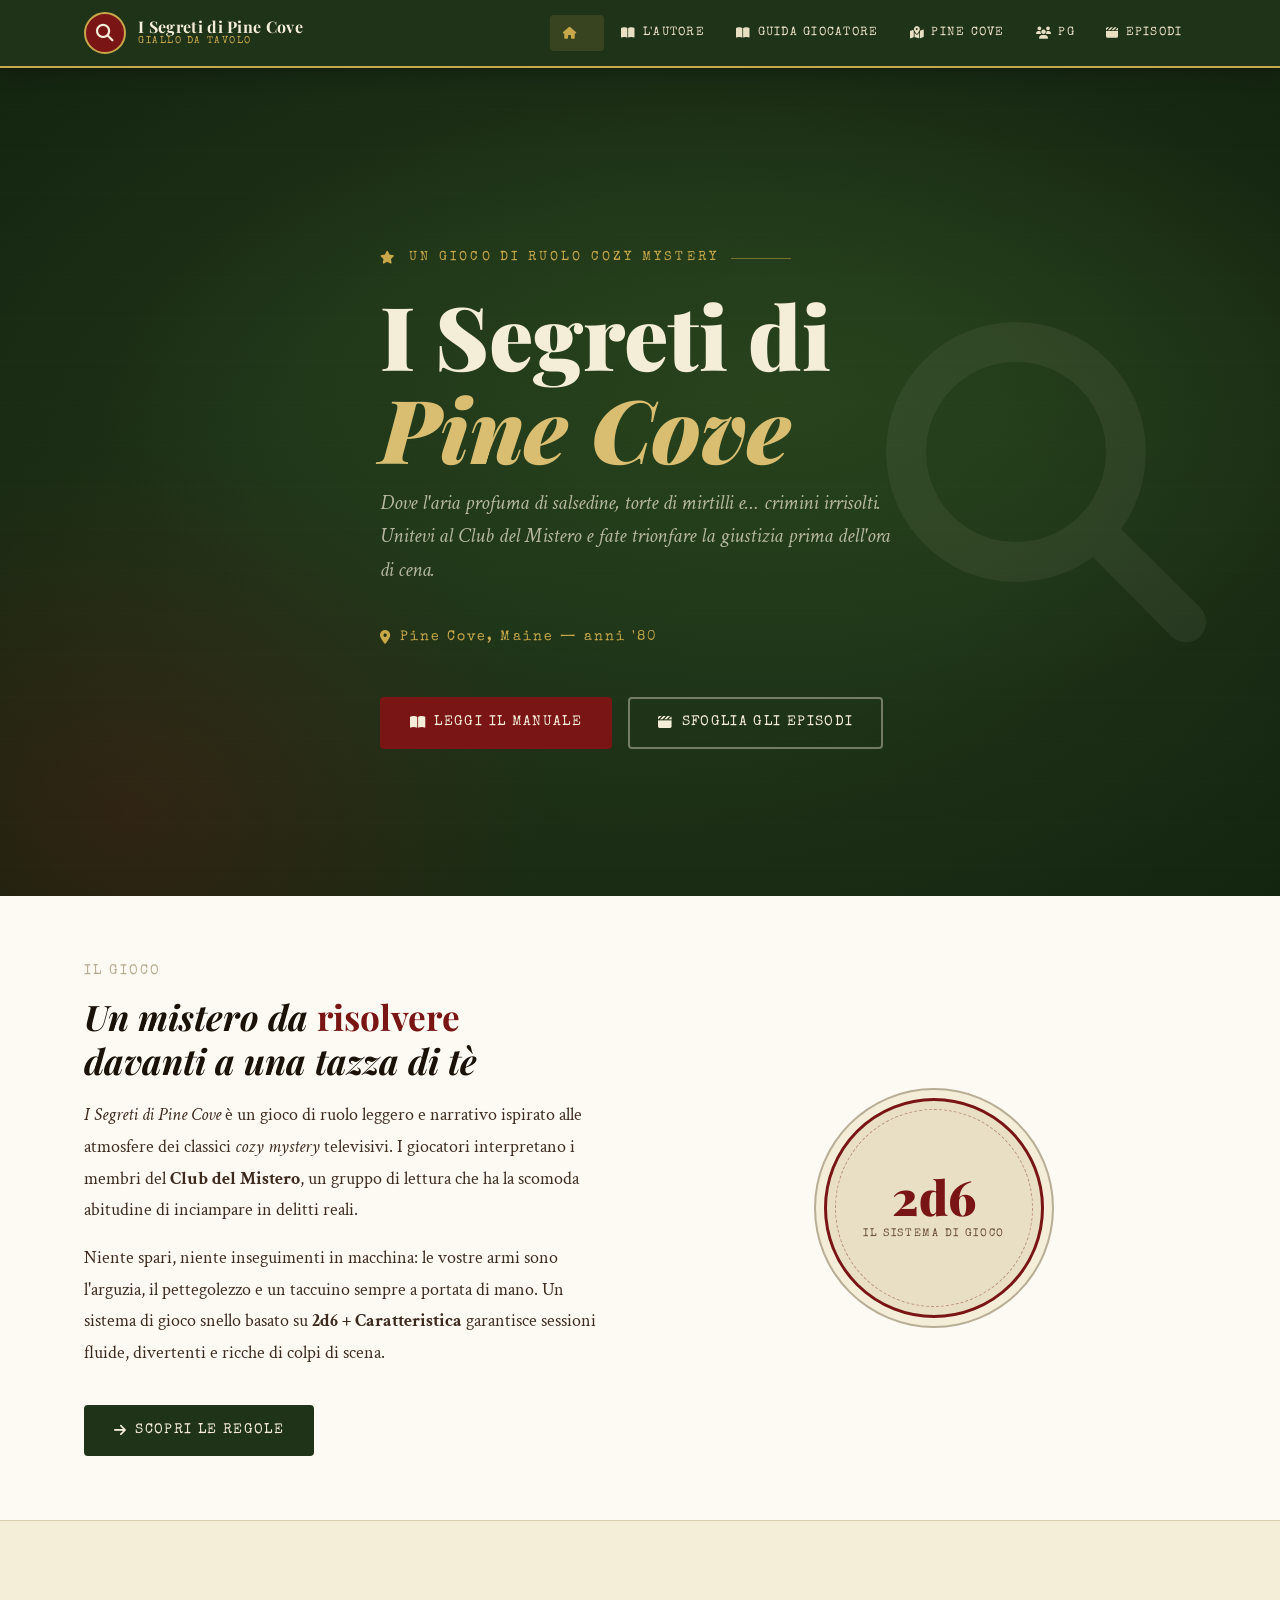
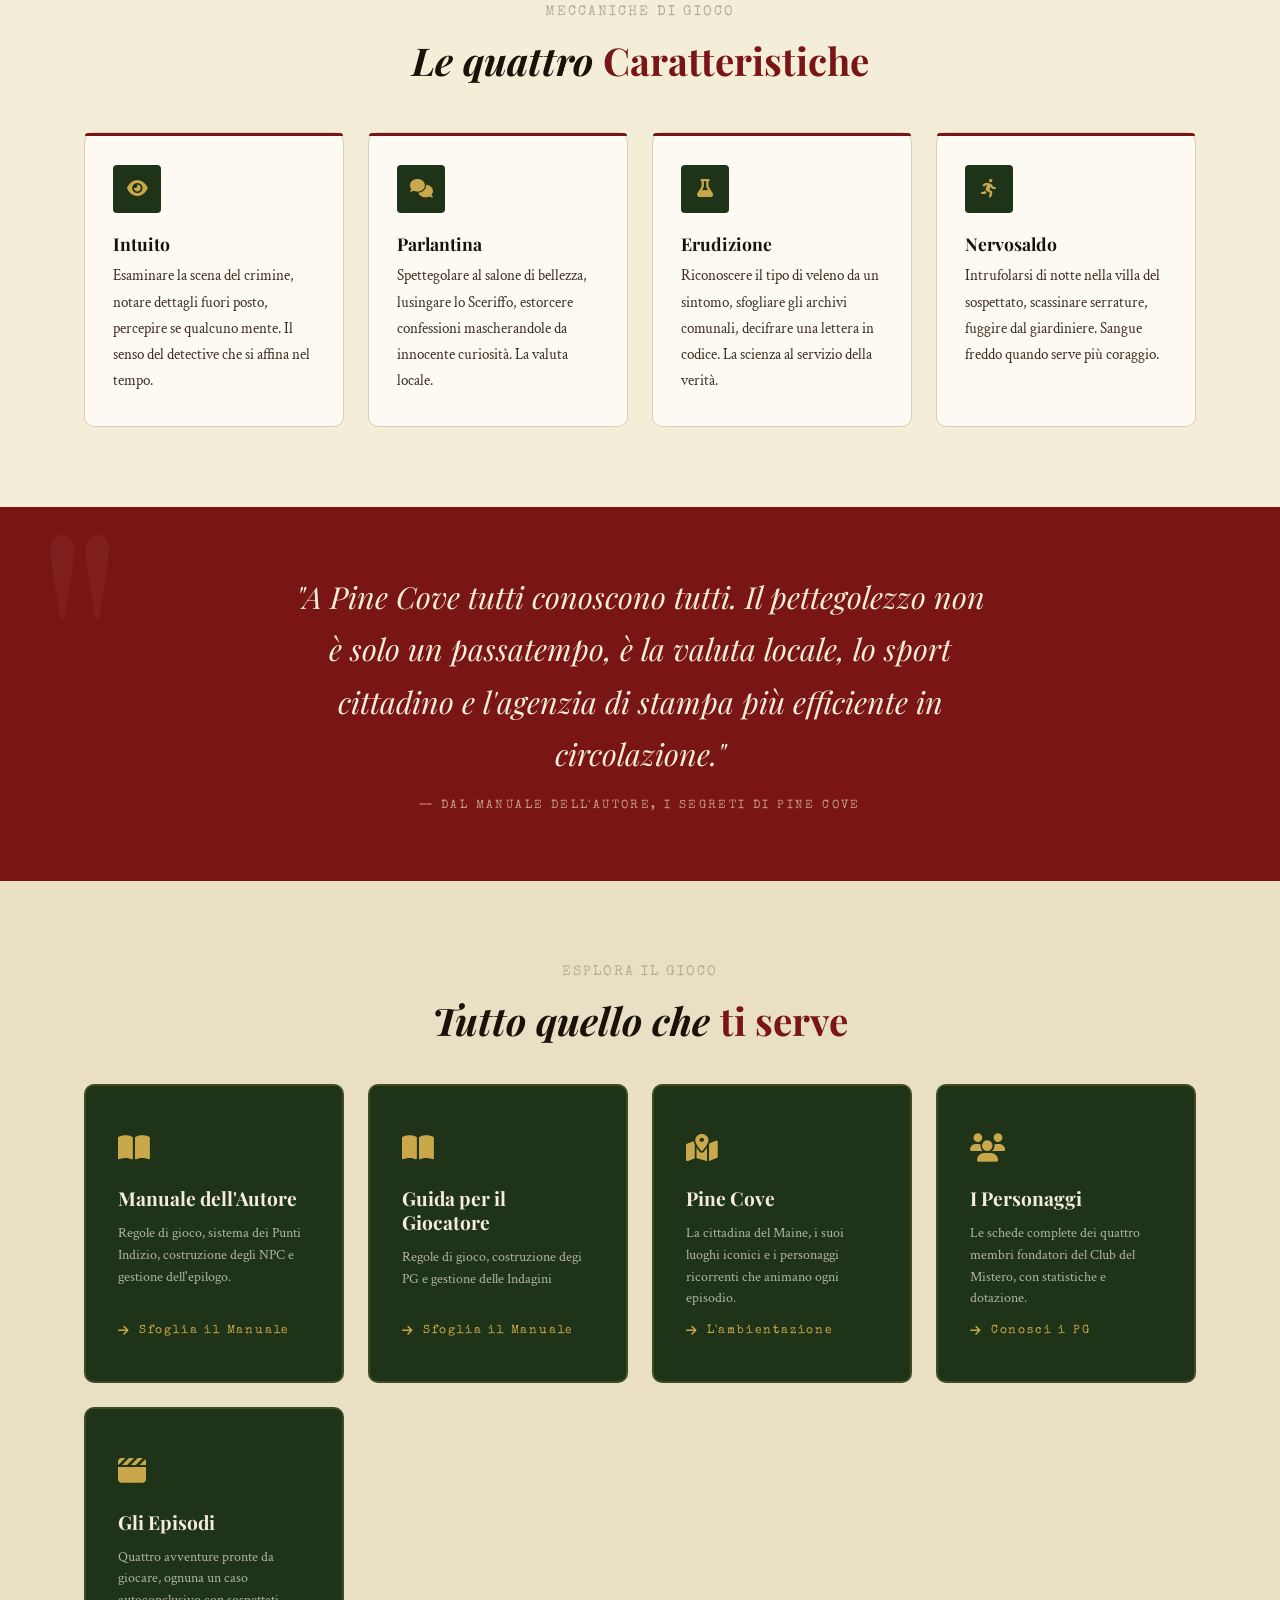
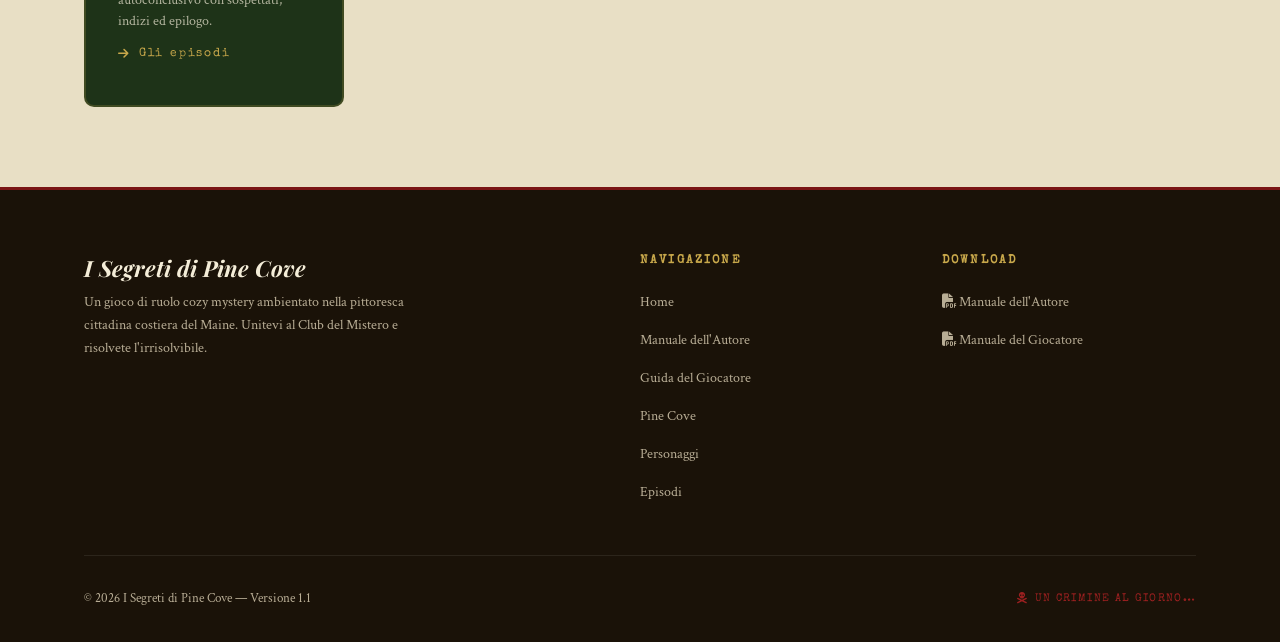
<file: index.html>
<!DOCTYPE html>
<html lang="it">
<head>
  <meta charset="UTF-8">
  <meta name="viewport" content="width=device-width, initial-scale=1.0">
  <title>I Segreti di Pine Cove — Gioco di Ruolo Cozy Mystery</title>
  <meta name="description" content="Benvenuti a Pine Cove, Maine. Un gioco di ruolo investigativo ispirato a La Signora in Giallo.">

  <!-- Favicon -->
  <link rel="icon" type="image/svg+xml" href="favicon.svg">
  <link rel="icon" type="image/png" sizes="32x32" href="favicon.png">
  <link rel="apple-touch-icon" sizes="180x180" href="apple-touch-icon.png">
  
  <link rel="stylesheet" href="css/stylesheet.css">
  <link rel="stylesheet" href="https://cdnjs.cloudflare.com/ajax/libs/font-awesome/6.5.1/css/all.min.css"
        integrity="sha512-DTOQO9RWCH3ppGqcWaEA1BIZOC6xxalwEsw9c2QQeAIftl+Vegovlnee1c9QX4TctnWMn13TZye+giMm8e2LwA=="
        crossorigin="anonymous" referrerpolicy="no-referrer" />
</head>
<body class="page-body">
  <header id="main-nav"></header>

  <!-- HERO -->
  <section class="hero">
    <div class="hero-bg"></div>
    <div class="hero-decor"><i class="fa-solid fa-magnifying-glass"></i></div>
    <div class="hero-content container">
      <div class="hero-eyebrow fade-up">
        <i class="fa-solid fa-star"></i>
        Un gioco di ruolo cozy mystery
      </div>
      <h1 class="hero-title fade-up fade-up-1">
        I Segreti di<br><em>Pine Cove</em>
      </h1>
      <p class="hero-subtitle fade-up fade-up-2">
        Dove l'aria profuma di salsedine, torte di mirtilli e… crimini irrisolti.
        Unitevi al Club del Mistero e fate trionfare la giustizia prima dell'ora di cena.
      </p>
      <div class="hero-location fade-up fade-up-3">
        <i class="fa-solid fa-location-dot"></i>
        Pine Cove, Maine — anni '80
      </div>
      <div class="hero-cta fade-up fade-up-4">
        <a href="autore.html" class="btn btn-primary">
          <i class="fa-solid fa-book-open"></i>
          Leggi il Manuale
        </a>
        <a href="episodi.html" class="btn btn-outline">
          <i class="fa-solid fa-clapperboard"></i>
          Sfoglia gli Episodi
        </a>
      </div>
    </div>
  </section>

  <!-- ABOUT -->
  <section class="about-strip">
    <div class="container">
      <div class="about-grid">
        <div class="about-text">
          <span class="section-subtitle">Il Gioco</span>
          <h2 class="section-title">Un mistero da <span>risolvere</span><br>davanti a una tazza di tè</h2>
          <p>
            <em>I Segreti di Pine Cove</em> è un gioco di ruolo leggero e narrativo ispirato alle atmosfere dei classici <em>cozy mystery</em> televisivi. I giocatori interpretano i membri del <strong>Club del Mistero</strong>, un gruppo di lettura che ha la scomoda abitudine di inciampare in delitti reali.
          </p>
          <p>
            Niente spari, niente inseguimenti in macchina: le vostre armi sono l'arguzia, il pettegolezzo e un taccuino sempre a portata di mano. Un sistema di gioco snello basato su <strong>2d6 + Caratteristica</strong> garantisce sessioni fluide, divertenti e ricche di colpi di scena.
          </p>
          <a href="autore.html" class="btn btn-pine" style="margin-top:1.25rem">
            <i class="fa-solid fa-arrow-right"></i>
            Scopri le Regole
          </a>
        </div>
        <div class="about-stamp">
          <div class="stamp-circle">
            <span class="stamp-num">2d6</span>
            <span class="stamp-label">Il Sistema di Gioco</span>
          </div>
        </div>
      </div>
    </div>
  </section>

  <!-- CARATTERISTICHE -->
  <section class="section-gap" style="background: var(--cream);">
    <div class="container">
      <div class="text-center" style="margin-bottom:1rem">
        <span class="section-subtitle">Meccaniche di Gioco</span>
        <h2 class="section-title">Le quattro <span>Caratteristiche</span></h2>
      </div>
      <div class="features-grid">
        <div class="feature-card">
          <div class="feature-icon"><i class="fa-solid fa-eye"></i></div>
          <h3>Intuito</h3>
          <p>Esaminare la scena del crimine, notare dettagli fuori posto, percepire se qualcuno mente. Il senso del detective che si affina nel tempo.</p>
        </div>
        <div class="feature-card">
          <div class="feature-icon"><i class="fa-solid fa-comments"></i></div>
          <h3>Parlantina</h3>
          <p>Spettegolare al salone di bellezza, lusingare lo Sceriffo, estorcere confessioni mascherandole da innocente curiosità. La valuta locale.</p>
        </div>
        <div class="feature-card">
          <div class="feature-icon"><i class="fa-solid fa-flask"></i></div>
          <h3>Erudizione</h3>
          <p>Riconoscere il tipo di veleno da un sintomo, sfogliare gli archivi comunali, decifrare una lettera in codice. La scienza al servizio della verità.</p>
        </div>
        <div class="feature-card">
          <div class="feature-icon"><i class="fa-solid fa-person-running"></i></div>
          <h3>Nervosaldo</h3>
          <p>Intrufolarsi di notte nella villa del sospettato, scassinare serrature, fuggire dal giardiniere. Sangue freddo quando serve più coraggio.</p>
        </div>
      </div>
    </div>
  </section>

  <!-- QUOTE -->
  <div class="quote-banner">
    <div class="container">
      <blockquote>
        "A Pine Cove tutti conoscono tutti. Il pettegolezzo non è solo un passatempo, è la valuta locale, lo sport cittadino e l'agenzia di stampa più efficiente in circolazione."
        <cite>— dal Manuale dell'Autore, I Segreti di Pine Cove</cite>
      </blockquote>
    </div>
  </div>

  <!-- HUB SEZIONI -->
  <section class="section-gap" style="background: var(--cream-dark);">
    <div class="container">
      <div class="text-center" style="margin-bottom:1rem">
        <span class="section-subtitle">Esplora il Gioco</span>
        <h2 class="section-title">Tutto quello che <span>ti serve</span></h2>
      </div>
      <div class="hub-grid">
        <a href="autore.html" class="hub-card">
          <div class="hub-card-icon"><i class="fa-solid fa-book-open"></i></div>
          <h3>Manuale dell'Autore</h3>
          <p>Regole di gioco, sistema dei Punti Indizio, costruzione degli NPC e gestione dell'epilogo.</p>
          <div class="hub-card-arrow"><i class="fa-solid fa-arrow-right"></i> Sfoglia il Manuale</div>
        </a>
        <a href="giocatore.html" class="hub-card">
          <div class="hub-card-icon"><i class="fa-solid fa-book-open"></i></div>
          <h3>Guida per il Giocatore</h3>
          <p>Regole di gioco, costruzione degi PG e gestione delle Indagini</p>
          <div class="hub-card-arrow"><i class="fa-solid fa-arrow-right"></i> Sfoglia il Manuale</div>
        </a>
        <a href="ambientazione.html" class="hub-card">
          <div class="hub-card-icon"><i class="fa-solid fa-map-location-dot"></i></div>
          <h3>Pine Cove</h3>
          <p>La cittadina del Maine, i suoi luoghi iconici e i personaggi ricorrenti che animano ogni episodio.</p>
          <div class="hub-card-arrow"><i class="fa-solid fa-arrow-right"></i> L'ambientazione</div>
        </a>
        <a href="personaggi.html" class="hub-card">
          <div class="hub-card-icon"><i class="fa-solid fa-users"></i></div>
          <h3>I Personaggi</h3>
          <p>Le schede complete dei quattro membri fondatori del Club del Mistero, con statistiche e dotazione.</p>
          <div class="hub-card-arrow"><i class="fa-solid fa-arrow-right"></i> Conosci i PG</div>
        </a>
        <a href="episodi.html" class="hub-card">
          <div class="hub-card-icon"><i class="fa-solid fa-clapperboard"></i></div>
          <h3>Gli Episodi</h3>
          <p>Quattro avventure pronte da giocare, ognuna un caso autoconclusivo con sospettati, indizi ed epilogo.</p>
          <div class="hub-card-arrow"><i class="fa-solid fa-arrow-right"></i> Gli episodi</div>
        </a>
      </div>
    </div>
  </section>

  <!-- FOOTER -->
  <footer id="main-footer"></footer>

  <script src="js/menu.js"></script>
  <script src="js/footer.js"></script>
</body>
</html>
</file>
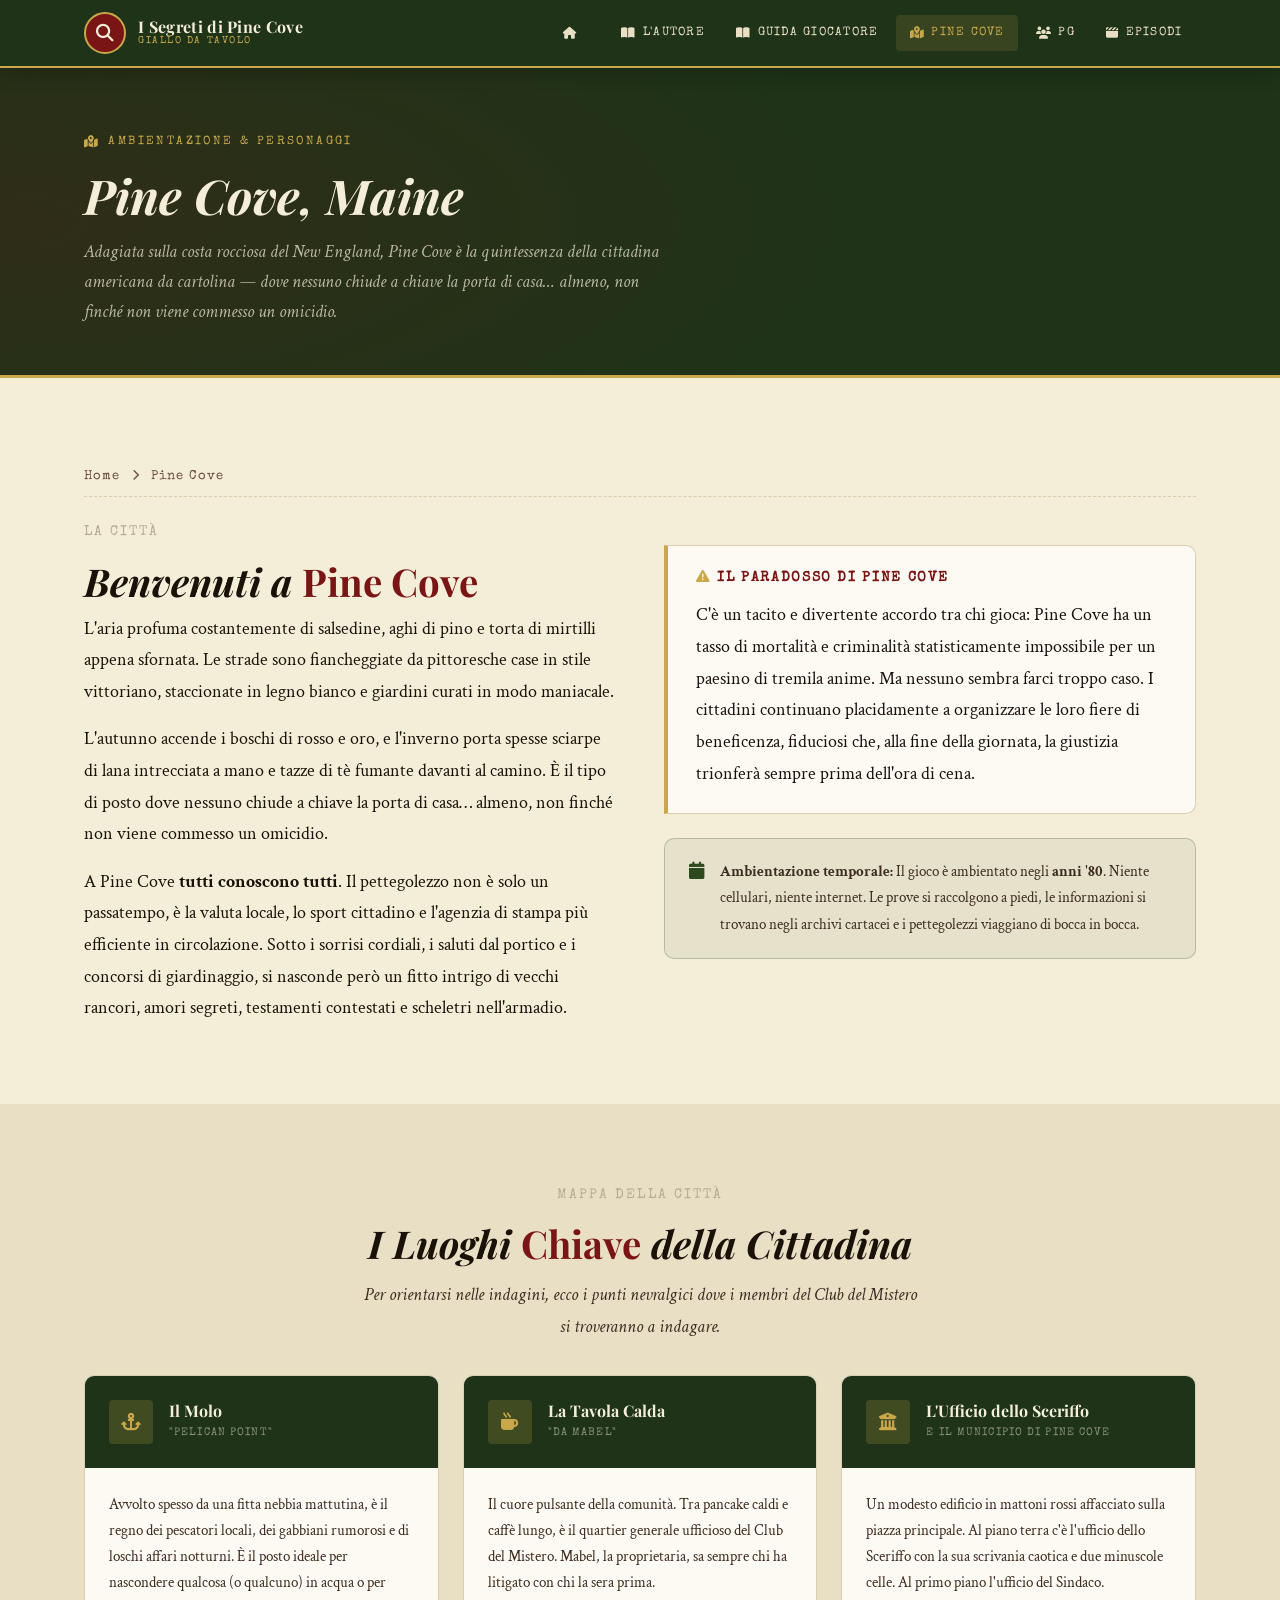
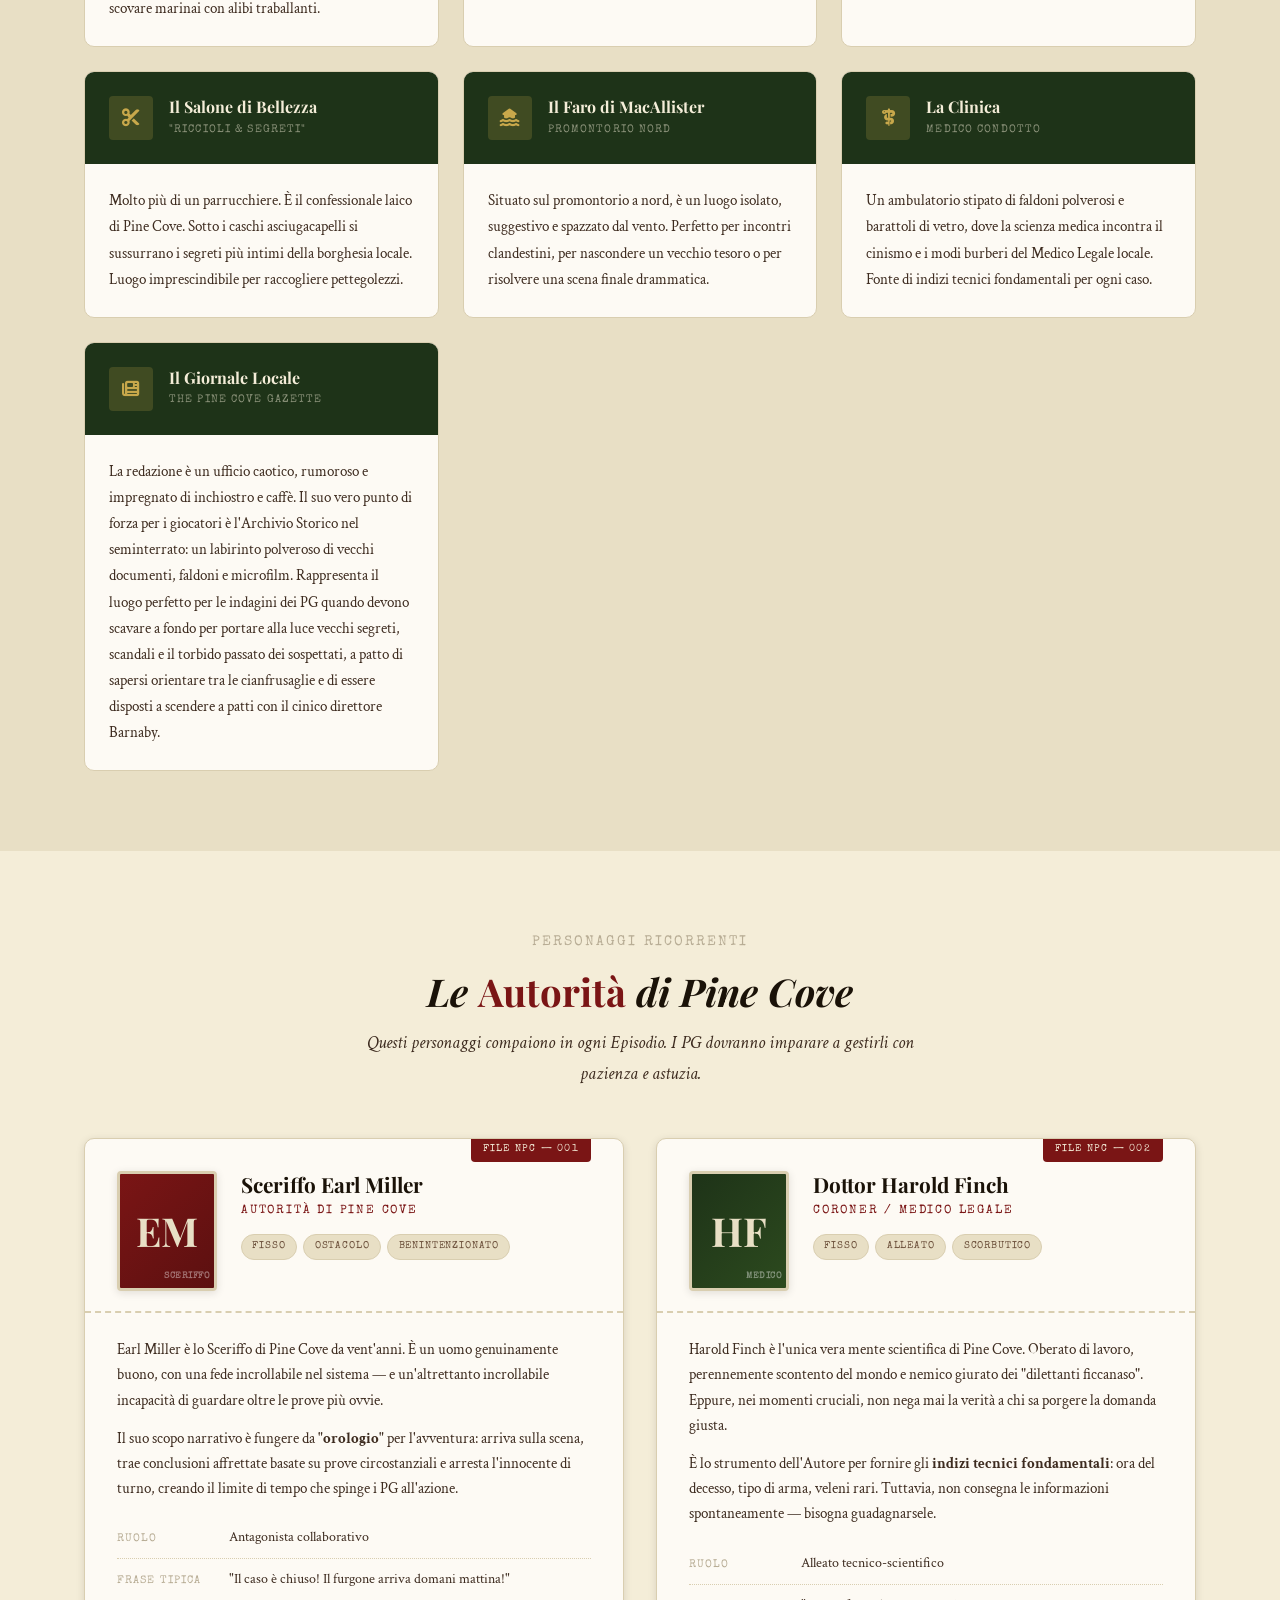
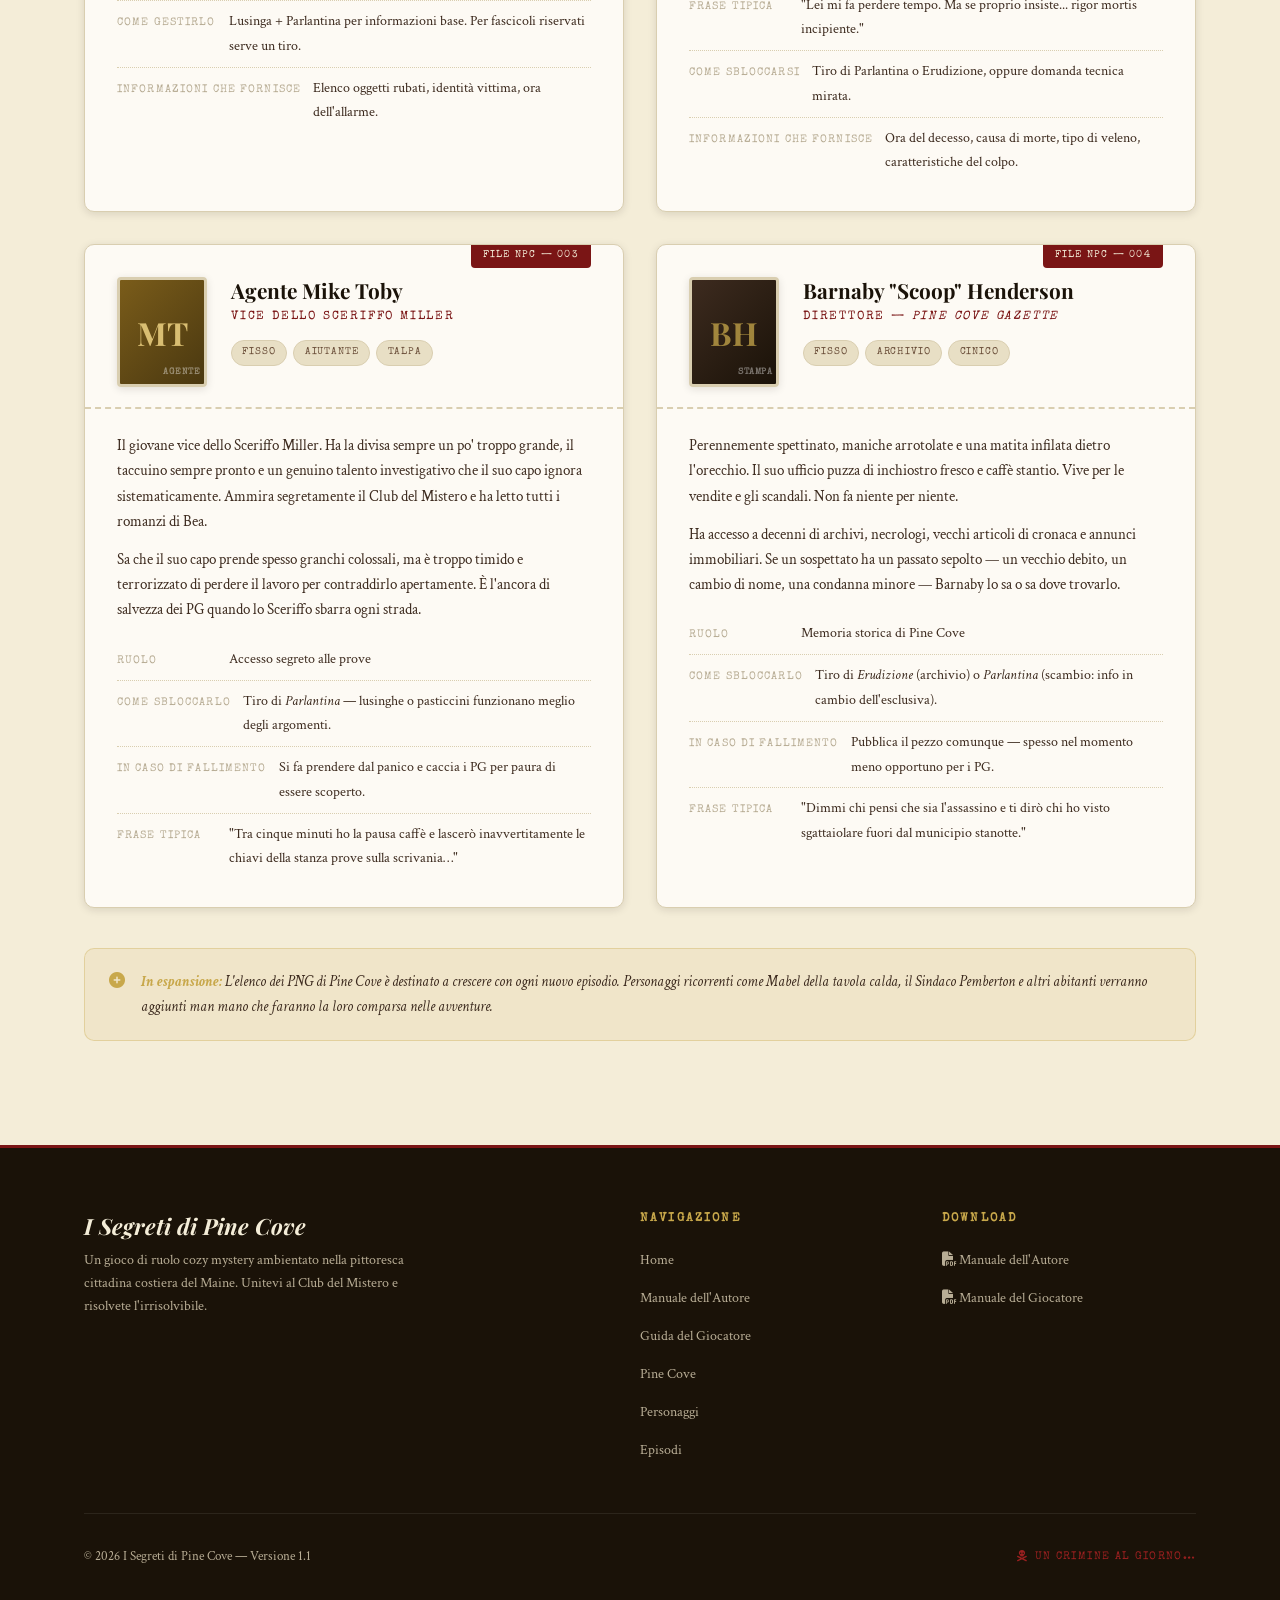
<file: ambientazione.html>
<!DOCTYPE html>
<html lang="it">
<head>
  <meta charset="UTF-8">
  <meta name="viewport" content="width=device-width, initial-scale=1.0">
  <title>Pine Cove — Ambientazione e Personaggi | I Segreti di Pine Cove</title>
  <meta name="description" content="Scopri Pine Cove, Maine: i suoi luoghi iconici, l'atmosfera unica e i personaggi ricorrenti che animano ogni episodio.">

  <!-- Favicon -->
  <link rel="icon" type="image/svg+xml" href="favicon.svg">
  <link rel="icon" type="image/png" sizes="32x32" href="favicon.png">
  <link rel="apple-touch-icon" sizes="180x180" href="apple-touch-icon.png">
  
  <link rel="stylesheet" href="css/stylesheet.css">
  <link rel="stylesheet" href="https://cdnjs.cloudflare.com/ajax/libs/font-awesome/6.5.1/css/all.min.css"
        integrity="sha512-DTOQO9RWCH3ppGqcWaEA1BIZOC6xxalwEsw9c2QQeAIftl+Vegovlnee1c9QX4TctnWMn13TZye+giMm8e2LwA=="
        crossorigin="anonymous" referrerpolicy="no-referrer" />
</head>
<body class="page-body">
  <header id="main-nav"></header>

  <!-- PAGE HERO -->
  <div class="page-hero">
    <div class="container">
      <div class="page-hero-eyebrow"><i class="fa-solid fa-map-location-dot"></i> Ambientazione & Personaggi</div>
      <h1><em>Pine Cove</em>, Maine</h1>
      <p>Adagiata sulla costa rocciosa del New England, Pine Cove è la quintessenza della cittadina americana da cartolina — dove nessuno chiude a chiave la porta di casa… almeno, non finché non viene commesso un omicidio.</p>
    </div>
  </div>

  <!-- DESCRIZIONE AMBIENTAZIONE -->
  <section class="section-gap" style="background:var(--cream);">
    <div class="container">
      <div class="breadcrumb">
        <a href="index.html">Home</a>
        <i class="fa-solid fa-chevron-right"></i>
        Pine Cove
      </div>

      <div style="display:grid;grid-template-columns:1fr 1fr;gap:3rem;align-items:start" class="about-grid">
        <div>
          <span class="section-subtitle">La Città</span>
          <h2 class="section-title">Benvenuti a <span>Pine Cove</span></h2>
          <p>
            L'aria profuma costantemente di salsedine, aghi di pino e torta di mirtilli appena sfornata. Le strade sono fiancheggiate da pittoresche case in stile vittoriano, staccionate in legno bianco e giardini curati in modo maniacale.
          </p>
          <p>
            L'autunno accende i boschi di rosso e oro, e l'inverno porta spesse sciarpe di lana intrecciata a mano e tazze di tè fumante davanti al camino. È il tipo di posto dove nessuno chiude a chiave la porta di casa… almeno, non finché non viene commesso un omicidio.
          </p>
          <p>
            A Pine Cove <strong>tutti conoscono tutti</strong>. Il pettegolezzo non è solo un passatempo, è la valuta locale, lo sport cittadino e l'agenzia di stampa più efficiente in circolazione. Sotto i sorrisi cordiali, i saluti dal portico e i concorsi di giardinaggio, si nasconde però un fitto intrigo di vecchi rancori, amori segreti, testamenti contestati e scheletri nell'armadio.
          </p>
        </div>
        <div>
          <div class="rule-box" style="border-left-color:var(--gold)">
            <h4><i class="fa-solid fa-triangle-exclamation" style="color:var(--gold)"></i> Il Paradosso di Pine Cove</h4>
            <p>C'è un tacito e divertente accordo tra chi gioca: Pine Cove ha un tasso di mortalità e criminalità statisticamente impossibile per un paesino di tremila anime. Ma nessuno sembra farci troppo caso. I cittadini continuano placidamente a organizzare le loro fiere di beneficenza, fiduciosi che, alla fine della giornata, la giustizia trionferà sempre prima dell'ora di cena.</p>
          </div>
          <div class="tip-box" style="margin-top:1rem">
            <i class="fa-solid fa-calendar"></i>
            <p><strong>Ambientazione temporale:</strong> Il gioco è ambientato negli <strong>anni '80</strong>. Niente cellulari, niente internet. Le prove si raccolgono a piedi, le informazioni si trovano negli archivi cartacei e i pettegolezzi viaggiano di bocca in bocca.</p>
          </div>
        </div>
      </div>
    </div>
  </section>

  <!-- LUOGHI -->
  <section class="section-gap" style="background:var(--cream-dark);">
    <div class="container">
      <div class="text-center" style="margin-bottom:.5rem">
        <span class="section-subtitle">Mappa della Città</span>
        <h2 class="section-title">I Luoghi <span>Chiave</span> della Cittadina</h2>
        <p style="max-width:560px;margin:.75rem auto 0;color:var(--ink-mid);font-style:italic;">Per orientarsi nelle indagini, ecco i punti nevralgici dove i membri del Club del Mistero si troveranno a indagare.</p>
      </div>
      <div class="locations-grid">

        <div class="location-card">
          <div class="location-card-header">
            <i class="fa-solid fa-anchor"></i>
            <div>
              <h3>Il Molo</h3>
              <span>"Pelican Point"</span>
            </div>
          </div>
          <div class="location-card-body">
            <p>Avvolto spesso da una fitta nebbia mattutina, è il regno dei pescatori locali, dei gabbiani rumorosi e di loschi affari notturni. È il posto ideale per nascondere qualcosa (o qualcuno) in acqua o per scovare marinai con alibi traballanti.</p>
          </div>
        </div>

        <div class="location-card">
          <div class="location-card-header">
            <i class="fa-solid fa-mug-hot"></i>
            <div>
              <h3>La Tavola Calda</h3>
              <span>"Da Mabel"</span>
            </div>
          </div>
          <div class="location-card-body">
            <p>Il cuore pulsante della comunità. Tra pancake caldi e caffè lungo, è il quartier generale ufficioso del Club del Mistero. Mabel, la proprietaria, sa sempre chi ha litigato con chi la sera prima.</p>
          </div>
        </div>

        <div class="location-card">
          <div class="location-card-header">
            <i class="fa-solid fa-building-columns"></i>
            <div>
              <h3>L'Ufficio dello Sceriffo</h3>
              <span>e il Municipio di Pine Cove</span>
            </div>
          </div>
          <div class="location-card-body">
            <p>Un modesto edificio in mattoni rossi affacciato sulla piazza principale. Al piano terra c'è l'ufficio dello Sceriffo con la sua scrivania caotica e due minuscole celle. Al primo piano l'ufficio del Sindaco.</p>
          </div>
        </div>

        <div class="location-card">
          <div class="location-card-header">
            <i class="fa-solid fa-scissors"></i>
            <div>
              <h3>Il Salone di Bellezza</h3>
              <span>"Riccioli &amp; Segreti"</span>
            </div>
          </div>
          <div class="location-card-body">
            <p>Molto più di un parrucchiere. È il confessionale laico di Pine Cove. Sotto i caschi asciugacapelli si sussurrano i segreti più intimi della borghesia locale. Luogo imprescindibile per raccogliere pettegolezzi.</p>
          </div>
        </div>

        <div class="location-card">
          <div class="location-card-header">
            <i class="fa-solid fa-house-flood-water"></i>
            <div>
              <h3>Il Faro di MacAllister</h3>
              <span>Promontorio Nord</span>
            </div>
          </div>
          <div class="location-card-body">
            <p>Situato sul promontorio a nord, è un luogo isolato, suggestivo e spazzato dal vento. Perfetto per incontri clandestini, per nascondere un vecchio tesoro o per risolvere una scena finale drammatica.</p>
          </div>
        </div>

        <div class="location-card">
          <div class="location-card-header">
            <i class="fa-solid fa-staff-snake"></i>
            <div>
              <h3>La Clinica</h3>
              <span>Medico Condotto</span>
            </div>
          </div>
          <div class="location-card-body">
            <p>Un ambulatorio stipato di faldoni polverosi e barattoli di vetro, dove la scienza medica incontra il cinismo e i modi burberi del Medico Legale locale. Fonte di indizi tecnici fondamentali per ogni caso.</p>
          </div>
        </div>

        <div class="location-card">
          <div class="location-card-header">
            <i class="fa-solid fa-newspaper"></i>
            <div>
              <h3>Il Giornale Locale</h3>
              <span>The Pine Cove Gazette</span>
            </div>
          </div>
          <div class="location-card-body">
            <p>La redazione è un ufficio caotico, rumoroso e impregnato di inchiostro e caffè. Il suo vero punto di forza per i giocatori è l'Archivio Storico nel seminterrato: un labirinto polveroso di vecchi documenti, faldoni e microfilm. Rappresenta il luogo perfetto per le indagini dei PG quando devono scavare a fondo per portare alla luce vecchi segreti, scandali e il torbido passato dei sospettati, a patto di sapersi orientare tra le cianfrusaglie e di essere disposti a scendere a patti con il cinico direttore Barnaby.</p>
          </div>
        </div>

      </div>
    </div>
  </section>

  <!-- NPC RICORRENTI -->
  <section class="section-gap" style="background:var(--cream);">
    <div class="container">
      <div class="text-center" style="margin-bottom:.5rem">
        <span class="section-subtitle">Personaggi Ricorrenti</span>
        <h2 class="section-title">Le <span>Autorità</span> di Pine Cove</h2>
        <p style="max-width:560px;margin:.75rem auto 0;color:var(--ink-mid);font-style:italic;">Questi personaggi compaiono in ogni Episodio. I PG dovranno imparare a gestirli con pazienza e astuzia.</p>
      </div>

      <div class="archive-grid" style="margin-top:3rem">

        <!-- SCERIFFO -->
        <div class="archive-card" data-file="FILE NPC — 001">
          <div class="archive-card-top">
            <div class="archive-portrait blood-bg">
              EM
              <span class="portrait-stamp">SCERIFFO</span>
            </div>
            <div class="archive-meta">
              <h3>Sceriffo Earl Miller</h3>
              <div class="archive-role">Autorità di Pine Cove</div>
              <div class="archive-tags">
                <span class="tag">Fisso</span>
                <span class="tag">Ostacolo</span>
                <span class="tag">Benintenzionato</span>
              </div>
            </div>
          </div>
          <div class="archive-card-body">
            <p>Earl Miller è lo Sceriffo di Pine Cove da vent'anni. È un uomo genuinamente buono, con una fede incrollabile nel sistema — e un'altrettanto incrollabile incapacità di guardare oltre le prove più ovvie.</p>
            <p>Il suo scopo narrativo è fungere da <strong>"orologio"</strong> per l'avventura: arriva sulla scena, trae conclusioni affrettate basate su prove circostanziali e arresta l'innocente di turno, creando il limite di tempo che spinge i PG all'azione.</p>
            <div class="detail-rows">
              <div class="detail-row">
                <span class="detail-label">Ruolo</span>
                <span class="detail-val">Antagonista collaborativo</span>
              </div>
              <div class="detail-row">
                <span class="detail-label">Frase tipica</span>
                <span class="detail-val">"Il caso è chiuso! Il furgone arriva domani mattina!"</span>
              </div>
              <div class="detail-row">
                <span class="detail-label">Come gestirlo</span>
                <span class="detail-val">Lusinga + Parlantina per informazioni base. Per fascicoli riservati serve un tiro.</span>
              </div>
              <div class="detail-row">
                <span class="detail-label">Informazioni che fornisce</span>
                <span class="detail-val">Elenco oggetti rubati, identità vittima, ora dell'allarme.</span>
              </div>
            </div>
          </div>
        </div>

        <!-- CORONER -->
        <div class="archive-card" data-file="FILE NPC — 002">
          <div class="archive-card-top">
            <div class="archive-portrait pine-bg">
              HF
              <span class="portrait-stamp">MEDICO</span>
            </div>
            <div class="archive-meta">
              <h3>Dottor Harold Finch</h3>
              <div class="archive-role">Coroner / Medico Legale</div>
              <div class="archive-tags">
                <span class="tag">Fisso</span>
                <span class="tag">Alleato</span>
                <span class="tag">Scorbutico</span>
              </div>
            </div>
          </div>
          <div class="archive-card-body">
            <p>Harold Finch è l'unica vera mente scientifica di Pine Cove. Oberato di lavoro, perennemente scontento del mondo e nemico giurato dei "dilettanti ficcanaso". Eppure, nei momenti cruciali, non nega mai la verità a chi sa porgere la domanda giusta.</p>
            <p>È lo strumento dell'Autore per fornire gli <strong>indizi tecnici fondamentali</strong>: ora del decesso, tipo di arma, veleni rari. Tuttavia, non consegna le informazioni spontaneamente — bisogna guadagnarsele.</p>
            <div class="detail-rows">
              <div class="detail-row">
                <span class="detail-label">Ruolo</span>
                <span class="detail-val">Alleato tecnico-scientifico</span>
              </div>
              <div class="detail-row">
                <span class="detail-label">Frase tipica</span>
                <span class="detail-val">"Lei mi fa perdere tempo. Ma se proprio insiste... rigor mortis incipiente."</span>
              </div>
              <div class="detail-row">
                <span class="detail-label">Come sbloccarsi</span>
                <span class="detail-val">Tiro di Parlantina o Erudizione, oppure domanda tecnica mirata.</span>
              </div>
              <div class="detail-row">
                <span class="detail-label">Informazioni che fornisce</span>
                <span class="detail-val">Ora del decesso, causa di morte, tipo di veleno, caratteristiche del colpo.</span>
              </div>
            </div>
          </div>
        </div>

        <!-- AGENTE TOBY -->
        <div class="archive-card" data-file="FILE NPC — 003">
          <div class="archive-card-top">
            <div class="archive-portrait gold-bg" style="width:90px;height:110px;font-size:2rem">
              MT
              <span class="portrait-stamp">AGENTE</span>
            </div>
            <div class="archive-meta">
              <h3>Agente Mike Toby</h3>
              <div class="archive-role">Vice dello Sceriffo Miller</div>
              <div class="archive-tags">
                <span class="tag">Fisso</span>
                <span class="tag">Aiutante</span>
                <span class="tag">Talpa</span>
              </div>
            </div>
          </div>
          <div class="archive-card-body">
            <p>Il giovane vice dello Sceriffo Miller. Ha la divisa sempre un po' troppo grande, il taccuino sempre pronto e un genuino talento investigativo che il suo capo ignora sistematicamente. Ammira segretamente il Club del Mistero e ha letto tutti i romanzi di Bea.</p>
            <p>Sa che il suo capo prende spesso granchi colossali, ma è troppo timido e terrorizzato di perdere il lavoro per contraddirlo apertamente. È l'ancora di salvezza dei PG quando lo Sceriffo sbarra ogni strada.</p>
            <div class="detail-rows">
              <div class="detail-row">
                <span class="detail-label">Ruolo</span>
                <span class="detail-val">Accesso segreto alle prove</span>
              </div>
              <div class="detail-row">
                <span class="detail-label">Come sbloccarlo</span>
                <span class="detail-val">Tiro di <em>Parlantina</em> — lusinghe o pasticcini funzionano meglio degli argomenti.</span>
              </div>
              <div class="detail-row">
                <span class="detail-label">In caso di fallimento</span>
                <span class="detail-val">Si fa prendere dal panico e caccia i PG per paura di essere scoperto.</span>
              </div>
              <div class="detail-row">
                <span class="detail-label">Frase tipica</span>
                <span class="detail-val">"Tra cinque minuti ho la pausa caffè e lascerò inavvertitamente le chiavi della stanza prove sulla scrivania…"</span>
              </div>
            </div>
          </div>
        </div>

        <!-- BARNABY "SCOOP" HENDERSON -->
        <div class="archive-card" data-file="FILE NPC — 004">
          <div class="archive-card-top">
            <div class="archive-portrait" style="width:90px;height:110px;font-size:2rem;background:linear-gradient(135deg,#3D2B1F,#1A1208);color:rgba(200,168,75,.75)">
              BH
              <span class="portrait-stamp">STAMPA</span>
            </div>
            <div class="archive-meta">
              <h3>Barnaby "Scoop" Henderson</h3>
              <div class="archive-role">Direttore — <em>Pine Cove Gazette</em></div>
              <div class="archive-tags">
                <span class="tag">Fisso</span>
                <span class="tag">Archivio</span>
                <span class="tag">Cinico</span>
              </div>
            </div>
          </div>
          <div class="archive-card-body">
            <p>Perennemente spettinato, maniche arrotolate e una matita infilata dietro l'orecchio. Il suo ufficio puzza di inchiostro fresco e caffè stantio. Vive per le vendite e gli scandali. Non fa niente per niente.</p>
            <p>Ha accesso a decenni di archivi, necrologi, vecchi articoli di cronaca e annunci immobiliari. Se un sospettato ha un passato sepolto — un vecchio debito, un cambio di nome, una condanna minore — Barnaby lo sa o sa dove trovarlo.</p>
            <div class="detail-rows">
              <div class="detail-row">
                <span class="detail-label">Ruolo</span>
                <span class="detail-val">Memoria storica di Pine Cove</span>
              </div>
              <div class="detail-row">
                <span class="detail-label">Come sbloccarlo</span>
                <span class="detail-val">Tiro di <em>Erudizione</em> (archivio) o <em>Parlantina</em> (scambio: info in cambio dell'esclusiva).</span>
              </div>
              <div class="detail-row">
                <span class="detail-label">In caso di fallimento</span>
                <span class="detail-val">Pubblica il pezzo comunque — spesso nel momento meno opportuno per i PG.</span>
              </div>
              <div class="detail-row">
                <span class="detail-label">Frase tipica</span>
                <span class="detail-val">"Dimmi chi pensi che sia l'assassino e ti dirò chi ho visto sgattaiolare fuori dal municipio stanotte."</span>
              </div>
            </div>
          </div>
        </div>

      </div> <!-- chiusura NPS /.archive-grid -->

      <div class="nota-autore" style="margin-top:2.5rem">
        <i class="fa-solid fa-plus-circle"></i>
        <p><strong>In espansione:</strong> L'elenco dei PNG di Pine Cove è destinato a crescere con ogni nuovo episodio. Personaggi ricorrenti come <em>Mabel della tavola calda</em>, il <em>Sindaco Pemberton</em> e altri abitanti verranno aggiunti man mano che faranno la loro comparsa nelle avventure.</p>
      </div>
    </div>
  </section>

  <!-- FOOTER -->
  <footer id="main-footer"></footer>

  <script src="js/menu.js"></script>
  <script src="js/footer.js"></script>
</body>
</html>
</file>
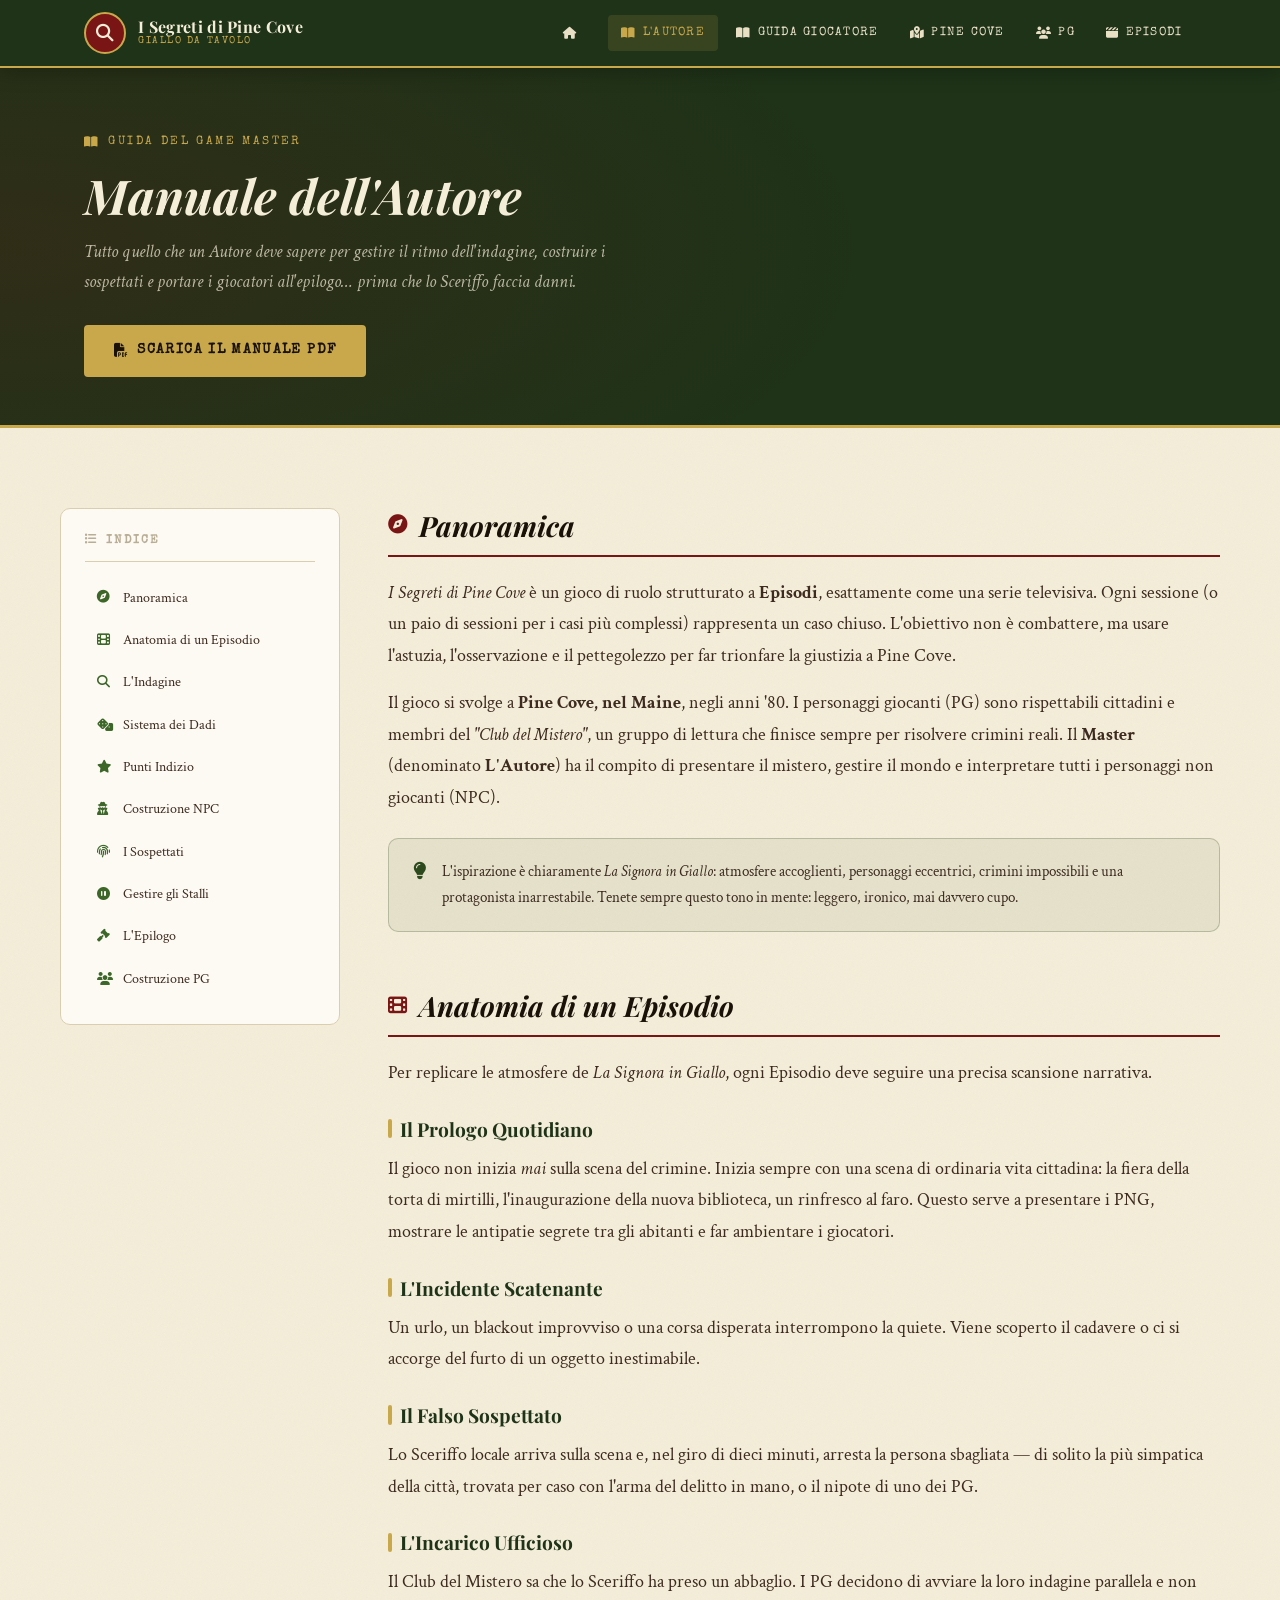
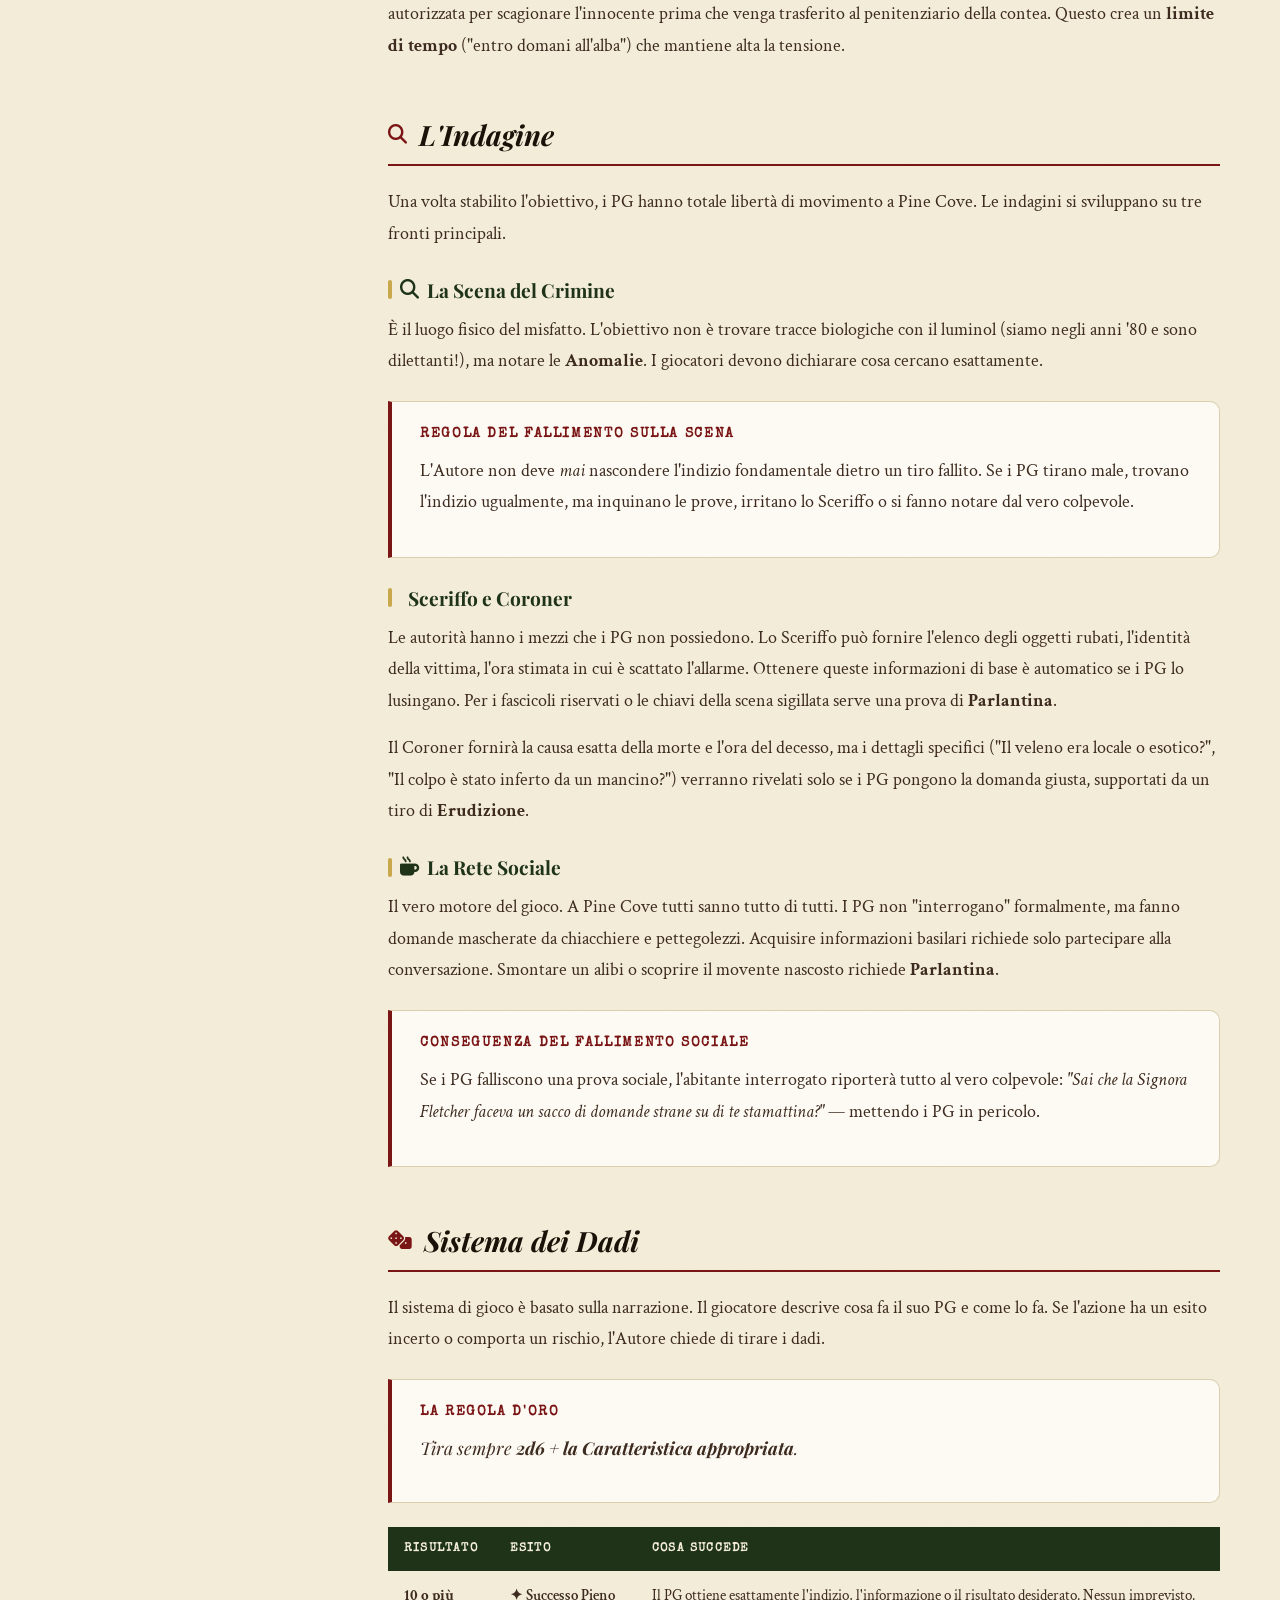
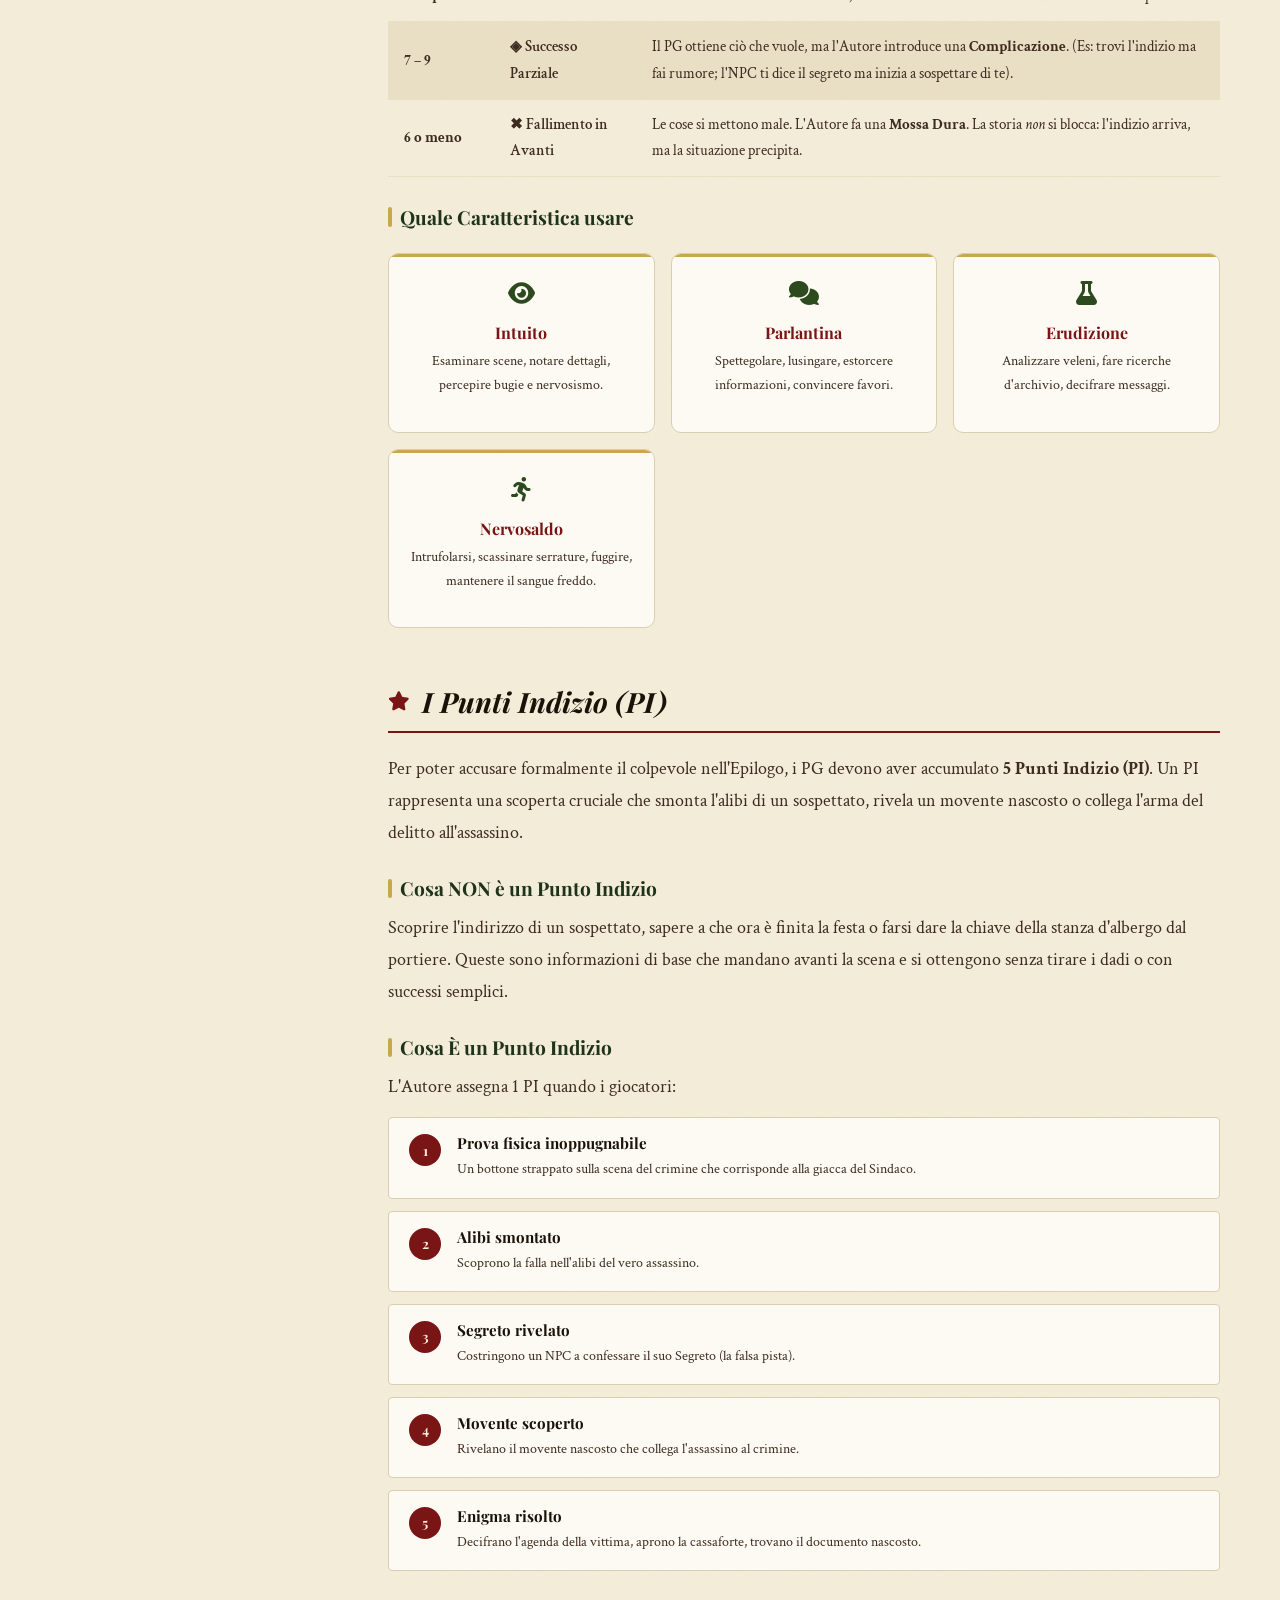
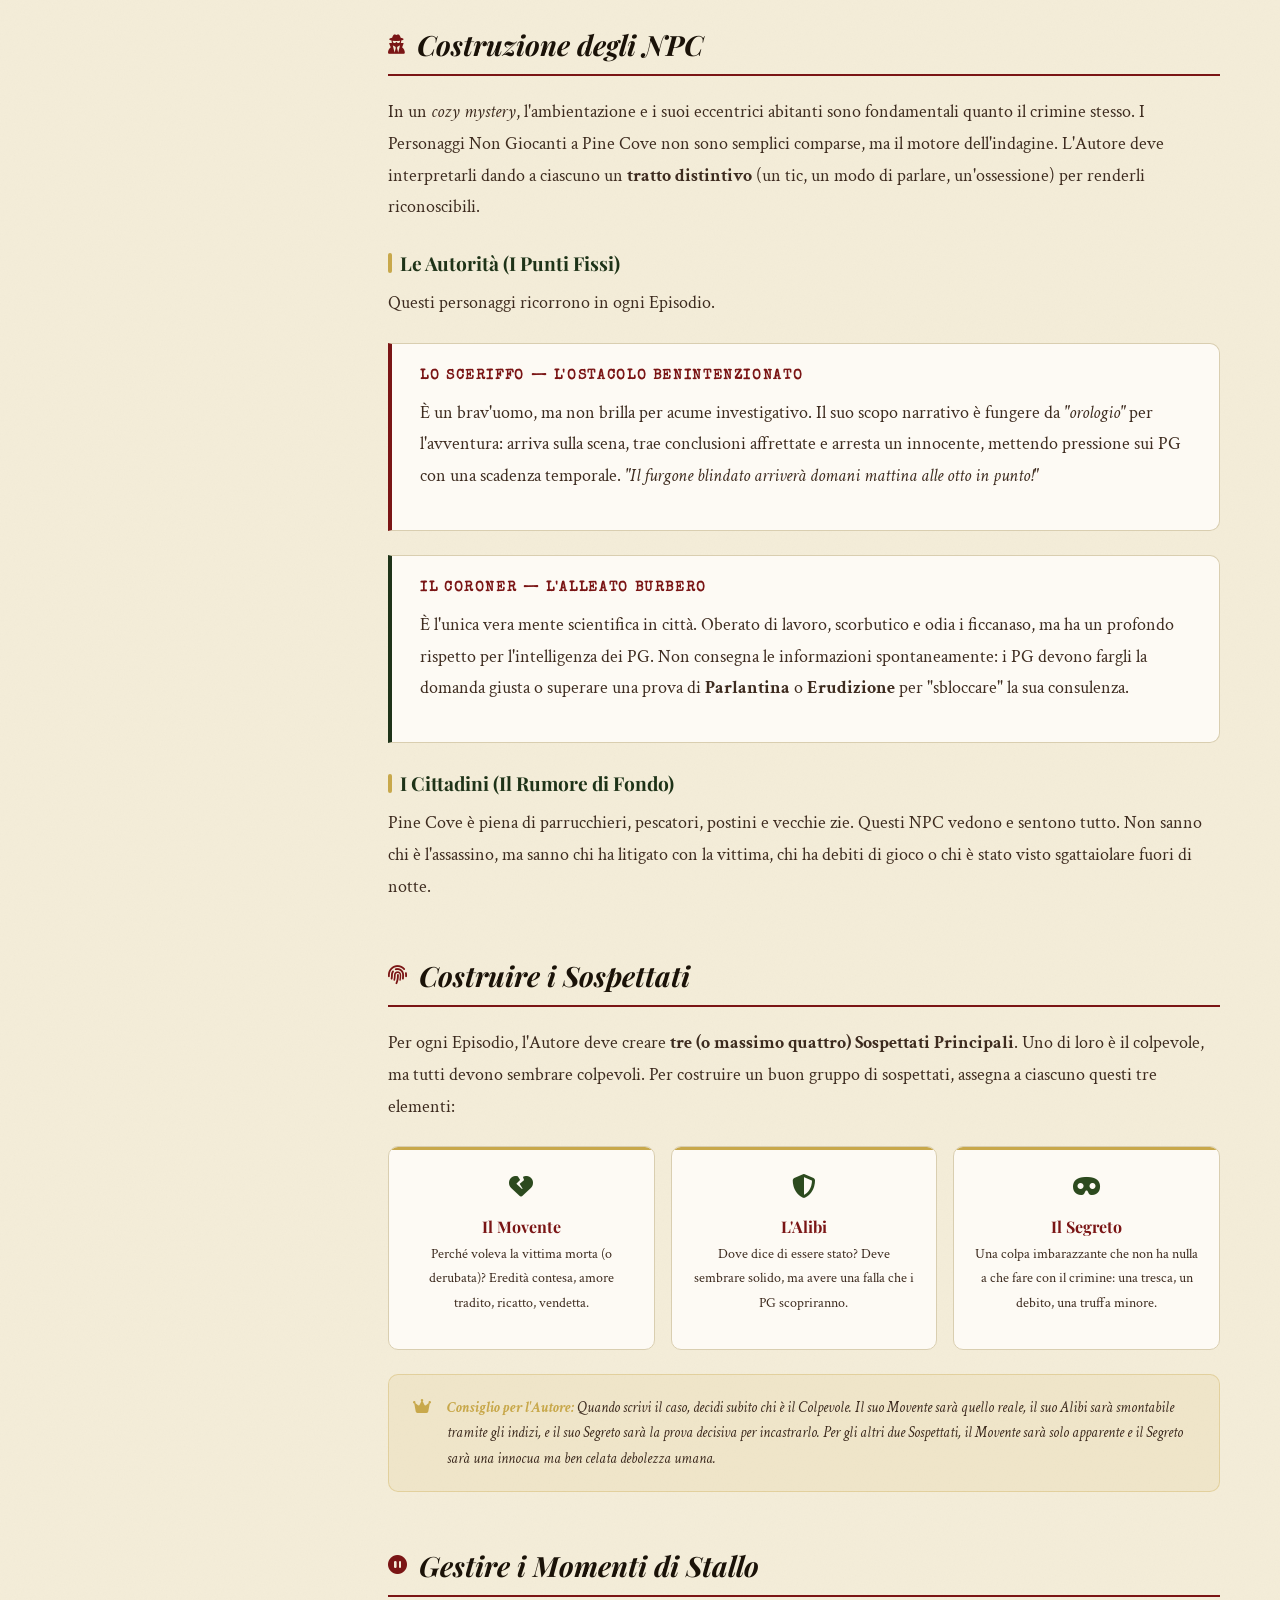
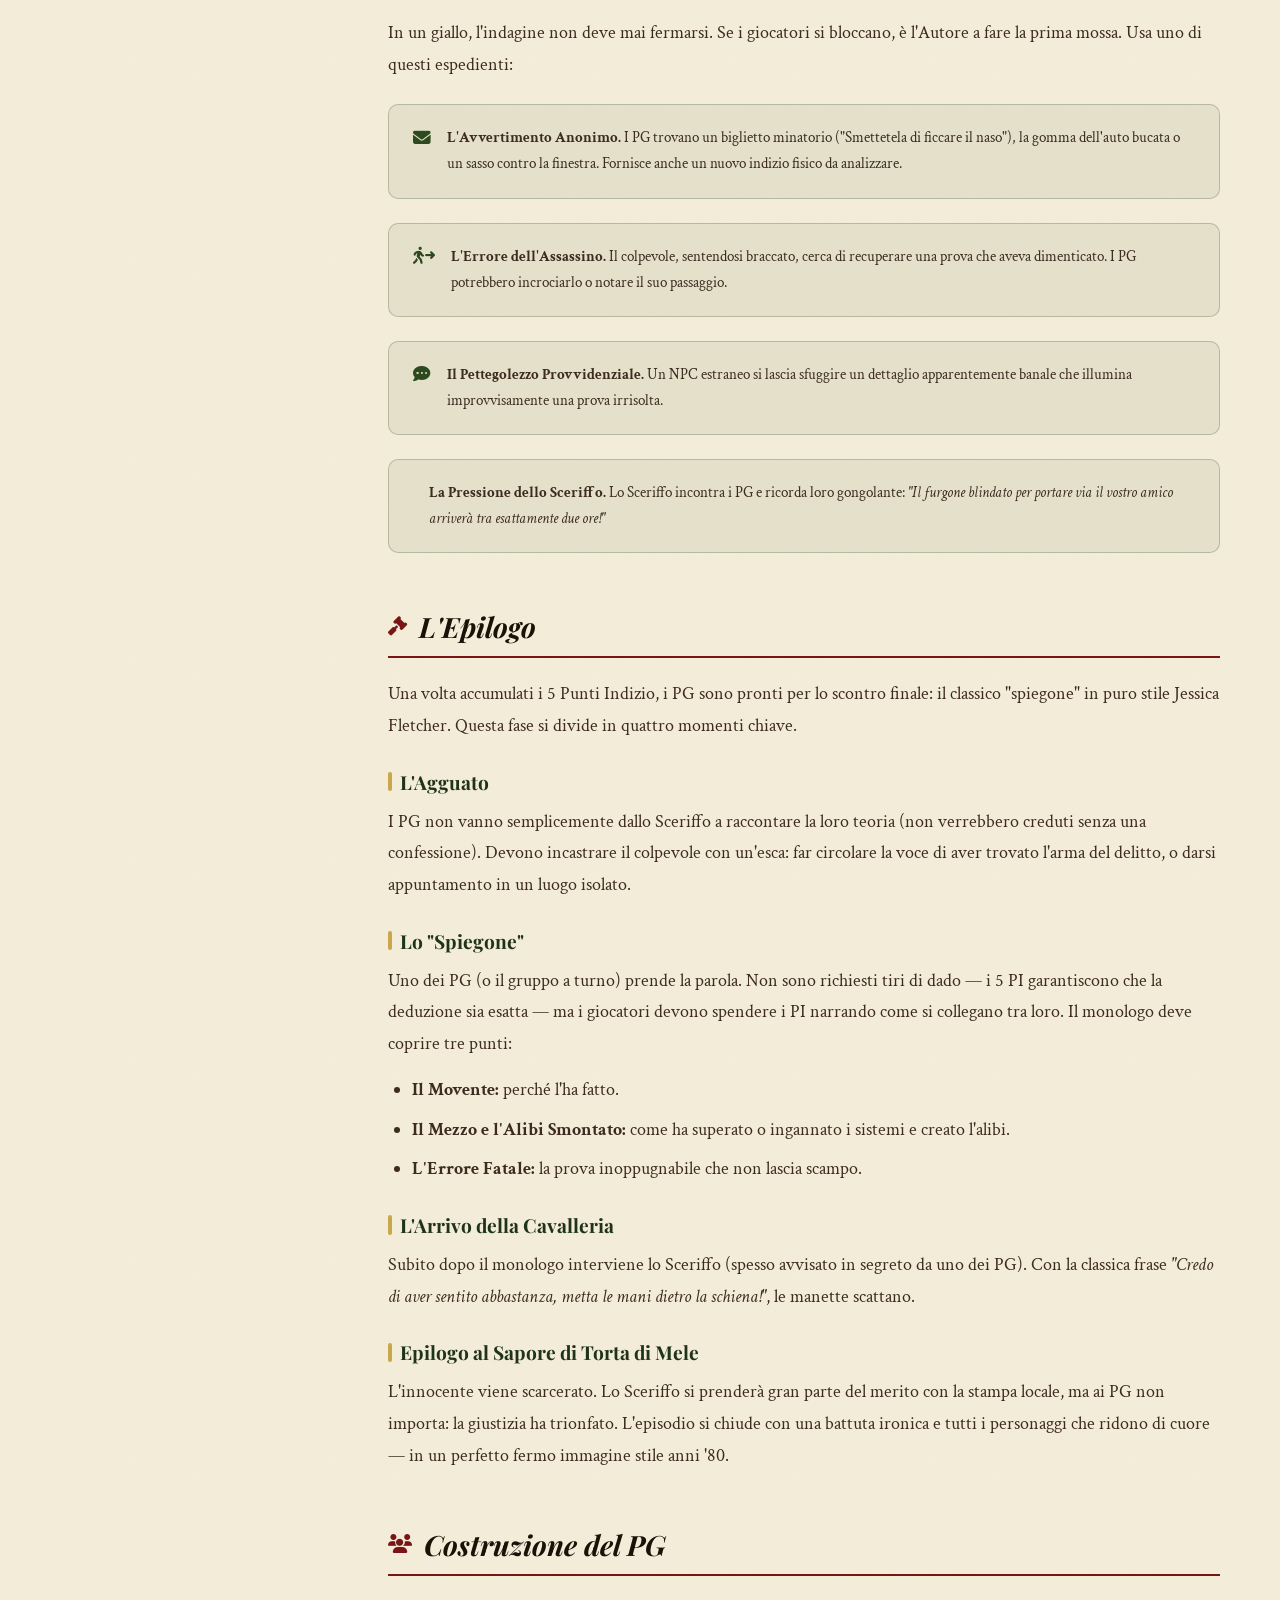
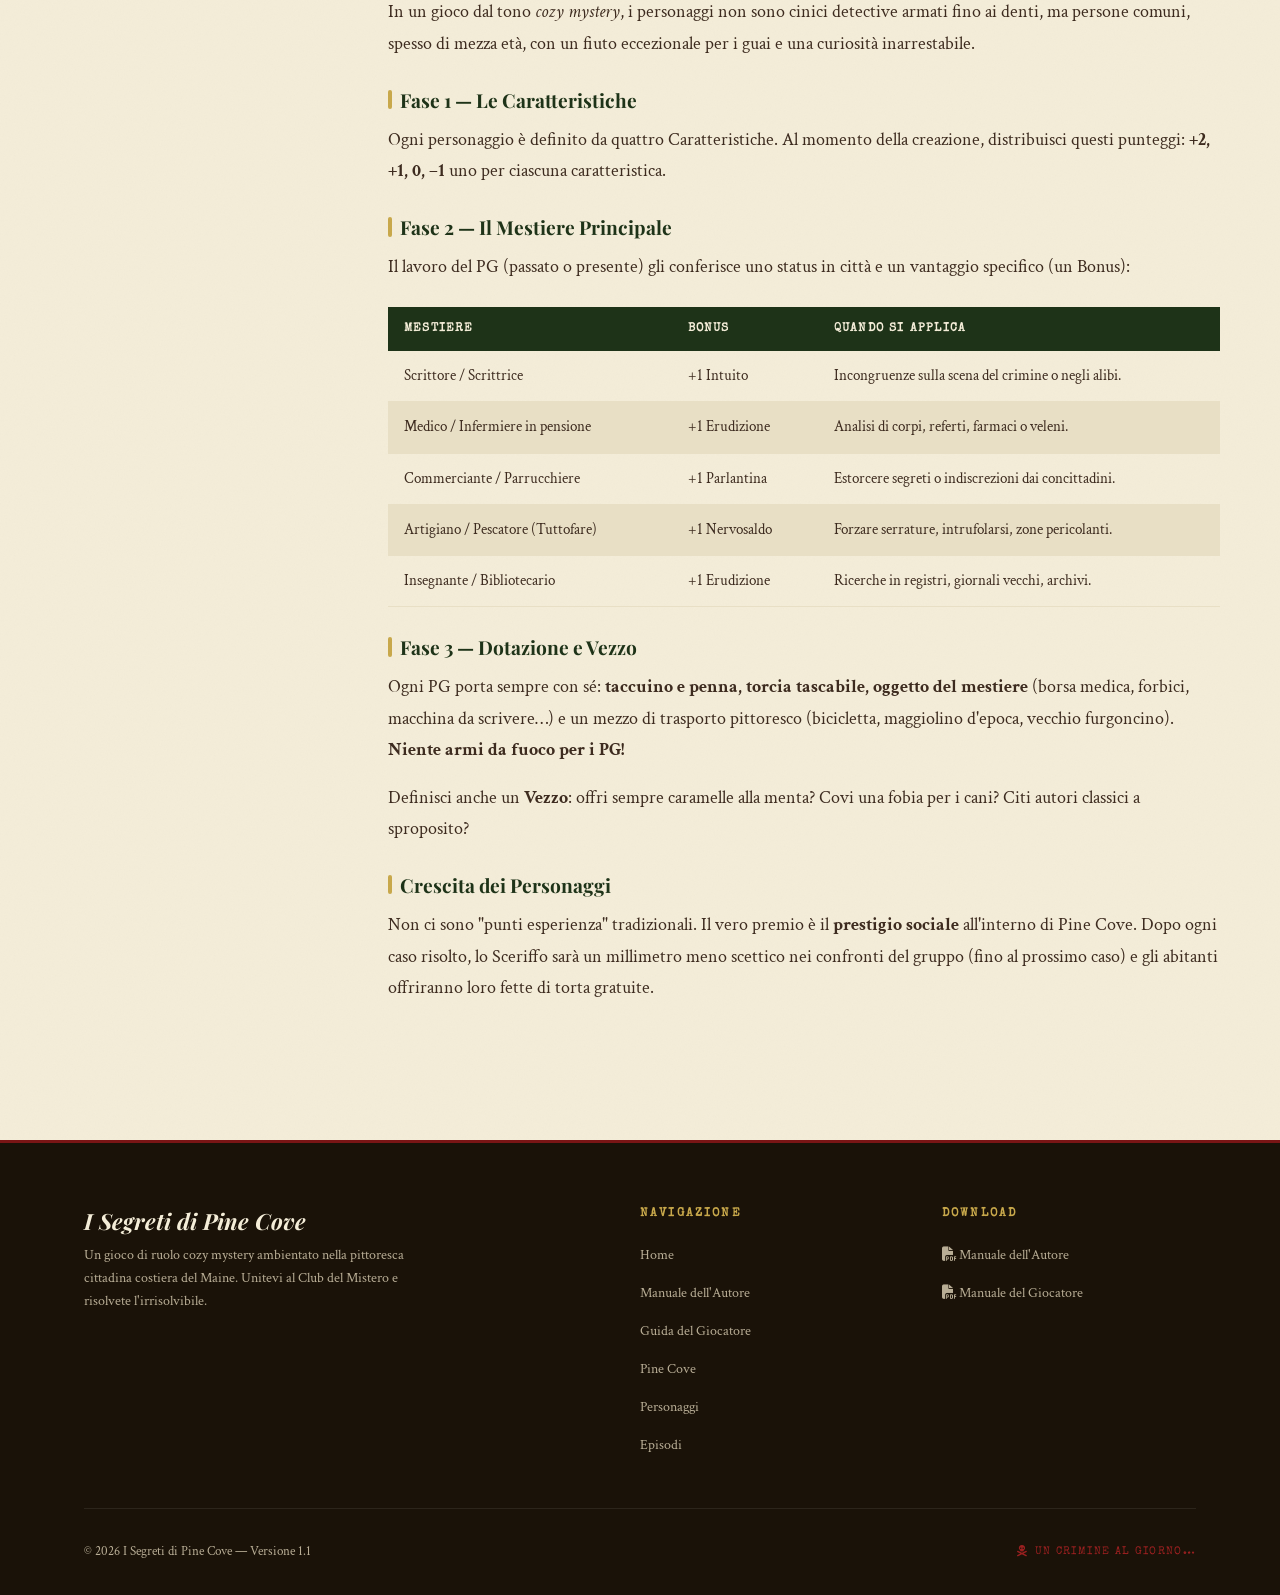
<file: autore.html>
<!DOCTYPE html>
<html lang="it">
<head>
  <meta charset="UTF-8">
  <meta name="viewport" content="width=device-width, initial-scale=1.0">
  <title>Manuale dell'Autore | I Segreti di Pine Cove</title>
  <meta name="description" content="Il manuale completo per il Game Master (L'Autore): regole, sistema di gioco, costruzione NPC, gestione indagini ed epilogo.">

<!-- Favicon -->
  <link rel="icon" type="image/svg+xml" href="favicon.svg">
  <link rel="icon" type="image/png" sizes="32x32" href="favicon.png">
  <link rel="apple-touch-icon" sizes="180x180" href="apple-touch-icon.png">
  
  <link rel="stylesheet" href="css/stylesheet.css">
  <link rel="stylesheet" href="https://cdnjs.cloudflare.com/ajax/libs/font-awesome/6.5.1/css/all.min.css"
        integrity="sha512-DTOQO9RWCH3ppGqcWaEA1BIZOC6xxalwEsw9c2QQeAIftl+Vegovlnee1c9QX4TctnWMn13TZye+giMm8e2LwA=="
        crossorigin="anonymous" referrerpolicy="no-referrer" />
</head>
<body class="page-body">
  <header id="main-nav"></header>

  <!-- PAGE HERO -->
  <div class="page-hero">
    <div class="container">
      <div class="page-hero-eyebrow"><i class="fa-solid fa-book-open"></i> Guida del Game Master</div>
      <h1>Manuale dell'Autore</h1>
      <p>Tutto quello che un Autore deve sapere per gestire il ritmo dell'indagine, costruire i sospettati e portare i giocatori all'epilogo… prima che lo Sceriffo faccia danni.</p>
      <div class="page-hero-actions">
        <a href="assets/manuale-pine-cove.pdf" download class="btn btn-download">
          <i class="fa-solid fa-file-pdf"></i>
          Scarica il Manuale PDF
        </a>
      </div>
    </div>
  </div>

  <div class="container section-gap">
    <div class="manual-layout">

      <!-- TOC SIDEBAR -->
      <aside class="manual-toc">
        <h4><i class="fa-solid fa-list" style="margin-right:.4rem"></i>Indice</h4>
        <ul class="toc-list">
          <li><a href="#panoramica"><i class="fa-solid fa-compass"></i>Panoramica</a></li>
          <li><a href="#anatomia-episodio"><i class="fa-solid fa-film"></i>Anatomia di un Episodio</a></li>
          <li><a href="#indagine"><i class="fa-solid fa-magnifying-glass"></i>L'Indagine</a></li>
          <li><a href="#sistema-dadi"><i class="fa-solid fa-dice"></i>Sistema dei Dadi</a></li>
          <li><a href="#punti-indizio"><i class="fa-solid fa-star"></i>Punti Indizio</a></li>
          <li><a href="#costruzione-npc"><i class="fa-solid fa-user-secret"></i>Costruzione NPC</a></li>
          <li><a href="#sospettati"><i class="fa-solid fa-fingerprint"></i>I Sospettati</a></li>
          <li><a href="#stallo"><i class="fa-solid fa-circle-pause"></i>Gestire gli Stalli</a></li>
          <li><a href="#epilogo"><i class="fa-solid fa-gavel"></i>L'Epilogo</a></li>
          <li><a href="#costruzione-pg"><i class="fa-solid fa-users"></i>Costruzione PG</a></li>
        </ul>
      </aside>

      <!-- MANUAL CONTENT -->
      <main class="manual-content">

        <!-- PANORAMICA -->
        <section id="panoramica">
          <h2><i class="fa-solid fa-compass"></i> Panoramica</h2>
          <p>
            <em>I Segreti di Pine Cove</em> è un gioco di ruolo strutturato a <strong>Episodi</strong>, esattamente come una serie televisiva. Ogni sessione (o un paio di sessioni per i casi più complessi) rappresenta un caso chiuso. L'obiettivo non è combattere, ma usare l'astuzia, l'osservazione e il pettegolezzo per far trionfare la giustizia a Pine Cove.
          </p>
          <p>
            Il gioco si svolge a <strong>Pine Cove, nel Maine</strong>, negli anni '80. I personaggi giocanti (PG) sono rispettabili cittadini e membri del <em>"Club del Mistero"</em>, un gruppo di lettura che finisce sempre per risolvere crimini reali. Il <strong>Master</strong> (denominato <strong>L'Autore</strong>) ha il compito di presentare il mistero, gestire il mondo e interpretare tutti i personaggi non giocanti (NPC).
          </p>
          <div class="tip-box">
            <i class="fa-solid fa-lightbulb"></i>
            <p>L'ispirazione è chiaramente <em>La Signora in Giallo</em>: atmosfere accoglienti, personaggi eccentrici, crimini impossibili e una protagonista inarrestabile. Tenete sempre questo tono in mente: leggero, ironico, mai davvero cupo.</p>
          </div>
        </section>

        <!-- ANATOMIA EPISODIO -->
        <section id="anatomia-episodio">
          <h2><i class="fa-solid fa-film"></i> Anatomia di un Episodio</h2>
          <p>Per replicare le atmosfere de <em>La Signora in Giallo</em>, ogni Episodio deve seguire una precisa scansione narrativa.</p>

          <h3>Il Prologo Quotidiano</h3>
          <p>Il gioco non inizia <em>mai</em> sulla scena del crimine. Inizia sempre con una scena di ordinaria vita cittadina: la fiera della torta di mirtilli, l'inaugurazione della nuova biblioteca, un rinfresco al faro. Questo serve a presentare i PNG, mostrare le antipatie segrete tra gli abitanti e far ambientare i giocatori.</p>

          <h3>L'Incidente Scatenante</h3>
          <p>Un urlo, un blackout improvviso o una corsa disperata interrompono la quiete. Viene scoperto il cadavere o ci si accorge del furto di un oggetto inestimabile.</p>

          <h3>Il Falso Sospettato</h3>
          <p>Lo Sceriffo locale arriva sulla scena e, nel giro di dieci minuti, arresta la persona sbagliata — di solito la più simpatica della città, trovata per caso con l'arma del delitto in mano, o il nipote di uno dei PG.</p>

          <h3>L'Incarico Ufficioso</h3>
          <p>Il Club del Mistero sa che lo Sceriffo ha preso un abbaglio. I PG decidono di avviare la loro indagine parallela e non autorizzata per scagionare l'innocente prima che venga trasferito al penitenziario della contea. Questo crea un <strong>limite di tempo</strong> ("entro domani all'alba") che mantiene alta la tensione.</p>
        </section>

        <!-- INDAGINE -->
        <section id="indagine">
          <h2><i class="fa-solid fa-magnifying-glass"></i> L'Indagine</h2>
          <p>Una volta stabilito l'obiettivo, i PG hanno totale libertà di movimento a Pine Cove. Le indagini si sviluppano su tre fronti principali.</p>

          <h3><i class="fa-solid fa-search"></i> La Scena del Crimine</h3>
          <p>È il luogo fisico del misfatto. L'obiettivo non è trovare tracce biologiche con il luminol (siamo negli anni '80 e sono dilettanti!), ma notare le <strong>Anomalie</strong>. I giocatori devono dichiarare cosa cercano esattamente.</p>
          <div class="rule-box">
            <h4>Regola del Fallimento sulla Scena</h4>
            <p>L'Autore non deve <em>mai</em> nascondere l'indizio fondamentale dietro un tiro fallito. Se i PG tirano male, trovano l'indizio ugualmente, ma inquinano le prove, irritano lo Sceriffo o si fanno notare dal vero colpevole.</p>
          </div>

          <h3><i class="fa-solid fa-badge-check"></i> Sceriffo e Coroner</h3>
          <p>Le autorità hanno i mezzi che i PG non possiedono. Lo Sceriffo può fornire l'elenco degli oggetti rubati, l'identità della vittima, l'ora stimata in cui è scattato l'allarme. Ottenere queste informazioni di base è automatico se i PG lo lusingano. Per i fascicoli riservati o le chiavi della scena sigillata serve una prova di <strong>Parlantina</strong>.</p>
          <p>Il Coroner fornirà la causa esatta della morte e l'ora del decesso, ma i dettagli specifici ("Il veleno era locale o esotico?", "Il colpo è stato inferto da un mancino?") verranno rivelati solo se i PG pongono la domanda giusta, supportati da un tiro di <strong>Erudizione</strong>.</p>

          <h3><i class="fa-solid fa-mug-hot"></i> La Rete Sociale</h3>
          <p>Il vero motore del gioco. A Pine Cove tutti sanno tutto di tutti. I PG non "interrogano" formalmente, ma fanno domande mascherate da chiacchiere e pettegolezzi. Acquisire informazioni basilari richiede solo partecipare alla conversazione. Smontare un alibi o scoprire il movente nascosto richiede <strong>Parlantina</strong>.</p>
          <div class="rule-box">
            <h4>Conseguenza del Fallimento Sociale</h4>
            <p>Se i PG falliscono una prova sociale, l'abitante interrogato riporterà tutto al vero colpevole: <em>"Sai che la Signora Fletcher faceva un sacco di domande strane su di te stamattina?"</em> — mettendo i PG in pericolo.</p>
          </div>
        </section>

        <!-- SISTEMA DADI -->
        <section id="sistema-dadi">
          <h2><i class="fa-solid fa-dice"></i> Sistema dei Dadi</h2>
          <p>Il sistema di gioco è basato sulla narrazione. Il giocatore descrive cosa fa il suo PG e come lo fa. Se l'azione ha un esito incerto o comporta un rischio, l'Autore chiede di tirare i dadi.</p>

          <div class="rule-box">
            <h4>La Regola d'Oro</h4>
            <p style="font-size:1.1rem;font-family:var(--font-display);font-style:italic;">Tira sempre <strong>2d6 + la Caratteristica appropriata</strong>.</p>
          </div>

          <table class="dice-table">
            <thead>
              <tr>
                <th>Risultato</th>
                <th>Esito</th>
                <th>Cosa succede</th>
              </tr>
            </thead>
            <tbody>
              <tr>
                <td><strong>10 o più</strong></td>
                <td class="result-full">✦ Successo Pieno</td>
                <td>Il PG ottiene esattamente l'indizio, l'informazione o il risultato desiderato. Nessun imprevisto.</td>
              </tr>
              <tr>
                <td><strong>7 – 9</strong></td>
                <td class="result-partial">◈ Successo Parziale</td>
                <td>Il PG ottiene ciò che vuole, ma l'Autore introduce una <strong>Complicazione</strong>. (Es: trovi l'indizio ma fai rumore; l'NPC ti dice il segreto ma inizia a sospettare di te).</td>
              </tr>
              <tr>
                <td><strong>6 o meno</strong></td>
                <td class="result-fail">✖ Fallimento in Avanti</td>
                <td>Le cose si mettono male. L'Autore fa una <strong>Mossa Dura</strong>. La storia <em>non</em> si blocca: l'indizio arriva, ma la situazione precipita.</td>
              </tr>
            </tbody>
          </table>

          <h3>Quale Caratteristica usare</h3>
          <div class="stat-grid">
            <div class="stat-card">
              <div class="stat-icon"><i class="fa-solid fa-eye"></i></div>
              <h4>Intuito</h4>
              <p>Esaminare scene, notare dettagli, percepire bugie e nervosismo.</p>
            </div>
            <div class="stat-card">
              <div class="stat-icon"><i class="fa-solid fa-comments"></i></div>
              <h4>Parlantina</h4>
              <p>Spettegolare, lusingare, estorcere informazioni, convincere favori.</p>
            </div>
            <div class="stat-card">
              <div class="stat-icon"><i class="fa-solid fa-flask"></i></div>
              <h4>Erudizione</h4>
              <p>Analizzare veleni, fare ricerche d'archivio, decifrare messaggi.</p>
            </div>
            <div class="stat-card">
              <div class="stat-icon"><i class="fa-solid fa-person-running"></i></div>
              <h4>Nervosaldo</h4>
              <p>Intrufolarsi, scassinare serrature, fuggire, mantenere il sangue freddo.</p>
            </div>
          </div>
        </section>

        <!-- PUNTI INDIZIO -->
        <section id="punti-indizio">
          <h2><i class="fa-solid fa-star"></i> I Punti Indizio (PI)</h2>
          <p>Per poter accusare formalmente il colpevole nell'Epilogo, i PG devono aver accumulato <strong>5 Punti Indizio (PI)</strong>. Un PI rappresenta una scoperta cruciale che smonta l'alibi di un sospettato, rivela un movente nascosto o collega l'arma del delitto all'assassino.</p>

          <h3>Cosa NON è un Punto Indizio</h3>
          <p>Scoprire l'indirizzo di un sospettato, sapere a che ora è finita la festa o farsi dare la chiave della stanza d'albergo dal portiere. Queste sono informazioni di base che mandano avanti la scena e si ottengono senza tirare i dadi o con successi semplici.</p>

          <h3>Cosa È un Punto Indizio</h3>
          <p>L'Autore assegna 1 PI quando i giocatori:</p>
          <ul class="clue-list">
            <li class="clue-item">
              <div class="clue-num">1</div>
              <div><h4>Prova fisica inoppugnabile</h4><p>Un bottone strappato sulla scena del crimine che corrisponde alla giacca del Sindaco.</p></div>
            </li>
            <li class="clue-item">
              <div class="clue-num">2</div>
              <div><h4>Alibi smontato</h4><p>Scoprono la falla nell'alibi del vero assassino.</p></div>
            </li>
            <li class="clue-item">
              <div class="clue-num">3</div>
              <div><h4>Segreto rivelato</h4><p>Costringono un NPC a confessare il suo Segreto (la falsa pista).</p></div>
            </li>
            <li class="clue-item">
              <div class="clue-num">4</div>
              <div><h4>Movente scoperto</h4><p>Rivelano il movente nascosto che collega l'assassino al crimine.</p></div>
            </li>
            <li class="clue-item">
              <div class="clue-num">5</div>
              <div><h4>Enigma risolto</h4><p>Decifrano l'agenda della vittima, aprono la cassaforte, trovano il documento nascosto.</p></div>
            </li>
          </ul>
        </section>

        <!-- COSTRUZIONE NPC -->
        <section id="costruzione-npc">
          <h2><i class="fa-solid fa-user-secret"></i> Costruzione degli NPC</h2>
          <p>In un <em>cozy mystery</em>, l'ambientazione e i suoi eccentrici abitanti sono fondamentali quanto il crimine stesso. I Personaggi Non Giocanti a Pine Cove non sono semplici comparse, ma il motore dell'indagine. L'Autore deve interpretarli dando a ciascuno un <strong>tratto distintivo</strong> (un tic, un modo di parlare, un'ossessione) per renderli riconoscibili.</p>

          <h3>Le Autorità (I Punti Fissi)</h3>
          <p>Questi personaggi ricorrono in ogni Episodio.</p>
          <div class="rule-box">
            <h4>Lo Sceriffo — L'Ostacolo Benintenzionato</h4>
            <p>È un brav'uomo, ma non brilla per acume investigativo. Il suo scopo narrativo è fungere da <em>"orologio"</em> per l'avventura: arriva sulla scena, trae conclusioni affrettate e arresta un innocente, mettendo pressione sui PG con una scadenza temporale. <em>"Il furgone blindato arriverà domani mattina alle otto in punto!"</em></p>
          </div>
          <div class="rule-box" style="border-left-color: var(--pine);">
            <h4>Il Coroner — L'Alleato Burbero</h4>
            <p>È l'unica vera mente scientifica in città. Oberato di lavoro, scorbutico e odia i ficcanaso, ma ha un profondo rispetto per l'intelligenza dei PG. Non consegna le informazioni spontaneamente: i PG devono fargli la domanda giusta o superare una prova di <strong>Parlantina</strong> o <strong>Erudizione</strong> per "sbloccare" la sua consulenza.</p>
          </div>

          <h3>I Cittadini (Il Rumore di Fondo)</h3>
          <p>Pine Cove è piena di parrucchieri, pescatori, postini e vecchie zie. Questi NPC vedono e sentono tutto. Non sanno chi è l'assassino, ma sanno chi ha litigato con la vittima, chi ha debiti di gioco o chi è stato visto sgattaiolare fuori di notte.</p>
        </section>

        <!-- SOSPETTATI -->
        <section id="sospettati">
          <h2><i class="fa-solid fa-fingerprint"></i> Costruire i Sospettati</h2>
          <p>Per ogni Episodio, l'Autore deve creare <strong>tre (o massimo quattro) Sospettati Principali</strong>. Uno di loro è il colpevole, ma tutti devono sembrare colpevoli. Per costruire un buon gruppo di sospettati, assegna a ciascuno questi tre elementi:</p>

          <div class="stat-grid" style="grid-template-columns: repeat(3,1fr); margin-top:1.5rem">
            <div class="stat-card">
              <div class="stat-icon"><i class="fa-solid fa-heart-crack"></i></div>
              <h4>Il Movente</h4>
              <p>Perché voleva la vittima morta (o derubata)? Eredità contesa, amore tradito, ricatto, vendetta.</p>
            </div>
            <div class="stat-card">
              <div class="stat-icon"><i class="fa-solid fa-shield-halved"></i></div>
              <h4>L'Alibi</h4>
              <p>Dove dice di essere stato? Deve sembrare solido, ma avere una falla che i PG scopriranno.</p>
            </div>
            <div class="stat-card">
              <div class="stat-icon"><i class="fa-solid fa-mask"></i></div>
              <h4>Il Segreto</h4>
              <p>Una colpa imbarazzante che non ha nulla a che fare con il crimine: una tresca, un debito, una truffa minore.</p>
            </div>
          </div>

          <div class="nota-autore">
            <i class="fa-solid fa-crown"></i>
            <p><strong>Consiglio per l'Autore:</strong> Quando scrivi il caso, decidi subito chi è il Colpevole. Il suo Movente sarà quello reale, il suo Alibi sarà smontabile tramite gli indizi, e il suo Segreto sarà la prova decisiva per incastrarlo. Per gli altri due Sospettati, il Movente sarà solo apparente e il Segreto sarà una innocua ma ben celata debolezza umana.</p>
          </div>
        </section>

        <!-- STALLO -->
        <section id="stallo">
          <h2><i class="fa-solid fa-circle-pause"></i> Gestire i Momenti di Stallo</h2>
          <p>In un giallo, l'indagine non deve mai fermarsi. Se i giocatori si bloccano, è l'Autore a fare la prima mossa. Usa uno di questi espedienti:</p>

          <div class="tip-box"><i class="fa-solid fa-envelope"></i><p><strong>L'Avvertimento Anonimo.</strong> I PG trovano un biglietto minatorio ("Smettetela di ficcare il naso"), la gomma dell'auto bucata o un sasso contro la finestra. Fornisce anche un nuovo indizio fisico da analizzare.</p></div>
          <div class="tip-box"><i class="fa-solid fa-person-walking-arrow-right"></i><p><strong>L'Errore dell'Assassino.</strong> Il colpevole, sentendosi braccato, cerca di recuperare una prova che aveva dimenticato. I PG potrebbero incrociarlo o notare il suo passaggio.</p></div>
          <div class="tip-box"><i class="fa-solid fa-comment-dots"></i><p><strong>Il Pettegolezzo Provvidenziale.</strong> Un NPC estraneo si lascia sfuggire un dettaglio apparentemente banale che illumina improvvisamente una prova irrisolta.</p></div>
          <div class="tip-box"><i class="fa-solid fa-siren"></i><p><strong>La Pressione dello Sceriffo.</strong> Lo Sceriffo incontra i PG e ricorda loro gongolante: <em>"Il furgone blindato per portare via il vostro amico arriverà tra esattamente due ore!"</em></p></div>
        </section>

        <!-- EPILOGO -->
        <section id="epilogo">
          <h2><i class="fa-solid fa-gavel"></i> L'Epilogo</h2>
          <p>Una volta accumulati i 5 Punti Indizio, i PG sono pronti per lo scontro finale: il classico "spiegone" in puro stile Jessica Fletcher. Questa fase si divide in quattro momenti chiave.</p>

          <h3>L'Agguato</h3>
          <p>I PG non vanno semplicemente dallo Sceriffo a raccontare la loro teoria (non verrebbero creduti senza una confessione). Devono incastrare il colpevole con un'esca: far circolare la voce di aver trovato l'arma del delitto, o darsi appuntamento in un luogo isolato.</p>

          <h3>Lo "Spiegone"</h3>
          <p>Uno dei PG (o il gruppo a turno) prende la parola. Non sono richiesti tiri di dado — i 5 PI garantiscono che la deduzione sia esatta — ma i giocatori devono spendere i PI narrando come si collegano tra loro. Il monologo deve coprire tre punti:</p>
          <ul style="list-style:disc;padding-left:1.5rem;color:var(--ink-mid)">
            <li style="margin-bottom:.5rem"><strong>Il Movente:</strong> perché l'ha fatto.</li>
            <li style="margin-bottom:.5rem"><strong>Il Mezzo e l'Alibi Smontato:</strong> come ha superato o ingannato i sistemi e creato l'alibi.</li>
            <li><strong>L'Errore Fatale:</strong> la prova inoppugnabile che non lascia scampo.</li>
          </ul>

          <h3>L'Arrivo della Cavalleria</h3>
          <p>Subito dopo il monologo interviene lo Sceriffo (spesso avvisato in segreto da uno dei PG). Con la classica frase <em>"Credo di aver sentito abbastanza, metta le mani dietro la schiena!"</em>, le manette scattano.</p>

          <h3>Epilogo al Sapore di Torta di Mele</h3>
          <p>L'innocente viene scarcerato. Lo Sceriffo si prenderà gran parte del merito con la stampa locale, ma ai PG non importa: la giustizia ha trionfato. L'episodio si chiude con una battuta ironica e tutti i personaggi che ridono di cuore — in un perfetto fermo immagine stile anni '80.</p>
        </section>

        <!-- COSTRUZIONE PG -->
        <section id="costruzione-pg">
          <h2><i class="fa-solid fa-users"></i> Costruzione del PG</h2>
          <p>In un gioco dal tono <em>cozy mystery</em>, i personaggi non sono cinici detective armati fino ai denti, ma persone comuni, spesso di mezza età, con un fiuto eccezionale per i guai e una curiosità inarrestabile.</p>

          <h3>Fase 1 — Le Caratteristiche</h3>
          <p>Ogni personaggio è definito da quattro Caratteristiche. Al momento della creazione, distribuisci questi punteggi: <strong>+2, +1, 0, –1</strong> uno per ciascuna caratteristica.</p>

          <h3>Fase 2 — Il Mestiere Principale</h3>
          <p>Il lavoro del PG (passato o presente) gli conferisce uno status in città e un vantaggio specifico (un Bonus):</p>
          <table class="dice-table">
            <thead><tr><th>Mestiere</th><th>Bonus</th><th>Quando si applica</th></tr></thead>
            <tbody>
              <tr><td>Scrittore / Scrittrice</td><td>+1 Intuito</td><td>Incongruenze sulla scena del crimine o negli alibi.</td></tr>
              <tr><td>Medico / Infermiere in pensione</td><td>+1 Erudizione</td><td>Analisi di corpi, referti, farmaci o veleni.</td></tr>
              <tr><td>Commerciante / Parrucchiere</td><td>+1 Parlantina</td><td>Estorcere segreti o indiscrezioni dai concittadini.</td></tr>
              <tr><td>Artigiano / Pescatore (Tuttofare)</td><td>+1 Nervosaldo</td><td>Forzare serrature, intrufolarsi, zone pericolanti.</td></tr>
              <tr><td>Insegnante / Bibliotecario</td><td>+1 Erudizione</td><td>Ricerche in registri, giornali vecchi, archivi.</td></tr>
            </tbody>
          </table>

          <h3>Fase 3 — Dotazione e Vezzo</h3>
          <p>Ogni PG porta sempre con sé: <strong>taccuino e penna, torcia tascabile, oggetto del mestiere</strong> (borsa medica, forbici, macchina da scrivere…) e un mezzo di trasporto pittoresco (bicicletta, maggiolino d'epoca, vecchio furgoncino). <strong>Niente armi da fuoco per i PG!</strong></p>
          <p>Definisci anche un <strong>Vezzo</strong>: offri sempre caramelle alla menta? Covi una fobia per i cani? Citi autori classici a sproposito?</p>

          <h3>Crescita dei Personaggi</h3>
          <p>Non ci sono "punti esperienza" tradizionali. Il vero premio è il <strong>prestigio sociale</strong> all'interno di Pine Cove. Dopo ogni caso risolto, lo Sceriffo sarà un millimetro meno scettico nei confronti del gruppo (fino al prossimo caso) e gli abitanti offriranno loro fette di torta gratuite.</p>
        </section>

      </main>
    </div><!-- /.manual-layout -->
  </div><!-- /.container -->

  <!-- FOOTER -->
  <footer id="main-footer"></footer>

  <script src="js/menu.js"></script>
  <script src="js/footer.js"></script>
</body>
</html>
</file>
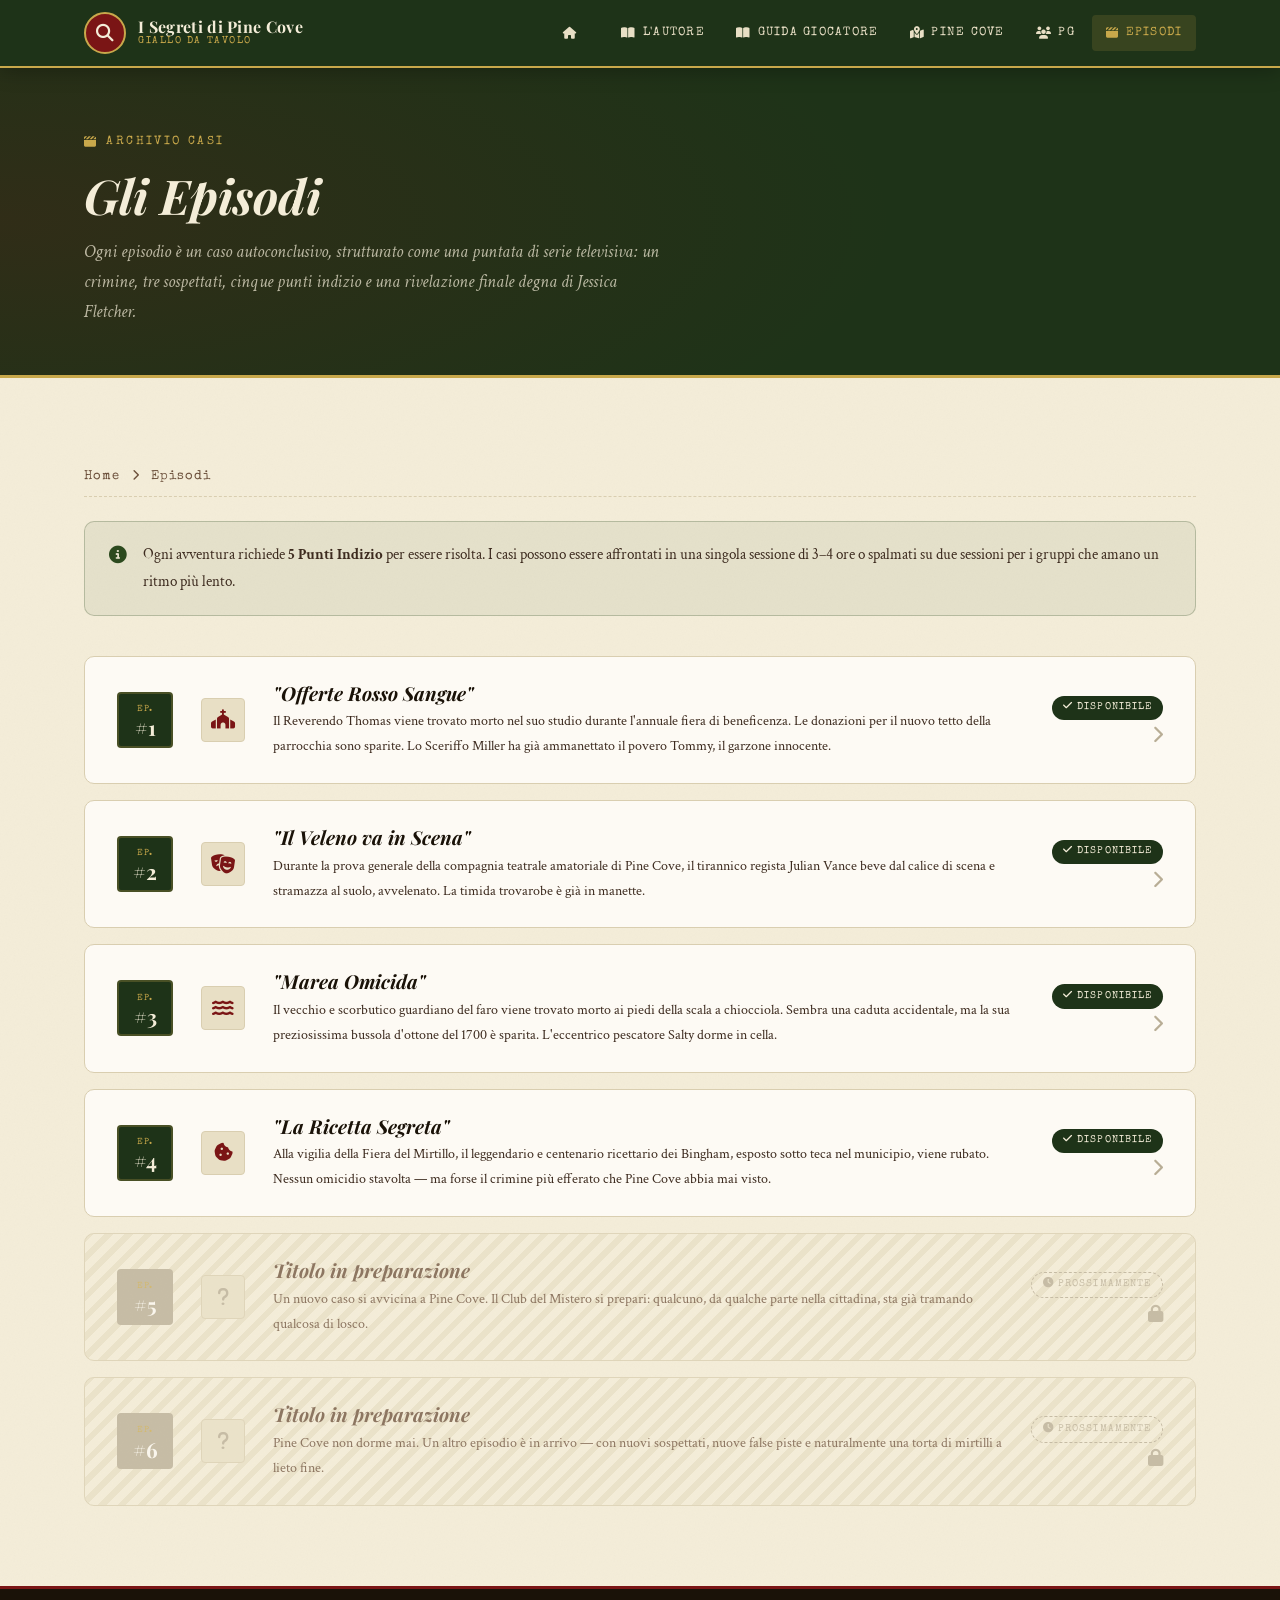
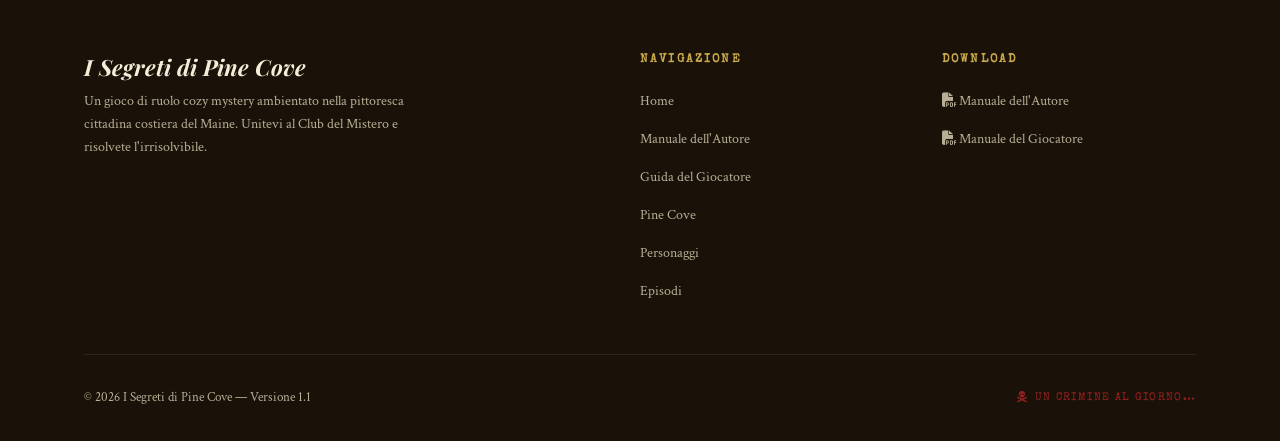
<file: episodi.html>
<!DOCTYPE html>
<html lang="it">
<head>
  <meta charset="UTF-8">
  <meta name="viewport" content="width=device-width, initial-scale=1.0">
  <title>Gli Episodi | I Segreti di Pine Cove</title>
  <meta name="description" content="Tutti gli episodi di I Segreti di Pine Cove: casi completi pronti da giocare, con sospettati, indizi ed epilogo.">

<!-- Favicon -->
  <link rel="icon" type="image/svg+xml" href="favicon.svg">
  <link rel="icon" type="image/png" sizes="32x32" href="favicon.png">
  <link rel="apple-touch-icon" sizes="180x180" href="apple-touch-icon.png">
  
  <link rel="stylesheet" href="css/stylesheet.css">
  <link rel="stylesheet" href="https://cdnjs.cloudflare.com/ajax/libs/font-awesome/6.5.1/css/all.min.css"
        integrity="sha512-DTOQO9RWCH3ppGqcWaEA1BIZOC6xxalwEsw9c2QQeAIftl+Vegovlnee1c9QX4TctnWMn13TZye+giMm8e2LwA=="
        crossorigin="anonymous" referrerpolicy="no-referrer" />
</head>
<body class="page-body">
  <header id="main-nav"></header>

  <!-- PAGE HERO -->
  <div class="page-hero">
    <div class="container">
      <div class="page-hero-eyebrow"><i class="fa-solid fa-clapperboard"></i> Archivio Casi</div>
      <h1>Gli <em>Episodi</em></h1>
      <p>Ogni episodio è un caso autoconclusivo, strutturato come una puntata di serie televisiva: un crimine, tre sospettati, cinque punti indizio e una rivelazione finale degna di Jessica Fletcher.</p>
    </div>
  </div>

  <section class="section-gap">
    <div class="container">
      <div class="breadcrumb">
        <a href="index.html">Home</a>
        <i class="fa-solid fa-chevron-right"></i>
        Episodi
      </div>

      <div class="tip-box" style="margin-bottom:2.5rem">
        <i class="fa-solid fa-circle-info"></i>
        <p>Ogni avventura richiede <strong>5 Punti Indizio</strong> per essere risolta. I casi possono essere affrontati in una singola sessione di 3–4 ore o spalmati su due sessioni per i gruppi che amano un ritmo più lento.</p>
      </div>

      <div class="episodes-list">

        <!-- EP 1 -->
        <a href="episodio-01.html" class="episode-row">
          <div class="episode-num">
            <span>Ep.</span>
            <span>#1</span>
          </div>
          <div class="episode-icon"><i class="fa-solid fa-church"></i></div>
          <div class="episode-info">
            <h3>"Offerte Rosso Sangue"</h3>
            <p>Il Reverendo Thomas viene trovato morto nel suo studio durante l'annuale fiera di beneficenza. Le donazioni per il nuovo tetto della parrocchia sono sparite. Lo Sceriffo Miller ha già ammanettato il povero Tommy, il garzone innocente.</p>
          </div>
          <div class="episode-meta">
            <span class="episode-badge available"><i class="fa-solid fa-check"></i> Disponibile</span>
            <i class="fa-solid fa-chevron-right episode-arrow"></i>
          </div>
        </a>

        <!-- EP 2 -->
        <a href="episodio-02.html" class="episode-row">
          <div class="episode-num">
            <span>Ep.</span>
            <span>#2</span>
          </div>
          <div class="episode-icon"><i class="fa-solid fa-masks-theater"></i></div>
          <div class="episode-info">
            <h3>"Il Veleno va in Scena"</h3>
            <p>Durante la prova generale della compagnia teatrale amatoriale di Pine Cove, il tirannico regista Julian Vance beve dal calice di scena e stramazza al suolo, avvelenato. La timida trovarobe è già in manette.</p>
          </div>
          <div class="episode-meta">
            <span class="episode-badge available"><i class="fa-solid fa-check"></i> Disponibile</span>
            <i class="fa-solid fa-chevron-right episode-arrow"></i>
          </div>
        </a>

        <!-- EP 3 -->
        <a href="episodio-03.html" class="episode-row">
          <div class="episode-num">
            <span>Ep.</span>
            <span>#3</span>
          </div>
          <div class="episode-icon"><i class="fa-solid fa-water"></i></div>
          <div class="episode-info">
            <h3>"Marea Omicida"</h3>
            <p>Il vecchio e scorbutico guardiano del faro viene trovato morto ai piedi della scala a chiocciola. Sembra una caduta accidentale, ma la sua preziosissima bussola d'ottone del 1700 è sparita. L'eccentrico pescatore Salty dorme in cella.</p>
          </div>
          <div class="episode-meta">
            <span class="episode-badge available"><i class="fa-solid fa-check"></i> Disponibile</span>
            <i class="fa-solid fa-chevron-right episode-arrow"></i>
          </div>
        </a>

        <!-- EP 4 -->
        <a href="episodio-04.html" class="episode-row">
          <div class="episode-num">
            <span>Ep.</span>
            <span>#4</span>
          </div>
          <div class="episode-icon"><i class="fa-solid fa-cookie-bite"></i></div>
          <div class="episode-info">
            <h3>"La Ricetta Segreta"</h3>
            <p>Alla vigilia della Fiera del Mirtillo, il leggendario e centenario ricettario dei Bingham, esposto sotto teca nel municipio, viene rubato. Nessun omicidio stavolta — ma forse il crimine più efferato che Pine Cove abbia mai visto.</p>
          </div>
          <div class="episode-meta">
            <span class="episode-badge available"><i class="fa-solid fa-check"></i> Disponibile</span>
            <i class="fa-solid fa-chevron-right episode-arrow"></i>
          </div>
        </a>
        
        <!-- EP 5 — Prossimamente -->
<div class="episode-row coming-soon">
  <div class="episode-num">
    <span>Ep.</span>
    <span>#5</span>
  </div>
  <div class="episode-icon"><i class="fa-solid fa-question"></i></div>
  <div class="episode-info">
    <h3>Titolo in preparazione</h3>
    <p>Un nuovo caso si avvicina a Pine Cove. Il Club del Mistero si prepari: qualcuno, da qualche parte nella cittadina, sta già tramando qualcosa di losco.</p>
  </div>
  <div class="episode-meta">
    <span class="episode-badge soon"><i class="fa-solid fa-clock"></i> Prossimamente</span>
    <i class="fa-solid fa-lock episode-arrow"></i>
  </div>
</div>

<!-- EP 6 — Prossimamente -->
<div class="episode-row coming-soon">
  <div class="episode-num">
    <span>Ep.</span>
    <span>#6</span>
  </div>
  <div class="episode-icon"><i class="fa-solid fa-question"></i></div>
  <div class="episode-info">
    <h3>Titolo in preparazione</h3>
    <p>Pine Cove non dorme mai. Un altro episodio è in arrivo — con nuovi sospettati, nuove false piste e naturalmente una torta di mirtilli a lieto fine.</p>
  </div>
  <div class="episode-meta">
    <span class="episode-badge soon"><i class="fa-solid fa-clock"></i> Prossimamente</span>
    <i class="fa-solid fa-lock episode-arrow"></i>
  </div>
</div>
        
      </div><!-- /.episodes-list -->

    </div>
  </section>

  <!-- FOOTER -->
  <footer id="main-footer"></footer>

  <script src="js/menu.js"></script>
  <script src="js/footer.js"></script>
</body>
</html>
</file>
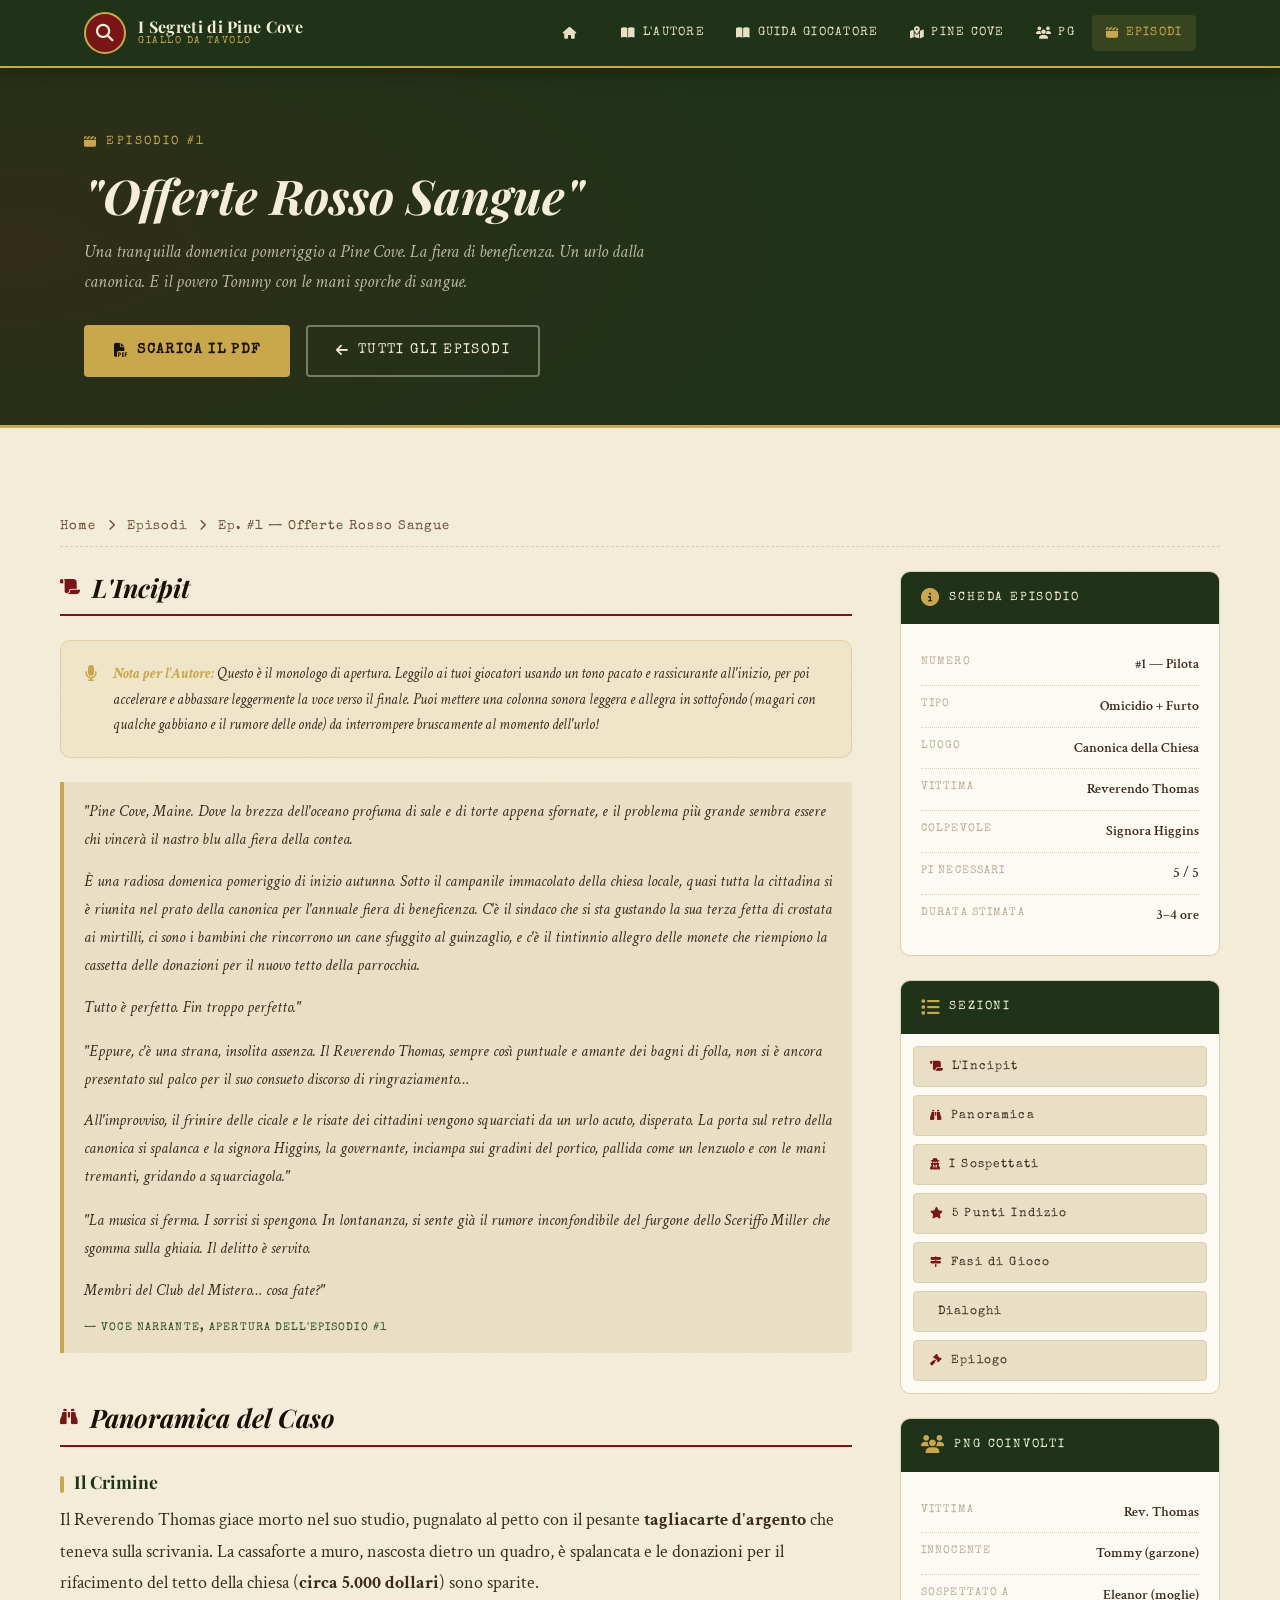
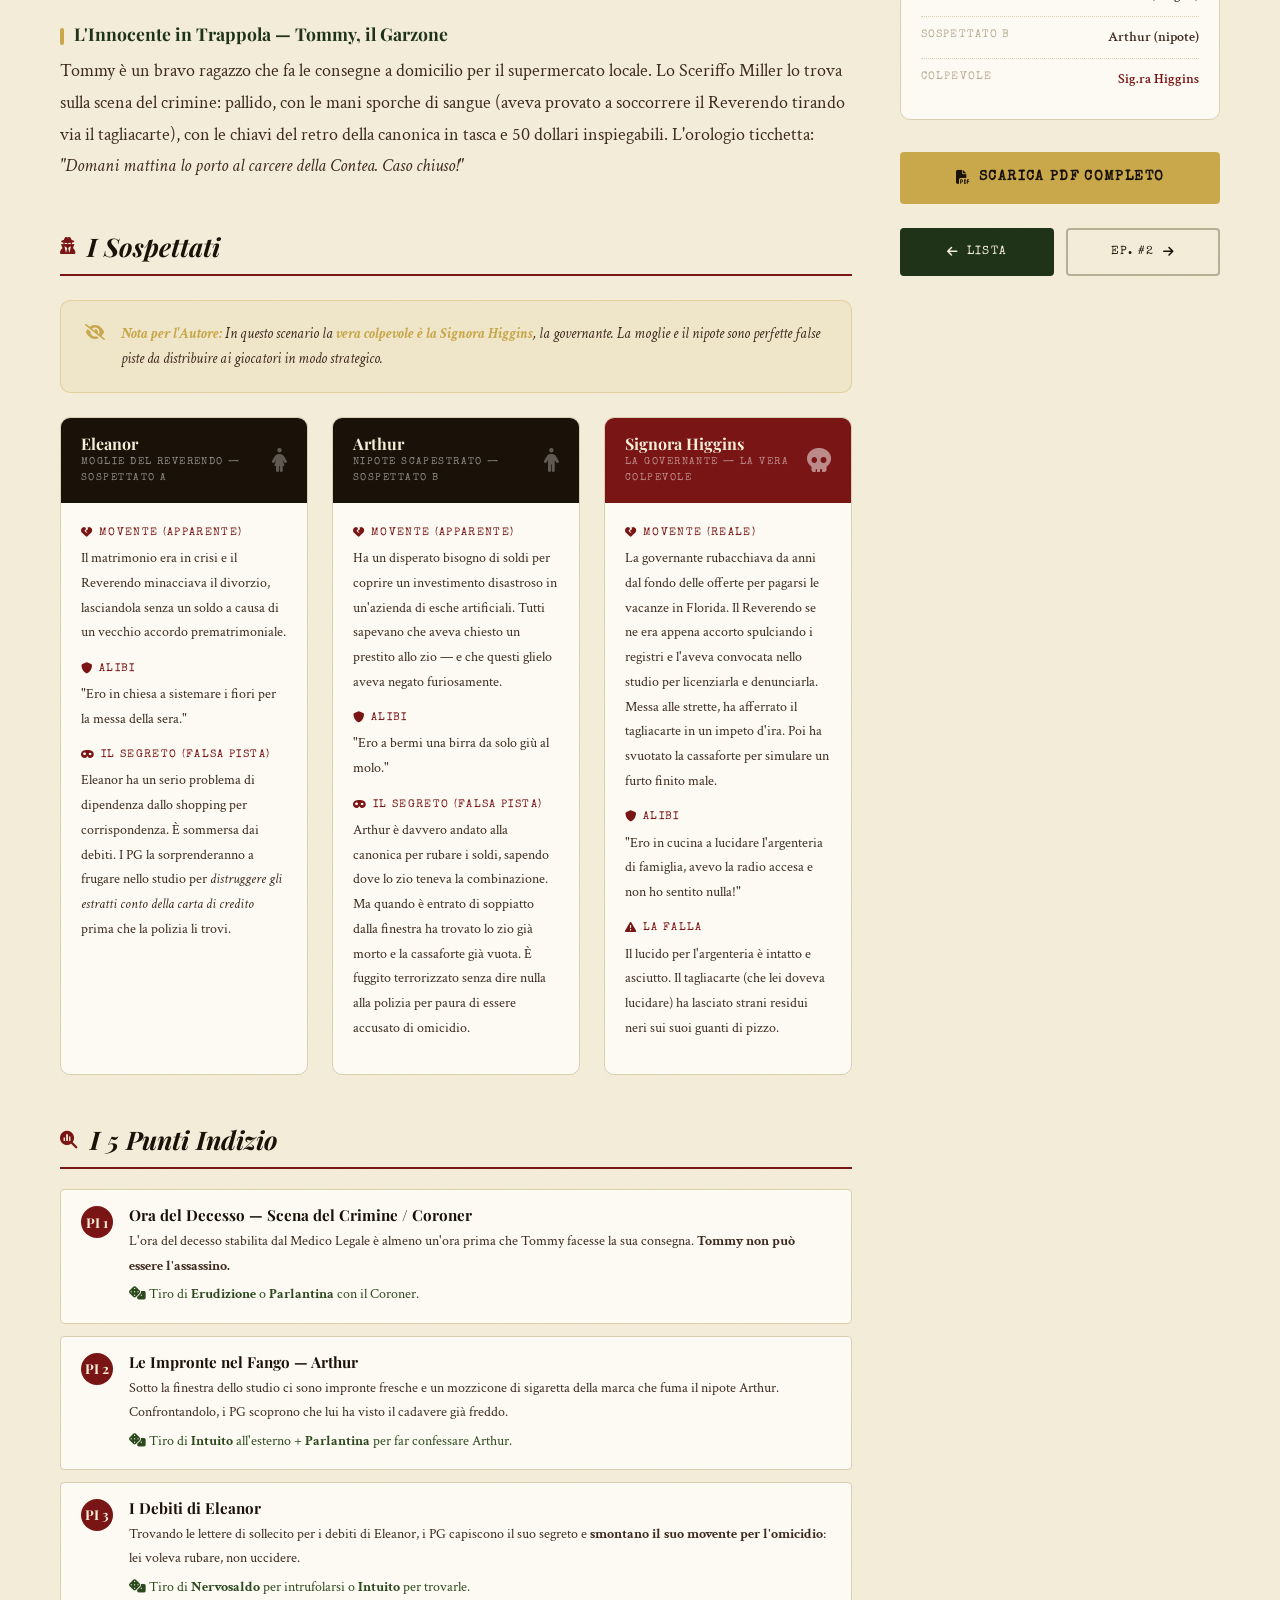
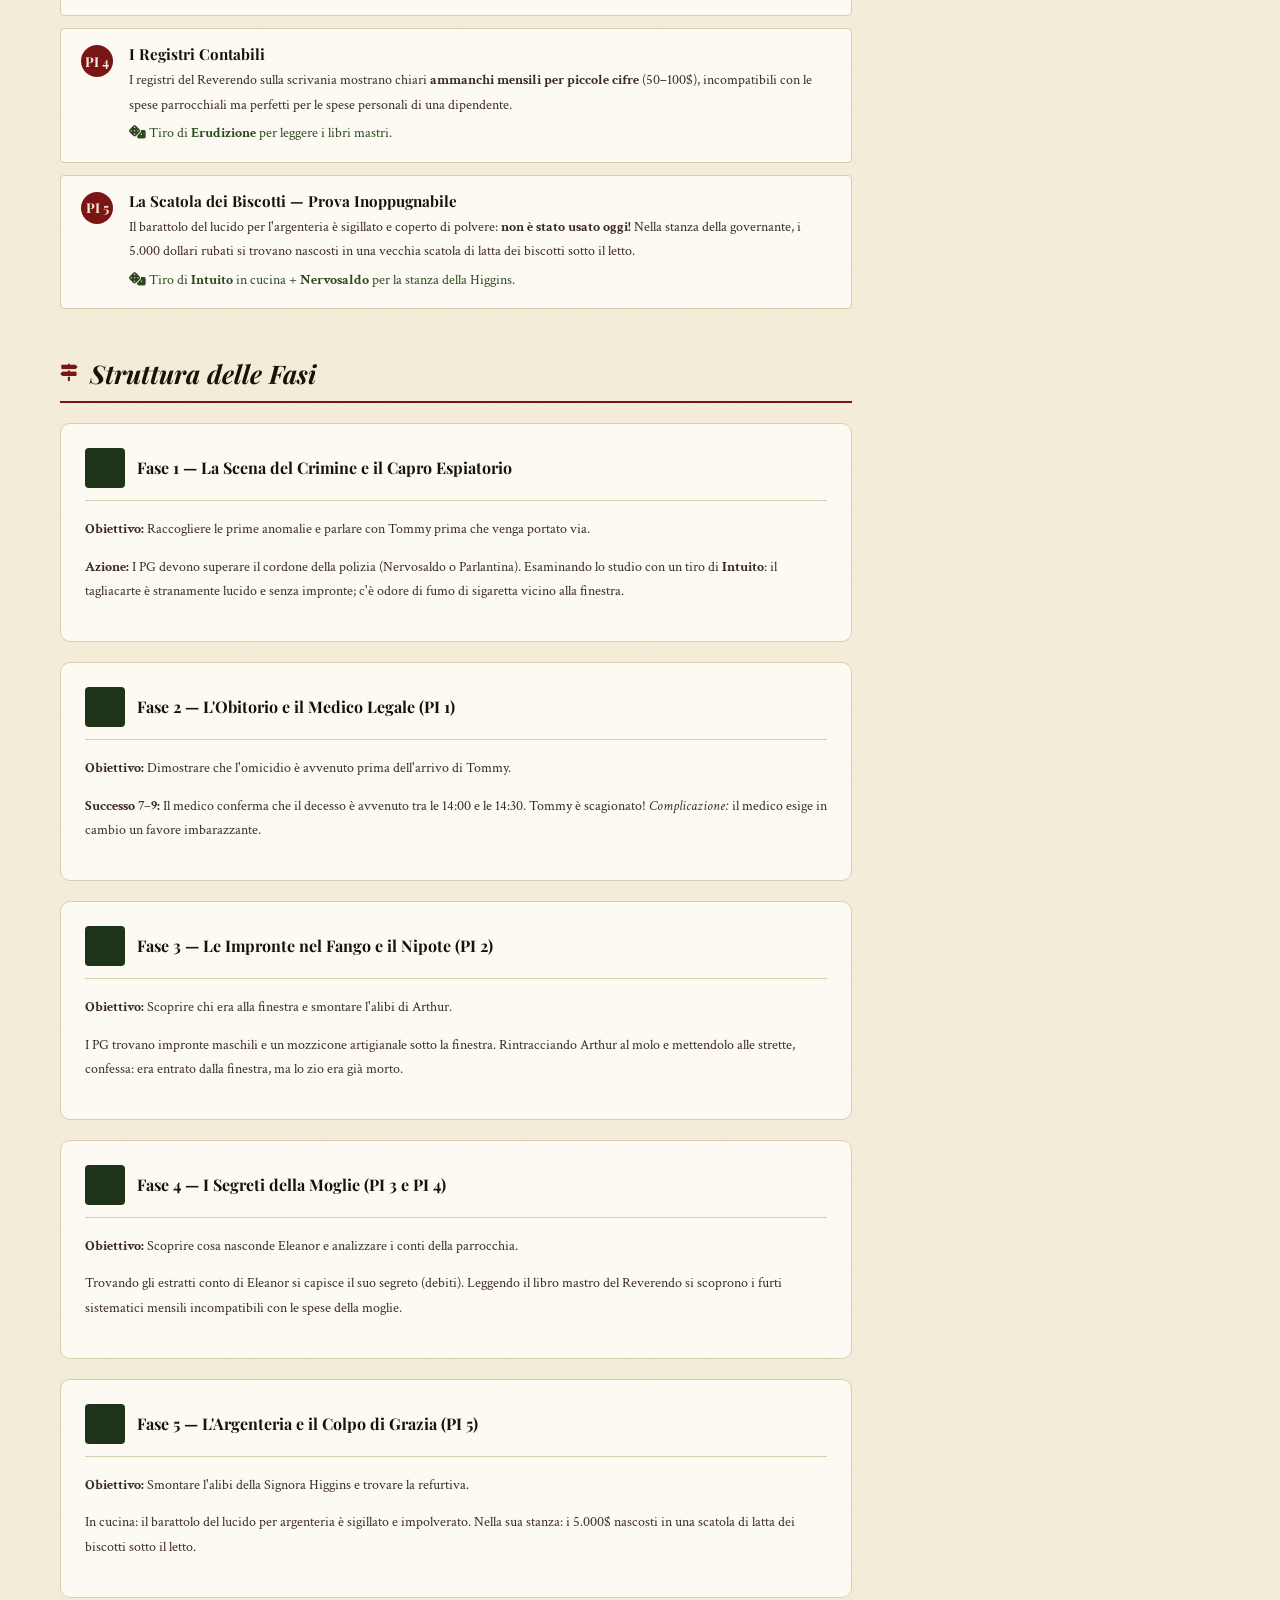
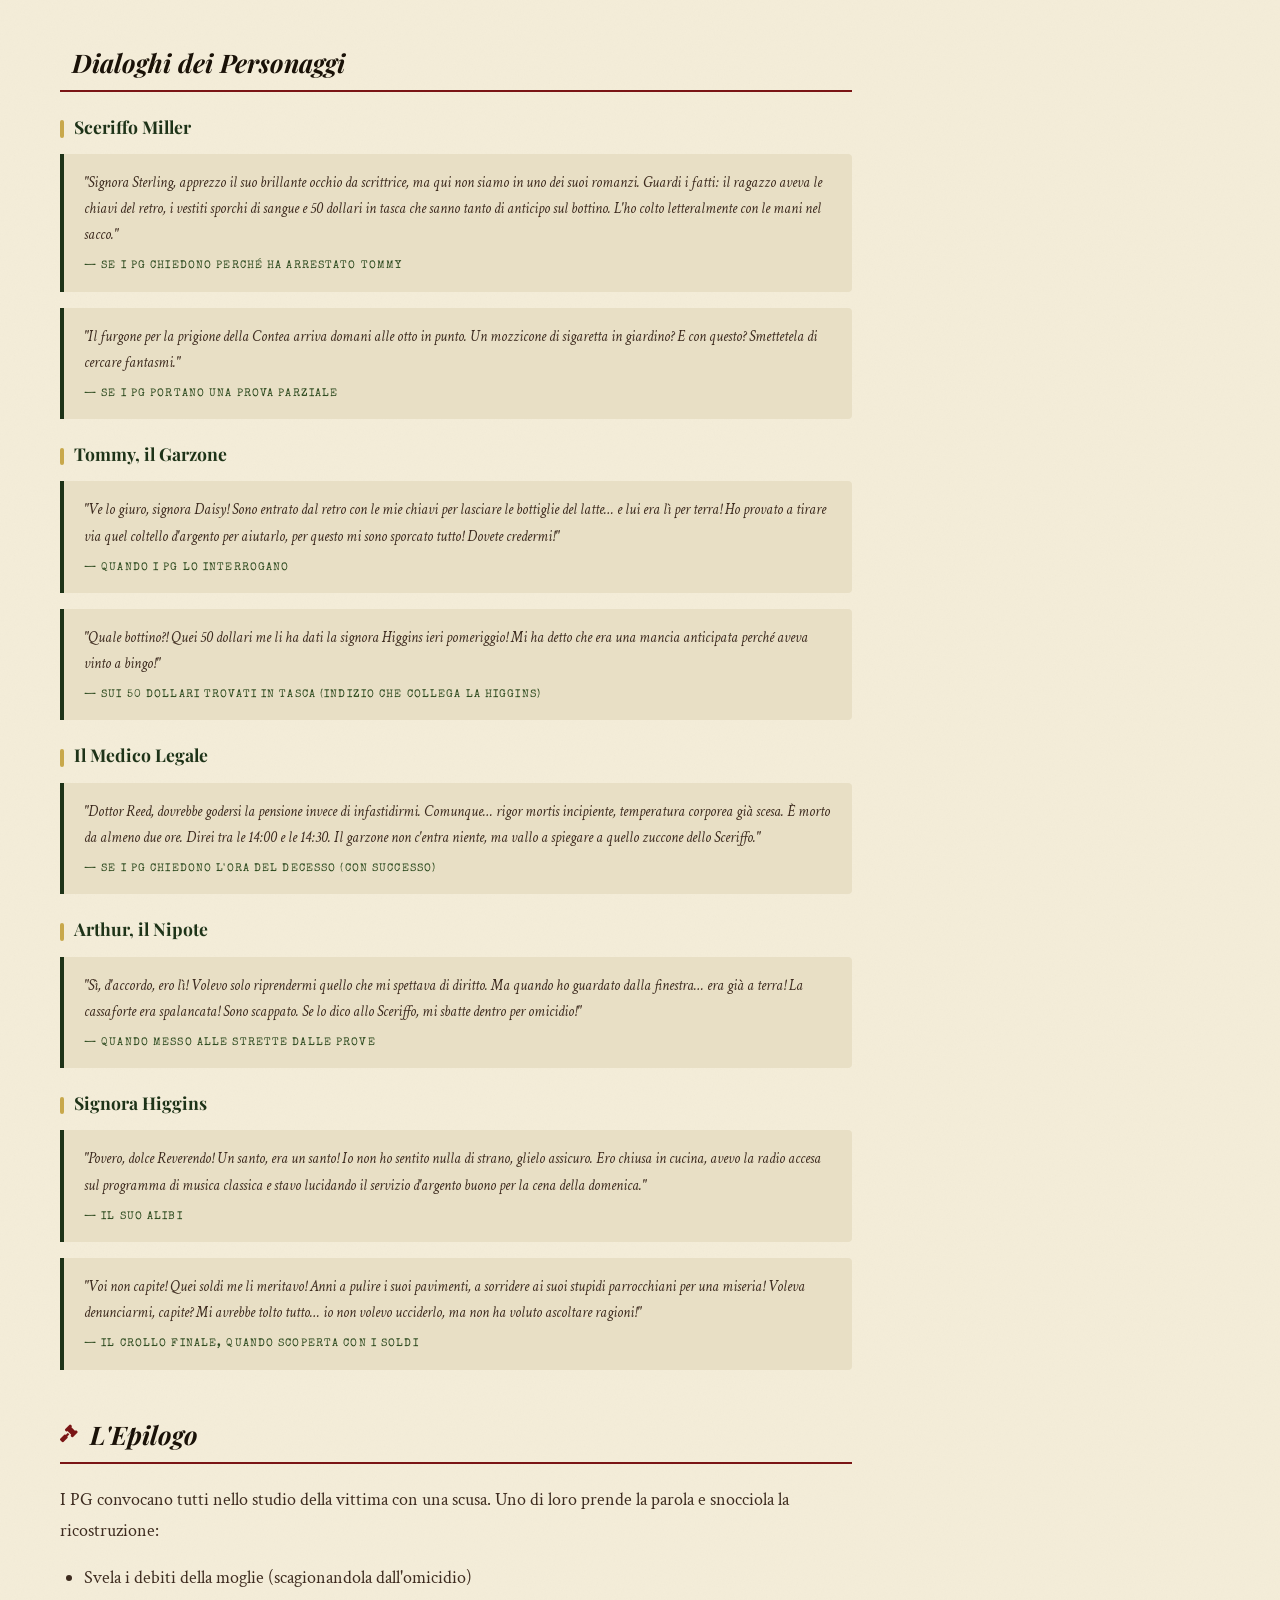
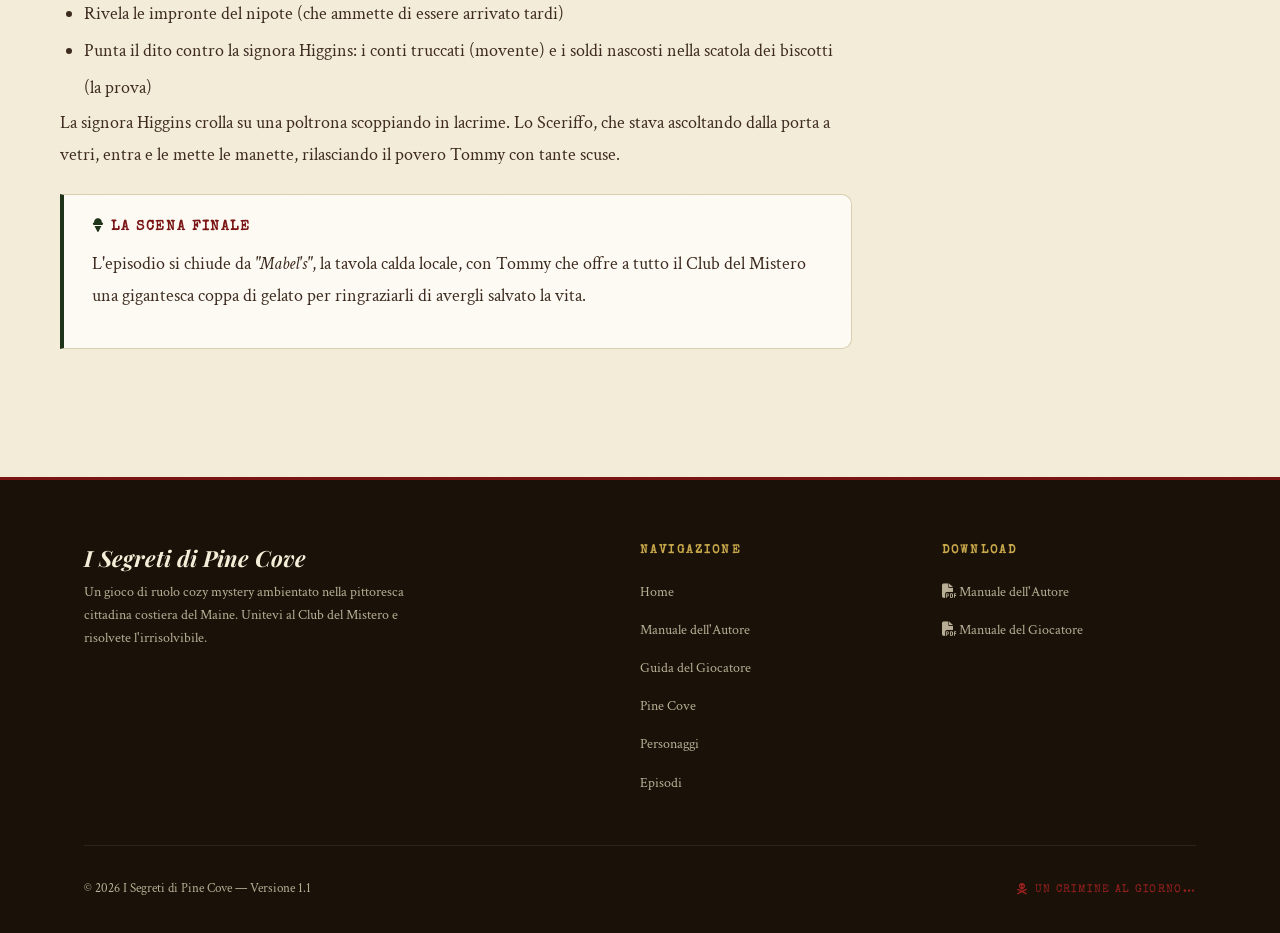
<file: episodio-01.html>
<!DOCTYPE html>
<html lang="it">
<head>
  <meta charset="UTF-8">
  <meta name="viewport" content="width=device-width, initial-scale=1.0">
  <title>Ep. #1 — Offerte Rosso Sangue | I Segreti di Pine Cove</title>
  <meta name="description" content="Episodio pilota: il Reverendo Thomas è morto nel suo studio durante la fiera di beneficenza. Chi è il vero assassino?">

  <!-- Favicon -->
  <link rel="icon" type="image/svg+xml" href="favicon.svg">
  <link rel="icon" type="image/png" sizes="32x32" href="favicon.png">
  <link rel="apple-touch-icon" sizes="180x180" href="apple-touch-icon.png">
  
  <link rel="stylesheet" href="css/stylesheet.css">
  <link rel="stylesheet" href="https://cdnjs.cloudflare.com/ajax/libs/font-awesome/6.5.1/css/all.min.css"
        integrity="sha512-DTOQO9RWCH3ppGqcWaEA1BIZOC6xxalwEsw9c2QQeAIftl+Vegovlnee1c9QX4TctnWMn13TZye+giMm8e2LwA=="
        crossorigin="anonymous" referrerpolicy="no-referrer" />
</head>
<body class="page-body">
  <header id="main-nav"></header>

  <!-- PAGE HERO -->
  <div class="page-hero">
    <div class="container">
      <div class="page-hero-eyebrow"><i class="fa-solid fa-clapperboard"></i> Episodio #1</div>
      <h1><em>"Offerte Rosso Sangue"</em></h1>
      <p>Una tranquilla domenica pomeriggio a Pine Cove. La fiera di beneficenza. Un urlo dalla canonica. E il povero Tommy con le mani sporche di sangue.</p>
      <div class="page-hero-actions">
        <a href="assets/manuale-pine-cove.pdf" download class="btn btn-download">
          <i class="fa-solid fa-file-pdf"></i>
          Scarica il PDF
        </a>
        <a href="episodi.html" class="btn btn-outline">
          <i class="fa-solid fa-arrow-left"></i>
          Tutti gli episodi
        </a>
      </div>
    </div>
  </div>

  <div class="container section-gap">
    <div class="breadcrumb">
      <a href="index.html">Home</a>
      <i class="fa-solid fa-chevron-right"></i>
      <a href="episodi.html">Episodi</a>
      <i class="fa-solid fa-chevron-right"></i>
      Ep. #1 — Offerte Rosso Sangue
    </div>

    <div class="ep-layout">

      <!-- MAIN CONTENT -->
      <main class="ep-content">

        <!-- INCIPIT -->
        <section id="incipit">
          <h2><i class="fa-solid fa-scroll"></i> L'Incipit</h2>
          <div class="nota-autore">
            <i class="fa-solid fa-microphone"></i>
            <p><strong>Nota per l'Autore:</strong> Questo è il monologo di apertura. Leggilo ai tuoi giocatori usando un tono pacato e rassicurante all'inizio, per poi accelerare e abbassare leggermente la voce verso il finale. Puoi mettere una colonna sonora leggera e allegra in sottofondo (magari con qualche gabbiano e il rumore delle onde) da interrompere bruscamente al momento dell'urlo!</p>
          </div>

          <div class="dialogue" style="border-left-color:var(--gold);font-size:1rem;line-height:1.75">
            <p><em>"Pine Cove, Maine. Dove la brezza dell'oceano profuma di sale e di torte appena sfornate, e il problema più grande sembra essere chi vincerà il nastro blu alla fiera della contea.</em></p>
            <p><em>È una radiosa domenica pomeriggio di inizio autunno. Sotto il campanile immacolato della chiesa locale, quasi tutta la cittadina si è riunita nel prato della canonica per l'annuale fiera di beneficenza. C'è il sindaco che si sta gustando la sua terza fetta di crostata ai mirtilli, ci sono i bambini che rincorrono un cane sfuggito al guinzaglio, e c'è il tintinnio allegro delle monete che riempiono la cassetta delle donazioni per il nuovo tetto della parrocchia.</em></p>
            <p><em>Tutto è perfetto. Fin troppo perfetto."</em></p>
            <p style="margin-top:1rem"><em>"Eppure, c'è una strana, insolita assenza. Il Reverendo Thomas, sempre così puntuale e amante dei bagni di folla, non si è ancora presentato sul palco per il suo consueto discorso di ringraziamento…</em></p>
            <p><em>All'improvviso, il frinire delle cicale e le risate dei cittadini vengono squarciati da un urlo acuto, disperato. La porta sul retro della canonica si spalanca e la signora Higgins, la governante, inciampa sui gradini del portico, pallida come un lenzuolo e con le mani tremanti, gridando a squarciagola."</em></p>
            <p style="margin-top:1rem"><em>"La musica si ferma. I sorrisi si spengono. In lontananza, si sente già il rumore inconfondibile del furgone dello Sceriffo Miller che sgomma sulla ghiaia. Il delitto è servito.</em></p>
            <p><em>Membri del Club del Mistero… cosa fate?"</em></p>
            <cite>— Voce Narrante, apertura dell'Episodio #1</cite>
          </div>
        </section>

        <!-- PANORAMICA -->
        <section id="panoramica">
          <h2><i class="fa-solid fa-binoculars"></i> Panoramica del Caso</h2>

          <h3>Il Crimine</h3>
          <p>Il Reverendo Thomas giace morto nel suo studio, pugnalato al petto con il pesante <strong>tagliacarte d'argento</strong> che teneva sulla scrivania. La cassaforte a muro, nascosta dietro un quadro, è spalancata e le donazioni per il rifacimento del tetto della chiesa (<strong>circa 5.000 dollari</strong>) sono sparite.</p>

          <h3>L'Innocente in Trappola — Tommy, il Garzone</h3>
          <p>Tommy è un bravo ragazzo che fa le consegne a domicilio per il supermercato locale. Lo Sceriffo Miller lo trova sulla scena del crimine: pallido, con le mani sporche di sangue (aveva provato a soccorrere il Reverendo tirando via il tagliacarte), con le chiavi del retro della canonica in tasca e 50 dollari inspiegabili. L'orologio ticchetta: <em>"Domani mattina lo porto al carcere della Contea. Caso chiuso!"</em></p>
        </section>

        <!-- SOSPETTATI -->
        <section id="sospettati">
          <h2><i class="fa-solid fa-user-secret"></i> I Sospettati</h2>

          <div class="nota-autore">
            <i class="fa-solid fa-eye-slash"></i>
            <p><strong>Nota per l'Autore:</strong> In questo scenario la <strong>vera colpevole è la Signora Higgins</strong>, la governante. La moglie e il nipote sono perfette false piste da distribuire ai giocatori in modo strategico.</p>
          </div>

          <div class="suspect-grid">

            <!-- ELEANOR -->
            <div class="suspect-card">
              <div class="suspect-header">
                <div>
                  <h4>Eleanor</h4>
                  <div class="suspect-label">Moglie del Reverendo — Sospettato A</div>
                </div>
                <i class="fa-solid fa-person-dress" style="color:rgba(255,255,255,.3);font-size:1.5rem"></i>
              </div>
              <div class="suspect-body">
                <div class="suspect-row">
                  <div class="suspect-row-title"><i class="fa-solid fa-heart-crack"></i> Movente (apparente)</div>
                  <p>Il matrimonio era in crisi e il Reverendo minacciava il divorzio, lasciandola senza un soldo a causa di un vecchio accordo prematrimoniale.</p>
                </div>
                <div class="suspect-row">
                  <div class="suspect-row-title"><i class="fa-solid fa-shield"></i> Alibi</div>
                  <p>"Ero in chiesa a sistemare i fiori per la messa della sera."</p>
                </div>
                <div class="suspect-row">
                  <div class="suspect-row-title"><i class="fa-solid fa-mask"></i> Il Segreto (Falsa Pista)</div>
                  <p>Eleanor ha un serio problema di dipendenza dallo shopping per corrispondenza. È sommersa dai debiti. I PG la sorprenderanno a frugare nello studio per <em>distruggere gli estratti conto della carta di credito</em> prima che la polizia li trovi.</p>
                </div>
              </div>
            </div>

            <!-- ARTHUR -->
            <div class="suspect-card">
              <div class="suspect-header">
                <div>
                  <h4>Arthur</h4>
                  <div class="suspect-label">Nipote Scapestrato — Sospettato B</div>
                </div>
                <i class="fa-solid fa-person" style="color:rgba(255,255,255,.3);font-size:1.5rem"></i>
              </div>
              <div class="suspect-body">
                <div class="suspect-row">
                  <div class="suspect-row-title"><i class="fa-solid fa-heart-crack"></i> Movente (apparente)</div>
                  <p>Ha un disperato bisogno di soldi per coprire un investimento disastroso in un'azienda di esche artificiali. Tutti sapevano che aveva chiesto un prestito allo zio — e che questi glielo aveva negato furiosamente.</p>
                </div>
                <div class="suspect-row">
                  <div class="suspect-row-title"><i class="fa-solid fa-shield"></i> Alibi</div>
                  <p>"Ero a bermi una birra da solo giù al molo."</p>
                </div>
                <div class="suspect-row">
                  <div class="suspect-row-title"><i class="fa-solid fa-mask"></i> Il Segreto (Falsa Pista)</div>
                  <p>Arthur è davvero andato alla canonica per rubare i soldi, sapendo dove lo zio teneva la combinazione. Ma quando è entrato di soppiatto dalla finestra ha trovato lo zio già morto e la cassaforte già vuota. È fuggito terrorizzato senza dire nulla alla polizia per paura di essere accusato di omicidio.</p>
                </div>
              </div>
            </div>

            <!-- HIGGINS -->
            <div class="suspect-card">
              <div class="suspect-header colpevole">
                <div>
                  <h4>Signora Higgins</h4>
                  <div class="suspect-label">La Governante — LA VERA COLPEVOLE</div>
                </div>
                <i class="fa-solid fa-skull" style="color:rgba(255,255,255,.5);font-size:1.5rem"></i>
              </div>
              <div class="suspect-body">
                <div class="suspect-row">
                  <div class="suspect-row-title"><i class="fa-solid fa-heart-crack"></i> Movente (reale)</div>
                  <p>La governante rubacchiava da anni dal fondo delle offerte per pagarsi le vacanze in Florida. Il Reverendo se ne era appena accorto spulciando i registri e l'aveva convocata nello studio per licenziarla e denunciarla. Messa alle strette, ha afferrato il tagliacarte in un impeto d'ira. Poi ha svuotato la cassaforte per simulare un furto finito male.</p>
                </div>
                <div class="suspect-row">
                  <div class="suspect-row-title"><i class="fa-solid fa-shield"></i> Alibi</div>
                  <p>"Ero in cucina a lucidare l'argenteria di famiglia, avevo la radio accesa e non ho sentito nulla!"</p>
                </div>
                <div class="suspect-row">
                  <div class="suspect-row-title"><i class="fa-solid fa-triangle-exclamation"></i> La Falla</div>
                  <p>Il lucido per l'argenteria è intatto e asciutto. Il tagliacarte (che lei doveva lucidare) ha lasciato strani residui neri sui suoi guanti di pizzo.</p>
                </div>
              </div>
            </div>

          </div>
        </section>

        <!-- 5 PUNTI INDIZIO -->
        <section id="indizi">
          <h2><i class="fa-solid fa-magnifying-glass-chart"></i> I 5 Punti Indizio</h2>

          <ul class="clue-list">
            <li class="clue-item">
              <div class="clue-num">PI 1</div>
              <div>
                <h4>Ora del Decesso — Scena del Crimine / Coroner</h4>
                <p>L'ora del decesso stabilita dal Medico Legale è almeno un'ora prima che Tommy facesse la sua consegna. <strong>Tommy non può essere l'assassino.</strong></p>
                <p style="font-size:.85rem;color:var(--pine-mid);margin-top:.35rem"><i class="fa-solid fa-dice"></i> Tiro di <strong>Erudizione</strong> o <strong>Parlantina</strong> con il Coroner.</p>
              </div>
            </li>
            <li class="clue-item">
              <div class="clue-num">PI 2</div>
              <div>
                <h4>Le Impronte nel Fango — Arthur</h4>
                <p>Sotto la finestra dello studio ci sono impronte fresche e un mozzicone di sigaretta della marca che fuma il nipote Arthur. Confrontandolo, i PG scoprono che lui ha visto il cadavere già freddo.</p>
                <p style="font-size:.85rem;color:var(--pine-mid);margin-top:.35rem"><i class="fa-solid fa-dice"></i> Tiro di <strong>Intuito</strong> all'esterno + <strong>Parlantina</strong> per far confessare Arthur.</p>
              </div>
            </li>
            <li class="clue-item">
              <div class="clue-num">PI 3</div>
              <div>
                <h4>I Debiti di Eleanor</h4>
                <p>Trovando le lettere di sollecito per i debiti di Eleanor, i PG capiscono il suo segreto e <strong>smontano il suo movente per l'omicidio</strong>: lei voleva rubare, non uccidere.</p>
                <p style="font-size:.85rem;color:var(--pine-mid);margin-top:.35rem"><i class="fa-solid fa-dice"></i> Tiro di <strong>Nervosaldo</strong> per intrufolarsi o <strong>Intuito</strong> per trovarle.</p>
              </div>
            </li>
            <li class="clue-item">
              <div class="clue-num">PI 4</div>
              <div>
                <h4>I Registri Contabili</h4>
                <p>I registri del Reverendo sulla scrivania mostrano chiari <strong>ammanchi mensili per piccole cifre</strong> (50–100$), incompatibili con le spese parrocchiali ma perfetti per le spese personali di una dipendente.</p>
                <p style="font-size:.85rem;color:var(--pine-mid);margin-top:.35rem"><i class="fa-solid fa-dice"></i> Tiro di <strong>Erudizione</strong> per leggere i libri mastri.</p>
              </div>
            </li>
            <li class="clue-item">
              <div class="clue-num">PI 5</div>
              <div>
                <h4>La Scatola dei Biscotti — Prova Inoppugnabile</h4>
                <p>Il barattolo del lucido per l'argenteria è sigillato e coperto di polvere: <strong>non è stato usato oggi!</strong> Nella stanza della governante, i 5.000 dollari rubati si trovano nascosti in una vecchia scatola di latta dei biscotti sotto il letto.</p>
                <p style="font-size:.85rem;color:var(--pine-mid);margin-top:.35rem"><i class="fa-solid fa-dice"></i> Tiro di <strong>Intuito</strong> in cucina + <strong>Nervosaldo</strong> per la stanza della Higgins.</p>
              </div>
            </li>
          </ul>
        </section>

        <!-- FASI DI GIOCO -->
        <section id="fasi">
          <h2><i class="fa-solid fa-map-signs"></i> Struttura delle Fasi</h2>

          <div class="phase-box">
            <div class="phase-header">
              <div class="phase-icon"><i class="fa-solid fa-circle-1"></i></div>
              <h4>Fase 1 — La Scena del Crimine e il Capro Espiatorio</h4>
            </div>
            <p><strong>Obiettivo:</strong> Raccogliere le prime anomalie e parlare con Tommy prima che venga portato via.</p>
            <p><strong>Azione:</strong> I PG devono superare il cordone della polizia (Nervosaldo o Parlantina). Esaminando lo studio con un tiro di <strong>Intuito</strong>: il tagliacarte è stranamente lucido e senza impronte; c'è odore di fumo di sigaretta vicino alla finestra.</p>
          </div>

          <div class="phase-box">
            <div class="phase-header">
              <div class="phase-icon"><i class="fa-solid fa-circle-2"></i></div>
              <h4>Fase 2 — L'Obitorio e il Medico Legale (PI 1)</h4>
            </div>
            <p><strong>Obiettivo:</strong> Dimostrare che l'omicidio è avvenuto prima dell'arrivo di Tommy.</p>
            <p><strong>Successo 7–9:</strong> Il medico conferma che il decesso è avvenuto tra le 14:00 e le 14:30. Tommy è scagionato! <em>Complicazione:</em> il medico esige in cambio un favore imbarazzante.</p>
          </div>

          <div class="phase-box">
            <div class="phase-header">
              <div class="phase-icon"><i class="fa-solid fa-circle-3"></i></div>
              <h4>Fase 3 — Le Impronte nel Fango e il Nipote (PI 2)</h4>
            </div>
            <p><strong>Obiettivo:</strong> Scoprire chi era alla finestra e smontare l'alibi di Arthur.</p>
            <p>I PG trovano impronte maschili e un mozzicone artigianale sotto la finestra. Rintracciando Arthur al molo e mettendolo alle strette, confessa: era entrato dalla finestra, ma lo zio era già morto.</p>
          </div>

          <div class="phase-box">
            <div class="phase-header">
              <div class="phase-icon"><i class="fa-solid fa-circle-4"></i></div>
              <h4>Fase 4 — I Segreti della Moglie (PI 3 e PI 4)</h4>
            </div>
            <p><strong>Obiettivo:</strong> Scoprire cosa nasconde Eleanor e analizzare i conti della parrocchia.</p>
            <p>Trovando gli estratti conto di Eleanor si capisce il suo segreto (debiti). Leggendo il libro mastro del Reverendo si scoprono i furti sistematici mensili incompatibili con le spese della moglie.</p>
          </div>

          <div class="phase-box">
            <div class="phase-header">
              <div class="phase-icon"><i class="fa-solid fa-circle-5"></i></div>
              <h4>Fase 5 — L'Argenteria e il Colpo di Grazia (PI 5)</h4>
            </div>
            <p><strong>Obiettivo:</strong> Smontare l'alibi della Signora Higgins e trovare la refurtiva.</p>
            <p>In cucina: il barattolo del lucido per argenteria è sigillato e impolverato. Nella sua stanza: i 5.000$ nascosti in una scatola di latta dei biscotti sotto il letto.</p>
          </div>
        </section>

        <!-- DIALOGHI -->
        <section id="dialoghi">
          <h2><i class="fa-solid fa-comment-quote"></i> Dialoghi dei Personaggi</h2>

          <h3>Sceriffo Miller</h3>
          <div class="dialogue">
            "Signora Sterling, apprezzo il suo brillante occhio da scrittrice, ma qui non siamo in uno dei suoi romanzi. Guardi i fatti: il ragazzo aveva le chiavi del retro, i vestiti sporchi di sangue e 50 dollari in tasca che sanno tanto di anticipo sul bottino. L'ho colto letteralmente con le mani nel sacco."
            <cite>— Se i PG chiedono perché ha arrestato Tommy</cite>
          </div>
          <div class="dialogue">
            "Il furgone per la prigione della Contea arriva domani alle otto in punto. Un mozzicone di sigaretta in giardino? E con questo? Smettetela di cercare fantasmi."
            <cite>— Se i PG portano una prova parziale</cite>
          </div>

          <h3>Tommy, il Garzone</h3>
          <div class="dialogue">
            "Ve lo giuro, signora Daisy! Sono entrato dal retro con le mie chiavi per lasciare le bottiglie del latte… e lui era lì per terra! Ho provato a tirare via quel coltello d'argento per aiutarlo, per questo mi sono sporcato tutto! Dovete credermi!"
            <cite>— Quando i PG lo interrogano</cite>
          </div>
          <div class="dialogue">
            "Quale bottino?! Quei 50 dollari me li ha dati la signora Higgins ieri pomeriggio! Mi ha detto che era una mancia anticipata perché aveva vinto a bingo!"
            <cite>— Sui 50 dollari trovati in tasca (indizio che collega la Higgins)</cite>
          </div>

          <h3>Il Medico Legale</h3>
          <div class="dialogue">
            "Dottor Reed, dovrebbe godersi la pensione invece di infastidirmi. Comunque… rigor mortis incipiente, temperatura corporea già scesa. È morto da almeno due ore. Direi tra le 14:00 e le 14:30. Il garzone non c'entra niente, ma vallo a spiegare a quello zuccone dello Sceriffo."
            <cite>— Se i PG chiedono l'ora del decesso (con successo)</cite>
          </div>

          <h3>Arthur, il Nipote</h3>
          <div class="dialogue">
            "Sì, d'accordo, ero lì! Volevo solo riprendermi quello che mi spettava di diritto. Ma quando ho guardato dalla finestra… era già a terra! La cassaforte era spalancata! Sono scappato. Se lo dico allo Sceriffo, mi sbatte dentro per omicidio!"
            <cite>— Quando messo alle strette dalle prove</cite>
          </div>

          <h3>Signora Higgins</h3>
          <div class="dialogue">
            "Povero, dolce Reverendo! Un santo, era un santo! Io non ho sentito nulla di strano, glielo assicuro. Ero chiusa in cucina, avevo la radio accesa sul programma di musica classica e stavo lucidando il servizio d'argento buono per la cena della domenica."
            <cite>— Il suo alibi</cite>
          </div>
          <div class="dialogue">
            "Voi non capite! Quei soldi me li meritavo! Anni a pulire i suoi pavimenti, a sorridere ai suoi stupidi parrocchiani per una miseria! Voleva denunciarmi, capite? Mi avrebbe tolto tutto… io non volevo ucciderlo, ma non ha voluto ascoltare ragioni!"
            <cite>— Il crollo finale, quando scoperta con i soldi</cite>
          </div>
        </section>

        <!-- EPILOGO -->
        <section id="epilogo">
          <h2><i class="fa-solid fa-gavel"></i> L'Epilogo</h2>
          <p>I PG convocano tutti nello studio della vittima con una scusa. Uno di loro prende la parola e snocciola la ricostruzione:</p>
          <ul style="list-style:disc;padding-left:1.5rem;color:var(--ink-mid);line-height:2">
            <li>Svela i debiti della moglie (scagionandola dall'omicidio)</li>
            <li>Rivela le impronte del nipote (che ammette di essere arrivato tardi)</li>
            <li>Punta il dito contro la signora Higgins: i conti truccati (movente) e i soldi nascosti nella scatola dei biscotti (la prova)</li>
          </ul>
          <p>La signora Higgins crolla su una poltrona scoppiando in lacrime. Lo Sceriffo, che stava ascoltando dalla porta a vetri, entra e le mette le manette, rilasciando il povero Tommy con tante scuse.</p>

          <div class="rule-box" style="border-left-color:var(--pine)">
            <h4><i class="fa-solid fa-ice-cream" style="color:var(--pine)"></i> La Scena Finale</h4>
            <p>L'episodio si chiude da <em>"Mabel's"</em>, la tavola calda locale, con Tommy che offre a tutto il Club del Mistero una gigantesca coppa di gelato per ringraziarli di avergli salvato la vita.</p>
          </div>
        </section>

      </main><!-- /.ep-content -->

      <!-- SIDEBAR -->
      <aside class="ep-sidebar">
        <div class="ep-info-box">
          <div class="ep-info-header">
            <i class="fa-solid fa-circle-info"></i>
            <span>Scheda Episodio</span>
          </div>
          <div class="ep-info-body">
            <div class="ep-info-row">
              <span class="ep-info-label">Numero</span>
              <span class="ep-info-val">#1 — Pilota</span>
            </div>
            <div class="ep-info-row">
              <span class="ep-info-label">Tipo</span>
              <span class="ep-info-val">Omicidio + Furto</span>
            </div>
            <div class="ep-info-row">
              <span class="ep-info-label">Luogo</span>
              <span class="ep-info-val">Canonica della Chiesa</span>
            </div>
            <div class="ep-info-row">
              <span class="ep-info-label">Vittima</span>
              <span class="ep-info-val">Reverendo Thomas</span>
            </div>
            <div class="ep-info-row">
              <span class="ep-info-label">Colpevole</span>
              <span class="ep-info-val">Signora Higgins</span>
            </div>
            <div class="ep-info-row">
              <span class="ep-info-label">PI necessari</span>
              <span class="ep-info-val">5 / 5</span>
            </div>
            <div class="ep-info-row">
              <span class="ep-info-label">Durata stimata</span>
              <span class="ep-info-val">3–4 ore</span>
            </div>
          </div>
        </div>

        <div class="ep-info-box">
          <div class="ep-info-header">
            <i class="fa-solid fa-list"></i>
            <span>Sezioni</span>
          </div>
          <div class="ep-info-body" style="padding:.75rem">
            <div class="ep-nav-links">
              <a href="#incipit" class="ep-nav-link"><i class="fa-solid fa-scroll"></i>L'Incipit</a>
              <a href="#panoramica" class="ep-nav-link"><i class="fa-solid fa-binoculars"></i>Panoramica</a>
              <a href="#sospettati" class="ep-nav-link"><i class="fa-solid fa-user-secret"></i>I Sospettati</a>
              <a href="#indizi" class="ep-nav-link"><i class="fa-solid fa-star"></i>5 Punti Indizio</a>
              <a href="#fasi" class="ep-nav-link"><i class="fa-solid fa-map-signs"></i>Fasi di Gioco</a>
              <a href="#dialoghi" class="ep-nav-link"><i class="fa-solid fa-comment-quote"></i>Dialoghi</a>
              <a href="#epilogo" class="ep-nav-link"><i class="fa-solid fa-gavel"></i>Epilogo</a>
            </div>
          </div>
        </div>

        <div class="ep-info-box">
          <div class="ep-info-header">
            <i class="fa-solid fa-users"></i>
            <span>PNG Coinvolti</span>
          </div>
          <div class="ep-info-body">
            <div class="ep-info-row"><span class="ep-info-label">Vittima</span><span class="ep-info-val">Rev. Thomas</span></div>
            <div class="ep-info-row"><span class="ep-info-label">Innocente</span><span class="ep-info-val">Tommy (garzone)</span></div>
            <div class="ep-info-row"><span class="ep-info-label">Sospettato A</span><span class="ep-info-val">Eleanor (moglie)</span></div>
            <div class="ep-info-row"><span class="ep-info-label">Sospettato B</span><span class="ep-info-val">Arthur (nipote)</span></div>
            <div class="ep-info-row"><span class="ep-info-label">Colpevole</span><span class="ep-info-val" style="color:var(--blood)">Sig.ra Higgins</span></div>
          </div>
        </div>

        <a href="assets/manuale-pine-cove.pdf" download class="btn btn-download" style="width:100%;justify-content:center;margin-top:.5rem">
          <i class="fa-solid fa-file-pdf"></i>
          Scarica PDF Completo
        </a>

        <div style="margin-top:1.5rem;display:flex;justify-content:space-between;gap:.75rem">
          <a href="episodi.html" class="btn btn-pine" style="flex:1;justify-content:center;font-size:.75rem">
            <i class="fa-solid fa-arrow-left"></i> Lista
          </a>
          <a href="episodio-02.html" class="btn btn-outline" style="flex:1;justify-content:center;font-size:.75rem;color:var(--ink);border-color:var(--mist)">
            Ep. #2 <i class="fa-solid fa-arrow-right"></i>
          </a>
        </div>
      </aside>

    </div><!-- /.ep-layout -->
  </div><!-- /.container -->

  <!-- FOOTER -->
  <footer id="main-footer"></footer>

  <script src="js/menu.js"></script>
  <script src="js/footer.js"></script>
</body>
</html>
</file>
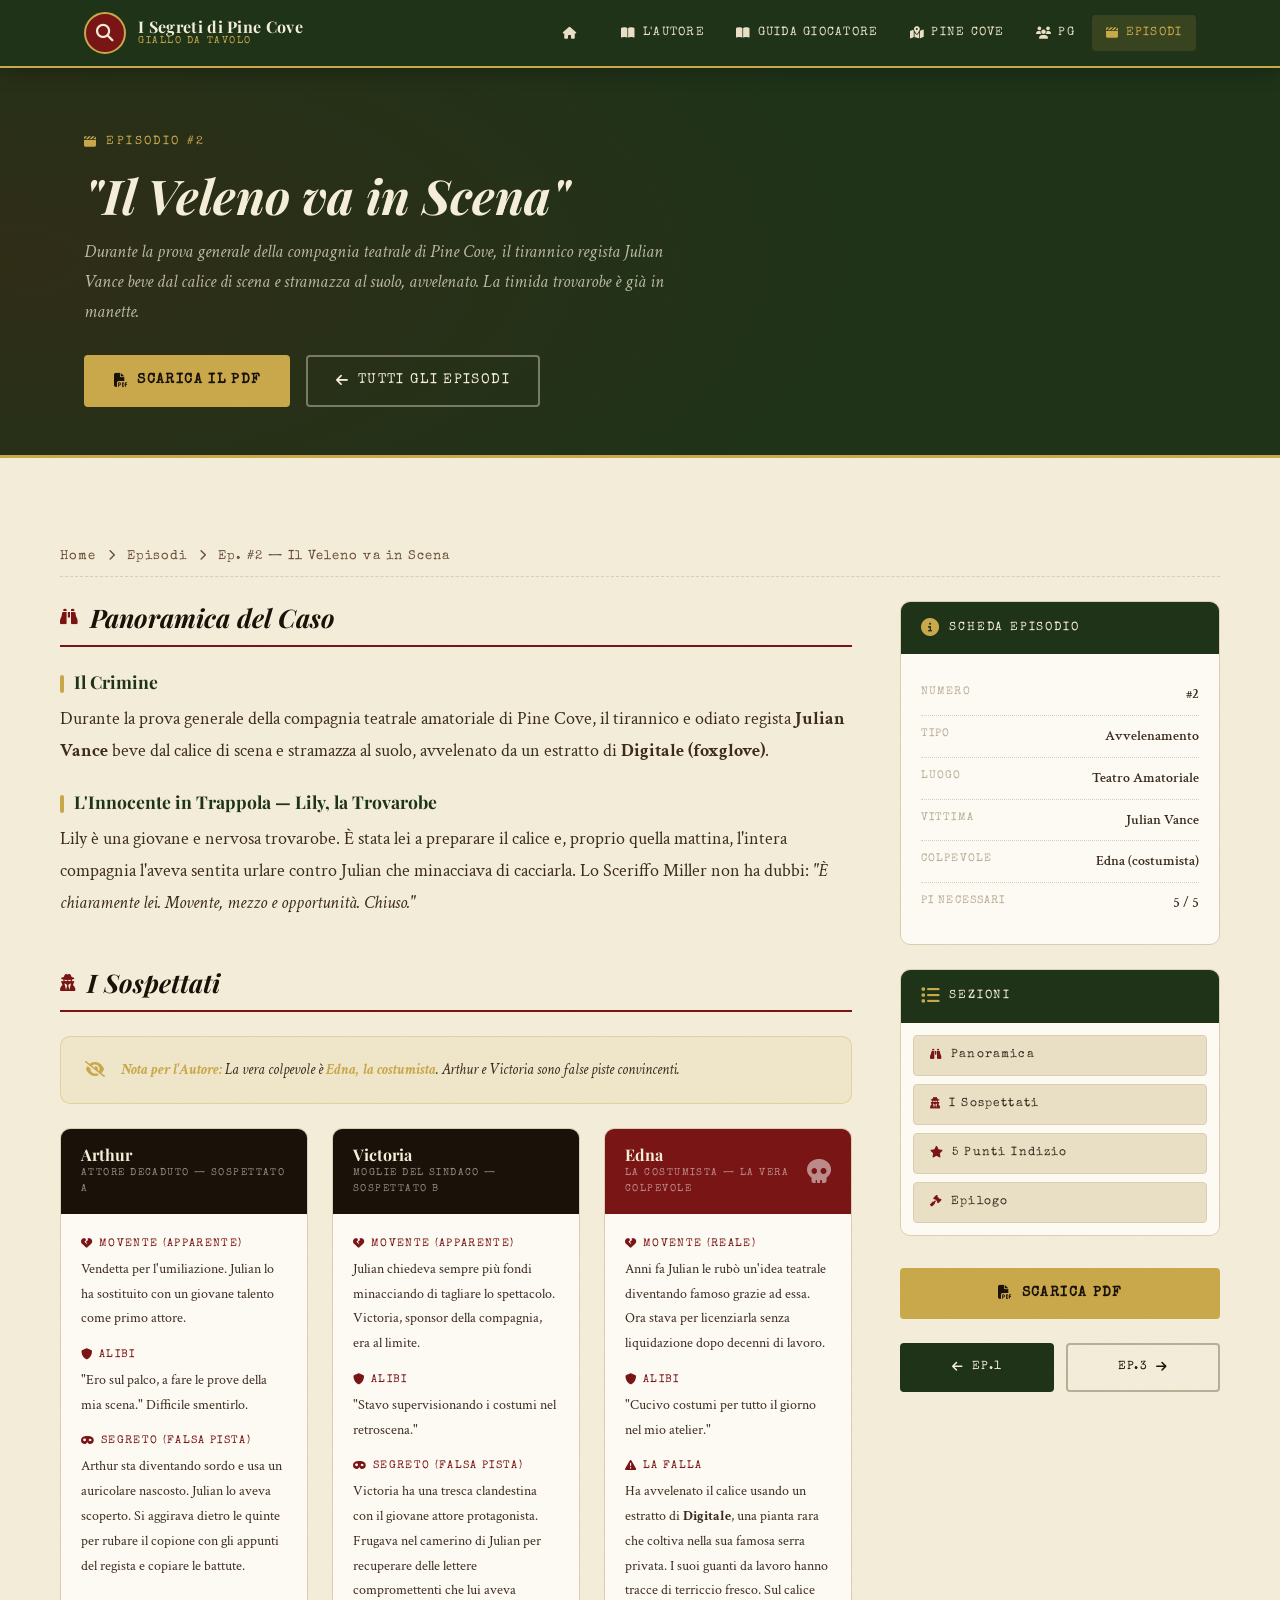
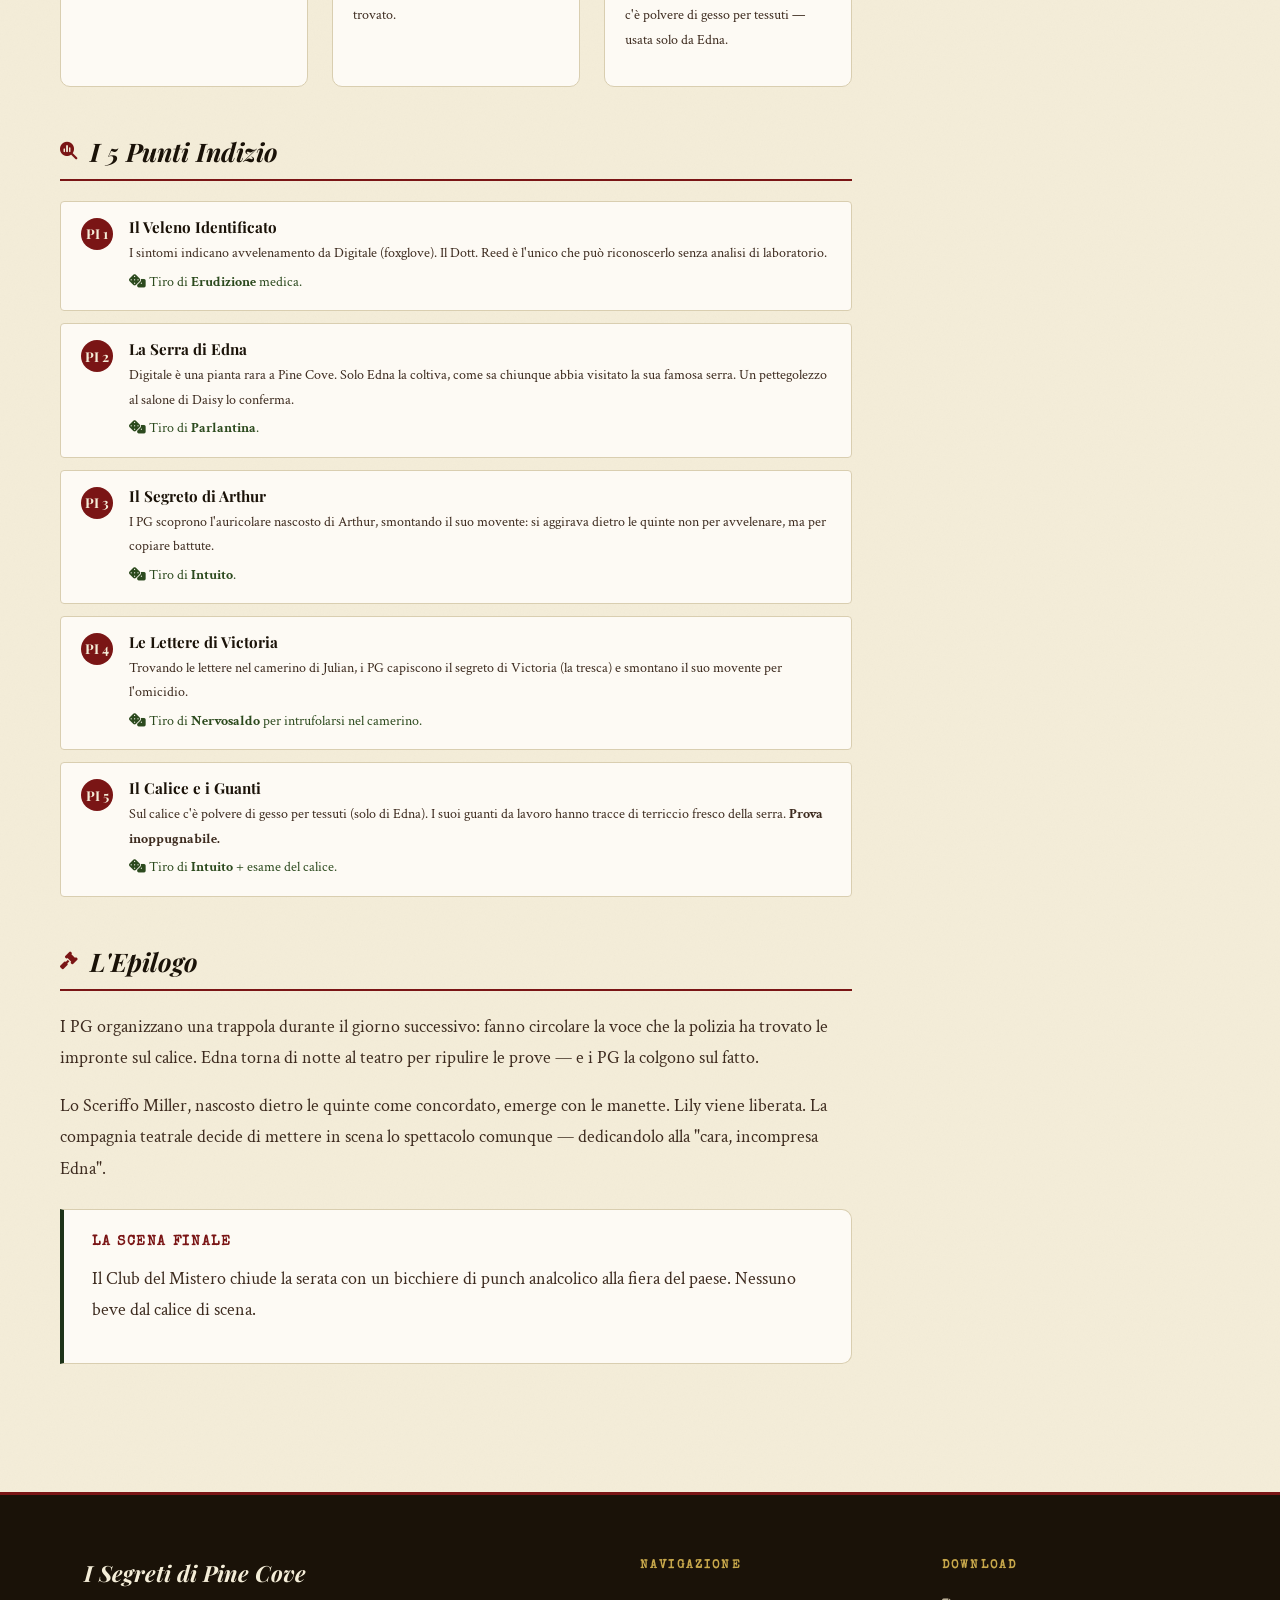
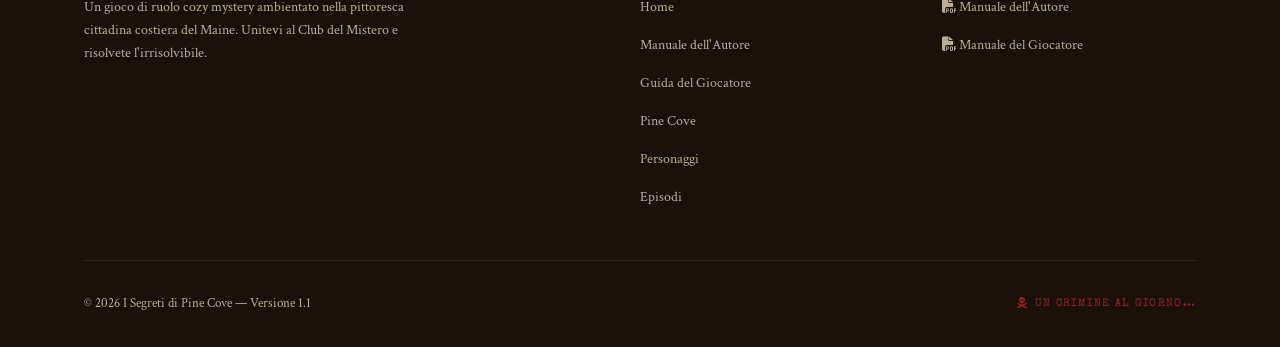
<file: episodio-02.html>
<!DOCTYPE html>
<html lang="it">
<head>
  <meta charset="UTF-8">
  <meta name="viewport" content="width=device-width, initial-scale=1.0">
  <title>Ep. #2 — Il Veleno va in Scena | I Segreti di Pine Cove</title>

  <!-- Favicon -->
  <link rel="icon" type="image/svg+xml" href="favicon.svg">
  <link rel="icon" type="image/png" sizes="32x32" href="favicon.png">
  <link rel="apple-touch-icon" sizes="180x180" href="apple-touch-icon.png">
  
  <link rel="stylesheet" href="css/stylesheet.css">
  <link rel="stylesheet" href="https://cdnjs.cloudflare.com/ajax/libs/font-awesome/6.5.1/css/all.min.css"
        integrity="sha512-DTOQO9RWCH3ppGqcWaEA1BIZOC6xxalwEsw9c2QQeAIftl+Vegovlnee1c9QX4TctnWMn13TZye+giMm8e2LwA=="
        crossorigin="anonymous" referrerpolicy="no-referrer" />
</head>
<body class="page-body">
  <header id="main-nav"></header>

  <div class="page-hero">
    <div class="container">
      <div class="page-hero-eyebrow"><i class="fa-solid fa-clapperboard"></i> Episodio #2</div>
      <h1><em>"Il Veleno va in Scena"</em></h1>
      <p>Durante la prova generale della compagnia teatrale di Pine Cove, il tirannico regista Julian Vance beve dal calice di scena e stramazza al suolo, avvelenato. La timida trovarobe è già in manette.</p>
      <div class="page-hero-actions">
        <a href="assets/manuale-pine-cove.pdf" download class="btn btn-download">
          <i class="fa-solid fa-file-pdf"></i> Scarica il PDF
        </a>
        <a href="episodi.html" class="btn btn-outline">
          <i class="fa-solid fa-arrow-left"></i> Tutti gli episodi
        </a>
      </div>
    </div>
  </div>

  <div class="container section-gap">
    <div class="breadcrumb">
      <a href="index.html">Home</a> <i class="fa-solid fa-chevron-right"></i>
      <a href="episodi.html">Episodi</a> <i class="fa-solid fa-chevron-right"></i>
      Ep. #2 — Il Veleno va in Scena
    </div>

    <div class="ep-layout">
      <main class="ep-content">

        <section id="panoramica">
          <h2><i class="fa-solid fa-binoculars"></i> Panoramica del Caso</h2>
          <h3>Il Crimine</h3>
          <p>Durante la prova generale della compagnia teatrale amatoriale di Pine Cove, il tirannico e odiato regista <strong>Julian Vance</strong> beve dal calice di scena e stramazza al suolo, avvelenato da un estratto di <strong>Digitale (foxglove)</strong>.</p>

          <h3>L'Innocente in Trappola — Lily, la Trovarobe</h3>
          <p>Lily è una giovane e nervosa trovarobe. È stata lei a preparare il calice e, proprio quella mattina, l'intera compagnia l'aveva sentita urlare contro Julian che minacciava di cacciarla. Lo Sceriffo Miller non ha dubbi: <em>"È chiaramente lei. Movente, mezzo e opportunità. Chiuso."</em></p>
        </section>

        <section id="sospettati">
          <h2><i class="fa-solid fa-user-secret"></i> I Sospettati</h2>

          <div class="nota-autore">
            <i class="fa-solid fa-eye-slash"></i>
            <p><strong>Nota per l'Autore:</strong> La vera colpevole è <strong>Edna, la costumista</strong>. Arthur e Victoria sono false piste convincenti.</p>
          </div>

          <div class="suspect-grid">
            <div class="suspect-card">
              <div class="suspect-header">
                <div><h4>Arthur</h4><div class="suspect-label">Attore Decaduto — Sospettato A</div></div>
              </div>
              <div class="suspect-body">
                <div class="suspect-row">
                  <div class="suspect-row-title"><i class="fa-solid fa-heart-crack"></i> Movente (apparente)</div>
                  <p>Vendetta per l'umiliazione. Julian lo ha sostituito con un giovane talento come primo attore.</p>
                </div>
                <div class="suspect-row">
                  <div class="suspect-row-title"><i class="fa-solid fa-shield"></i> Alibi</div>
                  <p>"Ero sul palco, a fare le prove della mia scena." Difficile smentirlo.</p>
                </div>
                <div class="suspect-row">
                  <div class="suspect-row-title"><i class="fa-solid fa-mask"></i> Segreto (Falsa Pista)</div>
                  <p>Arthur sta diventando sordo e usa un auricolare nascosto. Julian lo aveva scoperto. Si aggirava dietro le quinte per rubare il copione con gli appunti del regista e copiare le battute.</p>
                </div>
              </div>
            </div>

            <div class="suspect-card">
              <div class="suspect-header">
                <div><h4>Victoria</h4><div class="suspect-label">Moglie del Sindaco — Sospettato B</div></div>
              </div>
              <div class="suspect-body">
                <div class="suspect-row">
                  <div class="suspect-row-title"><i class="fa-solid fa-heart-crack"></i> Movente (apparente)</div>
                  <p>Julian chiedeva sempre più fondi minacciando di tagliare lo spettacolo. Victoria, sponsor della compagnia, era al limite.</p>
                </div>
                <div class="suspect-row">
                  <div class="suspect-row-title"><i class="fa-solid fa-shield"></i> Alibi</div>
                  <p>"Stavo supervisionando i costumi nel retroscena."</p>
                </div>
                <div class="suspect-row">
                  <div class="suspect-row-title"><i class="fa-solid fa-mask"></i> Segreto (Falsa Pista)</div>
                  <p>Victoria ha una tresca clandestina con il giovane attore protagonista. Frugava nel camerino di Julian per recuperare delle lettere compromettenti che lui aveva trovato.</p>
                </div>
              </div>
            </div>

            <div class="suspect-card">
              <div class="suspect-header colpevole">
                <div><h4>Edna</h4><div class="suspect-label">La Costumista — LA VERA COLPEVOLE</div></div>
                <i class="fa-solid fa-skull" style="color:rgba(255,255,255,.5);font-size:1.5rem"></i>
              </div>
              <div class="suspect-body">
                <div class="suspect-row">
                  <div class="suspect-row-title"><i class="fa-solid fa-heart-crack"></i> Movente (reale)</div>
                  <p>Anni fa Julian le rubò un'idea teatrale diventando famoso grazie ad essa. Ora stava per licenziarla senza liquidazione dopo decenni di lavoro.</p>
                </div>
                <div class="suspect-row">
                  <div class="suspect-row-title"><i class="fa-solid fa-shield"></i> Alibi</div>
                  <p>"Cucivo costumi per tutto il giorno nel mio atelier."</p>
                </div>
                <div class="suspect-row">
                  <div class="suspect-row-title"><i class="fa-solid fa-triangle-exclamation"></i> La Falla</div>
                  <p>Ha avvelenato il calice usando un estratto di <strong>Digitale</strong>, una pianta rara che coltiva nella sua famosa serra privata. I suoi guanti da lavoro hanno tracce di terriccio fresco. Sul calice c'è polvere di gesso per tessuti — usata solo da Edna.</p>
                </div>
              </div>
            </div>
          </div>
        </section>

        <section id="indizi">
          <h2><i class="fa-solid fa-magnifying-glass-chart"></i> I 5 Punti Indizio</h2>
          <ul class="clue-list">
            <li class="clue-item">
              <div class="clue-num">PI 1</div>
              <div><h4>Il Veleno Identificato</h4><p>I sintomi indicano avvelenamento da Digitale (foxglove). Il Dott. Reed è l'unico che può riconoscerlo senza analisi di laboratorio.</p><p style="font-size:.85rem;color:var(--pine-mid);margin-top:.35rem"><i class="fa-solid fa-dice"></i> Tiro di <strong>Erudizione</strong> medica.</p></div>
            </li>
            <li class="clue-item">
              <div class="clue-num">PI 2</div>
              <div><h4>La Serra di Edna</h4><p>Digitale è una pianta rara a Pine Cove. Solo Edna la coltiva, come sa chiunque abbia visitato la sua famosa serra. Un pettegolezzo al salone di Daisy lo conferma.</p><p style="font-size:.85rem;color:var(--pine-mid);margin-top:.35rem"><i class="fa-solid fa-dice"></i> Tiro di <strong>Parlantina</strong>.</p></div>
            </li>
            <li class="clue-item">
              <div class="clue-num">PI 3</div>
              <div><h4>Il Segreto di Arthur</h4><p>I PG scoprono l'auricolare nascosto di Arthur, smontando il suo movente: si aggirava dietro le quinte non per avvelenare, ma per copiare battute.</p><p style="font-size:.85rem;color:var(--pine-mid);margin-top:.35rem"><i class="fa-solid fa-dice"></i> Tiro di <strong>Intuito</strong>.</p></div>
            </li>
            <li class="clue-item">
              <div class="clue-num">PI 4</div>
              <div><h4>Le Lettere di Victoria</h4><p>Trovando le lettere nel camerino di Julian, i PG capiscono il segreto di Victoria (la tresca) e smontano il suo movente per l'omicidio.</p><p style="font-size:.85rem;color:var(--pine-mid);margin-top:.35rem"><i class="fa-solid fa-dice"></i> Tiro di <strong>Nervosaldo</strong> per intrufolarsi nel camerino.</p></div>
            </li>
            <li class="clue-item">
              <div class="clue-num">PI 5</div>
              <div><h4>Il Calice e i Guanti</h4><p>Sul calice c'è polvere di gesso per tessuti (solo di Edna). I suoi guanti da lavoro hanno tracce di terriccio fresco della serra. <strong>Prova inoppugnabile.</strong></p><p style="font-size:.85rem;color:var(--pine-mid);margin-top:.35rem"><i class="fa-solid fa-dice"></i> Tiro di <strong>Intuito</strong> + esame del calice.</p></div>
            </li>
          </ul>
        </section>

        <section id="epilogo">
          <h2><i class="fa-solid fa-gavel"></i> L'Epilogo</h2>
          <p>I PG organizzano una trappola durante il giorno successivo: fanno circolare la voce che la polizia ha trovato le impronte sul calice. Edna torna di notte al teatro per ripulire le prove — e i PG la colgono sul fatto.</p>
          <p>Lo Sceriffo Miller, nascosto dietro le quinte come concordato, emerge con le manette. Lily viene liberata. La compagnia teatrale decide di mettere in scena lo spettacolo comunque — dedicandolo alla "cara, incompresa Edna".</p>
          <div class="rule-box" style="border-left-color:var(--pine)">
            <h4>La Scena Finale</h4>
            <p>Il Club del Mistero chiude la serata con un bicchiere di punch analcolico alla fiera del paese. Nessuno beve dal calice di scena.</p>
          </div>
        </section>

      </main>

      <aside class="ep-sidebar">
        <div class="ep-info-box">
          <div class="ep-info-header"><i class="fa-solid fa-circle-info"></i><span>Scheda Episodio</span></div>
          <div class="ep-info-body">
            <div class="ep-info-row"><span class="ep-info-label">Numero</span><span class="ep-info-val">#2</span></div>
            <div class="ep-info-row"><span class="ep-info-label">Tipo</span><span class="ep-info-val">Avvelenamento</span></div>
            <div class="ep-info-row"><span class="ep-info-label">Luogo</span><span class="ep-info-val">Teatro Amatoriale</span></div>
            <div class="ep-info-row"><span class="ep-info-label">Vittima</span><span class="ep-info-val">Julian Vance</span></div>
            <div class="ep-info-row"><span class="ep-info-label">Colpevole</span><span class="ep-info-val">Edna (costumista)</span></div>
            <div class="ep-info-row"><span class="ep-info-label">PI necessari</span><span class="ep-info-val">5 / 5</span></div>
          </div>
        </div>
        <div class="ep-info-box">
          <div class="ep-info-header"><i class="fa-solid fa-list"></i><span>Sezioni</span></div>
          <div class="ep-info-body" style="padding:.75rem">
            <div class="ep-nav-links">
              <a href="#panoramica" class="ep-nav-link"><i class="fa-solid fa-binoculars"></i>Panoramica</a>
              <a href="#sospettati" class="ep-nav-link"><i class="fa-solid fa-user-secret"></i>I Sospettati</a>
              <a href="#indizi" class="ep-nav-link"><i class="fa-solid fa-star"></i>5 Punti Indizio</a>
              <a href="#epilogo" class="ep-nav-link"><i class="fa-solid fa-gavel"></i>Epilogo</a>
            </div>
          </div>
        </div>
        <a href="assets/manuale-pine-cove.pdf" download class="btn btn-download" style="width:100%;justify-content:center;margin-top:.5rem">
          <i class="fa-solid fa-file-pdf"></i> Scarica PDF
        </a>
        <div style="margin-top:1.5rem;display:flex;gap:.75rem">
          <a href="episodio-01.html" class="btn btn-pine" style="flex:1;justify-content:center;font-size:.75rem"><i class="fa-solid fa-arrow-left"></i> Ep.1</a>
          <a href="episodio-03.html" class="btn btn-outline" style="flex:1;justify-content:center;font-size:.75rem;color:var(--ink);border-color:var(--mist)">Ep.3 <i class="fa-solid fa-arrow-right"></i></a>
        </div>
      </aside>
    </div>
  </div>

  <!-- FOOTER -->
  <footer id="main-footer"></footer>

  <script src="js/menu.js"></script>
  <script src="js/footer.js"></script>
</body>
</html>
</file>
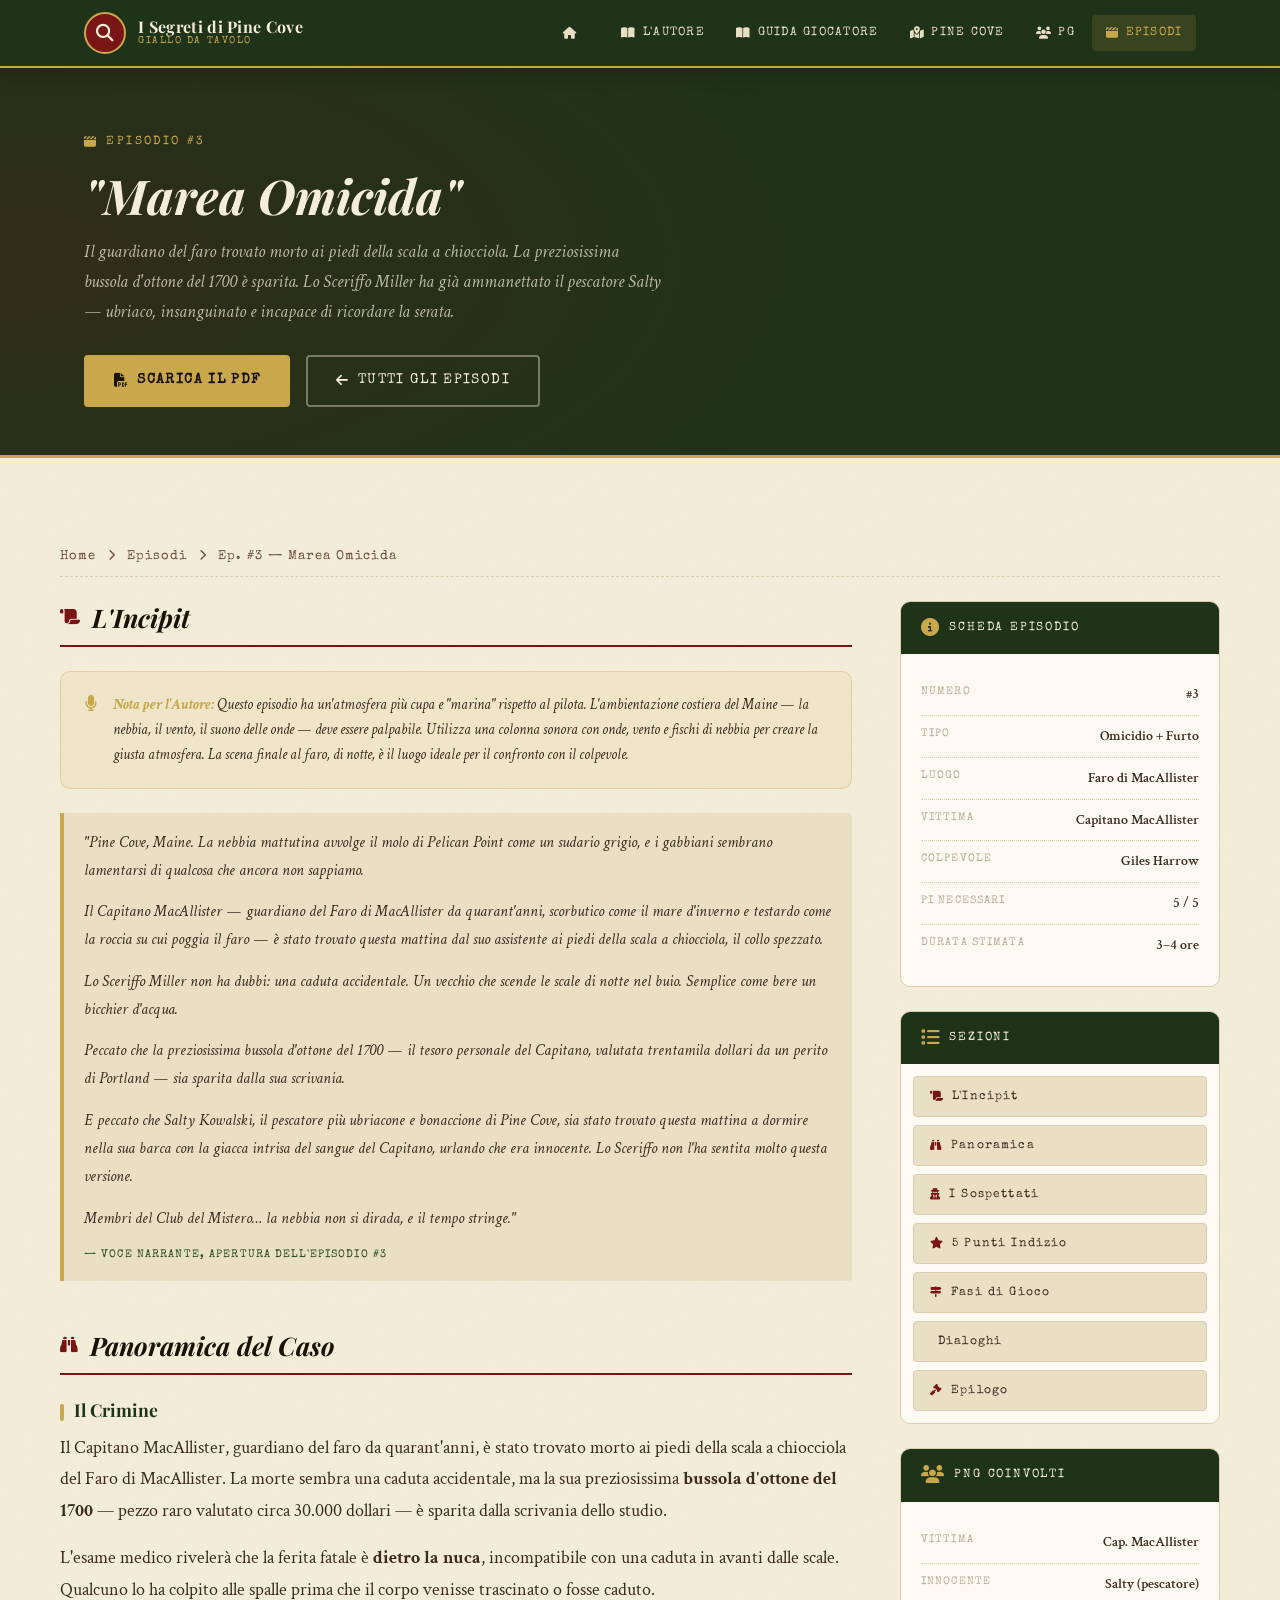
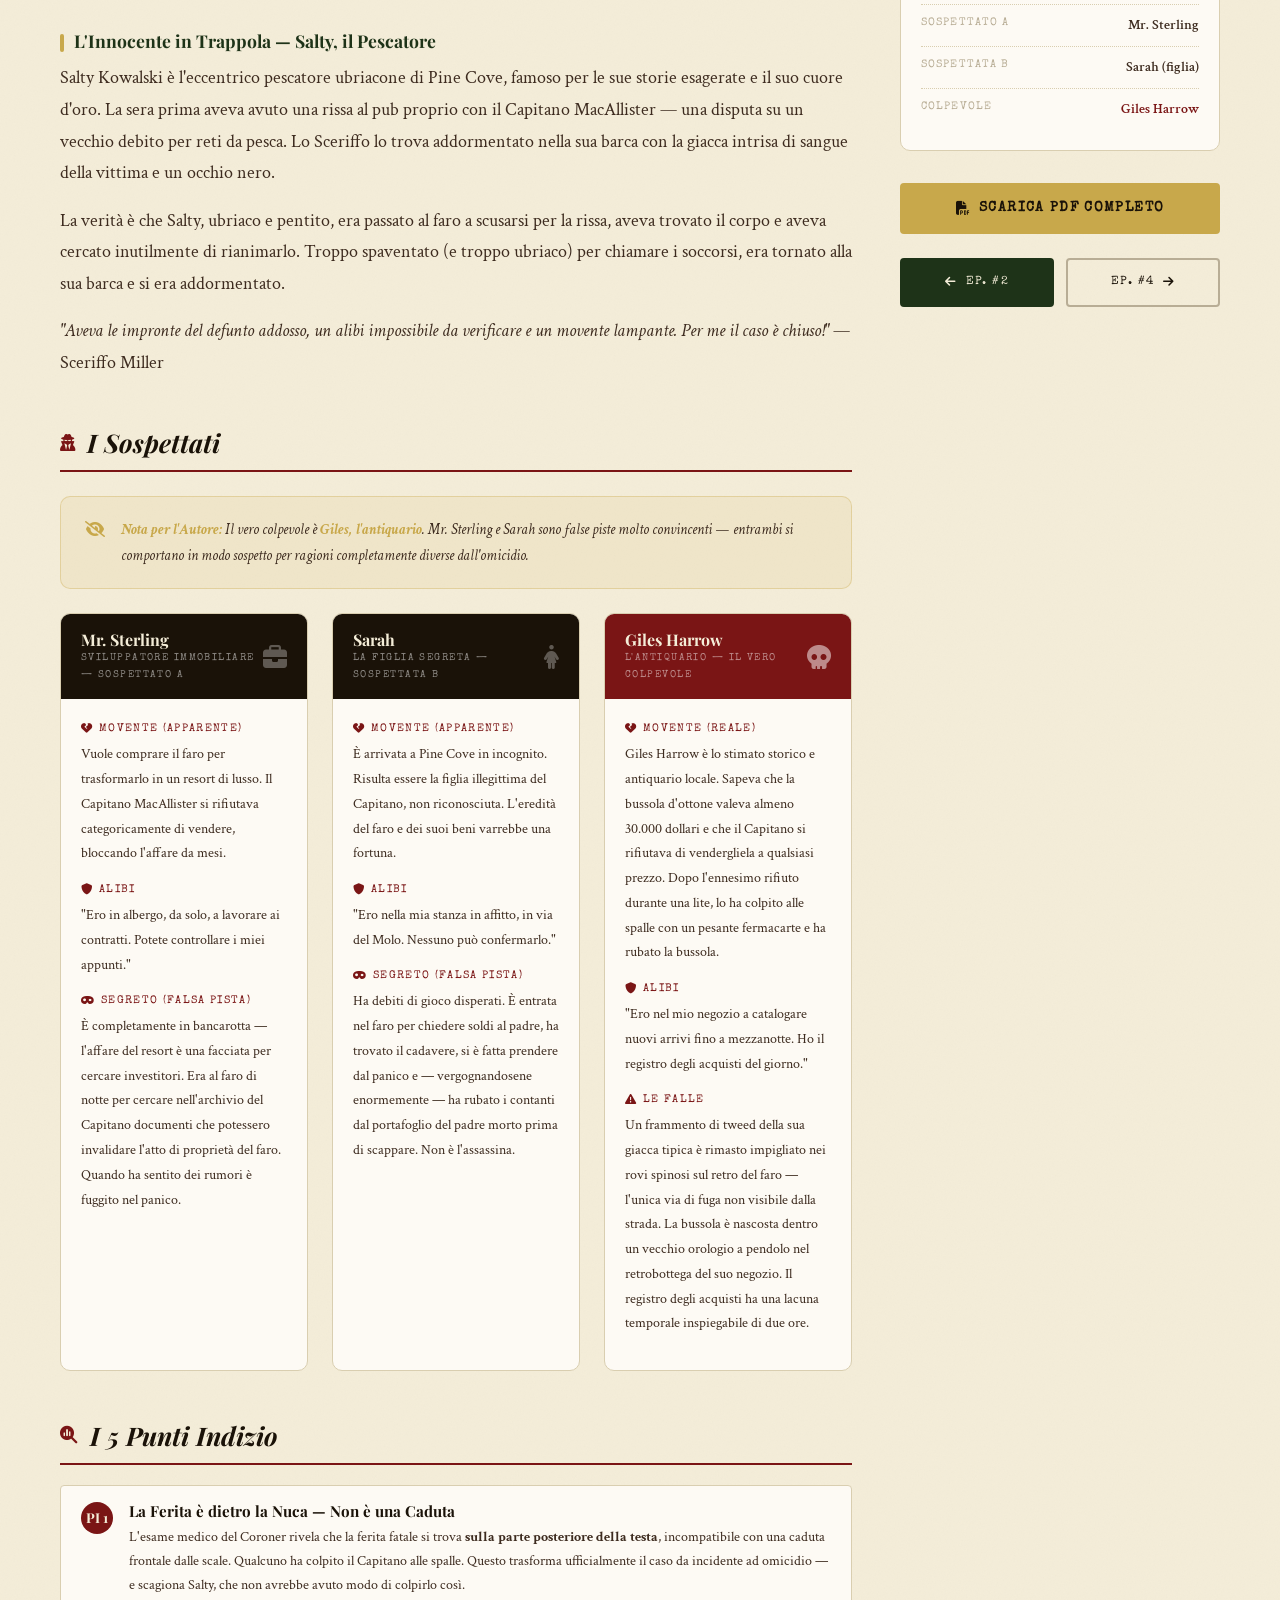
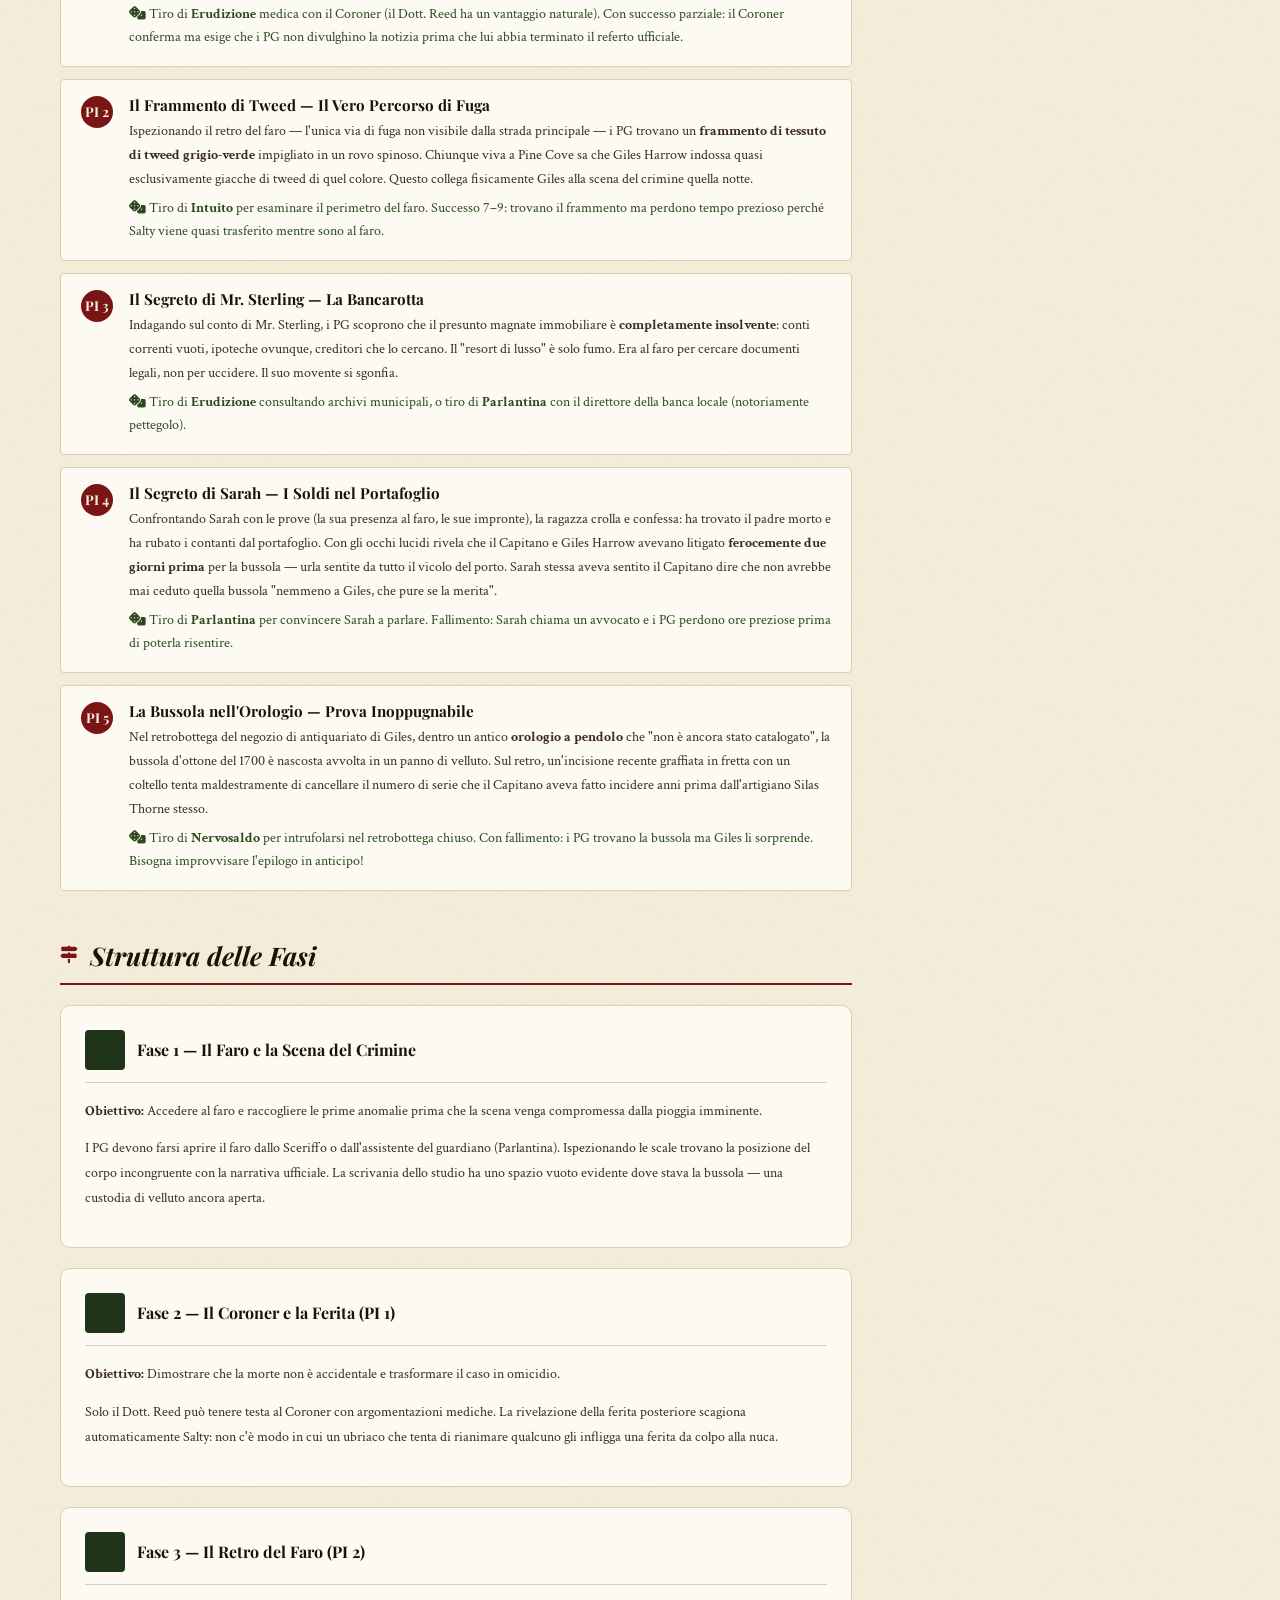
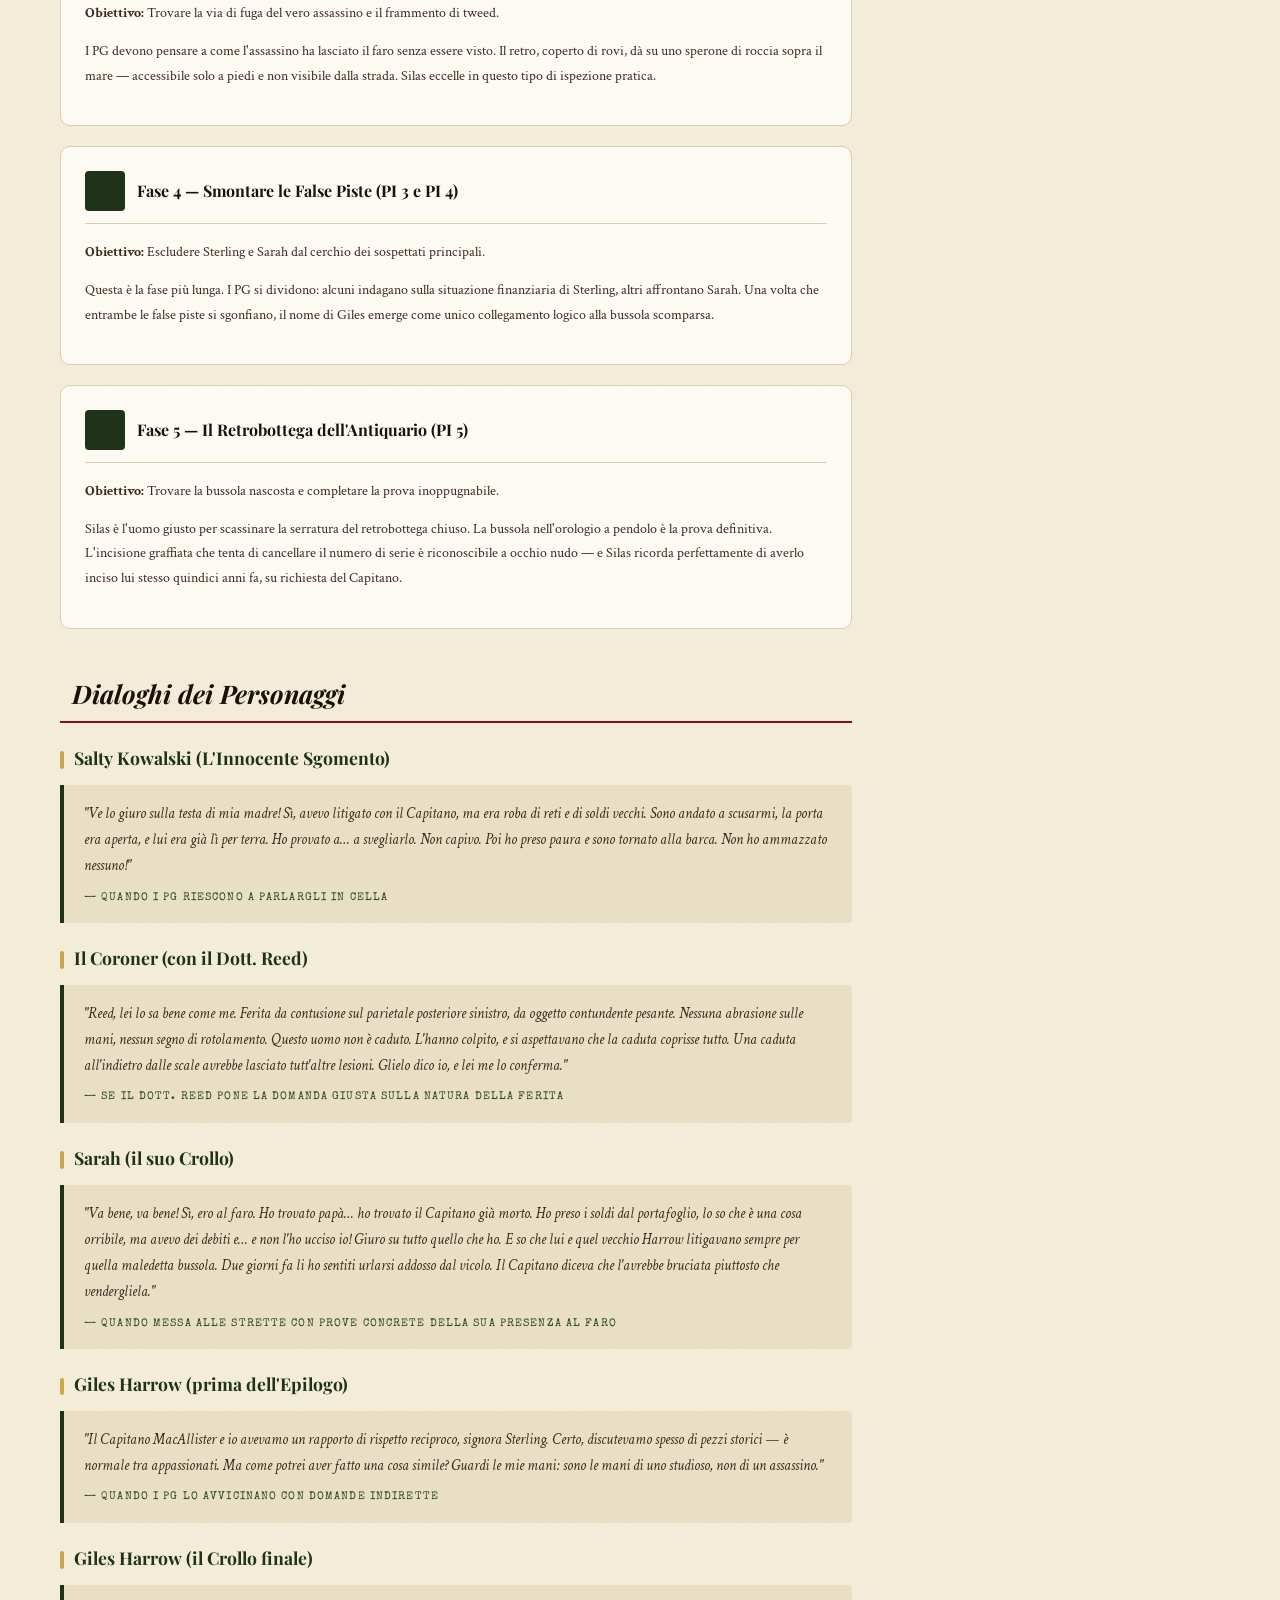
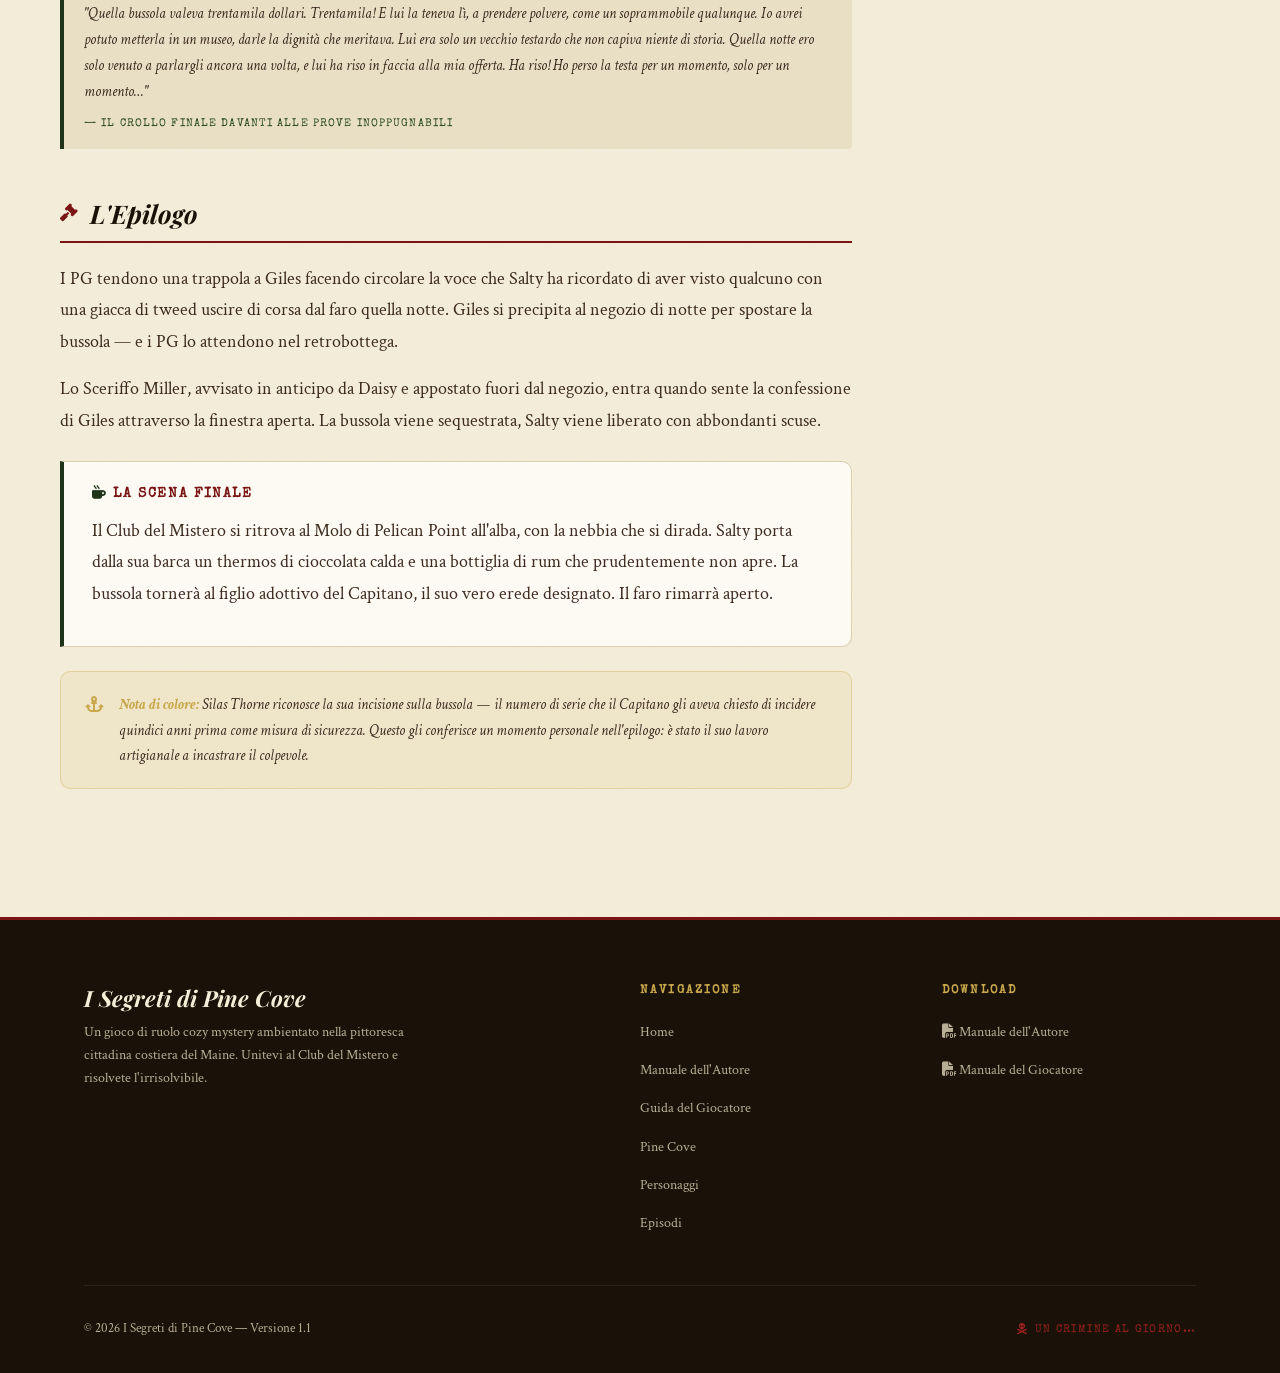
<file: episodio-03.html>
<!DOCTYPE html>
<html lang="it">
<head>
  <meta charset="UTF-8">
  <meta name="viewport" content="width=device-width, initial-scale=1.0">
  <title>Ep. #3 — Marea Omicida | I Segreti di Pine Cove</title>
  <meta name="description" content="Il guardiano del faro è morto ai piedi della scala a chiocciola. Caduta accidentale? La bussola d'ottone del 1700 è sparita. Salty dorme in cella.">

  <!-- Favicon -->
  <link rel="icon" type="image/svg+xml" href="favicon.svg">
  <link rel="icon" type="image/png" sizes="32x32" href="favicon.png">
  <link rel="apple-touch-icon" sizes="180x180" href="apple-touch-icon.png">
  
  <link rel="stylesheet" href="css/stylesheet.css">
  <link rel="stylesheet" href="https://cdnjs.cloudflare.com/ajax/libs/font-awesome/6.5.1/css/all.min.css"
        integrity="sha512-DTOQO9RWCH3ppGqcWaEA1BIZOC6xxalwEsw9c2QQeAIftl+Vegovlnee1c9QX4TctnWMn13TZye+giMm8e2LwA=="
        crossorigin="anonymous" referrerpolicy="no-referrer" />
</head>
<body class="page-body">
  <header id="main-nav"></header>

  <!-- PAGE HERO -->
  <div class="page-hero">
    <div class="container">
      <div class="page-hero-eyebrow"><i class="fa-solid fa-clapperboard"></i> Episodio #3</div>
      <h1><em>"Marea Omicida"</em></h1>
      <p>Il guardiano del faro trovato morto ai piedi della scala a chiocciola. La preziosissima bussola d'ottone del 1700 è sparita. Lo Sceriffo Miller ha già ammanettato il pescatore Salty — ubriaco, insanguinato e incapace di ricordare la serata.</p>
      <div class="page-hero-actions">
        <a href="assets/manuale-pine-cove.pdf" download class="btn btn-download">
          <i class="fa-solid fa-file-pdf"></i>
          Scarica il PDF
        </a>
        <a href="episodi.html" class="btn btn-outline">
          <i class="fa-solid fa-arrow-left"></i>
          Tutti gli episodi
        </a>
      </div>
    </div>
  </div>

  <div class="container section-gap">
    <div class="breadcrumb">
      <a href="index.html">Home</a>
      <i class="fa-solid fa-chevron-right"></i>
      <a href="episodi.html">Episodi</a>
      <i class="fa-solid fa-chevron-right"></i>
      Ep. #3 — Marea Omicida
    </div>

    <div class="ep-layout">

      <!-- MAIN CONTENT -->
      <main class="ep-content">

        <!-- INCIPIT -->
        <section id="incipit">
          <h2><i class="fa-solid fa-scroll"></i> L'Incipit</h2>
          <div class="nota-autore">
            <i class="fa-solid fa-microphone"></i>
            <p><strong>Nota per l'Autore:</strong> Questo episodio ha un'atmosfera più cupa e "marina" rispetto al pilota. L'ambientazione costiera del Maine — la nebbia, il vento, il suono delle onde — deve essere palpabile. Utilizza una colonna sonora con onde, vento e fischi di nebbia per creare la giusta atmosfera. La scena finale al faro, di notte, è il luogo ideale per il confronto con il colpevole.</p>
          </div>

          <div class="dialogue" style="border-left-color:var(--gold);font-size:1rem;line-height:1.75">
            <p><em>"Pine Cove, Maine. La nebbia mattutina avvolge il molo di Pelican Point come un sudario grigio, e i gabbiani sembrano lamentarsi di qualcosa che ancora non sappiamo.</em></p>
            <p><em>Il Capitano MacAllister — guardiano del Faro di MacAllister da quarant'anni, scorbutico come il mare d'inverno e testardo come la roccia su cui poggia il faro — è stato trovato questa mattina dal suo assistente ai piedi della scala a chiocciola, il collo spezzato.</em></p>
            <p><em>Lo Sceriffo Miller non ha dubbi: una caduta accidentale. Un vecchio che scende le scale di notte nel buio. Semplice come bere un bicchier d'acqua.</em></p>
            <p><em>Peccato che la preziosissima bussola d'ottone del 1700 — il tesoro personale del Capitano, valutata trentamila dollari da un perito di Portland — sia sparita dalla sua scrivania.</em></p>
            <p><em>E peccato che Salty Kowalski, il pescatore più ubriacone e bonaccione di Pine Cove, sia stato trovato questa mattina a dormire nella sua barca con la giacca intrisa del sangue del Capitano, urlando che era innocente. Lo Sceriffo non l'ha sentita molto questa versione.</em></p>
            <p><em>Membri del Club del Mistero… la nebbia non si dirada, e il tempo stringe."</em></p>
            <cite>— Voce Narrante, apertura dell'Episodio #3</cite>
          </div>
        </section>

        <!-- PANORAMICA -->
        <section id="panoramica">
          <h2><i class="fa-solid fa-binoculars"></i> Panoramica del Caso</h2>

          <h3>Il Crimine</h3>
          <p>Il Capitano MacAllister, guardiano del faro da quarant'anni, è stato trovato morto ai piedi della scala a chiocciola del Faro di MacAllister. La morte sembra una caduta accidentale, ma la sua preziosissima <strong>bussola d'ottone del 1700</strong> — pezzo raro valutato circa 30.000 dollari — è sparita dalla scrivania dello studio.</p>
          <p>L'esame medico rivelerà che la ferita fatale è <strong>dietro la nuca</strong>, incompatibile con una caduta in avanti dalle scale. Qualcuno lo ha colpito alle spalle prima che il corpo venisse trascinato o fosse caduto.</p>

          <h3>L'Innocente in Trappola — Salty, il Pescatore</h3>
          <p>Salty Kowalski è l'eccentrico pescatore ubriacone di Pine Cove, famoso per le sue storie esagerate e il suo cuore d'oro. La sera prima aveva avuto una rissa al pub proprio con il Capitano MacAllister — una disputa su un vecchio debito per reti da pesca. Lo Sceriffo lo trova addormentato nella sua barca con la giacca intrisa di sangue della vittima e un occhio nero.</p>
          <p>La verità è che Salty, ubriaco e pentito, era passato al faro a scusarsi per la rissa, aveva trovato il corpo e aveva cercato inutilmente di rianimarlo. Troppo spaventato (e troppo ubriaco) per chiamare i soccorsi, era tornato alla sua barca e si era addormentato.</p>
          <p><em>"Aveva le impronte del defunto addosso, un alibi impossibile da verificare e un movente lampante. Per me il caso è chiuso!"</em> — Sceriffo Miller</p>
        </section>

        <!-- SOSPETTATI -->
        <section id="sospettati">
          <h2><i class="fa-solid fa-user-secret"></i> I Sospettati</h2>

          <div class="nota-autore">
            <i class="fa-solid fa-eye-slash"></i>
            <p><strong>Nota per l'Autore:</strong> Il vero colpevole è <strong>Giles, l'antiquario</strong>. Mr. Sterling e Sarah sono false piste molto convincenti — entrambi si comportano in modo sospetto per ragioni completamente diverse dall'omicidio.</p>
          </div>

          <div class="suspect-grid">

            <!-- MR. STERLING -->
            <div class="suspect-card">
              <div class="suspect-header">
                <div>
                  <h4>Mr. Sterling</h4>
                  <div class="suspect-label">Sviluppatore Immobiliare — Sospettato A</div>
                </div>
                <i class="fa-solid fa-briefcase" style="color:rgba(255,255,255,.3);font-size:1.5rem"></i>
              </div>
              <div class="suspect-body">
                <div class="suspect-row">
                  <div class="suspect-row-title"><i class="fa-solid fa-heart-crack"></i> Movente (apparente)</div>
                  <p>Vuole comprare il faro per trasformarlo in un resort di lusso. Il Capitano MacAllister si rifiutava categoricamente di vendere, bloccando l'affare da mesi.</p>
                </div>
                <div class="suspect-row">
                  <div class="suspect-row-title"><i class="fa-solid fa-shield"></i> Alibi</div>
                  <p>"Ero in albergo, da solo, a lavorare ai contratti. Potete controllare i miei appunti."</p>
                </div>
                <div class="suspect-row">
                  <div class="suspect-row-title"><i class="fa-solid fa-mask"></i> Segreto (Falsa Pista)</div>
                  <p>È completamente in bancarotta — l'affare del resort è una facciata per cercare investitori. Era al faro di notte per cercare nell'archivio del Capitano documenti che potessero invalidare l'atto di proprietà del faro. Quando ha sentito dei rumori è fuggito nel panico.</p>
                </div>
              </div>
            </div>

            <!-- SARAH -->
            <div class="suspect-card">
              <div class="suspect-header">
                <div>
                  <h4>Sarah</h4>
                  <div class="suspect-label">La Figlia Segreta — Sospettata B</div>
                </div>
                <i class="fa-solid fa-person-dress" style="color:rgba(255,255,255,.3);font-size:1.5rem"></i>
              </div>
              <div class="suspect-body">
                <div class="suspect-row">
                  <div class="suspect-row-title"><i class="fa-solid fa-heart-crack"></i> Movente (apparente)</div>
                  <p>È arrivata a Pine Cove in incognito. Risulta essere la figlia illegittima del Capitano, non riconosciuta. L'eredità del faro e dei suoi beni varrebbe una fortuna.</p>
                </div>
                <div class="suspect-row">
                  <div class="suspect-row-title"><i class="fa-solid fa-shield"></i> Alibi</div>
                  <p>"Ero nella mia stanza in affitto, in via del Molo. Nessuno può confermarlo."</p>
                </div>
                <div class="suspect-row">
                  <div class="suspect-row-title"><i class="fa-solid fa-mask"></i> Segreto (Falsa Pista)</div>
                  <p>Ha debiti di gioco disperati. È entrata nel faro per chiedere soldi al padre, ha trovato il cadavere, si è fatta prendere dal panico e — vergognandosene enormemente — ha rubato i contanti dal portafoglio del padre morto prima di scappare. Non è l'assassina.</p>
                </div>
              </div>
            </div>

            <!-- GILES — COLPEVOLE -->
            <div class="suspect-card">
              <div class="suspect-header colpevole">
                <div>
                  <h4>Giles Harrow</h4>
                  <div class="suspect-label">L'Antiquario — IL VERO COLPEVOLE</div>
                </div>
                <i class="fa-solid fa-skull" style="color:rgba(255,255,255,.5);font-size:1.5rem"></i>
              </div>
              <div class="suspect-body">
                <div class="suspect-row">
                  <div class="suspect-row-title"><i class="fa-solid fa-heart-crack"></i> Movente (reale)</div>
                  <p>Giles Harrow è lo stimato storico e antiquario locale. Sapeva che la bussola d'ottone valeva almeno 30.000 dollari e che il Capitano si rifiutava di vendergliela a qualsiasi prezzo. Dopo l'ennesimo rifiuto durante una lite, lo ha colpito alle spalle con un pesante fermacarte e ha rubato la bussola.</p>
                </div>
                <div class="suspect-row">
                  <div class="suspect-row-title"><i class="fa-solid fa-shield"></i> Alibi</div>
                  <p>"Ero nel mio negozio a catalogare nuovi arrivi fino a mezzanotte. Ho il registro degli acquisti del giorno."</p>
                </div>
                <div class="suspect-row">
                  <div class="suspect-row-title"><i class="fa-solid fa-triangle-exclamation"></i> Le Falle</div>
                  <p>Un frammento di tweed della sua giacca tipica è rimasto impigliato nei rovi spinosi sul retro del faro — l'unica via di fuga non visibile dalla strada. La bussola è nascosta dentro un vecchio orologio a pendolo nel retrobottega del suo negozio. Il registro degli acquisti ha una lacuna temporale inspiegabile di due ore.</p>
                </div>
              </div>
            </div>

          </div>
        </section>

        <!-- 5 PUNTI INDIZIO -->
        <section id="indizi">
          <h2><i class="fa-solid fa-magnifying-glass-chart"></i> I 5 Punti Indizio</h2>

          <ul class="clue-list">
            <li class="clue-item">
              <div class="clue-num">PI 1</div>
              <div>
                <h4>La Ferita è dietro la Nuca — Non è una Caduta</h4>
                <p>L'esame medico del Coroner rivela che la ferita fatale si trova <strong>sulla parte posteriore della testa</strong>, incompatibile con una caduta frontale dalle scale. Qualcuno ha colpito il Capitano alle spalle. Questo trasforma ufficialmente il caso da incidente ad omicidio — e scagiona Salty, che non avrebbe avuto modo di colpirlo così.</p>
                <p style="font-size:.85rem;color:var(--pine-mid);margin-top:.35rem"><i class="fa-solid fa-dice"></i> Tiro di <strong>Erudizione</strong> medica con il Coroner (il Dott. Reed ha un vantaggio naturale). Con successo parziale: il Coroner conferma ma esige che i PG non divulghino la notizia prima che lui abbia terminato il referto ufficiale.</p>
              </div>
            </li>
            <li class="clue-item">
              <div class="clue-num">PI 2</div>
              <div>
                <h4>Il Frammento di Tweed — Il Vero Percorso di Fuga</h4>
                <p>Ispezionando il retro del faro — l'unica via di fuga non visibile dalla strada principale — i PG trovano un <strong>frammento di tessuto di tweed grigio-verde</strong> impigliato in un rovo spinoso. Chiunque viva a Pine Cove sa che Giles Harrow indossa quasi esclusivamente giacche di tweed di quel colore. Questo collega fisicamente Giles alla scena del crimine quella notte.</p>
                <p style="font-size:.85rem;color:var(--pine-mid);margin-top:.35rem"><i class="fa-solid fa-dice"></i> Tiro di <strong>Intuito</strong> per esaminare il perimetro del faro. Successo 7–9: trovano il frammento ma perdono tempo prezioso perché Salty viene quasi trasferito mentre sono al faro.</p>
              </div>
            </li>
            <li class="clue-item">
              <div class="clue-num">PI 3</div>
              <div>
                <h4>Il Segreto di Mr. Sterling — La Bancarotta</h4>
                <p>Indagando sul conto di Mr. Sterling, i PG scoprono che il presunto magnate immobiliare è <strong>completamente insolvente</strong>: conti correnti vuoti, ipoteche ovunque, creditori che lo cercano. Il "resort di lusso" è solo fumo. Era al faro per cercare documenti legali, non per uccidere. Il suo movente si sgonfia.</p>
                <p style="font-size:.85rem;color:var(--pine-mid);margin-top:.35rem"><i class="fa-solid fa-dice"></i> Tiro di <strong>Erudizione</strong> consultando archivi municipali, o tiro di <strong>Parlantina</strong> con il direttore della banca locale (notoriamente pettegolo).</p>
              </div>
            </li>
            <li class="clue-item">
              <div class="clue-num">PI 4</div>
              <div>
                <h4>Il Segreto di Sarah — I Soldi nel Portafoglio</h4>
                <p>Confrontando Sarah con le prove (la sua presenza al faro, le sue impronte), la ragazza crolla e confessa: ha trovato il padre morto e ha rubato i contanti dal portafoglio. Con gli occhi lucidi rivela che il Capitano e Giles Harrow avevano litigato <strong>ferocemente due giorni prima</strong> per la bussola — urla sentite da tutto il vicolo del porto. Sarah stessa aveva sentito il Capitano dire che non avrebbe mai ceduto quella bussola "nemmeno a Giles, che pure se la merita".</p>
                <p style="font-size:.85rem;color:var(--pine-mid);margin-top:.35rem"><i class="fa-solid fa-dice"></i> Tiro di <strong>Parlantina</strong> per convincere Sarah a parlare. Fallimento: Sarah chiama un avvocato e i PG perdono ore preziose prima di poterla risentire.</p>
              </div>
            </li>
            <li class="clue-item">
              <div class="clue-num">PI 5</div>
              <div>
                <h4>La Bussola nell'Orologio — Prova Inoppugnabile</h4>
                <p>Nel retrobottega del negozio di antiquariato di Giles, dentro un antico <strong>orologio a pendolo</strong> che "non è ancora stato catalogato", la bussola d'ottone del 1700 è nascosta avvolta in un panno di velluto. Sul retro, un'incisione recente graffiata in fretta con un coltello tenta maldestramente di cancellare il numero di serie che il Capitano aveva fatto incidere anni prima dall'artigiano Silas Thorne stesso.</p>
                <p style="font-size:.85rem;color:var(--pine-mid);margin-top:.35rem"><i class="fa-solid fa-dice"></i> Tiro di <strong>Nervosaldo</strong> per intrufolarsi nel retrobottega chiuso. Con fallimento: i PG trovano la bussola ma Giles li sorprende. Bisogna improvvisare l'epilogo in anticipo!</p>
              </div>
            </li>
          </ul>
        </section>

        <!-- FASI DI GIOCO -->
        <section id="fasi">
          <h2><i class="fa-solid fa-map-signs"></i> Struttura delle Fasi</h2>

          <div class="phase-box">
            <div class="phase-header">
              <div class="phase-icon"><i class="fa-solid fa-circle-1"></i></div>
              <h4>Fase 1 — Il Faro e la Scena del Crimine</h4>
            </div>
            <p><strong>Obiettivo:</strong> Accedere al faro e raccogliere le prime anomalie prima che la scena venga compromessa dalla pioggia imminente.</p>
            <p>I PG devono farsi aprire il faro dallo Sceriffo o dall'assistente del guardiano (Parlantina). Ispezionando le scale trovano la posizione del corpo incongruente con la narrativa ufficiale. La scrivania dello studio ha uno spazio vuoto evidente dove stava la bussola — una custodia di velluto ancora aperta.</p>
          </div>

          <div class="phase-box">
            <div class="phase-header">
              <div class="phase-icon"><i class="fa-solid fa-circle-2"></i></div>
              <h4>Fase 2 — Il Coroner e la Ferita (PI 1)</h4>
            </div>
            <p><strong>Obiettivo:</strong> Dimostrare che la morte non è accidentale e trasformare il caso in omicidio.</p>
            <p>Solo il Dott. Reed può tenere testa al Coroner con argomentazioni mediche. La rivelazione della ferita posteriore scagiona automaticamente Salty: non c'è modo in cui un ubriaco che tenta di rianimare qualcuno gli infligga una ferita da colpo alla nuca.</p>
          </div>

          <div class="phase-box">
            <div class="phase-header">
              <div class="phase-icon"><i class="fa-solid fa-circle-3"></i></div>
              <h4>Fase 3 — Il Retro del Faro (PI 2)</h4>
            </div>
            <p><strong>Obiettivo:</strong> Trovare la via di fuga del vero assassino e il frammento di tweed.</p>
            <p>I PG devono pensare a come l'assassino ha lasciato il faro senza essere visto. Il retro, coperto di rovi, dà su uno sperone di roccia sopra il mare — accessibile solo a piedi e non visibile dalla strada. Silas eccelle in questo tipo di ispezione pratica.</p>
          </div>

          <div class="phase-box">
            <div class="phase-header">
              <div class="phase-icon"><i class="fa-solid fa-circle-4"></i></div>
              <h4>Fase 4 — Smontare le False Piste (PI 3 e PI 4)</h4>
            </div>
            <p><strong>Obiettivo:</strong> Escludere Sterling e Sarah dal cerchio dei sospettati principali.</p>
            <p>Questa è la fase più lunga. I PG si dividono: alcuni indagano sulla situazione finanziaria di Sterling, altri affrontano Sarah. Una volta che entrambe le false piste si sgonfiano, il nome di Giles emerge come unico collegamento logico alla bussola scomparsa.</p>
          </div>

          <div class="phase-box">
            <div class="phase-header">
              <div class="phase-icon"><i class="fa-solid fa-circle-5"></i></div>
              <h4>Fase 5 — Il Retrobottega dell'Antiquario (PI 5)</h4>
            </div>
            <p><strong>Obiettivo:</strong> Trovare la bussola nascosta e completare la prova inoppugnabile.</p>
            <p>Silas è l'uomo giusto per scassinare la serratura del retrobottega chiuso. La bussola nell'orologio a pendolo è la prova definitiva. L'incisione graffiata che tenta di cancellare il numero di serie è riconoscibile a occhio nudo — e Silas ricorda perfettamente di averlo inciso lui stesso quindici anni fa, su richiesta del Capitano.</p>
          </div>
        </section>

        <!-- DIALOGHI -->
        <section id="dialoghi">
          <h2><i class="fa-solid fa-comment-quote"></i> Dialoghi dei Personaggi</h2>

          <h3>Salty Kowalski (L'Innocente Sgomento)</h3>
          <div class="dialogue">
            "Ve lo giuro sulla testa di mia madre! Sì, avevo litigato con il Capitano, ma era roba di reti e di soldi vecchi. Sono andato a scusarmi, la porta era aperta, e lui era già lì per terra. Ho provato a… a svegliarlo. Non capivo. Poi ho preso paura e sono tornato alla barca. Non ho ammazzato nessuno!"
            <cite>— Quando i PG riescono a parlargli in cella</cite>
          </div>

          <h3>Il Coroner (con il Dott. Reed)</h3>
          <div class="dialogue">
            "Reed, lei lo sa bene come me. Ferita da contusione sul parietale posteriore sinistro, da oggetto contundente pesante. Nessuna abrasione sulle mani, nessun segno di rotolamento. Questo uomo non è caduto. L'hanno colpito, e si aspettavano che la caduta coprisse tutto. Una caduta all'indietro dalle scale avrebbe lasciato tutt'altre lesioni. Glielo dico io, e lei me lo conferma."
            <cite>— Se il Dott. Reed pone la domanda giusta sulla natura della ferita</cite>
          </div>

          <h3>Sarah (il suo Crollo)</h3>
          <div class="dialogue">
            "Va bene, va bene! Sì, ero al faro. Ho trovato papà… ho trovato il Capitano già morto. Ho preso i soldi dal portafoglio, lo so che è una cosa orribile, ma avevo dei debiti e… e non l'ho ucciso io! Giuro su tutto quello che ho. E so che lui e quel vecchio Harrow litigavano sempre per quella maledetta bussola. Due giorni fa li ho sentiti urlarsi addosso dal vicolo. Il Capitano diceva che l'avrebbe bruciata piuttosto che vendergliela."
            <cite>— Quando messa alle strette con prove concrete della sua presenza al faro</cite>
          </div>

          <h3>Giles Harrow (prima dell'Epilogo)</h3>
          <div class="dialogue">
            "Il Capitano MacAllister e io avevamo un rapporto di rispetto reciproco, signora Sterling. Certo, discutevamo spesso di pezzi storici — è normale tra appassionati. Ma come potrei aver fatto una cosa simile? Guardi le mie mani: sono le mani di uno studioso, non di un assassino."
            <cite>— Quando i PG lo avvicinano con domande indirette</cite>
          </div>

          <h3>Giles Harrow (il Crollo finale)</h3>
          <div class="dialogue">
            "Quella bussola valeva trentamila dollari. Trentamila! E lui la teneva lì, a prendere polvere, come un soprammobile qualunque. Io avrei potuto metterla in un museo, darle la dignità che meritava. Lui era solo un vecchio testardo che non capiva niente di storia. Quella notte ero solo venuto a parlargli ancora una volta, e lui ha riso in faccia alla mia offerta. Ha riso! Ho perso la testa per un momento, solo per un momento…"
            <cite>— Il crollo finale davanti alle prove inoppugnabili</cite>
          </div>
        </section>

        <!-- EPILOGO -->
        <section id="epilogo">
          <h2><i class="fa-solid fa-gavel"></i> L'Epilogo</h2>
          <p>I PG tendono una trappola a Giles facendo circolare la voce che Salty ha ricordato di aver visto qualcuno con una giacca di tweed uscire di corsa dal faro quella notte. Giles si precipita al negozio di notte per spostare la bussola — e i PG lo attendono nel retrobottega.</p>

          <p>Lo Sceriffo Miller, avvisato in anticipo da Daisy e appostato fuori dal negozio, entra quando sente la confessione di Giles attraverso la finestra aperta. La bussola viene sequestrata, Salty viene liberato con abbondanti scuse.</p>

          <div class="rule-box" style="border-left-color:var(--pine)">
            <h4><i class="fa-solid fa-mug-hot" style="color:var(--pine)"></i> La Scena Finale</h4>
            <p>Il Club del Mistero si ritrova al Molo di Pelican Point all'alba, con la nebbia che si dirada. Salty porta dalla sua barca un thermos di cioccolata calda e una bottiglia di rum che prudentemente non apre. La bussola tornerà al figlio adottivo del Capitano, il suo vero erede designato. Il faro rimarrà aperto.</p>
          </div>

          <div class="nota-autore">
            <i class="fa-solid fa-anchor"></i>
            <p><strong>Nota di colore:</strong> Silas Thorne riconosce la sua incisione sulla bussola — il numero di serie che il Capitano gli aveva chiesto di incidere quindici anni prima come misura di sicurezza. Questo gli conferisce un momento personale nell'epilogo: è stato il suo lavoro artigianale a incastrare il colpevole.</p>
          </div>
        </section>

      </main><!-- /.ep-content -->

      <!-- SIDEBAR -->
      <aside class="ep-sidebar">
        <div class="ep-info-box">
          <div class="ep-info-header">
            <i class="fa-solid fa-circle-info"></i>
            <span>Scheda Episodio</span>
          </div>
          <div class="ep-info-body">
            <div class="ep-info-row">
              <span class="ep-info-label">Numero</span>
              <span class="ep-info-val">#3</span>
            </div>
            <div class="ep-info-row">
              <span class="ep-info-label">Tipo</span>
              <span class="ep-info-val">Omicidio + Furto</span>
            </div>
            <div class="ep-info-row">
              <span class="ep-info-label">Luogo</span>
              <span class="ep-info-val">Faro di MacAllister</span>
            </div>
            <div class="ep-info-row">
              <span class="ep-info-label">Vittima</span>
              <span class="ep-info-val">Capitano MacAllister</span>
            </div>
            <div class="ep-info-row">
              <span class="ep-info-label">Colpevole</span>
              <span class="ep-info-val">Giles Harrow</span>
            </div>
            <div class="ep-info-row">
              <span class="ep-info-label">PI necessari</span>
              <span class="ep-info-val">5 / 5</span>
            </div>
            <div class="ep-info-row">
              <span class="ep-info-label">Durata stimata</span>
              <span class="ep-info-val">3–4 ore</span>
            </div>
          </div>
        </div>

        <div class="ep-info-box">
          <div class="ep-info-header">
            <i class="fa-solid fa-list"></i>
            <span>Sezioni</span>
          </div>
          <div class="ep-info-body" style="padding:.75rem">
            <div class="ep-nav-links">
              <a href="#incipit" class="ep-nav-link"><i class="fa-solid fa-scroll"></i>L'Incipit</a>
              <a href="#panoramica" class="ep-nav-link"><i class="fa-solid fa-binoculars"></i>Panoramica</a>
              <a href="#sospettati" class="ep-nav-link"><i class="fa-solid fa-user-secret"></i>I Sospettati</a>
              <a href="#indizi" class="ep-nav-link"><i class="fa-solid fa-star"></i>5 Punti Indizio</a>
              <a href="#fasi" class="ep-nav-link"><i class="fa-solid fa-map-signs"></i>Fasi di Gioco</a>
              <a href="#dialoghi" class="ep-nav-link"><i class="fa-solid fa-comment-quote"></i>Dialoghi</a>
              <a href="#epilogo" class="ep-nav-link"><i class="fa-solid fa-gavel"></i>Epilogo</a>
            </div>
          </div>
        </div>

        <div class="ep-info-box">
          <div class="ep-info-header">
            <i class="fa-solid fa-users"></i>
            <span>PNG Coinvolti</span>
          </div>
          <div class="ep-info-body">
            <div class="ep-info-row"><span class="ep-info-label">Vittima</span><span class="ep-info-val">Cap. MacAllister</span></div>
            <div class="ep-info-row"><span class="ep-info-label">Innocente</span><span class="ep-info-val">Salty (pescatore)</span></div>
            <div class="ep-info-row"><span class="ep-info-label">Sospettato A</span><span class="ep-info-val">Mr. Sterling</span></div>
            <div class="ep-info-row"><span class="ep-info-label">Sospettata B</span><span class="ep-info-val">Sarah (figlia)</span></div>
            <div class="ep-info-row"><span class="ep-info-label">Colpevole</span><span class="ep-info-val" style="color:var(--blood)">Giles Harrow</span></div>
          </div>
        </div>

        <a href="assets/manuale-pine-cove.pdf" download class="btn btn-download" style="width:100%;justify-content:center;margin-top:.5rem">
          <i class="fa-solid fa-file-pdf"></i>
          Scarica PDF Completo
        </a>

        <div style="margin-top:1.5rem;display:flex;justify-content:space-between;gap:.75rem">
          <a href="episodio-02.html" class="btn btn-pine" style="flex:1;justify-content:center;font-size:.75rem">
            <i class="fa-solid fa-arrow-left"></i> Ep. #2
          </a>
          <a href="episodio-04.html" class="btn btn-outline" style="flex:1;justify-content:center;font-size:.75rem;color:var(--ink);border-color:var(--mist)">
            Ep. #4 <i class="fa-solid fa-arrow-right"></i>
          </a>
        </div>
      </aside>

    </div><!-- /.ep-layout -->
  </div><!-- /.container -->

  <!-- FOOTER -->
  <footer id="main-footer"></footer>

  <script src="js/menu.js"></script>
  <script src="js/footer.js"></script>
</body>
</html>
</file>
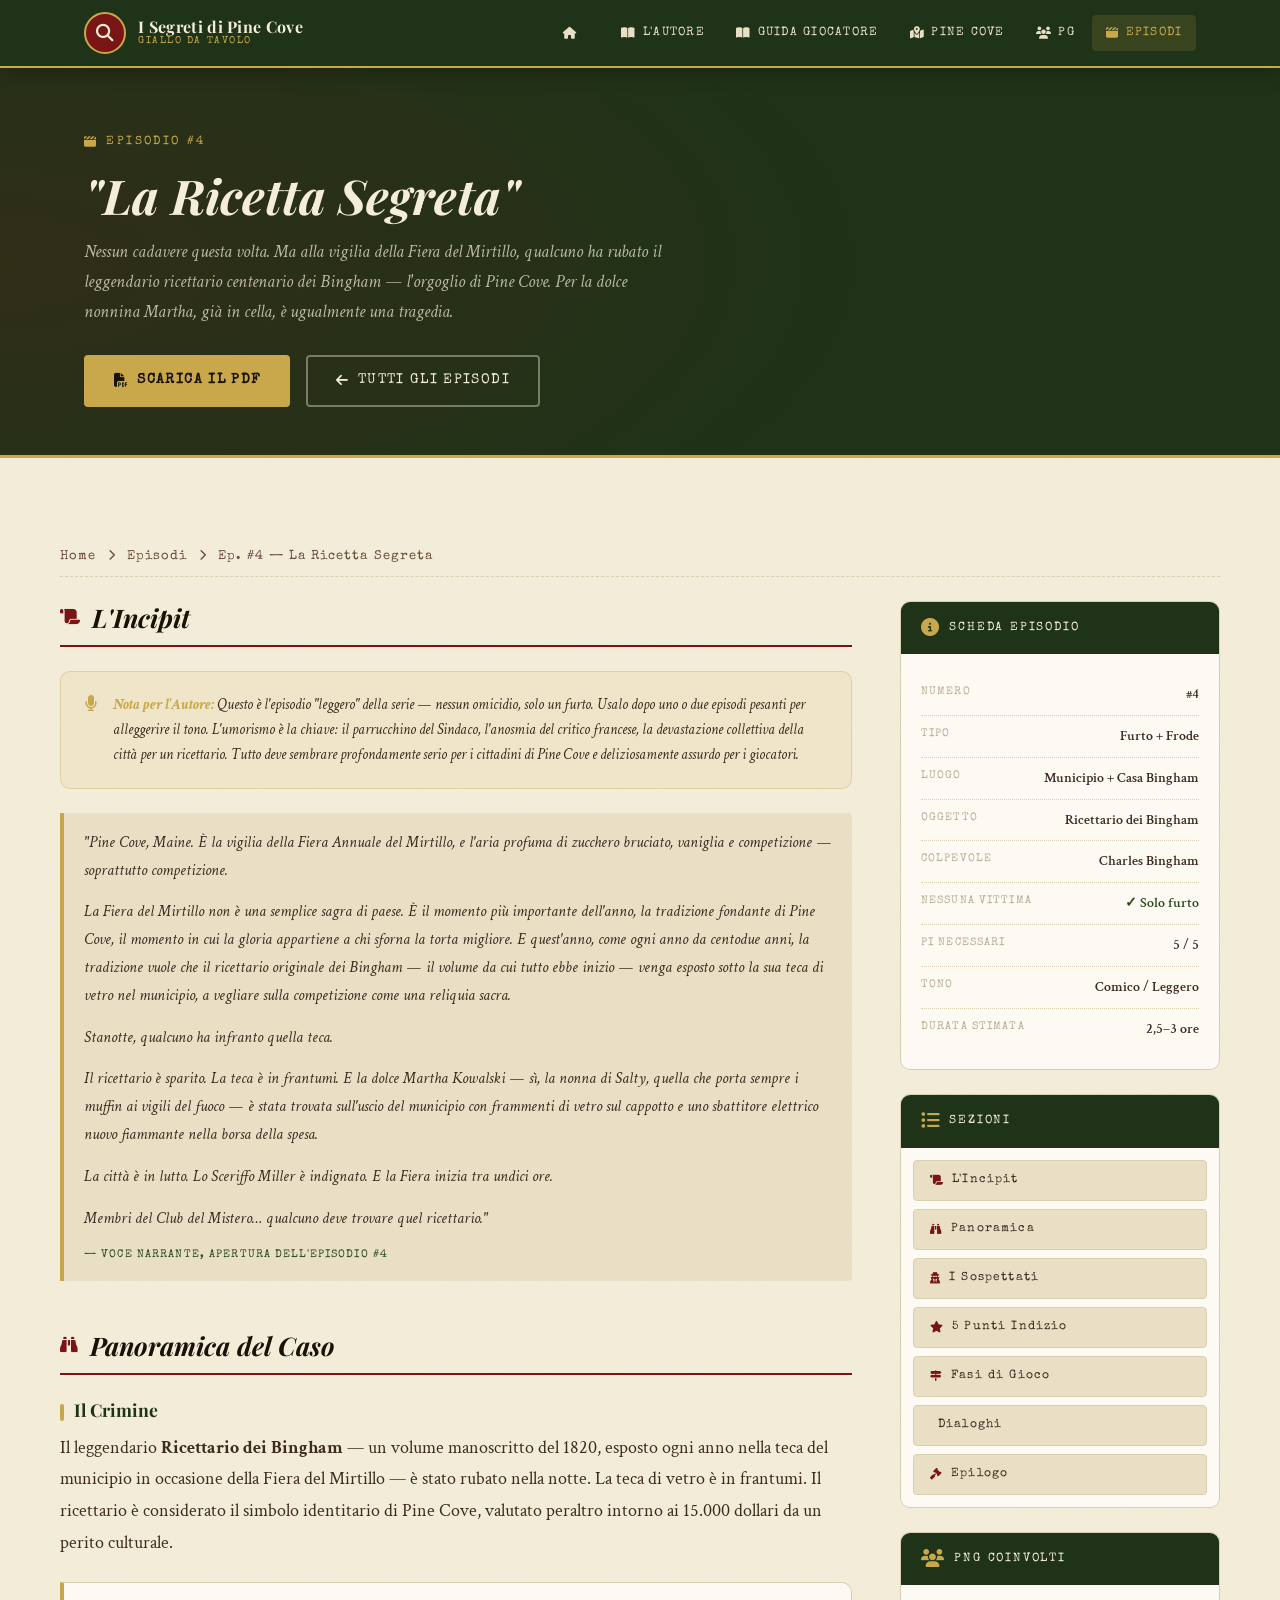
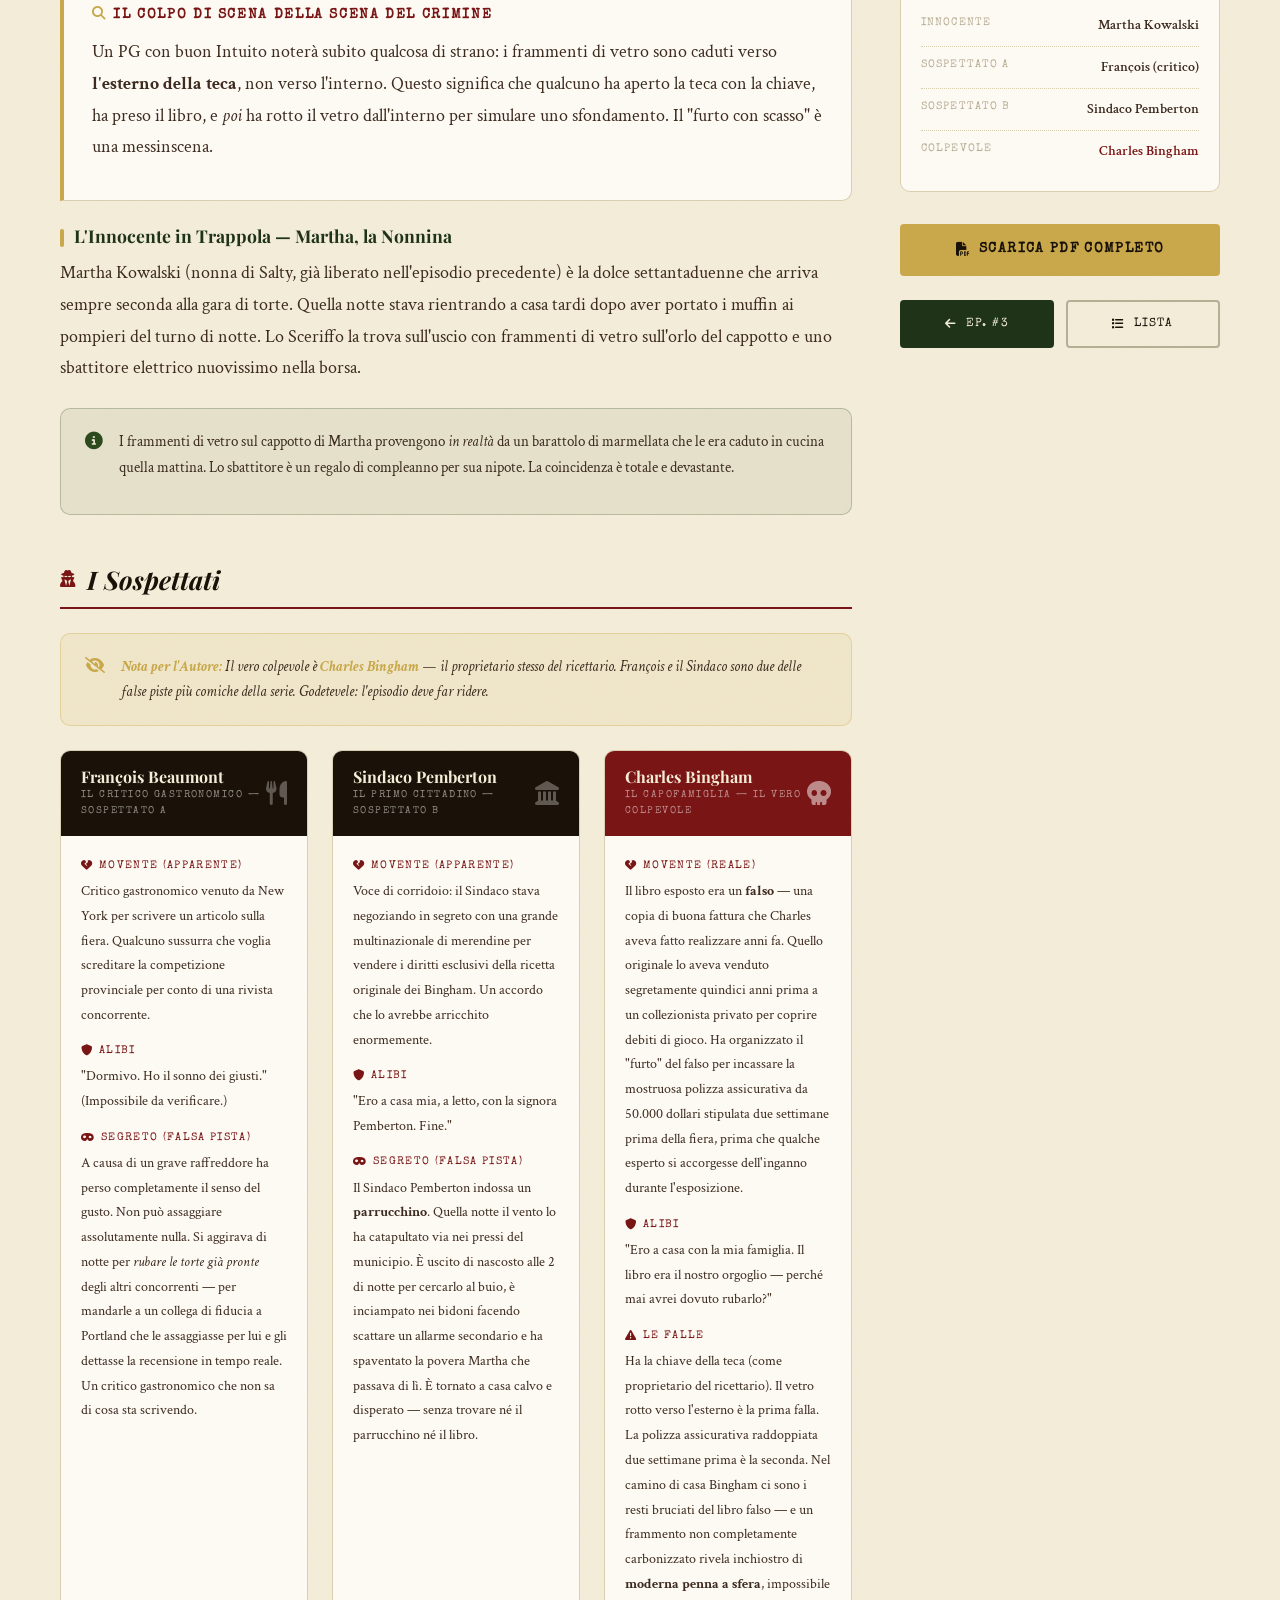
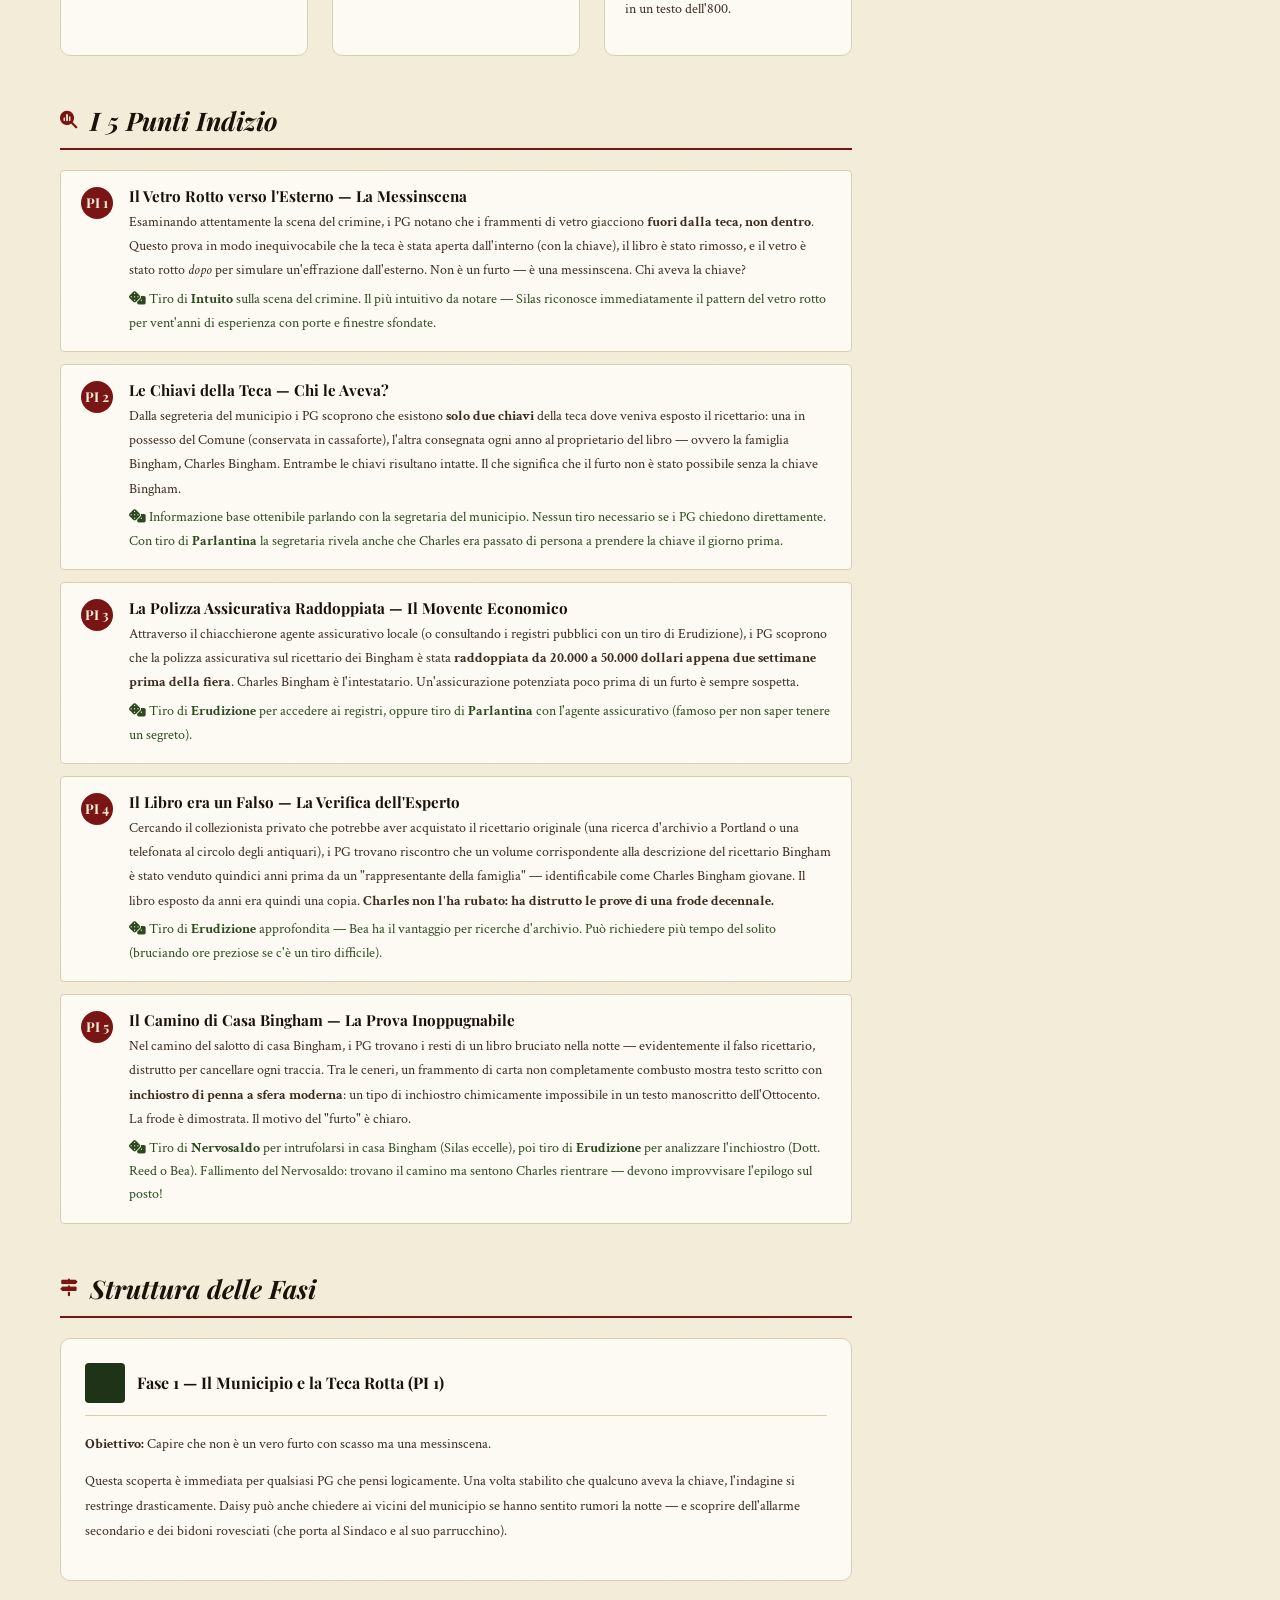
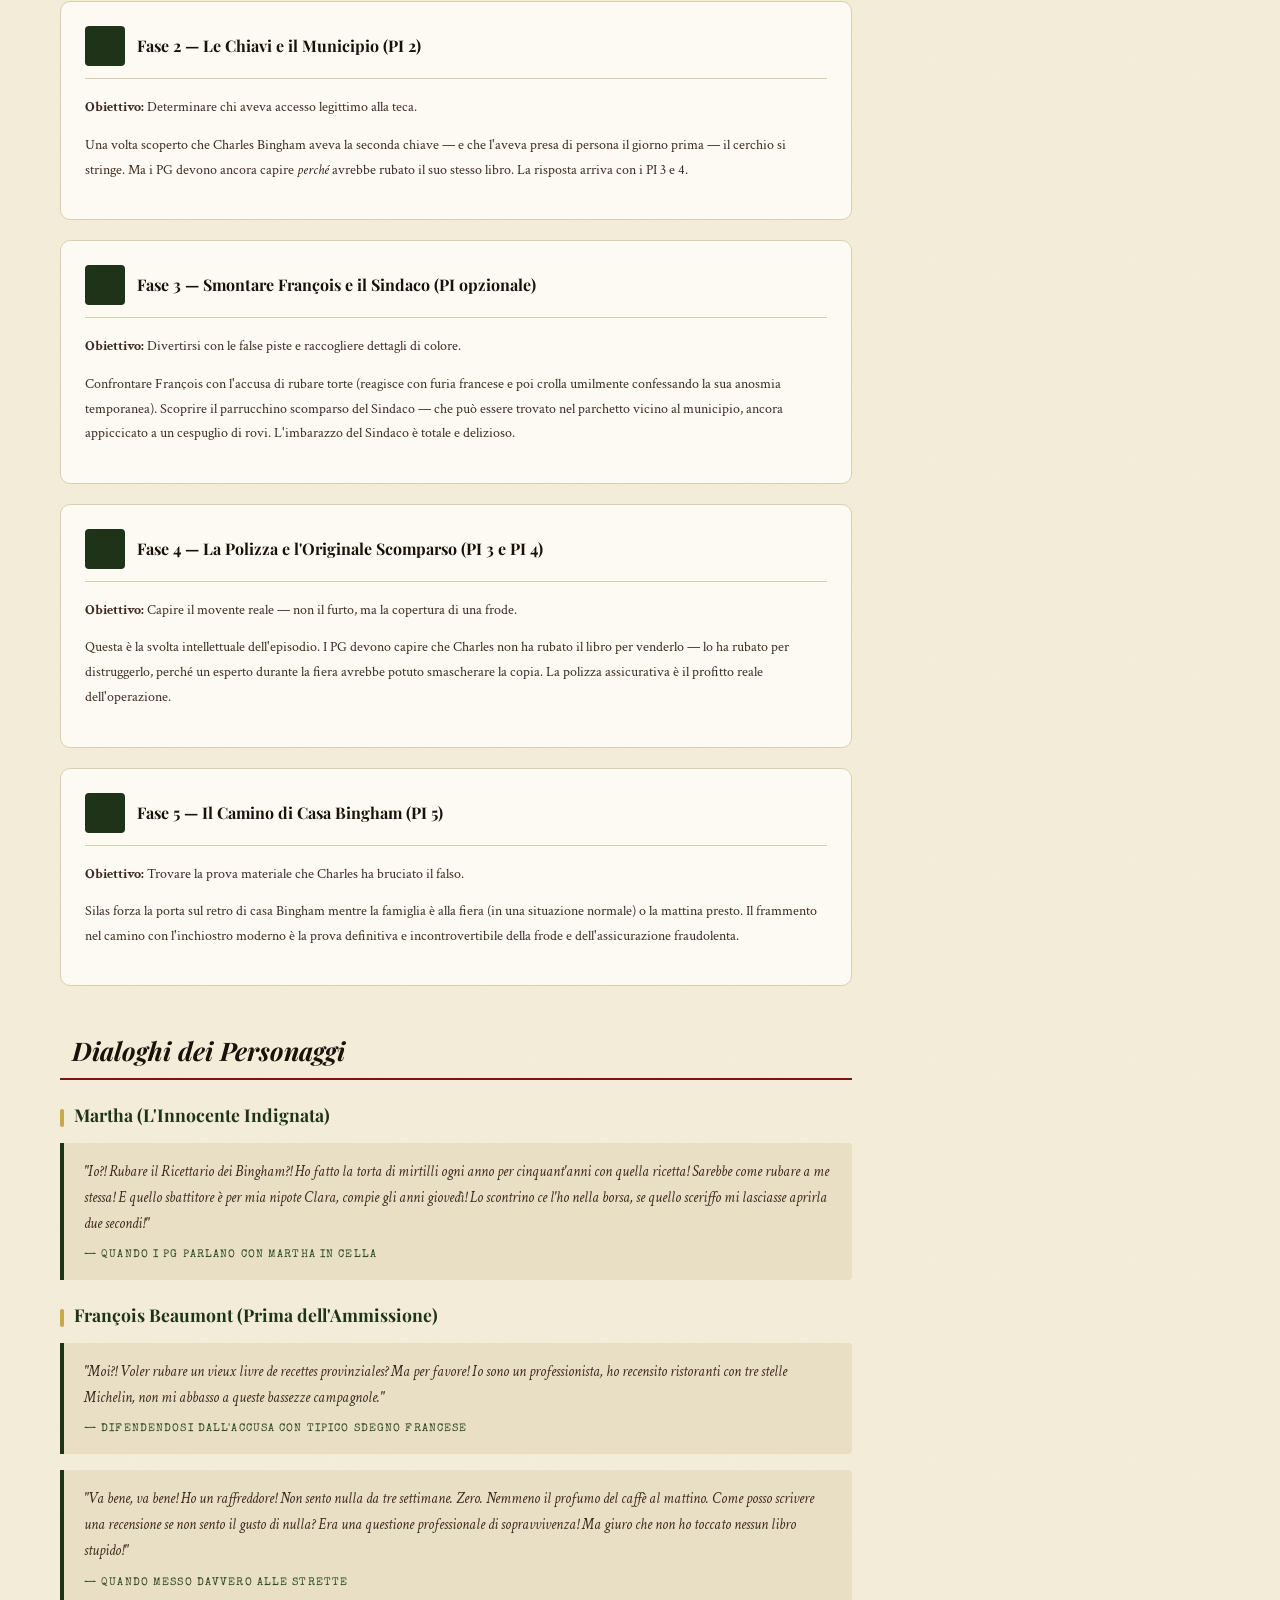
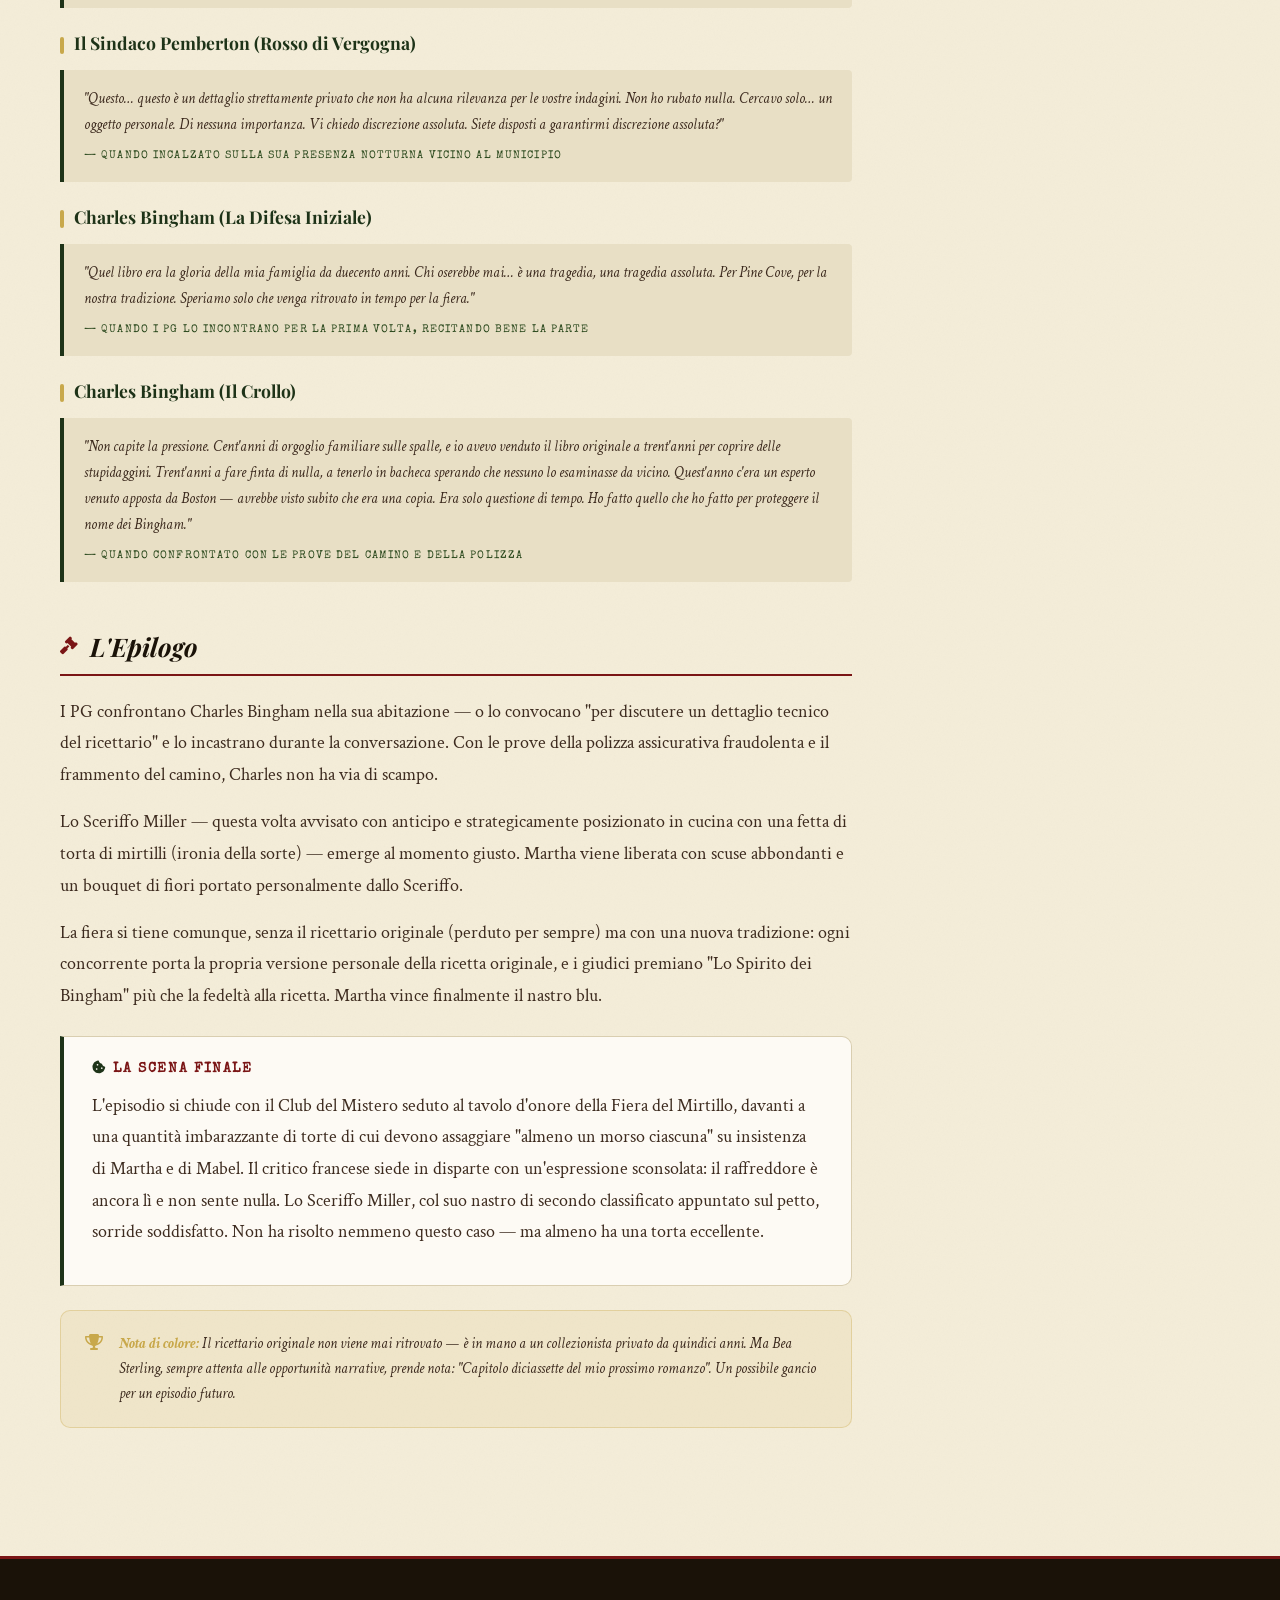
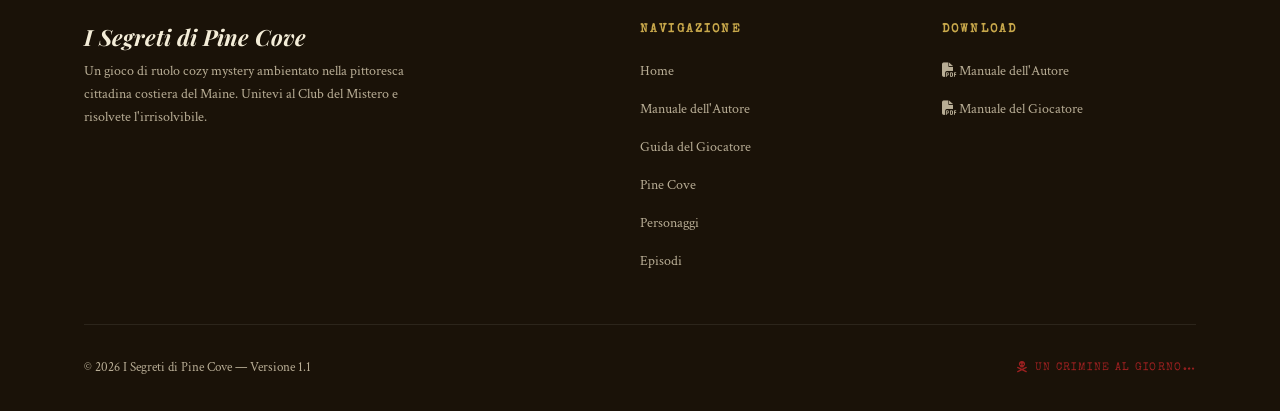
<file: episodio-04.html>
<!DOCTYPE html>
<html lang="it">
<head>
  <meta charset="UTF-8">
  <meta name="viewport" content="width=device-width, initial-scale=1.0">
  <title>Ep. #4 — La Ricetta Segreta | I Segreti di Pine Cove</title>
  <meta name="description" content="Alla vigilia della Fiera del Mirtillo, il leggendario ricettario centenario dei Bingham viene rubato. Nessun omicidio questa volta — ma forse il crimine più efferato che Pine Cove abbia mai visto.">

  <!-- Favicon -->
  <link rel="icon" type="image/svg+xml" href="favicon.svg">
  <link rel="icon" type="image/png" sizes="32x32" href="favicon.png">
  <link rel="apple-touch-icon" sizes="180x180" href="apple-touch-icon.png">
  
  <link rel="stylesheet" href="css/stylesheet.css">
  <link rel="stylesheet" href="https://cdnjs.cloudflare.com/ajax/libs/font-awesome/6.5.1/css/all.min.css"
        integrity="sha512-DTOQO9RWCH3ppGqcWaEA1BIZOC6xxalwEsw9c2QQeAIftl+Vegovlnee1c9QX4TctnWMn13TZye+giMm8e2LwA=="
        crossorigin="anonymous" referrerpolicy="no-referrer" />
</head>
<body class="page-body">
  <header id="main-nav"></header>

  <!-- PAGE HERO -->
  <div class="page-hero">
    <div class="container">
      <div class="page-hero-eyebrow"><i class="fa-solid fa-clapperboard"></i> Episodio #4</div>
      <h1><em>"La Ricetta Segreta"</em></h1>
      <p>Nessun cadavere questa volta. Ma alla vigilia della Fiera del Mirtillo, qualcuno ha rubato il leggendario ricettario centenario dei Bingham — l'orgoglio di Pine Cove. Per la dolce nonnina Martha, già in cella, è ugualmente una tragedia.</p>
      <div class="page-hero-actions">
        <a href="assets/manuale-pine-cove.pdf" download class="btn btn-download">
          <i class="fa-solid fa-file-pdf"></i>
          Scarica il PDF
        </a>
        <a href="episodi.html" class="btn btn-outline">
          <i class="fa-solid fa-arrow-left"></i>
          Tutti gli episodi
        </a>
      </div>
    </div>
  </div>

  <div class="container section-gap">
    <div class="breadcrumb">
      <a href="index.html">Home</a>
      <i class="fa-solid fa-chevron-right"></i>
      <a href="episodi.html">Episodi</a>
      <i class="fa-solid fa-chevron-right"></i>
      Ep. #4 — La Ricetta Segreta
    </div>

    <div class="ep-layout">

      <!-- MAIN CONTENT -->
      <main class="ep-content">

        <!-- INCIPIT -->
        <section id="incipit">
          <h2><i class="fa-solid fa-scroll"></i> L'Incipit</h2>

          <div class="nota-autore">
            <i class="fa-solid fa-microphone"></i>
            <p><strong>Nota per l'Autore:</strong> Questo è l'episodio "leggero" della serie — nessun omicidio, solo un furto. Usalo dopo uno o due episodi pesanti per alleggerire il tono. L'umorismo è la chiave: il parrucchino del Sindaco, l'anosmia del critico francese, la devastazione collettiva della città per un ricettario. Tutto deve sembrare profondamente serio per i cittadini di Pine Cove e deliziosamente assurdo per i giocatori.</p>
          </div>

          <div class="dialogue" style="border-left-color:var(--gold);font-size:1rem;line-height:1.75">
            <p><em>"Pine Cove, Maine. È la vigilia della Fiera Annuale del Mirtillo, e l'aria profuma di zucchero bruciato, vaniglia e competizione — soprattutto competizione.</em></p>
            <p><em>La Fiera del Mirtillo non è una semplice sagra di paese. È il momento più importante dell'anno, la tradizione fondante di Pine Cove, il momento in cui la gloria appartiene a chi sforna la torta migliore. E quest'anno, come ogni anno da centodue anni, la tradizione vuole che il ricettario originale dei Bingham — il volume da cui tutto ebbe inizio — venga esposto sotto la sua teca di vetro nel municipio, a vegliare sulla competizione come una reliquia sacra.</em></p>
            <p><em>Stanotte, qualcuno ha infranto quella teca.</em></p>
            <p><em>Il ricettario è sparito. La teca è in frantumi. E la dolce Martha Kowalski — sì, la nonna di Salty, quella che porta sempre i muffin ai vigili del fuoco — è stata trovata sull'uscio del municipio con frammenti di vetro sul cappotto e uno sbattitore elettrico nuovo fiammante nella borsa della spesa.</em></p>
            <p><em>La città è in lutto. Lo Sceriffo Miller è indignato. E la Fiera inizia tra undici ore.</em></p>
            <p><em>Membri del Club del Mistero… qualcuno deve trovare quel ricettario."</em></p>
            <cite>— Voce Narrante, apertura dell'Episodio #4</cite>
          </div>
        </section>

        <!-- PANORAMICA -->
        <section id="panoramica">
          <h2><i class="fa-solid fa-binoculars"></i> Panoramica del Caso</h2>

          <h3>Il Crimine</h3>
          <p>Il leggendario <strong>Ricettario dei Bingham</strong> — un volume manoscritto del 1820, esposto ogni anno nella teca del municipio in occasione della Fiera del Mirtillo — è stato rubato nella notte. La teca di vetro è in frantumi. Il ricettario è considerato il simbolo identitario di Pine Cove, valutato peraltro intorno ai 15.000 dollari da un perito culturale.</p>

          <div class="rule-box" style="border-left-color:var(--gold)">
            <h4><i class="fa-solid fa-magnifying-glass" style="color:var(--gold)"></i> Il Colpo di Scena della Scena del Crimine</h4>
            <p>Un PG con buon Intuito noterà subito qualcosa di strano: i frammenti di vetro sono caduti verso <strong>l'esterno della teca</strong>, non verso l'interno. Questo significa che qualcuno ha aperto la teca con la chiave, ha preso il libro, e <em>poi</em> ha rotto il vetro dall'interno per simulare uno sfondamento. Il "furto con scasso" è una messinscena.</p>
          </div>

          <h3>L'Innocente in Trappola — Martha, la Nonnina</h3>
          <p>Martha Kowalski (nonna di Salty, già liberato nell'episodio precedente) è la dolce settantaduenne che arriva sempre seconda alla gara di torte. Quella notte stava rientrando a casa tardi dopo aver portato i muffin ai pompieri del turno di notte. Lo Sceriffo la trova sull'uscio con frammenti di vetro sull'orlo del cappotto e uno sbattitore elettrico nuovissimo nella borsa.</p>

          <div class="tip-box">
            <i class="fa-solid fa-circle-info"></i>
            <p>I frammenti di vetro sul cappotto di Martha provengono <em>in realtà</em> da un barattolo di marmellata che le era caduto in cucina quella mattina. Lo sbattitore è un regalo di compleanno per sua nipote. La coincidenza è totale e devastante.</p>
          </div>
        </section>

        <!-- SOSPETTATI -->
        <section id="sospettati">
          <h2><i class="fa-solid fa-user-secret"></i> I Sospettati</h2>

          <div class="nota-autore">
            <i class="fa-solid fa-eye-slash"></i>
            <p><strong>Nota per l'Autore:</strong> Il vero colpevole è <strong>Charles Bingham</strong> — il proprietario stesso del ricettario. François e il Sindaco sono due delle false piste più comiche della serie. Godetevele: l'episodio deve far ridere.</p>
          </div>

          <div class="suspect-grid">

            <!-- FRANCOIS -->
            <div class="suspect-card">
              <div class="suspect-header">
                <div>
                  <h4>François Beaumont</h4>
                  <div class="suspect-label">Il Critico Gastronomico — Sospettato A</div>
                </div>
                <i class="fa-solid fa-utensils" style="color:rgba(255,255,255,.3);font-size:1.5rem"></i>
              </div>
              <div class="suspect-body">
                <div class="suspect-row">
                  <div class="suspect-row-title"><i class="fa-solid fa-heart-crack"></i> Movente (apparente)</div>
                  <p>Critico gastronomico venuto da New York per scrivere un articolo sulla fiera. Qualcuno sussurra che voglia screditare la competizione provinciale per conto di una rivista concorrente.</p>
                </div>
                <div class="suspect-row">
                  <div class="suspect-row-title"><i class="fa-solid fa-shield"></i> Alibi</div>
                  <p>"Dormivo. Ho il sonno dei giusti." (Impossibile da verificare.)
                  </p>
                </div>
                <div class="suspect-row">
                  <div class="suspect-row-title"><i class="fa-solid fa-mask"></i> Segreto (Falsa Pista)</div>
                  <p>A causa di un grave raffreddore ha perso completamente il senso del gusto. Non può assaggiare assolutamente nulla. Si aggirava di notte per <em>rubare le torte già pronte</em> degli altri concorrenti — per mandarle a un collega di fiducia a Portland che le assaggiasse per lui e gli dettasse la recensione in tempo reale. Un critico gastronomico che non sa di cosa sta scrivendo.</p>
                </div>
              </div>
            </div>

            <!-- SINDACO -->
            <div class="suspect-card">
              <div class="suspect-header">
                <div>
                  <h4>Sindaco Pemberton</h4>
                  <div class="suspect-label">Il Primo Cittadino — Sospettato B</div>
                </div>
                <i class="fa-solid fa-landmark" style="color:rgba(255,255,255,.3);font-size:1.5rem"></i>
              </div>
              <div class="suspect-body">
                <div class="suspect-row">
                  <div class="suspect-row-title"><i class="fa-solid fa-heart-crack"></i> Movente (apparente)</div>
                  <p>Voce di corridoio: il Sindaco stava negoziando in segreto con una grande multinazionale di merendine per vendere i diritti esclusivi della ricetta originale dei Bingham. Un accordo che lo avrebbe arricchito enormemente.</p>
                </div>
                <div class="suspect-row">
                  <div class="suspect-row-title"><i class="fa-solid fa-shield"></i> Alibi</div>
                  <p>"Ero a casa mia, a letto, con la signora Pemberton. Fine."</p>
                </div>
                <div class="suspect-row">
                  <div class="suspect-row-title"><i class="fa-solid fa-mask"></i> Segreto (Falsa Pista)</div>
                  <p>Il Sindaco Pemberton indossa un <strong>parrucchino</strong>. Quella notte il vento lo ha catapultato via nei pressi del municipio. È uscito di nascosto alle 2 di notte per cercarlo al buio, è inciampato nei bidoni facendo scattare un allarme secondario e ha spaventato la povera Martha che passava di lì. È tornato a casa calvo e disperato — senza trovare né il parrucchino né il libro.</p>
                </div>
              </div>
            </div>

            <!-- BINGHAM — COLPEVOLE -->
            <div class="suspect-card">
              <div class="suspect-header colpevole">
                <div>
                  <h4>Charles Bingham</h4>
                  <div class="suspect-label">Il Capofamiglia — IL VERO COLPEVOLE</div>
                </div>
                <i class="fa-solid fa-skull" style="color:rgba(255,255,255,.5);font-size:1.5rem"></i>
              </div>
              <div class="suspect-body">
                <div class="suspect-row">
                  <div class="suspect-row-title"><i class="fa-solid fa-heart-crack"></i> Movente (reale)</div>
                  <p>Il libro esposto era un <strong>falso</strong> — una copia di buona fattura che Charles aveva fatto realizzare anni fa. Quello originale lo aveva venduto segretamente quindici anni prima a un collezionista privato per coprire debiti di gioco. Ha organizzato il "furto" del falso per incassare la mostruosa polizza assicurativa da 50.000 dollari stipulata due settimane prima della fiera, prima che qualche esperto si accorgesse dell'inganno durante l'esposizione.</p>
                </div>
                <div class="suspect-row">
                  <div class="suspect-row-title"><i class="fa-solid fa-shield"></i> Alibi</div>
                  <p>"Ero a casa con la mia famiglia. Il libro era il nostro orgoglio — perché mai avrei dovuto rubarlo?"</p>
                </div>
                <div class="suspect-row">
                  <div class="suspect-row-title"><i class="fa-solid fa-triangle-exclamation"></i> Le Falle</div>
                  <p>Ha la chiave della teca (come proprietario del ricettario). Il vetro rotto verso l'esterno è la prima falla. La polizza assicurativa raddoppiata due settimane prima è la seconda. Nel camino di casa Bingham ci sono i resti bruciati del libro falso — e un frammento non completamente carbonizzato rivela inchiostro di <strong>moderna penna a sfera</strong>, impossibile in un testo dell'800.</p>
                </div>
              </div>
            </div>

          </div>
        </section>

        <!-- 5 PUNTI INDIZIO -->
        <section id="indizi">
          <h2><i class="fa-solid fa-magnifying-glass-chart"></i> I 5 Punti Indizio</h2>

          <ul class="clue-list">
            <li class="clue-item">
              <div class="clue-num">PI 1</div>
              <div>
                <h4>Il Vetro Rotto verso l'Esterno — La Messinscena</h4>
                <p>Esaminando attentamente la scena del crimine, i PG notano che i frammenti di vetro giacciono <strong>fuori dalla teca, non dentro</strong>. Questo prova in modo inequivocabile che la teca è stata aperta dall'interno (con la chiave), il libro è stato rimosso, e il vetro è stato rotto <em>dopo</em> per simulare un'effrazione dall'esterno. Non è un furto — è una messinscena. Chi aveva la chiave?</p>
                <p style="font-size:.85rem;color:var(--pine-mid);margin-top:.35rem"><i class="fa-solid fa-dice"></i> Tiro di <strong>Intuito</strong> sulla scena del crimine. Il più intuitivo da notare — Silas riconosce immediatamente il pattern del vetro rotto per vent'anni di esperienza con porte e finestre sfondate.</p>
              </div>
            </li>
            <li class="clue-item">
              <div class="clue-num">PI 2</div>
              <div>
                <h4>Le Chiavi della Teca — Chi le Aveva?</h4>
                <p>Dalla segreteria del municipio i PG scoprono che esistono <strong>solo due chiavi</strong> della teca dove veniva esposto il ricettario: una in possesso del Comune (conservata in cassaforte), l'altra consegnata ogni anno al proprietario del libro — ovvero la famiglia Bingham, Charles Bingham. Entrambe le chiavi risultano intatte. Il che significa che il furto non è stato possibile senza la chiave Bingham.</p>
                <p style="font-size:.85rem;color:var(--pine-mid);margin-top:.35rem"><i class="fa-solid fa-dice"></i> Informazione base ottenibile parlando con la segretaria del municipio. Nessun tiro necessario se i PG chiedono direttamente. Con tiro di <strong>Parlantina</strong> la segretaria rivela anche che Charles era passato di persona a prendere la chiave il giorno prima.</p>
              </div>
            </li>
            <li class="clue-item">
              <div class="clue-num">PI 3</div>
              <div>
                <h4>La Polizza Assicurativa Raddoppiata — Il Movente Economico</h4>
                <p>Attraverso il chiacchierone agente assicurativo locale (o consultando i registri pubblici con un tiro di Erudizione), i PG scoprono che la polizza assicurativa sul ricettario dei Bingham è stata <strong>raddoppiata da 20.000 a 50.000 dollari appena due settimane prima della fiera</strong>. Charles Bingham è l'intestatario. Un'assicurazione potenziata poco prima di un furto è sempre sospetta.</p>
                <p style="font-size:.85rem;color:var(--pine-mid);margin-top:.35rem"><i class="fa-solid fa-dice"></i> Tiro di <strong>Erudizione</strong> per accedere ai registri, oppure tiro di <strong>Parlantina</strong> con l'agente assicurativo (famoso per non saper tenere un segreto).</p>
              </div>
            </li>
            <li class="clue-item">
              <div class="clue-num">PI 4</div>
              <div>
                <h4>Il Libro era un Falso — La Verifica dell'Esperto</h4>
                <p>Cercando il collezionista privato che potrebbe aver acquistato il ricettario originale (una ricerca d'archivio a Portland o una telefonata al circolo degli antiquari), i PG trovano riscontro che un volume corrispondente alla descrizione del ricettario Bingham è stato venduto quindici anni prima da un "rappresentante della famiglia" — identificabile come Charles Bingham giovane. Il libro esposto da anni era quindi una copia. <strong>Charles non l'ha rubato: ha distrutto le prove di una frode decennale.</strong></p>
                <p style="font-size:.85rem;color:var(--pine-mid);margin-top:.35rem"><i class="fa-solid fa-dice"></i> Tiro di <strong>Erudizione</strong> approfondita — Bea ha il vantaggio per ricerche d'archivio. Può richiedere più tempo del solito (bruciando ore preziose se c'è un tiro difficile).</p>
              </div>
            </li>
            <li class="clue-item">
              <div class="clue-num">PI 5</div>
              <div>
                <h4>Il Camino di Casa Bingham — La Prova Inoppugnabile</h4>
                <p>Nel camino del salotto di casa Bingham, i PG trovano i resti di un libro bruciato nella notte — evidentemente il falso ricettario, distrutto per cancellare ogni traccia. Tra le ceneri, un frammento di carta non completamente combusto mostra testo scritto con <strong>inchiostro di penna a sfera moderna</strong>: un tipo di inchiostro chimicamente impossibile in un testo manoscritto dell'Ottocento. La frode è dimostrata. Il motivo del "furto" è chiaro.</p>
                <p style="font-size:.85rem;color:var(--pine-mid);margin-top:.35rem"><i class="fa-solid fa-dice"></i> Tiro di <strong>Nervosaldo</strong> per intrufolarsi in casa Bingham (Silas eccelle), poi tiro di <strong>Erudizione</strong> per analizzare l'inchiostro (Dott. Reed o Bea). Fallimento del Nervosaldo: trovano il camino ma sentono Charles rientrare — devono improvvisare l'epilogo sul posto!</p>
              </div>
            </li>
          </ul>
        </section>

        <!-- FASI DI GIOCO -->
        <section id="fasi">
          <h2><i class="fa-solid fa-map-signs"></i> Struttura delle Fasi</h2>

          <div class="phase-box">
            <div class="phase-header">
              <div class="phase-icon"><i class="fa-solid fa-circle-1"></i></div>
              <h4>Fase 1 — Il Municipio e la Teca Rotta (PI 1)</h4>
            </div>
            <p><strong>Obiettivo:</strong> Capire che non è un vero furto con scasso ma una messinscena.</p>
            <p>Questa scoperta è immediata per qualsiasi PG che pensi logicamente. Una volta stabilito che qualcuno aveva la chiave, l'indagine si restringe drasticamente. Daisy può anche chiedere ai vicini del municipio se hanno sentito rumori la notte — e scoprire dell'allarme secondario e dei bidoni rovesciati (che porta al Sindaco e al suo parrucchino).</p>
          </div>

          <div class="phase-box">
            <div class="phase-header">
              <div class="phase-icon"><i class="fa-solid fa-circle-2"></i></div>
              <h4>Fase 2 — Le Chiavi e il Municipio (PI 2)</h4>
            </div>
            <p><strong>Obiettivo:</strong> Determinare chi aveva accesso legittimo alla teca.</p>
            <p>Una volta scoperto che Charles Bingham aveva la seconda chiave — e che l'aveva presa di persona il giorno prima — il cerchio si stringe. Ma i PG devono ancora capire <em>perché</em> avrebbe rubato il suo stesso libro. La risposta arriva con i PI 3 e 4.</p>
          </div>

          <div class="phase-box">
            <div class="phase-header">
              <div class="phase-icon"><i class="fa-solid fa-circle-3"></i></div>
              <h4>Fase 3 — Smontare François e il Sindaco (PI opzionale)</h4>
            </div>
            <p><strong>Obiettivo:</strong> Divertirsi con le false piste e raccogliere dettagli di colore.</p>
            <p>Confrontare François con l'accusa di rubare torte (reagisce con furia francese e poi crolla umilmente confessando la sua anosmia temporanea). Scoprire il parrucchino scomparso del Sindaco — che può essere trovato nel parchetto vicino al municipio, ancora appiccicato a un cespuglio di rovi. L'imbarazzo del Sindaco è totale e delizioso.</p>
          </div>

          <div class="phase-box">
            <div class="phase-header">
              <div class="phase-icon"><i class="fa-solid fa-circle-4"></i></div>
              <h4>Fase 4 — La Polizza e l'Originale Scomparso (PI 3 e PI 4)</h4>
            </div>
            <p><strong>Obiettivo:</strong> Capire il movente reale — non il furto, ma la copertura di una frode.</p>
            <p>Questa è la svolta intellettuale dell'episodio. I PG devono capire che Charles non ha rubato il libro per venderlo — lo ha rubato per distruggerlo, perché un esperto durante la fiera avrebbe potuto smascherare la copia. La polizza assicurativa è il profitto reale dell'operazione.</p>
          </div>

          <div class="phase-box">
            <div class="phase-header">
              <div class="phase-icon"><i class="fa-solid fa-circle-5"></i></div>
              <h4>Fase 5 — Il Camino di Casa Bingham (PI 5)</h4>
            </div>
            <p><strong>Obiettivo:</strong> Trovare la prova materiale che Charles ha bruciato il falso.</p>
            <p>Silas forza la porta sul retro di casa Bingham mentre la famiglia è alla fiera (in una situazione normale) o la mattina presto. Il frammento nel camino con l'inchiostro moderno è la prova definitiva e incontrovertibile della frode e dell'assicurazione fraudolenta.</p>
          </div>
        </section>

        <!-- DIALOGHI -->
        <section id="dialoghi">
          <h2><i class="fa-solid fa-comment-quote"></i> Dialoghi dei Personaggi</h2>

          <h3>Martha (L'Innocente Indignata)</h3>
          <div class="dialogue">
            "Io?! Rubare il Ricettario dei Bingham?! Ho fatto la torta di mirtilli ogni anno per cinquant'anni con quella ricetta! Sarebbe come rubare a me stessa! E quello sbattitore è per mia nipote Clara, compie gli anni giovedì! Lo scontrino ce l'ho nella borsa, se quello sceriffo mi lasciasse aprirla due secondi!"
            <cite>— Quando i PG parlano con Martha in cella</cite>
          </div>

          <h3>François Beaumont (Prima dell'Ammissione)</h3>
          <div class="dialogue">
            "Moi?! Voler rubare un vieux livre de recettes provinziales? Ma per favore! Io sono un professionista, ho recensito ristoranti con tre stelle Michelin, non mi abbasso a queste bassezze campagnole."
            <cite>— Difendendosi dall'accusa con tipico sdegno francese</cite>
          </div>
          <div class="dialogue">
            "Va bene, va bene! Ho un raffreddore! Non sento nulla da tre settimane. Zero. Nemmeno il profumo del caffè al mattino. Come posso scrivere una recensione se non sento il gusto di nulla? Era una questione professionale di sopravvivenza! Ma giuro che non ho toccato nessun libro stupido!"
            <cite>— Quando messo davvero alle strette</cite>
          </div>

          <h3>Il Sindaco Pemberton (Rosso di Vergogna)</h3>
          <div class="dialogue">
            "Questo… questo è un dettaglio strettamente privato che non ha alcuna rilevanza per le vostre indagini. Non ho rubato nulla. Cercavo solo… un oggetto personale. Di nessuna importanza. Vi chiedo discrezione assoluta. Siete disposti a garantirmi discrezione assoluta?"
            <cite>— Quando incalzato sulla sua presenza notturna vicino al municipio</cite>
          </div>

          <h3>Charles Bingham (La Difesa Iniziale)</h3>
          <div class="dialogue">
            "Quel libro era la gloria della mia famiglia da duecento anni. Chi oserebbe mai… è una tragedia, una tragedia assoluta. Per Pine Cove, per la nostra tradizione. Speriamo solo che venga ritrovato in tempo per la fiera."
            <cite>— Quando i PG lo incontrano per la prima volta, recitando bene la parte</cite>
          </div>

          <h3>Charles Bingham (Il Crollo)</h3>
          <div class="dialogue">
            "Non capite la pressione. Cent'anni di orgoglio familiare sulle spalle, e io avevo venduto il libro originale a trent'anni per coprire delle stupidaggini. Trent'anni a fare finta di nulla, a tenerlo in bacheca sperando che nessuno lo esaminasse da vicino. Quest'anno c'era un esperto venuto apposta da Boston — avrebbe visto subito che era una copia. Era solo questione di tempo. Ho fatto quello che ho fatto per proteggere il nome dei Bingham."
            <cite>— Quando confrontato con le prove del camino e della polizza</cite>
          </div>
        </section>

        <!-- EPILOGO -->
        <section id="epilogo">
          <h2><i class="fa-solid fa-gavel"></i> L'Epilogo</h2>
          <p>I PG confrontano Charles Bingham nella sua abitazione — o lo convocano "per discutere un dettaglio tecnico del ricettario" e lo incastrano durante la conversazione. Con le prove della polizza assicurativa fraudolenta e il frammento del camino, Charles non ha via di scampo.</p>

          <p>Lo Sceriffo Miller — questa volta avvisato con anticipo e strategicamente posizionato in cucina con una fetta di torta di mirtilli (ironia della sorte) — emerge al momento giusto. Martha viene liberata con scuse abbondanti e un bouquet di fiori portato personalmente dallo Sceriffo.</p>

          <p>La fiera si tiene comunque, senza il ricettario originale (perduto per sempre) ma con una nuova tradizione: ogni concorrente porta la propria versione personale della ricetta originale, e i giudici premiano "Lo Spirito dei Bingham" più che la fedeltà alla ricetta. Martha vince finalmente il nastro blu.</p>

          <div class="rule-box" style="border-left-color:var(--pine)">
            <h4><i class="fa-solid fa-cookie-bite" style="color:var(--pine)"></i> La Scena Finale</h4>
            <p>L'episodio si chiude con il Club del Mistero seduto al tavolo d'onore della Fiera del Mirtillo, davanti a una quantità imbarazzante di torte di cui devono assaggiare "almeno un morso ciascuna" su insistenza di Martha e di Mabel. Il critico francese siede in disparte con un'espressione sconsolata: il raffreddore è ancora lì e non sente nulla. Lo Sceriffo Miller, col suo nastro di secondo classificato appuntato sul petto, sorride soddisfatto. Non ha risolto nemmeno questo caso — ma almeno ha una torta eccellente.</p>
          </div>

          <div class="nota-autore">
            <i class="fa-solid fa-trophy"></i>
            <p><strong>Nota di colore:</strong> Il ricettario originale non viene mai ritrovato — è in mano a un collezionista privato da quindici anni. Ma Bea Sterling, sempre attenta alle opportunità narrative, prende nota: <em>"Capitolo diciassette del mio prossimo romanzo"</em>. Un possibile gancio per un episodio futuro.</p>
          </div>
        </section>

      </main><!-- /.ep-content -->

      <!-- SIDEBAR -->
      <aside class="ep-sidebar">
        <div class="ep-info-box">
          <div class="ep-info-header">
            <i class="fa-solid fa-circle-info"></i>
            <span>Scheda Episodio</span>
          </div>
          <div class="ep-info-body">
            <div class="ep-info-row">
              <span class="ep-info-label">Numero</span>
              <span class="ep-info-val">#4</span>
            </div>
            <div class="ep-info-row">
              <span class="ep-info-label">Tipo</span>
              <span class="ep-info-val">Furto + Frode</span>
            </div>
            <div class="ep-info-row">
              <span class="ep-info-label">Luogo</span>
              <span class="ep-info-val">Municipio + Casa Bingham</span>
            </div>
            <div class="ep-info-row">
              <span class="ep-info-label">Oggetto</span>
              <span class="ep-info-val">Ricettario dei Bingham</span>
            </div>
            <div class="ep-info-row">
              <span class="ep-info-label">Colpevole</span>
              <span class="ep-info-val">Charles Bingham</span>
            </div>
            <div class="ep-info-row">
              <span class="ep-info-label">Nessuna vittima</span>
              <span class="ep-info-val" style="color:var(--pine-mid)">✓ Solo furto</span>
            </div>
            <div class="ep-info-row">
              <span class="ep-info-label">PI necessari</span>
              <span class="ep-info-val">5 / 5</span>
            </div>
            <div class="ep-info-row">
              <span class="ep-info-label">Tono</span>
              <span class="ep-info-val">Comico / Leggero</span>
            </div>
            <div class="ep-info-row">
              <span class="ep-info-label">Durata stimata</span>
              <span class="ep-info-val">2,5–3 ore</span>
            </div>
          </div>
        </div>

        <div class="ep-info-box">
          <div class="ep-info-header">
            <i class="fa-solid fa-list"></i>
            <span>Sezioni</span>
          </div>
          <div class="ep-info-body" style="padding:.75rem">
            <div class="ep-nav-links">
              <a href="#incipit" class="ep-nav-link"><i class="fa-solid fa-scroll"></i>L'Incipit</a>
              <a href="#panoramica" class="ep-nav-link"><i class="fa-solid fa-binoculars"></i>Panoramica</a>
              <a href="#sospettati" class="ep-nav-link"><i class="fa-solid fa-user-secret"></i>I Sospettati</a>
              <a href="#indizi" class="ep-nav-link"><i class="fa-solid fa-star"></i>5 Punti Indizio</a>
              <a href="#fasi" class="ep-nav-link"><i class="fa-solid fa-map-signs"></i>Fasi di Gioco</a>
              <a href="#dialoghi" class="ep-nav-link"><i class="fa-solid fa-comment-quote"></i>Dialoghi</a>
              <a href="#epilogo" class="ep-nav-link"><i class="fa-solid fa-gavel"></i>Epilogo</a>
            </div>
          </div>
        </div>

        <div class="ep-info-box">
          <div class="ep-info-header">
            <i class="fa-solid fa-users"></i>
            <span>PNG Coinvolti</span>
          </div>
          <div class="ep-info-body">
            <div class="ep-info-row"><span class="ep-info-label">Innocente</span><span class="ep-info-val">Martha Kowalski</span></div>
            <div class="ep-info-row"><span class="ep-info-label">Sospettato A</span><span class="ep-info-val">François (critico)</span></div>
            <div class="ep-info-row"><span class="ep-info-label">Sospettato B</span><span class="ep-info-val">Sindaco Pemberton</span></div>
            <div class="ep-info-row"><span class="ep-info-label">Colpevole</span><span class="ep-info-val" style="color:var(--blood)">Charles Bingham</span></div>
          </div>
        </div>

        <a href="assets/manuale-pine-cove.pdf" download class="btn btn-download" style="width:100%;justify-content:center;margin-top:.5rem">
          <i class="fa-solid fa-file-pdf"></i>
          Scarica PDF Completo
        </a>

        <div style="margin-top:1.5rem;display:flex;justify-content:space-between;gap:.75rem">
          <a href="episodio-03.html" class="btn btn-pine" style="flex:1;justify-content:center;font-size:.75rem">
            <i class="fa-solid fa-arrow-left"></i> Ep. #3
          </a>
          <a href="episodi.html" class="btn btn-outline" style="flex:1;justify-content:center;font-size:.75rem;color:var(--ink);border-color:var(--mist)">
            <i class="fa-solid fa-list"></i> Lista
          </a>
        </div>
      </aside>

    </div><!-- /.ep-layout -->
  </div><!-- /.container -->

  <!-- FOOTER -->
  <footer id="main-footer"></footer>

  <script src="js/menu.js"></script>
  <script src="js/footer.js"></script>
</body>
</html>
</file>
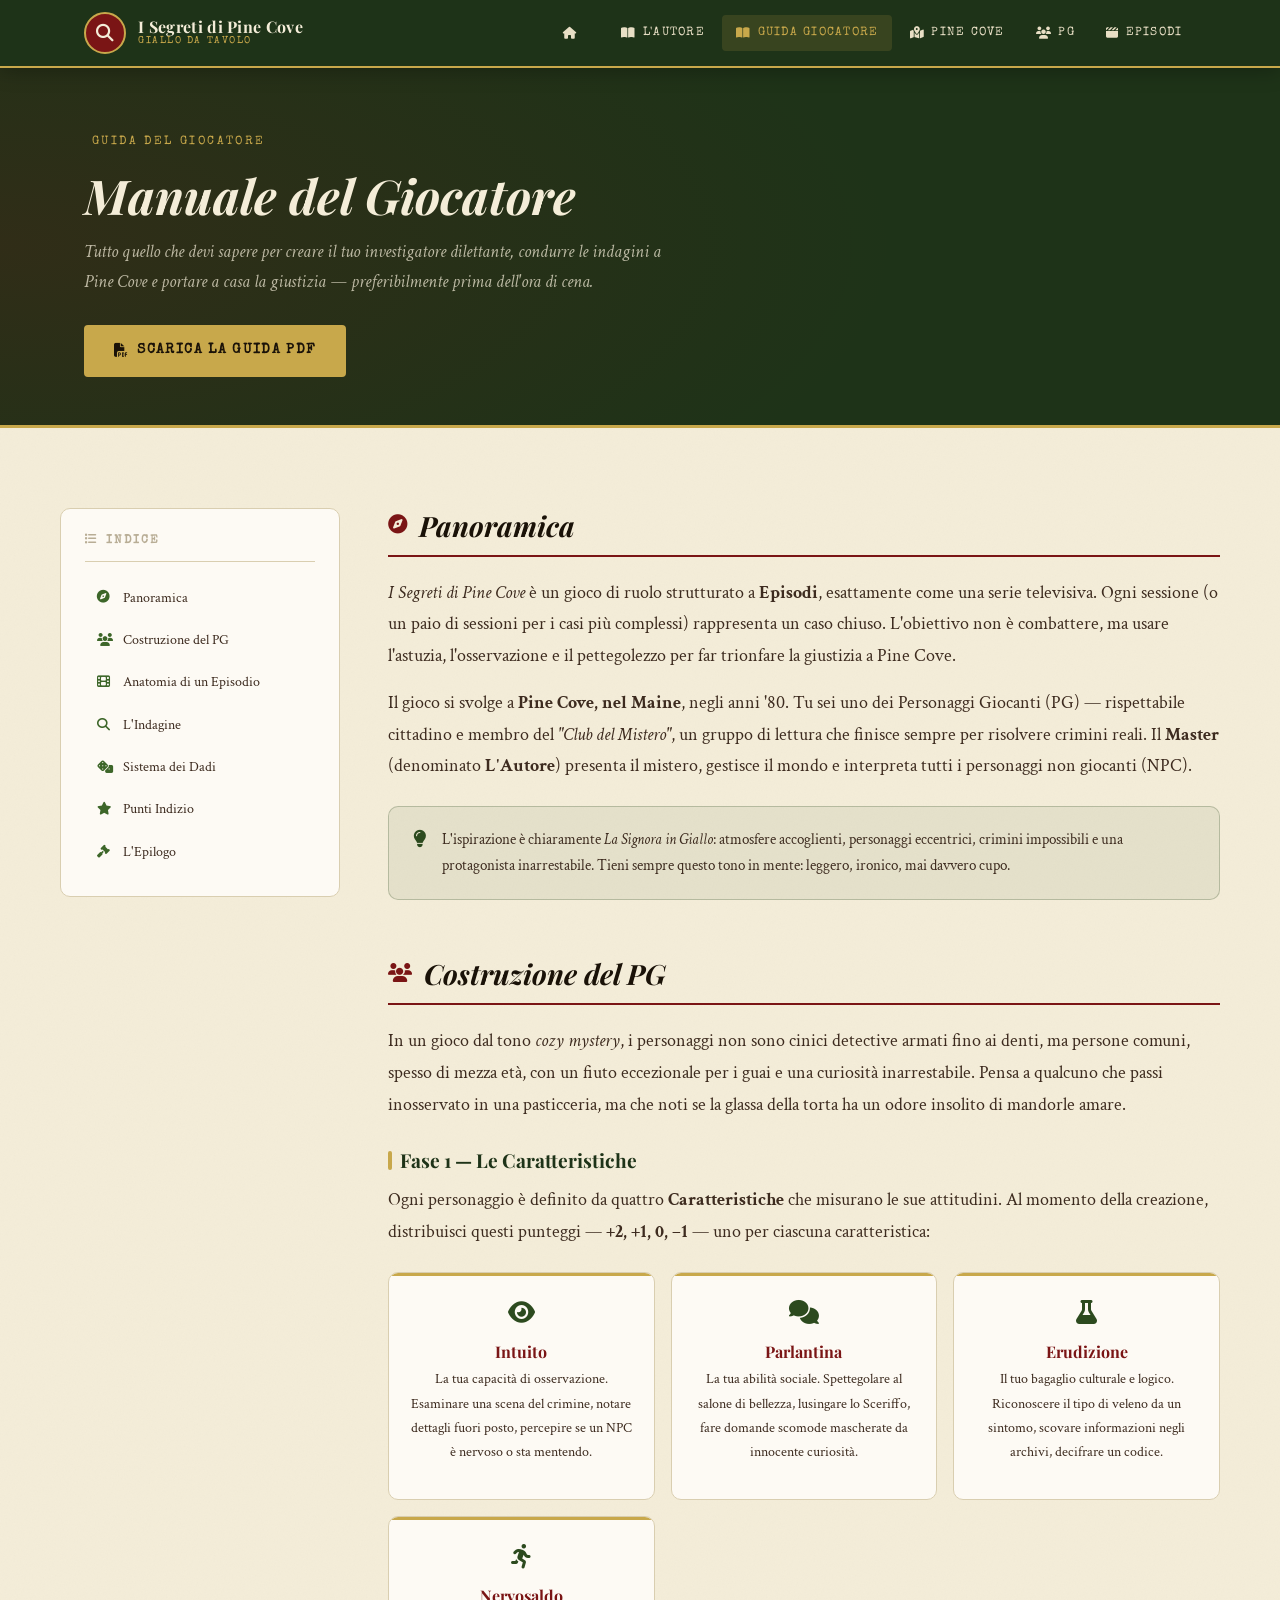
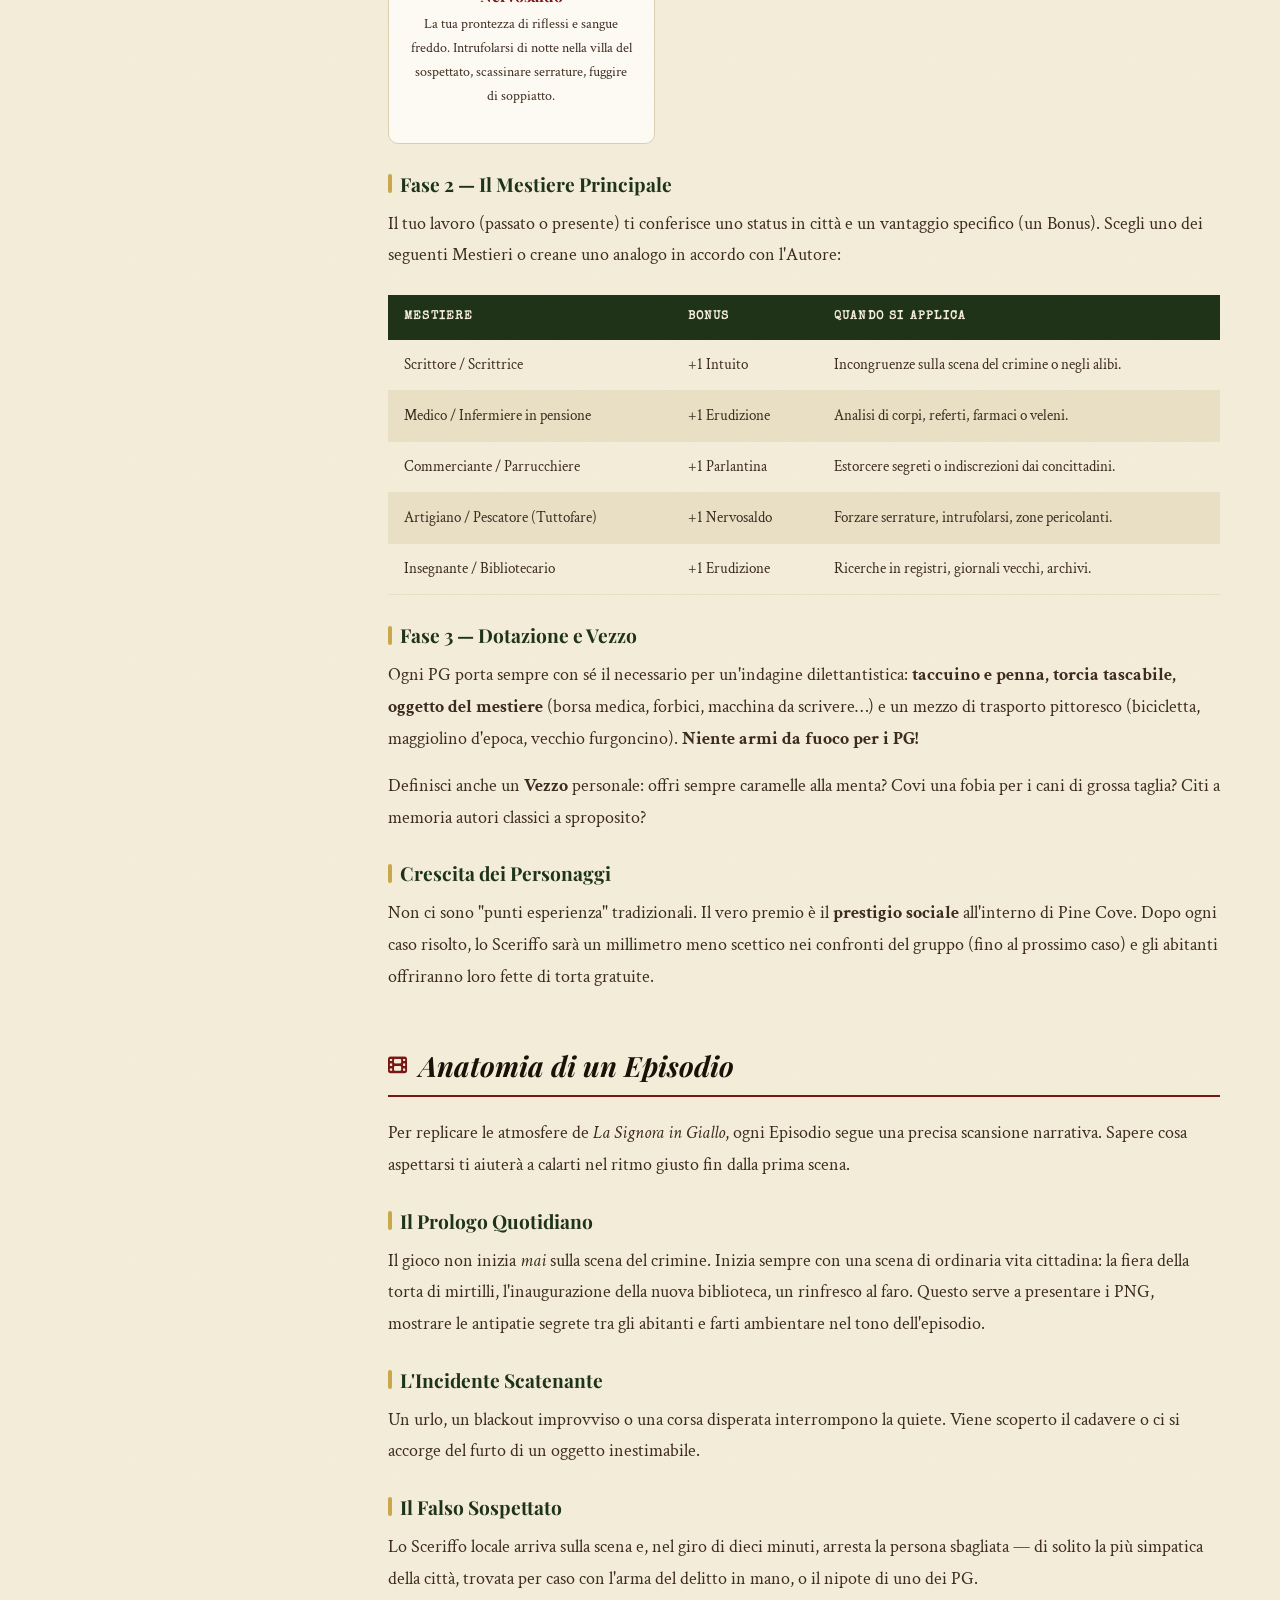
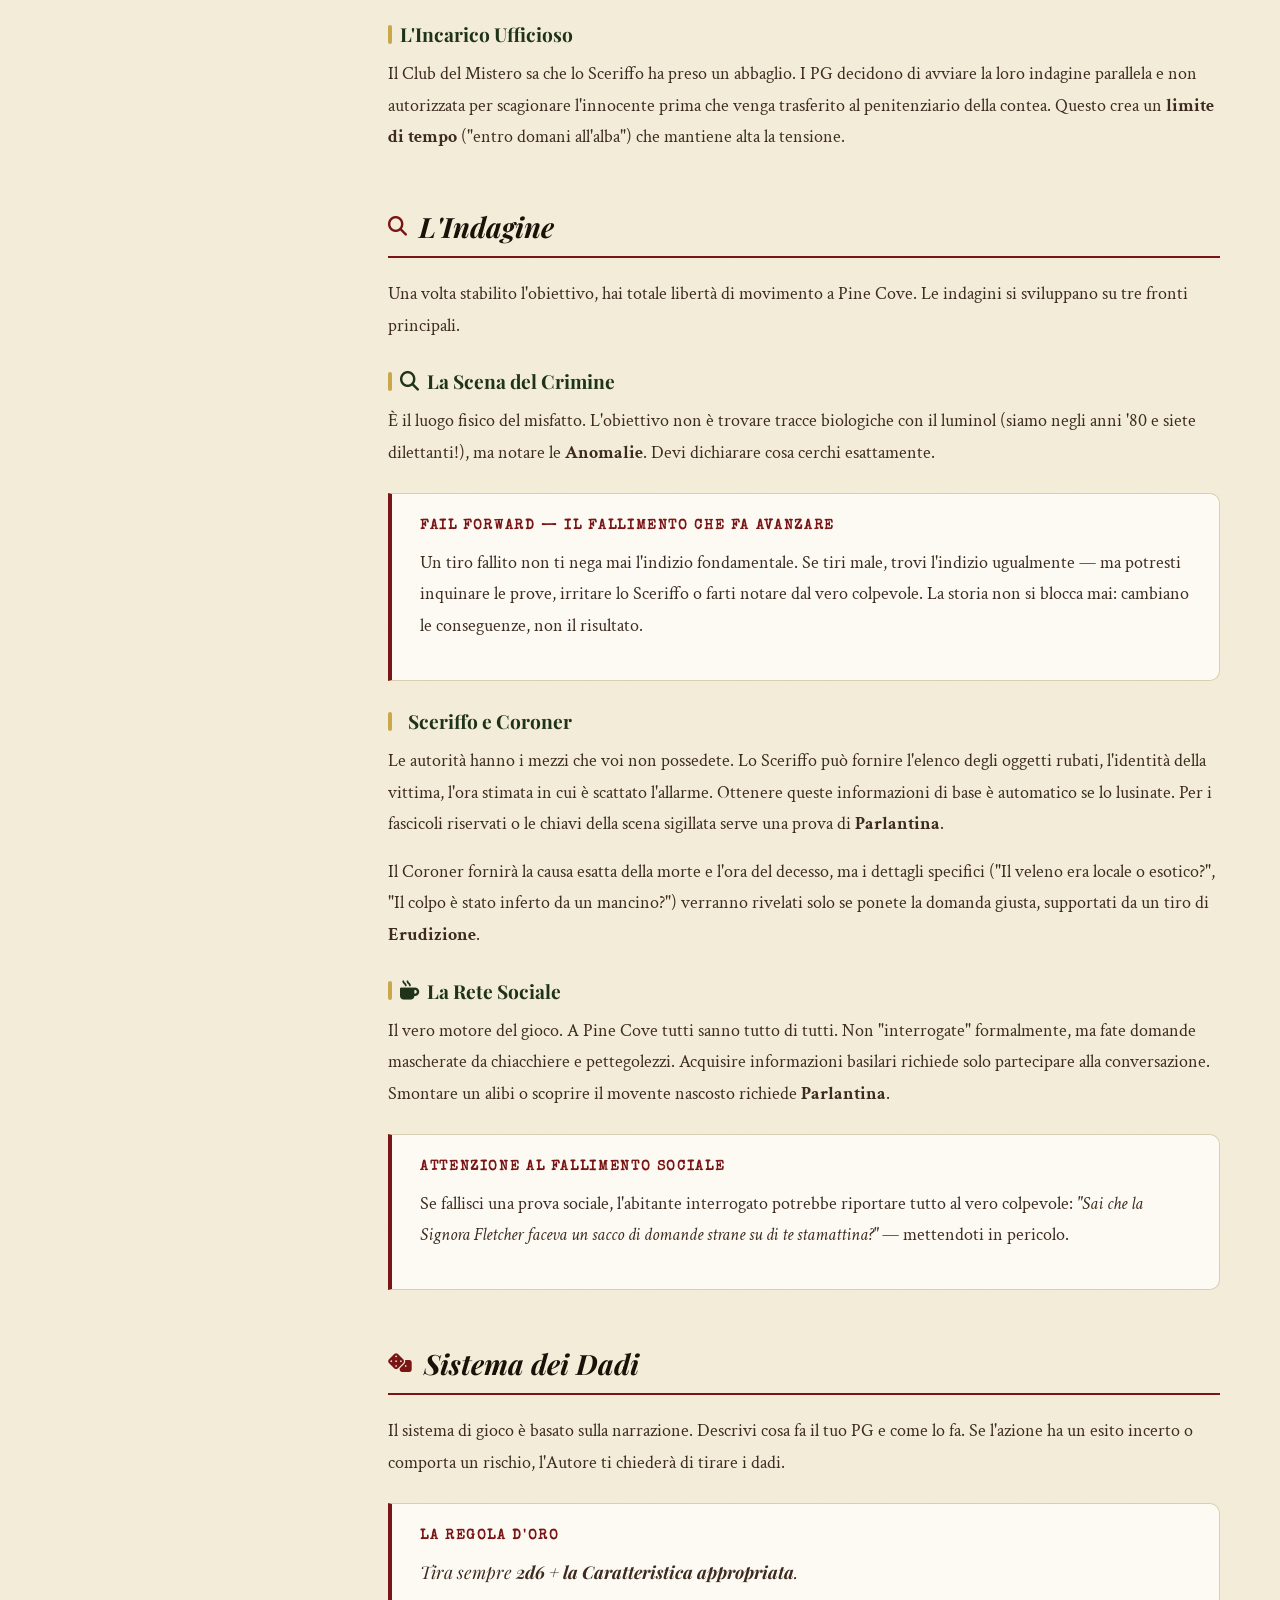
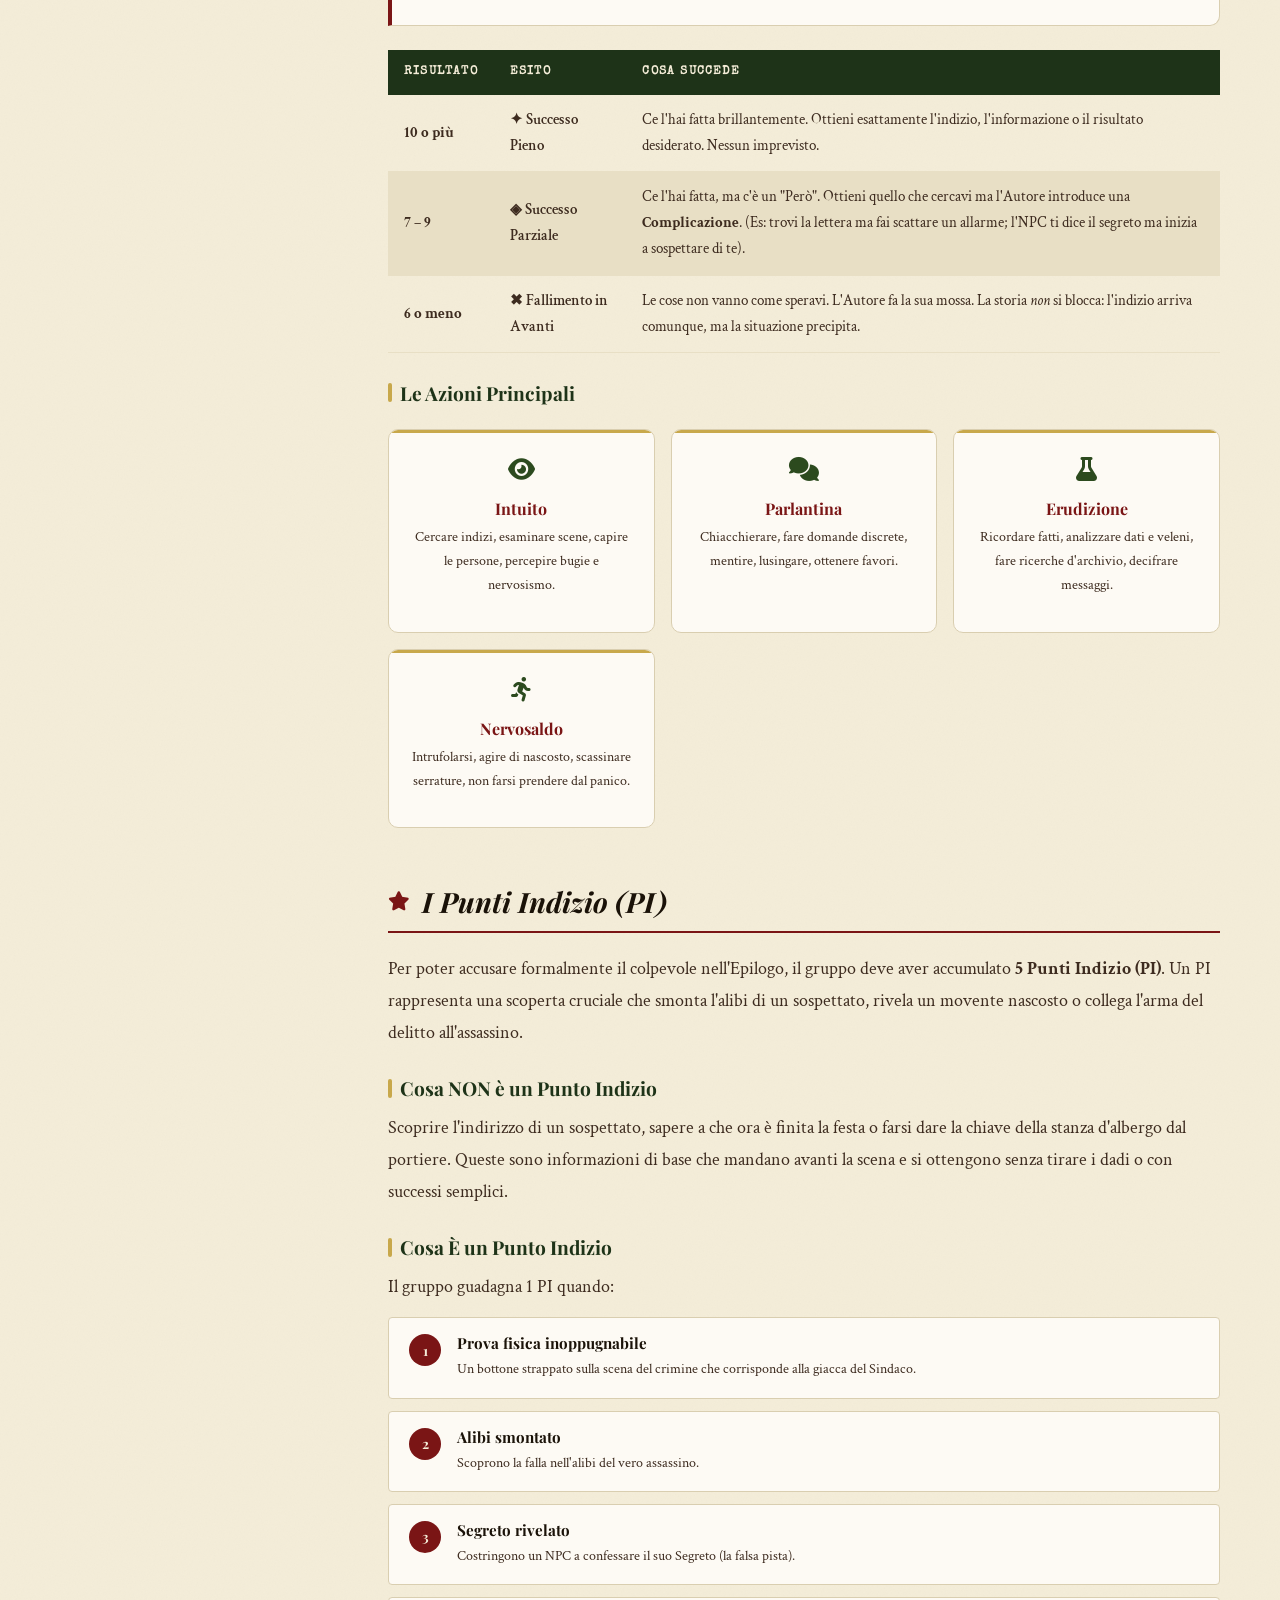
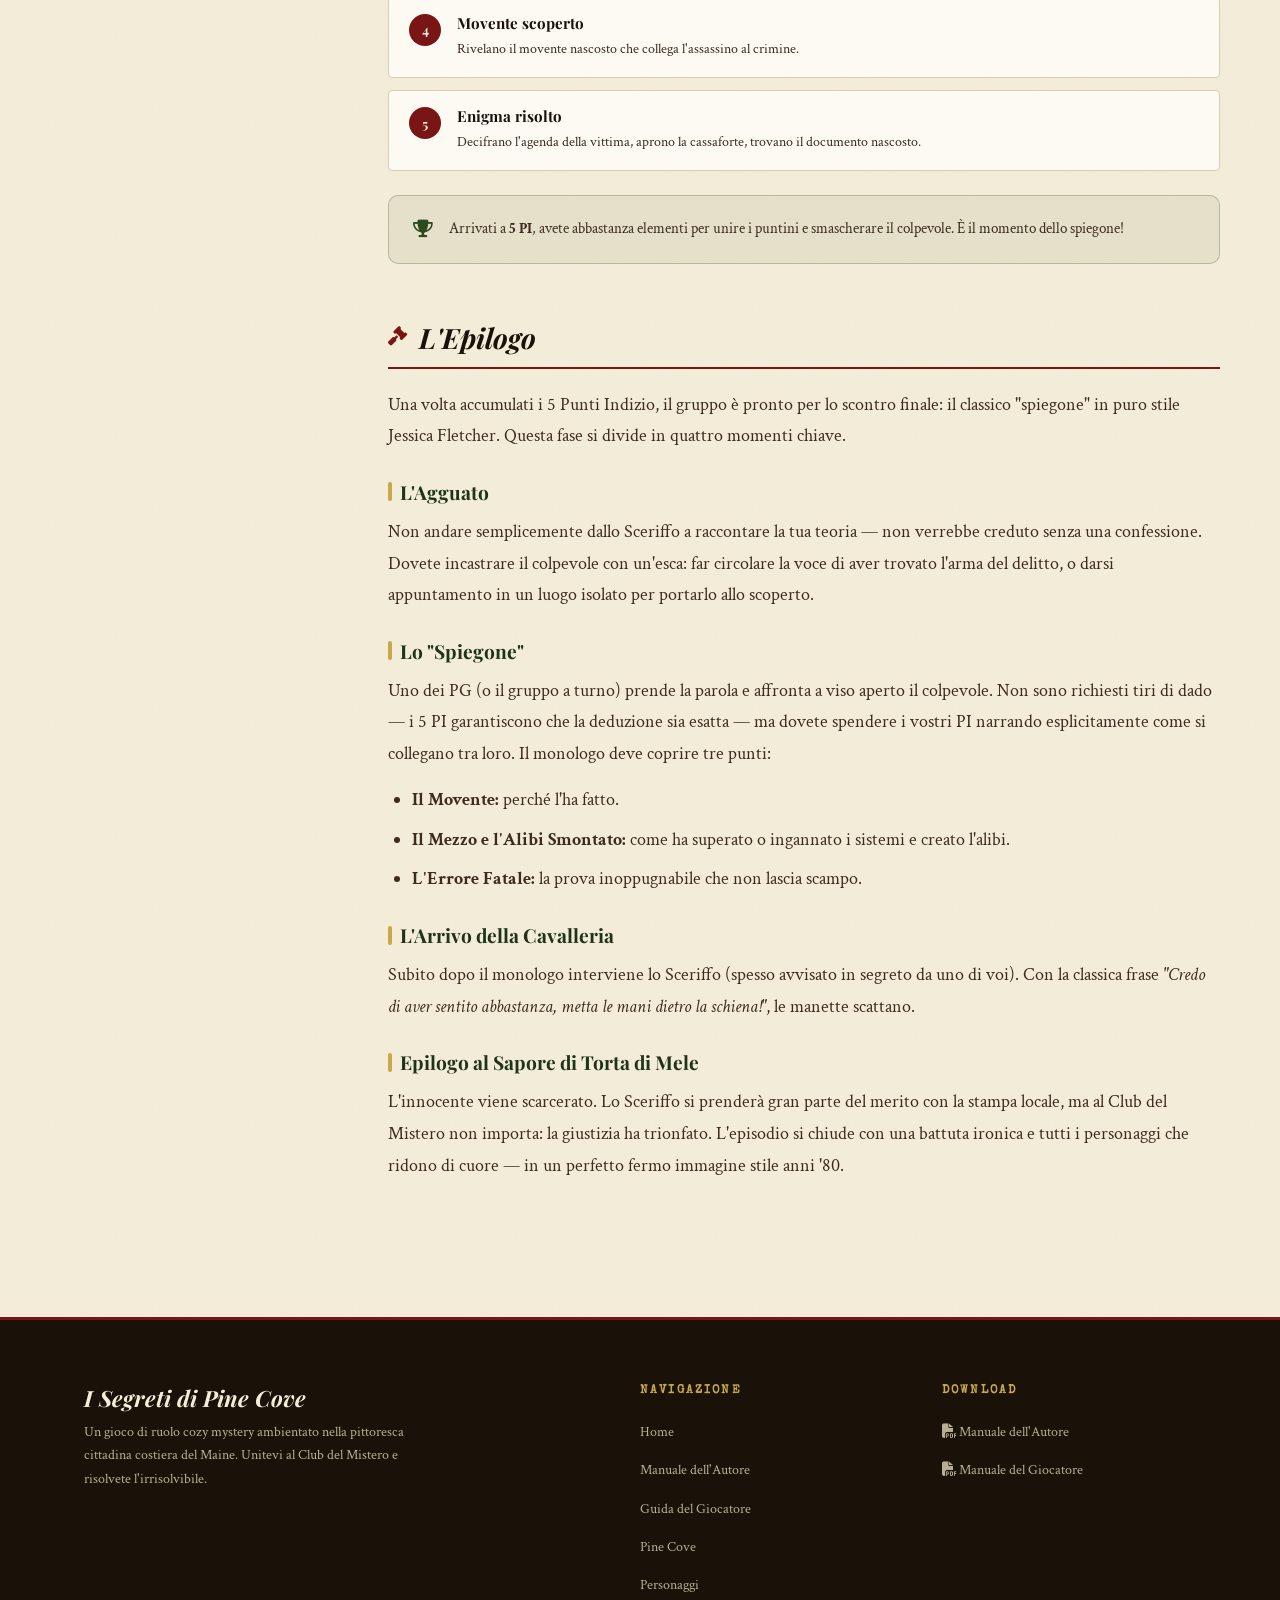
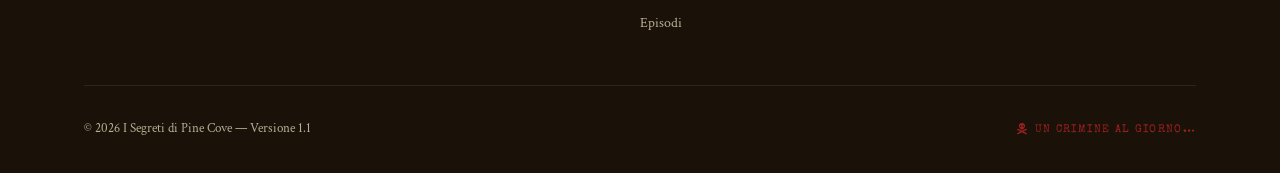
<file: giocatore.html>
<!DOCTYPE html>
<html lang="it">
<head>
  <meta charset="UTF-8">
  <meta name="viewport" content="width=device-width, initial-scale=1.0">
  <title>Guida del Giocatore | I Segreti di Pine Cove</title>
  <meta name="description" content="La guida completa per i giocatori del Club del Mistero: come creare il tuo personaggio, condurre l'indagine e smascherare il colpevole a Pine Cove.">

  <!-- Favicon -->
  <link rel="icon" type="image/svg+xml" href="favicon.svg">
  <link rel="icon" type="image/png" sizes="32x32" href="favicon.png">
  <link rel="apple-touch-icon" sizes="180x180" href="apple-touch-icon.png">
  
  <link rel="stylesheet" href="css/stylesheet.css">
  <link rel="stylesheet" href="https://cdnjs.cloudflare.com/ajax/libs/font-awesome/6.5.1/css/all.min.css"
        integrity="sha512-DTOQO9RWCH3ppGqcWaEA1BIZOC6xxalwEsw9c2QQeAIftl+Vegovlnee1c9QX4TctnWMn13TZye+giMm8e2LwA=="
        crossorigin="anonymous" referrerpolicy="no-referrer" />
</head>
<body class="page-body">
  <header id="main-nav"></header>

  <!-- PAGE HERO -->
  <div class="page-hero">
    <div class="container">
      <div class="page-hero-eyebrow"><i class="fa-solid fa-user-magnifying-glass"></i> Guida del Giocatore</div>
      <h1>Manuale del <em>Giocatore</em></h1>
      <p>Tutto quello che devi sapere per creare il tuo investigatore dilettante, condurre le indagini a Pine Cove e portare a casa la giustizia — preferibilmente prima dell'ora di cena.</p>
      <div class="page-hero-actions">
        <a href="assets/manuale-giocatore.pdf" download class="btn btn-download">
          <i class="fa-solid fa-file-pdf"></i>
          Scarica la Guida PDF
        </a>
      </div>
    </div>
  </div>

  <div class="container section-gap">
    <div class="manual-layout">

      <!-- TOC SIDEBAR -->
      <aside class="manual-toc">
        <h4><i class="fa-solid fa-list" style="margin-right:.4rem"></i>Indice</h4>
        <ul class="toc-list">
          <li><a href="#panoramica"><i class="fa-solid fa-compass"></i>Panoramica</a></li>
          <li><a href="#costruzione-pg"><i class="fa-solid fa-users"></i>Costruzione del PG</a></li>
          <li><a href="#anatomia-episodio"><i class="fa-solid fa-film"></i>Anatomia di un Episodio</a></li>
          <li><a href="#indagine"><i class="fa-solid fa-magnifying-glass"></i>L'Indagine</a></li>
          <li><a href="#sistema-dadi"><i class="fa-solid fa-dice"></i>Sistema dei Dadi</a></li>
          <li><a href="#punti-indizio"><i class="fa-solid fa-star"></i>Punti Indizio</a></li>
          <li><a href="#epilogo"><i class="fa-solid fa-gavel"></i>L'Epilogo</a></li>
        </ul>
      </aside>

      <!-- MANUAL CONTENT -->
      <main class="manual-content">

        <!-- 1. PANORAMICA -->
        <section id="panoramica">
          <h2><i class="fa-solid fa-compass"></i> Panoramica</h2>
          <p>
            <em>I Segreti di Pine Cove</em> è un gioco di ruolo strutturato a <strong>Episodi</strong>, esattamente come una serie televisiva. Ogni sessione (o un paio di sessioni per i casi più complessi) rappresenta un caso chiuso. L'obiettivo non è combattere, ma usare l'astuzia, l'osservazione e il pettegolezzo per far trionfare la giustizia a Pine Cove.
          </p>
          <p>
            Il gioco si svolge a <strong>Pine Cove, nel Maine</strong>, negli anni '80. Tu sei uno dei Personaggi Giocanti (PG) — rispettabile cittadino e membro del <em>"Club del Mistero"</em>, un gruppo di lettura che finisce sempre per risolvere crimini reali. Il <strong>Master</strong> (denominato <strong>L'Autore</strong>) presenta il mistero, gestisce il mondo e interpreta tutti i personaggi non giocanti (NPC).
          </p>
          <div class="tip-box">
            <i class="fa-solid fa-lightbulb"></i>
            <p>L'ispirazione è chiaramente <em>La Signora in Giallo</em>: atmosfere accoglienti, personaggi eccentrici, crimini impossibili e una protagonista inarrestabile. Tieni sempre questo tono in mente: leggero, ironico, mai davvero cupo.</p>
          </div>
        </section>

        <!-- 2. COSTRUZIONE DEL PG -->
        <section id="costruzione-pg">
          <h2><i class="fa-solid fa-users"></i> Costruzione del PG</h2>
          <p>In un gioco dal tono <em>cozy mystery</em>, i personaggi non sono cinici detective armati fino ai denti, ma persone comuni, spesso di mezza età, con un fiuto eccezionale per i guai e una curiosità inarrestabile. Pensa a qualcuno che passi inosservato in una pasticceria, ma che noti se la glassa della torta ha un odore insolito di mandorle amare.</p>

          <h3>Fase 1 — Le Caratteristiche</h3>
          <p>Ogni personaggio è definito da quattro <strong>Caratteristiche</strong> che misurano le sue attitudini. Al momento della creazione, distribuisci questi punteggi — <strong>+2, +1, 0, –1</strong> — uno per ciascuna caratteristica:</p>

          <div class="stat-grid">
            <div class="stat-card">
              <div class="stat-icon"><i class="fa-solid fa-eye"></i></div>
              <h4>Intuito</h4>
              <p>La tua capacità di osservazione. Esaminare una scena del crimine, notare dettagli fuori posto, percepire se un NPC è nervoso o sta mentendo.</p>
            </div>
            <div class="stat-card">
              <div class="stat-icon"><i class="fa-solid fa-comments"></i></div>
              <h4>Parlantina</h4>
              <p>La tua abilità sociale. Spettegolare al salone di bellezza, lusingare lo Sceriffo, fare domande scomode mascherate da innocente curiosità.</p>
            </div>
            <div class="stat-card">
              <div class="stat-icon"><i class="fa-solid fa-flask"></i></div>
              <h4>Erudizione</h4>
              <p>Il tuo bagaglio culturale e logico. Riconoscere il tipo di veleno da un sintomo, scovare informazioni negli archivi, decifrare un codice.</p>
            </div>
            <div class="stat-card">
              <div class="stat-icon"><i class="fa-solid fa-person-running"></i></div>
              <h4>Nervosaldo</h4>
              <p>La tua prontezza di riflessi e sangue freddo. Intrufolarsi di notte nella villa del sospettato, scassinare serrature, fuggire di soppiatto.</p>
            </div>
          </div>

          <h3>Fase 2 — Il Mestiere Principale</h3>
          <p>Il tuo lavoro (passato o presente) ti conferisce uno status in città e un vantaggio specifico (un Bonus). Scegli uno dei seguenti Mestieri o creane uno analogo in accordo con l'Autore:</p>

          <table class="dice-table">
            <thead>
              <tr>
                <th>Mestiere</th>
                <th>Bonus</th>
                <th>Quando si applica</th>
              </tr>
            </thead>
            <tbody>
              <tr><td>Scrittore / Scrittrice</td><td>+1 Intuito</td><td>Incongruenze sulla scena del crimine o negli alibi.</td></tr>
              <tr><td>Medico / Infermiere in pensione</td><td>+1 Erudizione</td><td>Analisi di corpi, referti, farmaci o veleni.</td></tr>
              <tr><td>Commerciante / Parrucchiere</td><td>+1 Parlantina</td><td>Estorcere segreti o indiscrezioni dai concittadini.</td></tr>
              <tr><td>Artigiano / Pescatore (Tuttofare)</td><td>+1 Nervosaldo</td><td>Forzare serrature, intrufolarsi, zone pericolanti.</td></tr>
              <tr><td>Insegnante / Bibliotecario</td><td>+1 Erudizione</td><td>Ricerche in registri, giornali vecchi, archivi.</td></tr>
            </tbody>
          </table>

          <h3>Fase 3 — Dotazione e Vezzo</h3>
          <p>Ogni PG porta sempre con sé il necessario per un'indagine dilettantistica: <strong>taccuino e penna, torcia tascabile, oggetto del mestiere</strong> (borsa medica, forbici, macchina da scrivere…) e un mezzo di trasporto pittoresco (bicicletta, maggiolino d'epoca, vecchio furgoncino). <strong>Niente armi da fuoco per i PG!</strong></p>
          <p>Definisci anche un <strong>Vezzo</strong> personale: offri sempre caramelle alla menta? Covi una fobia per i cani di grossa taglia? Citi a memoria autori classici a sproposito?</p>

          <h3>Crescita dei Personaggi</h3>
          <p>Non ci sono "punti esperienza" tradizionali. Il vero premio è il <strong>prestigio sociale</strong> all'interno di Pine Cove. Dopo ogni caso risolto, lo Sceriffo sarà un millimetro meno scettico nei confronti del gruppo (fino al prossimo caso) e gli abitanti offriranno loro fette di torta gratuite.</p>
        </section>

        <!-- 3. ANATOMIA DI UN EPISODIO -->
        <section id="anatomia-episodio">
          <h2><i class="fa-solid fa-film"></i> Anatomia di un Episodio</h2>
          <p>Per replicare le atmosfere de <em>La Signora in Giallo</em>, ogni Episodio segue una precisa scansione narrativa. Sapere cosa aspettarsi ti aiuterà a calarti nel ritmo giusto fin dalla prima scena.</p>

          <h3>Il Prologo Quotidiano</h3>
          <p>Il gioco non inizia <em>mai</em> sulla scena del crimine. Inizia sempre con una scena di ordinaria vita cittadina: la fiera della torta di mirtilli, l'inaugurazione della nuova biblioteca, un rinfresco al faro. Questo serve a presentare i PNG, mostrare le antipatie segrete tra gli abitanti e farti ambientare nel tono dell'episodio.</p>

          <h3>L'Incidente Scatenante</h3>
          <p>Un urlo, un blackout improvviso o una corsa disperata interrompono la quiete. Viene scoperto il cadavere o ci si accorge del furto di un oggetto inestimabile.</p>

          <h3>Il Falso Sospettato</h3>
          <p>Lo Sceriffo locale arriva sulla scena e, nel giro di dieci minuti, arresta la persona sbagliata — di solito la più simpatica della città, trovata per caso con l'arma del delitto in mano, o il nipote di uno dei PG.</p>

          <h3>L'Incarico Ufficioso</h3>
          <p>Il Club del Mistero sa che lo Sceriffo ha preso un abbaglio. I PG decidono di avviare la loro indagine parallela e non autorizzata per scagionare l'innocente prima che venga trasferito al penitenziario della contea. Questo crea un <strong>limite di tempo</strong> ("entro domani all'alba") che mantiene alta la tensione.</p>
        </section>

        <!-- 4. L'INDAGINE -->
        <section id="indagine">
          <h2><i class="fa-solid fa-magnifying-glass"></i> L'Indagine</h2>
          <p>Una volta stabilito l'obiettivo, hai totale libertà di movimento a Pine Cove. Le indagini si sviluppano su tre fronti principali.</p>

          <h3><i class="fa-solid fa-search"></i> La Scena del Crimine</h3>
          <p>È il luogo fisico del misfatto. L'obiettivo non è trovare tracce biologiche con il luminol (siamo negli anni '80 e siete dilettanti!), ma notare le <strong>Anomalie</strong>. Devi dichiarare cosa cerchi esattamente.</p>
          <div class="rule-box">
            <h4>Fail Forward — Il Fallimento che fa Avanzare</h4>
            <p>Un tiro fallito non ti nega mai l'indizio fondamentale. Se tiri male, trovi l'indizio ugualmente — ma potresti inquinare le prove, irritare lo Sceriffo o farti notare dal vero colpevole. La storia non si blocca mai: cambiano le conseguenze, non il risultato.</p>
          </div>

          <h3><i class="fa-solid fa-badge-check"></i> Sceriffo e Coroner</h3>
          <p>Le autorità hanno i mezzi che voi non possedete. Lo Sceriffo può fornire l'elenco degli oggetti rubati, l'identità della vittima, l'ora stimata in cui è scattato l'allarme. Ottenere queste informazioni di base è automatico se lo lusinate. Per i fascicoli riservati o le chiavi della scena sigillata serve una prova di <strong>Parlantina</strong>.</p>
          <p>Il Coroner fornirà la causa esatta della morte e l'ora del decesso, ma i dettagli specifici ("Il veleno era locale o esotico?", "Il colpo è stato inferto da un mancino?") verranno rivelati solo se ponete la domanda giusta, supportati da un tiro di <strong>Erudizione</strong>.</p>

          <h3><i class="fa-solid fa-mug-hot"></i> La Rete Sociale</h3>
          <p>Il vero motore del gioco. A Pine Cove tutti sanno tutto di tutti. Non "interrogate" formalmente, ma fate domande mascherate da chiacchiere e pettegolezzi. Acquisire informazioni basilari richiede solo partecipare alla conversazione. Smontare un alibi o scoprire il movente nascosto richiede <strong>Parlantina</strong>.</p>
          <div class="rule-box">
            <h4>Attenzione al Fallimento Sociale</h4>
            <p>Se fallisci una prova sociale, l'abitante interrogato potrebbe riportare tutto al vero colpevole: <em>"Sai che la Signora Fletcher faceva un sacco di domande strane su di te stamattina?"</em> — mettendoti in pericolo.</p>
          </div>
        </section>

        <!-- 5. SISTEMA DEI DADI -->
        <section id="sistema-dadi">
          <h2><i class="fa-solid fa-dice"></i> Sistema dei Dadi</h2>
          <p>Il sistema di gioco è basato sulla narrazione. Descrivi cosa fa il tuo PG e come lo fa. Se l'azione ha un esito incerto o comporta un rischio, l'Autore ti chiederà di tirare i dadi.</p>

          <div class="rule-box">
            <h4>La Regola d'Oro</h4>
            <p style="font-size:1.1rem;font-family:var(--font-display);font-style:italic;">Tira sempre <strong>2d6 + la Caratteristica appropriata</strong>.</p>
          </div>

          <table class="dice-table">
            <thead>
              <tr>
                <th>Risultato</th>
                <th>Esito</th>
                <th>Cosa succede</th>
              </tr>
            </thead>
            <tbody>
              <tr>
                <td><strong>10 o più</strong></td>
                <td class="result-full">✦ Successo Pieno</td>
                <td>Ce l'hai fatta brillantemente. Ottieni esattamente l'indizio, l'informazione o il risultato desiderato. Nessun imprevisto.</td>
              </tr>
              <tr>
                <td><strong>7 – 9</strong></td>
                <td class="result-partial">◈ Successo Parziale</td>
                <td>Ce l'hai fatta, ma c'è un "Però". Ottieni quello che cercavi ma l'Autore introduce una <strong>Complicazione</strong>. (Es: trovi la lettera ma fai scattare un allarme; l'NPC ti dice il segreto ma inizia a sospettare di te).</td>
              </tr>
              <tr>
                <td><strong>6 o meno</strong></td>
                <td class="result-fail">✖ Fallimento in Avanti</td>
                <td>Le cose non vanno come speravi. L'Autore fa la sua mossa. La storia <em>non</em> si blocca: l'indizio arriva comunque, ma la situazione precipita.</td>
              </tr>
            </tbody>
          </table>

          <h3>Le Azioni Principali</h3>
          <div class="stat-grid">
            <div class="stat-card">
              <div class="stat-icon"><i class="fa-solid fa-eye"></i></div>
              <h4>Intuito</h4>
              <p>Cercare indizi, esaminare scene, capire le persone, percepire bugie e nervosismo.</p>
            </div>
            <div class="stat-card">
              <div class="stat-icon"><i class="fa-solid fa-comments"></i></div>
              <h4>Parlantina</h4>
              <p>Chiacchierare, fare domande discrete, mentire, lusingare, ottenere favori.</p>
            </div>
            <div class="stat-card">
              <div class="stat-icon"><i class="fa-solid fa-flask"></i></div>
              <h4>Erudizione</h4>
              <p>Ricordare fatti, analizzare dati e veleni, fare ricerche d'archivio, decifrare messaggi.</p>
            </div>
            <div class="stat-card">
              <div class="stat-icon"><i class="fa-solid fa-person-running"></i></div>
              <h4>Nervosaldo</h4>
              <p>Intrufolarsi, agire di nascosto, scassinare serrature, non farsi prendere dal panico.</p>
            </div>
          </div>
        </section>

        <!-- 6. PUNTI INDIZIO -->
        <section id="punti-indizio">
          <h2><i class="fa-solid fa-star"></i> I Punti Indizio (PI)</h2>
          <p>Per poter accusare formalmente il colpevole nell'Epilogo, il gruppo deve aver accumulato <strong>5 Punti Indizio (PI)</strong>. Un PI rappresenta una scoperta cruciale che smonta l'alibi di un sospettato, rivela un movente nascosto o collega l'arma del delitto all'assassino.</p>

          <h3>Cosa NON è un Punto Indizio</h3>
          <p>Scoprire l'indirizzo di un sospettato, sapere a che ora è finita la festa o farsi dare la chiave della stanza d'albergo dal portiere. Queste sono informazioni di base che mandano avanti la scena e si ottengono senza tirare i dadi o con successi semplici.</p>

          <h3>Cosa È un Punto Indizio</h3>
          <p>Il gruppo guadagna 1 PI quando:</p>
          <ul class="clue-list">
            <li class="clue-item">
              <div class="clue-num">1</div>
              <div><h4>Prova fisica inoppugnabile</h4><p>Un bottone strappato sulla scena del crimine che corrisponde alla giacca del Sindaco.</p></div>
            </li>
            <li class="clue-item">
              <div class="clue-num">2</div>
              <div><h4>Alibi smontato</h4><p>Scoprono la falla nell'alibi del vero assassino.</p></div>
            </li>
            <li class="clue-item">
              <div class="clue-num">3</div>
              <div><h4>Segreto rivelato</h4><p>Costringono un NPC a confessare il suo Segreto (la falsa pista).</p></div>
            </li>
            <li class="clue-item">
              <div class="clue-num">4</div>
              <div><h4>Movente scoperto</h4><p>Rivelano il movente nascosto che collega l'assassino al crimine.</p></div>
            </li>
            <li class="clue-item">
              <div class="clue-num">5</div>
              <div><h4>Enigma risolto</h4><p>Decifrano l'agenda della vittima, aprono la cassaforte, trovano il documento nascosto.</p></div>
            </li>
          </ul>

          <div class="tip-box">
            <i class="fa-solid fa-trophy"></i>
            <p>Arrivati a <strong>5 PI</strong>, avete abbastanza elementi per unire i puntini e smascherare il colpevole. È il momento dello spiegone!</p>
          </div>
        </section>

        <!-- 7. EPILOGO -->
        <section id="epilogo">
          <h2><i class="fa-solid fa-gavel"></i> L'Epilogo</h2>
          <p>Una volta accumulati i 5 Punti Indizio, il gruppo è pronto per lo scontro finale: il classico "spiegone" in puro stile Jessica Fletcher. Questa fase si divide in quattro momenti chiave.</p>

          <h3>L'Agguato</h3>
          <p>Non andare semplicemente dallo Sceriffo a raccontare la tua teoria — non verrebbe creduto senza una confessione. Dovete incastrare il colpevole con un'esca: far circolare la voce di aver trovato l'arma del delitto, o darsi appuntamento in un luogo isolato per portarlo allo scoperto.</p>

          <h3>Lo "Spiegone"</h3>
          <p>Uno dei PG (o il gruppo a turno) prende la parola e affronta a viso aperto il colpevole. Non sono richiesti tiri di dado — i 5 PI garantiscono che la deduzione sia esatta — ma dovete spendere i vostri PI narrando esplicitamente come si collegano tra loro. Il monologo deve coprire tre punti:</p>
          <ul style="list-style:disc;padding-left:1.5rem;color:var(--ink-mid)">
            <li style="margin-bottom:.5rem"><strong>Il Movente:</strong> perché l'ha fatto.</li>
            <li style="margin-bottom:.5rem"><strong>Il Mezzo e l'Alibi Smontato:</strong> come ha superato o ingannato i sistemi e creato l'alibi.</li>
            <li><strong>L'Errore Fatale:</strong> la prova inoppugnabile che non lascia scampo.</li>
          </ul>

          <h3>L'Arrivo della Cavalleria</h3>
          <p>Subito dopo il monologo interviene lo Sceriffo (spesso avvisato in segreto da uno di voi). Con la classica frase <em>"Credo di aver sentito abbastanza, metta le mani dietro la schiena!"</em>, le manette scattano.</p>

          <h3>Epilogo al Sapore di Torta di Mele</h3>
          <p>L'innocente viene scarcerato. Lo Sceriffo si prenderà gran parte del merito con la stampa locale, ma al Club del Mistero non importa: la giustizia ha trionfato. L'episodio si chiude con una battuta ironica e tutti i personaggi che ridono di cuore — in un perfetto fermo immagine stile anni '80.</p>
        </section>

      </main>
    </div><!-- /.manual-layout -->
  </div><!-- /.container -->

  <footer id="main-footer"></footer>

  <script src="js/menu.js"></script>
  <script src="js/footer.js"></script>
</body>
</html>
</file>
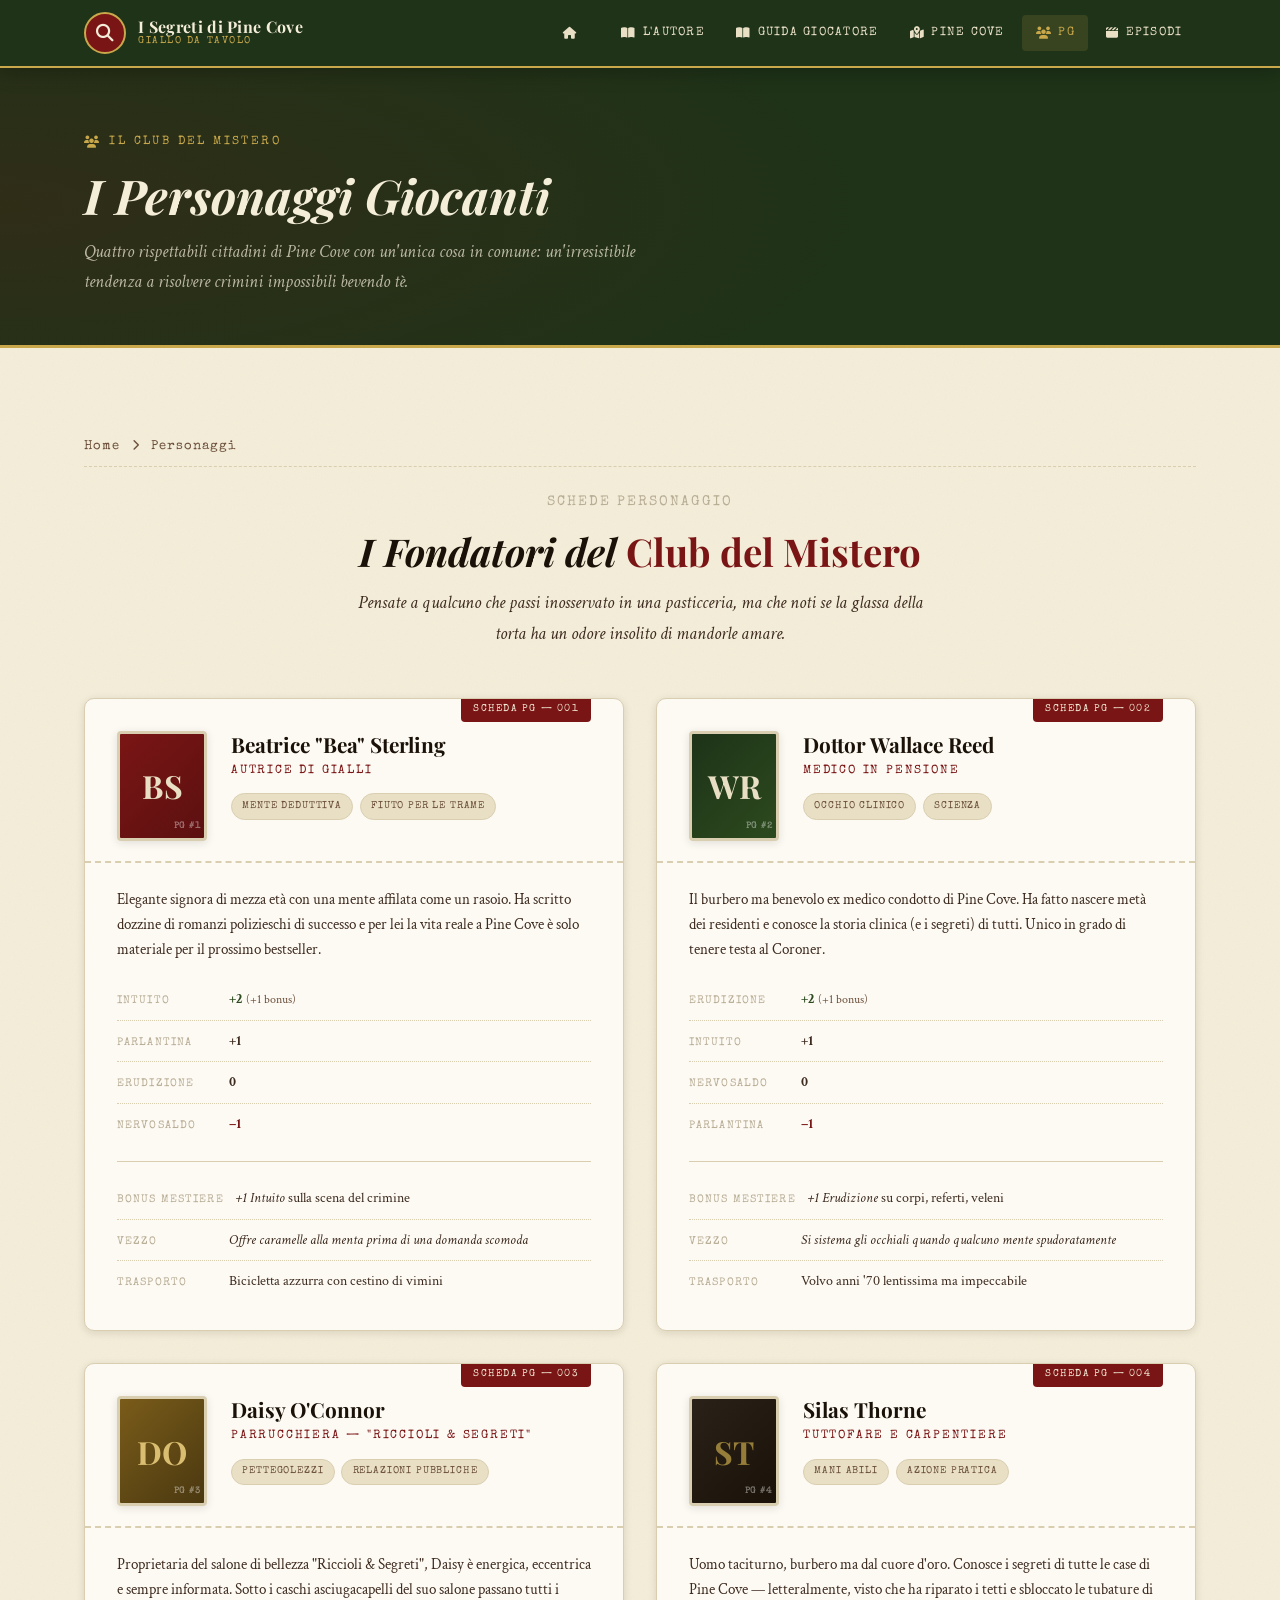
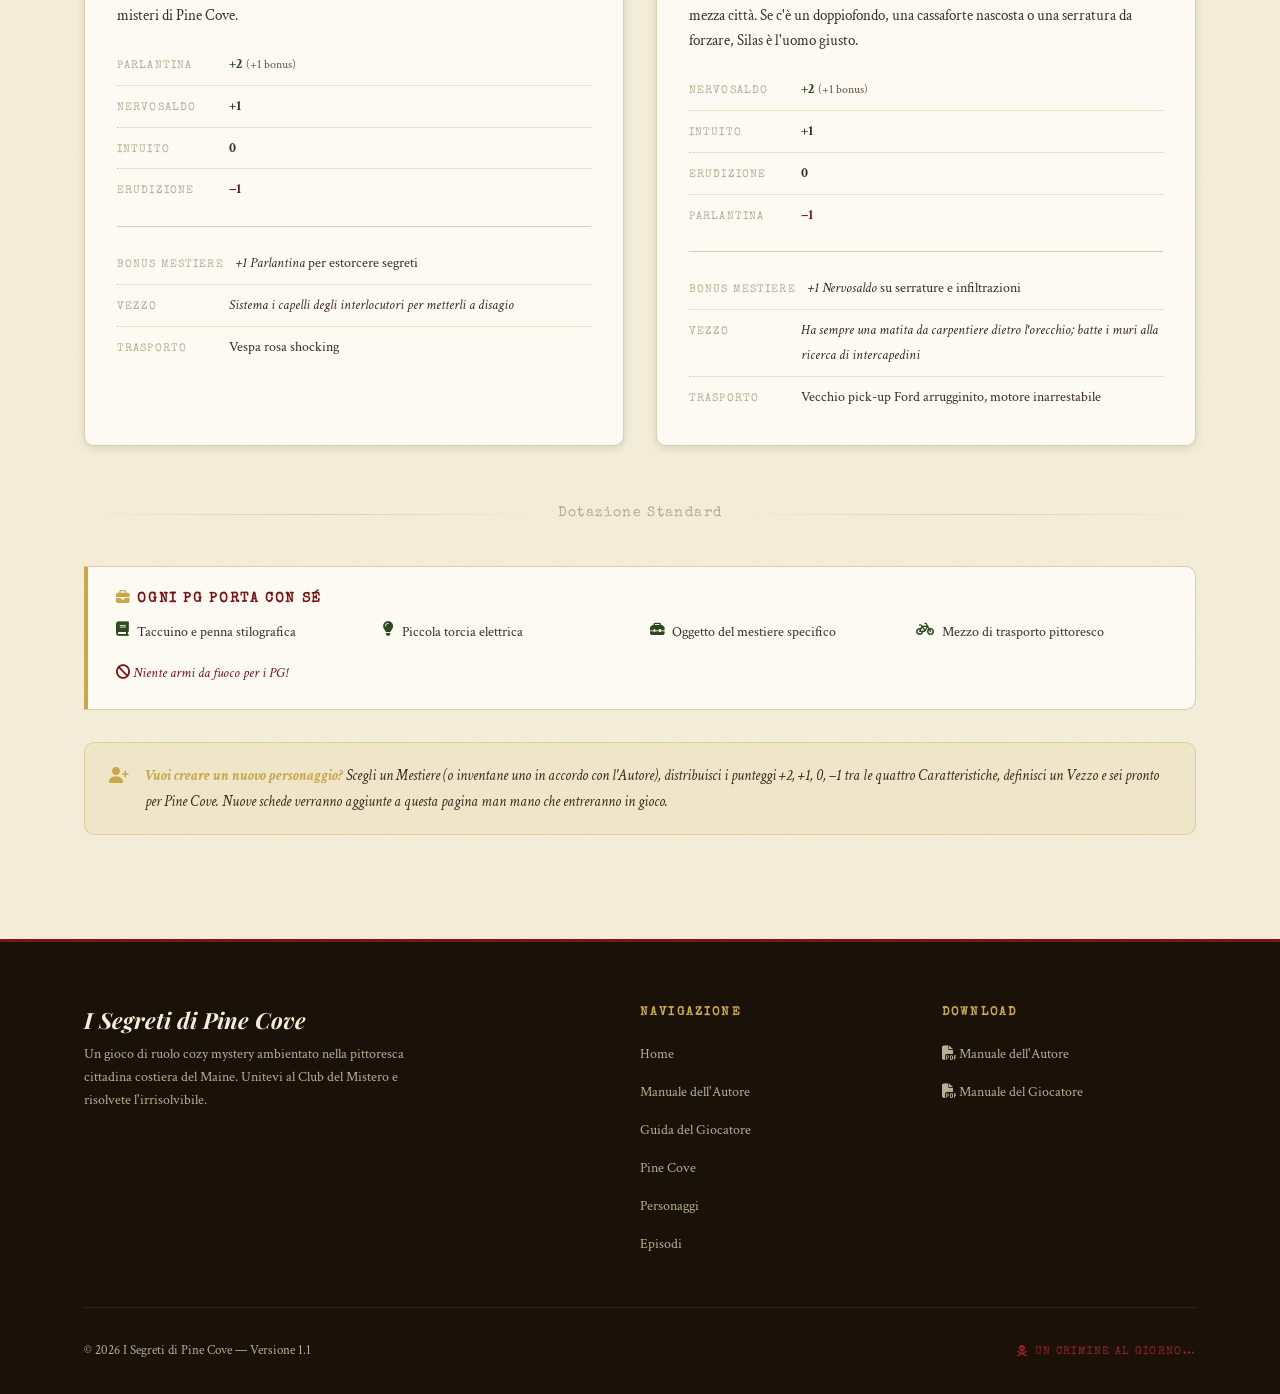
<file: personaggi.html>
<!DOCTYPE html>
<html lang="it">
<head>
  <meta charset="UTF-8">
  <meta name="viewport" content="width=device-width, initial-scale=1.0">
  <title>I Personaggi — Il Club del Mistero | I Segreti di Pine Cove</title>
  <meta name="description" content="Le schede complete dei quattro membri fondatori del Club del Mistero: Bea Sterling, Dr. Wallace Reed, Daisy O'Connor e Silas Thorne.">

  <!-- Favicon -->
  <link rel="icon" type="image/svg+xml" href="favicon.svg">
  <link rel="icon" type="image/png" sizes="32x32" href="favicon.png">
  <link rel="apple-touch-icon" sizes="180x180" href="apple-touch-icon.png">
  
  <link rel="stylesheet" href="css/stylesheet.css">
  <link rel="stylesheet" href="https://cdnjs.cloudflare.com/ajax/libs/font-awesome/6.5.1/css/all.min.css"
        integrity="sha512-DTOQO9RWCH3ppGqcWaEA1BIZOC6xxalwEsw9c2QQeAIftl+Vegovlnee1c9QX4TctnWMn13TZye+giMm8e2LwA=="
        crossorigin="anonymous" referrerpolicy="no-referrer" />
</head>
<body class="page-body">
  <header id="main-nav"></header>

  <!-- PAGE HERO -->
  <div class="page-hero">
    <div class="container">
      <div class="page-hero-eyebrow"><i class="fa-solid fa-users"></i> Il Club del Mistero</div>
      <h1>I <em>Personaggi</em> Giocanti</h1>
      <p>Quattro rispettabili cittadini di Pine Cove con un'unica cosa in comune: un'irresistibile tendenza a risolvere crimini impossibili bevendo tè.</p>
    </div>
  </div>

  <section class="section-gap">
    <div class="container">
      <div class="breadcrumb">
        <a href="index.html">Home</a>
        <i class="fa-solid fa-chevron-right"></i>
        Personaggi
      </div>

      <div class="text-center" style="margin-bottom:.75rem">
        <span class="section-subtitle">Schede Personaggio</span>
        <h2 class="section-title">I Fondatori del <span>Club del Mistero</span></h2>
        <p style="max-width:580px;margin:.75rem auto 0;color:var(--ink-mid);font-style:italic;">Pensate a qualcuno che passi inosservato in una pasticceria, ma che noti se la glassa della torta ha un odore insolito di mandorle amare.</p>
      </div>

      <div style="display:grid;grid-template-columns:repeat(auto-fill,minmax(350px,1fr));gap:2rem;margin-top:3rem">

        <!-- BEA STERLING -->
        <div class="archive-card" data-file="SCHEDA PG — 001">
          <div class="archive-card-top">
            <div class="archive-portrait blood-bg" style="width:90px;height:110px;font-size:2rem">
              BS
              <span class="portrait-stamp">PG #1</span>
            </div>
            <div class="archive-meta">
              <h3>Beatrice "Bea" Sterling</h3>
              <div class="archive-role">Autrice di Gialli</div>
              <div class="archive-tags">
                <span class="tag">Mente Deduttiva</span>
                <span class="tag">Fiuto per le Trame</span>
              </div>
            </div>
          </div>
          <div class="archive-card-body">
            <p>Elegante signora di mezza età con una mente affilata come un rasoio. Ha scritto dozzine di romanzi polizieschi di successo e per lei la vita reale a Pine Cove è solo materiale per il prossimo bestseller.</p>
            <div class="detail-rows" style="margin-top:1rem">
              <div class="detail-row">
                <span class="detail-label">Intuito</span>
                <span class="detail-val" style="color:var(--pine-mid);font-weight:700">+2 <small style="font-weight:400;color:var(--ink-light)">(+1 bonus)</small></span>
              </div>
              <div class="detail-row">
                <span class="detail-label">Parlantina</span>
                <span class="detail-val" style="font-weight:700">+1</span>
              </div>
              <div class="detail-row">
                <span class="detail-label">Erudizione</span>
                <span class="detail-val" style="font-weight:700">0</span>
              </div>
              <div class="detail-row">
                <span class="detail-label">Nervosaldo</span>
                <span class="detail-val" style="color:var(--blood);font-weight:700">−1</span>
              </div>
            </div>
            <div style="margin-top:1rem;padding-top:1rem;border-top:var(--border)">
              <div class="detail-row">
                <span class="detail-label">Bonus Mestiere</span>
                <span class="detail-val"><em>+1 Intuito</em> sulla scena del crimine</span>
              </div>
              <div class="detail-row">
                <span class="detail-label">Vezzo</span>
                <span class="detail-val" style="font-style:italic">Offre caramelle alla menta prima di una domanda scomoda</span>
              </div>
              <div class="detail-row">
                <span class="detail-label">Trasporto</span>
                <span class="detail-val">Bicicletta azzurra con cestino di vimini</span>
              </div>
            </div>
          </div>
        </div>

        <!-- DR. REED -->
        <div class="archive-card" data-file="SCHEDA PG — 002">
          <div class="archive-card-top">
            <div class="archive-portrait pine-bg" style="width:90px;height:110px;font-size:2rem">
              WR
              <span class="portrait-stamp">PG #2</span>
            </div>
            <div class="archive-meta">
              <h3>Dottor Wallace Reed</h3>
              <div class="archive-role">Medico in Pensione</div>
              <div class="archive-tags">
                <span class="tag">Occhio Clinico</span>
                <span class="tag">Scienza</span>
              </div>
            </div>
          </div>
          <div class="archive-card-body">
            <p>Il burbero ma benevolo ex medico condotto di Pine Cove. Ha fatto nascere metà dei residenti e conosce la storia clinica (e i segreti) di tutti. Unico in grado di tenere testa al Coroner.</p>
            <div class="detail-rows" style="margin-top:1rem">
              <div class="detail-row">
                <span class="detail-label">Erudizione</span>
                <span class="detail-val" style="color:var(--pine-mid);font-weight:700">+2 <small style="font-weight:400;color:var(--ink-light)">(+1 bonus)</small></span>
              </div>
              <div class="detail-row">
                <span class="detail-label">Intuito</span>
                <span class="detail-val" style="font-weight:700">+1</span>
              </div>
              <div class="detail-row">
                <span class="detail-label">Nervosaldo</span>
                <span class="detail-val" style="font-weight:700">0</span>
              </div>
              <div class="detail-row">
                <span class="detail-label">Parlantina</span>
                <span class="detail-val" style="color:var(--blood);font-weight:700">−1</span>
              </div>
            </div>
            <div style="margin-top:1rem;padding-top:1rem;border-top:var(--border)">
              <div class="detail-row">
                <span class="detail-label">Bonus Mestiere</span>
                <span class="detail-val"><em>+1 Erudizione</em> su corpi, referti, veleni</span>
              </div>
              <div class="detail-row">
                <span class="detail-label">Vezzo</span>
                <span class="detail-val" style="font-style:italic">Si sistema gli occhiali quando qualcuno mente spudoratamente</span>
              </div>
              <div class="detail-row">
                <span class="detail-label">Trasporto</span>
                <span class="detail-val">Volvo anni '70 lentissima ma impeccabile</span>
              </div>
            </div>
          </div>
        </div>

        <!-- DAISY O'CONNOR -->
        <div class="archive-card" data-file="SCHEDA PG — 003">
          <div class="archive-card-top">
            <div class="archive-portrait gold-bg" style="width:90px;height:110px;font-size:2rem">
              DO
              <span class="portrait-stamp">PG #3</span>
            </div>
            <div class="archive-meta">
              <h3>Daisy O'Connor</h3>
              <div class="archive-role">Parrucchiera — "Riccioli &amp; Segreti"</div>
              <div class="archive-tags">
                <span class="tag">Pettegolezzi</span>
                <span class="tag">Relazioni Pubbliche</span>
              </div>
            </div>
          </div>
          <div class="archive-card-body">
            <p>Proprietaria del salone di bellezza "Riccioli &amp; Segreti", Daisy è energica, eccentrica e sempre informata. Sotto i caschi asciugacapelli del suo salone passano tutti i misteri di Pine Cove.</p>
            <div class="detail-rows" style="margin-top:1rem">
              <div class="detail-row">
                <span class="detail-label">Parlantina</span>
                <span class="detail-val" style="color:var(--pine-mid);font-weight:700">+2 <small style="font-weight:400;color:var(--ink-light)">(+1 bonus)</small></span>
              </div>
              <div class="detail-row">
                <span class="detail-label">Nervosaldo</span>
                <span class="detail-val" style="font-weight:700">+1</span>
              </div>
              <div class="detail-row">
                <span class="detail-label">Intuito</span>
                <span class="detail-val" style="font-weight:700">0</span>
              </div>
              <div class="detail-row">
                <span class="detail-label">Erudizione</span>
                <span class="detail-val" style="color:var(--blood);font-weight:700">−1</span>
              </div>
            </div>
            <div style="margin-top:1rem;padding-top:1rem;border-top:var(--border)">
              <div class="detail-row">
                <span class="detail-label">Bonus Mestiere</span>
                <span class="detail-val"><em>+1 Parlantina</em> per estorcere segreti</span>
              </div>
              <div class="detail-row">
                <span class="detail-label">Vezzo</span>
                <span class="detail-val" style="font-style:italic">Sistema i capelli degli interlocutori per metterli a disagio</span>
              </div>
              <div class="detail-row">
                <span class="detail-label">Trasporto</span>
                <span class="detail-val">Vespa rosa shocking</span>
              </div>
            </div>
          </div>
        </div>

        <!-- SILAS THORNE -->
        <div class="archive-card" data-file="SCHEDA PG — 004">
          <div class="archive-card-top">
            <div class="archive-portrait" style="width:90px;height:110px;font-size:2rem;background:linear-gradient(135deg,#2A2218,#1A1208);color:rgba(200,168,75,.7)">
              ST
              <span class="portrait-stamp">PG #4</span>
            </div>
            <div class="archive-meta">
              <h3>Silas Thorne</h3>
              <div class="archive-role">Tuttofare e Carpentiere</div>
              <div class="archive-tags">
                <span class="tag">Mani Abili</span>
                <span class="tag">Azione Pratica</span>
              </div>
            </div>
          </div>
          <div class="archive-card-body">
            <p>Uomo taciturno, burbero ma dal cuore d'oro. Conosce i segreti di tutte le case di Pine Cove — letteralmente, visto che ha riparato i tetti e sbloccato le tubature di mezza città. Se c'è un doppiofondo, una cassaforte nascosta o una serratura da forzare, Silas è l'uomo giusto.</p>
            <div class="detail-rows" style="margin-top:1rem">
              <div class="detail-row">
                <span class="detail-label">Nervosaldo</span>
                <span class="detail-val" style="color:var(--pine-mid);font-weight:700">+2 <small style="font-weight:400;color:var(--ink-light)">(+1 bonus)</small></span>
              </div>
              <div class="detail-row">
                <span class="detail-label">Intuito</span>
                <span class="detail-val" style="font-weight:700">+1</span>
              </div>
              <div class="detail-row">
                <span class="detail-label">Erudizione</span>
                <span class="detail-val" style="font-weight:700">0</span>
              </div>
              <div class="detail-row">
                <span class="detail-label">Parlantina</span>
                <span class="detail-val" style="color:var(--blood);font-weight:700">−1</span>
              </div>
            </div>
            <div style="margin-top:1rem;padding-top:1rem;border-top:var(--border)">
              <div class="detail-row">
                <span class="detail-label">Bonus Mestiere</span>
                <span class="detail-val"><em>+1 Nervosaldo</em> su serrature e infiltrazioni</span>
              </div>
              <div class="detail-row">
                <span class="detail-label">Vezzo</span>
                <span class="detail-val" style="font-style:italic">Ha sempre una matita da carpentiere dietro l'orecchio; batte i muri alla ricerca di intercapedini</span>
              </div>
              <div class="detail-row">
                <span class="detail-label">Trasporto</span>
                <span class="detail-val">Vecchio pick-up Ford arrugginito, motore inarrestabile</span>
              </div>
            </div>
          </div>
        </div>

      </div><!-- /.grid -->

      <!-- DOTAZIONE -->
      <div style="margin-top:3.5rem">
        <div class="divider">Dotazione Standard</div>
        <div class="rule-box" style="border-left-color:var(--gold)">
          <h4><i class="fa-solid fa-briefcase" style="color:var(--gold)"></i> Ogni PG porta con sé</h4>
          <div style="display:grid;grid-template-columns:repeat(auto-fit,minmax(200px,1fr));gap:1rem;margin-top:.75rem">
            <div style="display:flex;gap:.5rem;align-items:flex-start;font-size:.9rem;color:var(--ink-mid)"><i class="fa-solid fa-book" style="color:var(--pine-mid);margin-top:.15rem"></i><span>Taccuino e penna stilografica</span></div>
            <div style="display:flex;gap:.5rem;align-items:flex-start;font-size:.9rem;color:var(--ink-mid)"><i class="fa-solid fa-lightbulb" style="color:var(--pine-mid);margin-top:.15rem"></i><span>Piccola torcia elettrica</span></div>
            <div style="display:flex;gap:.5rem;align-items:flex-start;font-size:.9rem;color:var(--ink-mid)"><i class="fa-solid fa-toolbox" style="color:var(--pine-mid);margin-top:.15rem"></i><span>Oggetto del mestiere specifico</span></div>
            <div style="display:flex;gap:.5rem;align-items:flex-start;font-size:.9rem;color:var(--ink-mid)"><i class="fa-solid fa-bicycle" style="color:var(--pine-mid);margin-top:.15rem"></i><span>Mezzo di trasporto pittoresco</span></div>
          </div>
          <p style="margin-top:1rem;font-size:.9rem;color:var(--blood);font-style:italic"><i class="fa-solid fa-ban"></i> Niente armi da fuoco per i PG!</p>
        </div>
      </div>

      <!-- NUOVI PG -->
      <div class="nota-autore" style="margin-top:2rem">
        <i class="fa-solid fa-user-plus"></i>
        <p><strong>Vuoi creare un nuovo personaggio?</strong> Scegli un Mestiere (o inventane uno in accordo con l'Autore), distribuisci i punteggi +2, +1, 0, −1 tra le quattro Caratteristiche, definisci un Vezzo e sei pronto per Pine Cove. Nuove schede verranno aggiunte a questa pagina man mano che entreranno in gioco.</p>
      </div>

    </div>
  </section>

  <!-- FOOTER -->
  <footer id="main-footer"></footer>

  <script src="js/menu.js"></script>
  <script src="js/footer.js"></script>
</body>
</html>
</file>
<file: css/stylesheet.css>
/* ============================================================
   I SEGRETI DI PINE COVE — Main Stylesheet
   ============================================================ */

@import url('https://fonts.googleapis.com/css2?family=Playfair+Display:ital,wght@0,400;0,600;0,700;0,900;1,400;1,700&family=Crimson+Text:ital,wght@0,400;0,600;1,400;1,600&family=Special+Elite&display=swap');

/* --- CSS Variables ---------------------------------------- */
:root {
  --cream:        #F4EDD8;
  --cream-dark:   #E8DFC5;
  --cream-deeper: #D9CEB0;
  --ink:          #1A1208;
  --ink-mid:      #3D2B1F;
  --ink-light:    #6B4F3A;
  --pine:         #1E3318;
  --pine-mid:     #2C4A1E;
  --pine-light:   #3D6629;
  --blood:        #7A1515;
  --blood-light:  #9B2020;
  --gold:         #C8A84B;
  --gold-light:   #D9BE72;
  --mist:         #B8AD95;
  --white:        #FDFAF4;

  --font-display: 'Playfair Display', Georgia, serif;
  --font-body:    'Crimson Text', Georgia, serif;
  --font-accent:  'Special Elite', 'Courier New', monospace;

  --nav-h:        68px;
  --max-w:        1160px;
  --gap:          2rem;
  --radius:       4px;
  --radius-lg:    10px;
  --shadow-sm:    0 2px 8px rgba(26,18,8,.12);
  --shadow-md:    0 6px 24px rgba(26,18,8,.18);
  --shadow-lg:    0 12px 40px rgba(26,18,8,.22);
  --border:       1px solid var(--cream-deeper);
  --border-aged:  1px solid var(--mist);
  --transition:   .28s cubic-bezier(.4,0,.2,1);
}

/* --- Reset & Base ----------------------------------------- */
*, *::before, *::after { box-sizing: border-box; margin: 0; padding: 0; }

html { scroll-behavior: smooth; font-size: 16px; }

body {
  background: var(--cream);
  color: var(--ink);
  font-family: var(--font-body);
  font-size: 1.15rem;
  line-height: 1.72;
  min-height: 100vh;
  /* Subtle paper texture via CSS */
  background-image:
    url("data:image/svg+xml,%3Csvg width='200' height='200' xmlns='http://www.w3.org/2000/svg'%3E%3Cfilter id='noise'%3E%3CfeTurbulence type='fractalNoise' baseFrequency='0.65' numOctaves='3' stitchTiles='stitch'/%3E%3CfeColorMatrix type='saturate' values='0'/%3E%3C/filter%3E%3Crect width='200' height='200' filter='url(%23noise)' opacity='0.03'/%3E%3C/svg%3E");
}

img { max-width: 100%; display: block; }
a { color: var(--pine-mid); text-decoration: none; transition: color var(--transition); }
a:hover { color: var(--blood); }

h1, h2, h3, h4, h5 {
  font-family: var(--font-display);
  line-height: 1.25;
  color: var(--ink);
}

ul { list-style: none; }
p + p { margin-top: .85em; }

/* --- Utility Classes -------------------------------------- */
.container { max-width: var(--max-w); margin: 0 auto; padding: 0 1.5rem; }
.section-gap { padding: 5rem 0; }
.section-gap-sm { padding: 3rem 0; }
.text-center { text-align: center; }
.accent-font { font-family: var(--font-accent); }
.blood { color: var(--blood); }
.pine { color: var(--pine-mid); }
.gold { color: var(--gold); }

/* Decorative divider */
.divider {
  display: flex;
  align-items: center;
  gap: 1rem;
  margin: 2.5rem 0;
  color: var(--mist);
  font-family: var(--font-accent);
  font-size: .85rem;
  letter-spacing: .1em;
}
.divider::before, .divider::after {
  content: '';
  flex: 1;
  height: 1px;
  background: linear-gradient(to right, transparent, var(--cream-deeper), transparent);
}

/* Section heading */
.section-title {
  font-size: clamp(1.8rem, 3vw, 2.5rem);
  font-style: italic;
  color: var(--ink);
  margin-bottom: .5rem;
}
.section-title span { color: var(--blood); font-style: normal; }
.section-subtitle {
  font-family: var(--font-accent);
  font-size: .85rem;
  letter-spacing: .15em;
  text-transform: uppercase;
  color: var(--mist);
  margin-bottom: .75rem;
  display: block;
}

/* Breadcrumb */
.breadcrumb {
  font-family: var(--font-accent);
  font-size: .8rem;
  color: var(--ink-light);
  letter-spacing: .08em;
  margin-bottom: 1.5rem;
  padding: .5rem 0;
  border-bottom: 1px dashed var(--cream-deeper);
}
.breadcrumb a { color: var(--ink-light); }
.breadcrumb a:hover { color: var(--blood); }
.breadcrumb i { font-size: .7rem; margin: 0 .4rem; }

/* ============================================================
   NAVIGATION
   ============================================================ */
#main-nav {
  position: fixed;
  top: 0; left: 0; right: 0;
  height: var(--nav-h);
  background: var(--pine);
  z-index: 1000;
  box-shadow: 0 2px 20px rgba(0,0,0,.3);
  border-bottom: 2px solid var(--gold);
}

.nav-inner {
  max-width: var(--max-w);
  margin: 0 auto;
  padding: 0 1.5rem;
  height: 100%;
  display: flex;
  align-items: center;
  justify-content: space-between;
}

.nav-brand {
  display: flex;
  align-items: center;
  gap: .75rem;
  text-decoration: none;
}
.nav-brand-icon {
  width: 42px; height: 42px;
  background: var(--blood);
  border-radius: 50%;
  display: flex;
  align-items: center;
  justify-content: center;
  color: var(--cream);
  font-size: 1.1rem;
  flex-shrink: 0;
  border: 2px solid var(--gold);
}
.nav-brand-text {
  display: flex;
  flex-direction: column;
  line-height: 1.1;
}
.nav-brand-title {
  font-family: var(--font-display);
  font-size: 1rem;
  font-weight: 700;
  color: var(--cream);
  letter-spacing: .02em;
}
.nav-brand-sub {
  font-family: var(--font-accent);
  font-size: .65rem;
  color: var(--gold);
  letter-spacing: .15em;
  text-transform: uppercase;
}

.nav-links {
  display: flex;
  align-items: center;
  gap: .25rem;
}
.nav-links a {
  display: flex;
  align-items: center;
  gap: .4rem;
  padding: .45rem .85rem;
  color: var(--cream-dark);
  font-family: var(--font-accent);
  font-size: .78rem;
  letter-spacing: .1em;
  text-transform: uppercase;
  border-radius: var(--radius);
  transition: background var(--transition), color var(--transition);
  white-space: nowrap;
  text-decoration: none;
}
.nav-links a:hover,
.nav-links a.active {
  background: rgba(200,168,75,.15);
  color: var(--gold);
}
.nav-links a i { font-size: .75rem; }

.nav-hamburger {
  display: none;
  flex-direction: column;
  gap: 5px;
  cursor: pointer;
  background: none;
  border: none;
  padding: .5rem;
  color: var(--cream);
  font-size: 1.3rem;
}

/* Mobile nav */
@media (max-width: 900px) {
  .nav-hamburger { display: flex; }
  .nav-links {
    display: none;
    position: absolute;
    top: var(--nav-h);
    left: 0; right: 0;
    background: var(--pine);
    flex-direction: column;
    align-items: stretch;
    padding: 1rem;
    gap: .25rem;
    border-top: 1px solid rgba(200,168,75,.3);
    box-shadow: 0 8px 24px rgba(0,0,0,.25);
  }
  .nav-links.open { display: flex; }
  .nav-links a {
    padding: .75rem 1rem;
    font-size: .85rem;
  }
}

/* Page offset for fixed nav */
.page-body { padding-top: var(--nav-h); }

/* ============================================================
   HERO
   ============================================================ */
.hero {
  position: relative;
  min-height: 92vh;
  display: flex;
  align-items: center;
  overflow: hidden;
  background: var(--pine);
}

.hero-bg {
  position: absolute;
  inset: 0;
  background:
    radial-gradient(ellipse 80% 60% at 60% 40%, rgba(44,74,30,.7) 0%, transparent 65%),
    radial-gradient(ellipse 60% 80% at 10% 90%, rgba(122,21,21,.25) 0%, transparent 55%),
    radial-gradient(ellipse 100% 100% at 50% 50%, var(--pine) 30%, #0d1a09 100%);
}

/* Fog/mist lines overlay */
.hero-bg::after {
  content: '';
  position: absolute;
  inset: 0;
  background: repeating-linear-gradient(
    180deg,
    transparent 0px,
    transparent 40px,
    rgba(255,255,255,.012) 41px,
    transparent 42px
  );
}

.hero-decor {
  position: absolute;
  right: 5%;
  top: 50%;
  transform: translateY(-50%);
  width: 340px;
  height: 340px;
  opacity: .06;
  font-size: 20rem;
  color: var(--cream);
  display: flex;
  align-items: center;
  justify-content: center;
  pointer-events: none;
}

.hero-content {
  position: relative;
  z-index: 2;
  max-width: var(--max-w);
  margin: 0 auto;
  padding: 6rem 1.5rem 4rem;
}

.hero-eyebrow {
  font-family: var(--font-accent);
  font-size: .8rem;
  letter-spacing: .25em;
  text-transform: uppercase;
  color: var(--gold);
  margin-bottom: 1.25rem;
  display: flex;
  align-items: center;
  gap: .75rem;
}
.hero-eyebrow::after {
  content: '';
  display: block;
  width: 60px;
  height: 1px;
  background: var(--gold);
  opacity: .5;
}

.hero-title {
  font-size: clamp(2.8rem, 7vw, 5.5rem);
  font-weight: 900;
  color: var(--cream);
  line-height: 1.05;
  margin-bottom: .75rem;
}
.hero-title em {
  font-style: italic;
  color: var(--gold-light);
}

.hero-subtitle {
  font-size: clamp(1rem, 2vw, 1.3rem);
  color: rgba(244,237,216,.7);
  font-family: var(--font-body);
  font-style: italic;
  max-width: 520px;
  margin-bottom: 2.5rem;
  line-height: 1.6;
}

.hero-location {
  font-family: var(--font-accent);
  font-size: .85rem;
  color: var(--gold);
  letter-spacing: .15em;
  margin-bottom: 3rem;
  display: flex;
  align-items: center;
  gap: .5rem;
}

.hero-cta {
  display: flex;
  gap: 1rem;
  flex-wrap: wrap;
}

/* ============================================================
   BUTTONS
   ============================================================ */
.btn {
  display: inline-flex;
  align-items: center;
  gap: .5rem;
  padding: .75rem 1.75rem;
  border-radius: var(--radius);
  font-family: var(--font-accent);
  font-size: .85rem;
  letter-spacing: .1em;
  text-transform: uppercase;
  transition: all var(--transition);
  cursor: pointer;
  border: none;
  text-decoration: none;
}

.btn-primary {
  background: var(--blood);
  color: var(--cream);
  border: 2px solid var(--blood);
}
.btn-primary:hover {
  background: var(--blood-light);
  border-color: var(--blood-light);
  color: var(--cream);
  transform: translateY(-2px);
  box-shadow: 0 6px 20px rgba(122,21,21,.35);
}

.btn-outline {
  background: transparent;
  color: var(--cream);
  border: 2px solid rgba(244,237,216,.4);
}
.btn-outline:hover {
  border-color: var(--gold);
  color: var(--gold);
  transform: translateY(-2px);
}

.btn-pine {
  background: var(--pine);
  color: var(--cream);
  border: 2px solid var(--pine);
}
.btn-pine:hover {
  background: var(--pine-mid);
  color: var(--cream);
  transform: translateY(-2px);
  box-shadow: var(--shadow-md);
}

.btn-download {
  background: var(--gold);
  color: var(--ink);
  border: 2px solid var(--gold);
  font-weight: 700;
}
.btn-download:hover {
  background: var(--gold-light);
  color: var(--ink);
  transform: translateY(-2px);
  box-shadow: 0 6px 20px rgba(200,168,75,.4);
}

/* ============================================================
   PAGE HERO (inner pages)
   ============================================================ */
.page-hero {
  background: var(--pine);
  padding: 4rem 0 3rem;
  position: relative;
  overflow: hidden;
  border-bottom: 3px solid var(--gold);
}
.page-hero::before {
  content: '';
  position: absolute;
  inset: 0;
  background: radial-gradient(ellipse 70% 100% at 0% 50%, rgba(122,21,21,.2), transparent);
}
.page-hero .container { position: relative; z-index: 1; }
.page-hero-eyebrow {
  font-family: var(--font-accent);
  font-size: .75rem;
  letter-spacing: .2em;
  text-transform: uppercase;
  color: var(--gold);
  margin-bottom: .75rem;
  display: flex;
  align-items: center;
  gap: .5rem;
}
.page-hero h1 {
  font-size: clamp(1.9rem, 4vw, 3rem);
  color: var(--cream);
  margin-bottom: .75rem;
  font-style: italic;
}
.page-hero p {
  color: rgba(244,237,216,.72);
  font-size: 1.1rem;
  max-width: 580px;
  font-style: italic;
}
.page-hero-actions {
  margin-top: 1.75rem;
  display: flex;
  gap: 1rem;
  flex-wrap: wrap;
}

/* ============================================================
   HOMEPAGE SECTIONS
   ============================================================ */

/* About strip */
.about-strip {
  background: var(--white);
  padding: 4rem 0;
  border-bottom: var(--border);
}
.about-grid {
  display: grid;
  grid-template-columns: 1fr 1fr;
  gap: 4rem;
  align-items: center;
}
.about-text h2 {
  font-size: clamp(1.6rem, 3vw, 2.2rem);
  margin-bottom: 1rem;
  font-style: italic;
}
.about-text p { color: var(--ink-mid); margin-bottom: 1rem; }
.about-stamp {
  text-align: center;
}
.stamp-circle {
  width: 220px;
  height: 220px;
  border: 3px solid var(--blood);
  border-radius: 50%;
  display: flex;
  flex-direction: column;
  align-items: center;
  justify-content: center;
  margin: 0 auto;
  position: relative;
  background: var(--cream-dark);
  box-shadow: 0 0 0 8px var(--cream), 0 0 0 10px var(--mist);
}
.stamp-circle::before {
  content: '';
  position: absolute;
  inset: 8px;
  border: 1px dashed var(--blood);
  border-radius: 50%;
  opacity: .4;
}
.stamp-circle .stamp-num {
  font-family: var(--font-display);
  font-size: 3rem;
  font-weight: 900;
  color: var(--blood);
  line-height: 1;
}
.stamp-circle .stamp-label {
  font-family: var(--font-accent);
  font-size: .7rem;
  letter-spacing: .15em;
  text-transform: uppercase;
  color: var(--ink-light);
  margin-top: .25rem;
}

/* Features grid */
.features-grid {
  display: grid;
  grid-template-columns: repeat(auto-fit, minmax(240px, 1fr));
  gap: 1.5rem;
  margin-top: 3rem;
}
.feature-card {
  background: var(--white);
  border: var(--border);
  border-radius: var(--radius-lg);
  padding: 2rem 1.75rem;
  position: relative;
  transition: transform var(--transition), box-shadow var(--transition);
}
.feature-card:hover {
  transform: translateY(-4px);
  box-shadow: var(--shadow-md);
}
.feature-card::before {
  content: '';
  position: absolute;
  top: 0; left: 0; right: 0;
  height: 3px;
  background: var(--blood);
  border-radius: var(--radius-lg) var(--radius-lg) 0 0;
}
.feature-icon {
  width: 48px; height: 48px;
  background: var(--pine);
  border-radius: var(--radius);
  display: flex;
  align-items: center;
  justify-content: center;
  color: var(--gold);
  font-size: 1.15rem;
  margin-bottom: 1.25rem;
}
.feature-card h3 {
  font-size: 1.1rem;
  margin-bottom: .5rem;
}
.feature-card p { font-size: .95rem; color: var(--ink-mid); }

/* Sections hub */
.hub-grid {
  display: grid;
  grid-template-columns: repeat(auto-fit, minmax(260px, 1fr));
  gap: 1.5rem;
  margin-top: 2.5rem;
}
.hub-card {
  background: var(--pine);
  border-radius: var(--radius-lg);
  padding: 2.5rem 2rem;
  color: var(--cream);
  text-decoration: none;
  display: flex;
  flex-direction: column;
  gap: .75rem;
  transition: transform var(--transition), box-shadow var(--transition);
  border: 2px solid rgba(200,168,75,.2);
  position: relative;
  overflow: hidden;
}
.hub-card::after {
  content: '';
  position: absolute;
  bottom: 0; left: 0; right: 0;
  height: 3px;
  background: var(--gold);
  transform: scaleX(0);
  transition: transform var(--transition);
}
.hub-card:hover { transform: translateY(-5px); box-shadow: var(--shadow-lg); }
.hub-card:hover::after { transform: scaleX(1); }
.hub-card:hover { color: var(--cream); }
.hub-card-icon { font-size: 1.75rem; color: var(--gold); }
.hub-card h3 { font-size: 1.2rem; color: var(--cream); }
.hub-card p { font-size: .9rem; color: rgba(244,237,216,.7); line-height: 1.5; }
.hub-card-arrow {
  margin-top: auto;
  font-family: var(--font-accent);
  font-size: .75rem;
  letter-spacing: .15em;
  color: var(--gold);
  display: flex;
  align-items: center;
  gap: .5rem;
}

/* Quote banner */
.quote-banner {
  background: var(--blood);
  padding: 4rem 0;
  text-align: center;
  position: relative;
  overflow: hidden;
}
.quote-banner::before {
  content: '"';
  position: absolute;
  top: -2rem; left: 2rem;
  font-family: var(--font-display);
  font-size: 20rem;
  color: rgba(255,255,255,.04);
  line-height: 1;
  pointer-events: none;
}
.quote-banner blockquote {
  font-family: var(--font-display);
  font-size: clamp(1.2rem, 3vw, 1.9rem);
  font-style: italic;
  color: var(--cream);
  max-width: 700px;
  margin: 0 auto;
  position: relative;
  z-index: 1;
}
.quote-banner cite {
  display: block;
  margin-top: 1rem;
  font-family: var(--font-accent);
  font-size: .75rem;
  letter-spacing: .2em;
  text-transform: uppercase;
  color: rgba(244,237,216,.6);
  font-style: normal;
}

/* ============================================================
   MANUAL PAGE (Autore)
   ============================================================ */
.manual-layout {
  display: grid;
  grid-template-columns: 280px 1fr;
  gap: 3rem;
  align-items: start;
}
.manual-toc {
  position: sticky;
  top: calc(var(--nav-h) + 1rem);
  background: var(--white);
  border: var(--border);
  border-radius: var(--radius-lg);
  padding: 1.5rem;
}
.manual-toc h4 {
  font-family: var(--font-accent);
  font-size: .75rem;
  letter-spacing: .18em;
  text-transform: uppercase;
  color: var(--mist);
  margin-bottom: 1rem;
  padding-bottom: .75rem;
  border-bottom: var(--border);
}
.toc-list { list-style: none; }
.toc-list li + li { margin-top: .1rem; }
.toc-list a {
  display: flex;
  align-items: center;
  gap: .5rem;
  padding: .5rem .75rem;
  color: var(--ink-mid);
  font-size: .9rem;
  border-radius: var(--radius);
  transition: background var(--transition), color var(--transition);
  text-decoration: none;
}
.toc-list a:hover, .toc-list a.active {
  background: var(--cream-dark);
  color: var(--blood);
}
.toc-list a i { width: 18px; font-size: .8rem; color: var(--pine-light); }

.manual-content section {
  margin-bottom: 3.5rem;
  scroll-margin-top: calc(var(--nav-h) + 2rem);
}
.manual-content h2 {
  font-size: 1.75rem;
  font-style: italic;
  color: var(--ink);
  margin-bottom: 1.25rem;
  padding-bottom: .75rem;
  border-bottom: 2px solid var(--blood);
  display: flex;
  align-items: center;
  gap: .75rem;
}
.manual-content h2 i { color: var(--blood); font-size: 1.2rem; }
.manual-content h3 {
  font-size: 1.2rem;
  color: var(--pine);
  margin: 1.75rem 0 .75rem;
  display: flex;
  align-items: center;
  gap: .5rem;
}
.manual-content h3::before {
  content: '';
  width: 4px;
  height: 1em;
  background: var(--gold);
  display: inline-block;
  border-radius: 2px;
}
.manual-content p { color: var(--ink-mid); margin-bottom: .9rem; }

/* Rule cards */
.rule-box {
  background: var(--white);
  border: var(--border);
  border-left: 4px solid var(--blood);
  border-radius: 0 var(--radius-lg) var(--radius-lg) 0;
  padding: 1.5rem 1.75rem;
  margin: 1.5rem 0;
}
.rule-box h4 {
  font-family: var(--font-accent);
  font-size: .85rem;
  letter-spacing: .12em;
  text-transform: uppercase;
  color: var(--blood);
  margin-bottom: .75rem;
}

/* Dice table */
.dice-table {
  width: 100%;
  border-collapse: collapse;
  margin: 1.5rem 0;
  font-size: .95rem;
}
.dice-table th {
  background: var(--pine);
  color: var(--cream);
  padding: .75rem 1rem;
  text-align: left;
  font-family: var(--font-accent);
  font-size: .75rem;
  letter-spacing: .1em;
  text-transform: uppercase;
}
.dice-table td {
  padding: .75rem 1rem;
  border-bottom: 1px solid var(--cream-dark);
  color: var(--ink-mid);
}
.dice-table tr:nth-child(even) td { background: var(--cream-dark); }
.dice-table tr:hover td { background: rgba(44,74,30,.06); }
.result-full { color: var(--pine-mid); font-weight: 600; }
.result-partial { color: var(--gold); font-weight: 600; }
.result-fail { color: var(--blood); font-weight: 600; }

/* Stat grid */
.stat-grid {
  display: grid;
  grid-template-columns: repeat(auto-fit, minmax(200px, 1fr));
  gap: 1rem;
  margin: 1.5rem 0;
}
.stat-card {
  background: var(--white);
  border: var(--border);
  border-radius: var(--radius-lg);
  padding: 1.25rem;
  text-align: center;
  position: relative;
  overflow: hidden;
}
.stat-card::after {
  content: '';
  position: absolute;
  top: 0; left: 0; right: 0;
  height: 3px;
  background: var(--gold);
}
.stat-card .stat-icon { font-size: 1.5rem; color: var(--pine-mid); margin-bottom: .5rem; }
.stat-card h4 { font-size: 1rem; color: var(--blood); margin-bottom: .35rem; }
.stat-card p { font-size: .88rem; color: var(--ink-mid); }

/* Tip box */
.tip-box {
  background: rgba(44,74,30,.07);
  border: 1px solid rgba(44,74,30,.25);
  border-radius: var(--radius-lg);
  padding: 1.25rem 1.5rem;
  margin: 1.5rem 0;
  display: flex;
  gap: 1rem;
}
.tip-box i { color: var(--pine-mid); font-size: 1.1rem; flex-shrink: 0; margin-top: .2rem; }
.tip-box p { font-size: .95rem; color: var(--ink-mid); margin: 0; }

/* ============================================================
   SETTING PAGE (Ambientazione)
   ============================================================ */
.locations-grid {
  display: grid;
  grid-template-columns: repeat(auto-fit, minmax(300px, 1fr));
  gap: 1.5rem;
  margin-top: 2rem;
}
.location-card {
  background: var(--white);
  border: var(--border);
  border-radius: var(--radius-lg);
  overflow: hidden;
  transition: transform var(--transition), box-shadow var(--transition);
}
.location-card:hover {
  transform: translateY(-3px);
  box-shadow: var(--shadow-md);
}
.location-card-header {
  background: var(--pine);
  padding: 1.5rem;
  display: flex;
  align-items: center;
  gap: 1rem;
}
.location-card-header i {
  width: 44px; height: 44px;
  background: rgba(200,168,75,.2);
  border-radius: var(--radius);
  display: flex;
  align-items: center;
  justify-content: center;
  font-size: 1.1rem;
  color: var(--gold);
  flex-shrink: 0;
}
.location-card-header h3 {
  font-size: 1rem;
  color: var(--cream);
  margin: 0;
}
.location-card-header h3::before { display: none; }
.location-card-header span {
  display: block;
  font-family: var(--font-accent);
  font-size: .7rem;
  color: rgba(244,237,216,.5);
  letter-spacing: .1em;
  text-transform: uppercase;
  margin-top: .15rem;
}
.location-card-body { padding: 1.5rem; }
.location-card-body p { font-size: .95rem; color: var(--ink-mid); }

/* NPC Archive cards */
.archive-grid {
  display: grid;
  grid-template-columns: repeat(auto-fit, minmax(480px, 1fr));
  gap: 2rem;
  margin-top: 2.5rem;
}
.archive-card {
  background: var(--white);
  border: var(--border);
  border-radius: var(--radius-lg);
  overflow: hidden;
  box-shadow: var(--shadow-sm);
  position: relative;
}
/* File folder tab */
.archive-card::before {
  content: attr(data-file);
  position: absolute;
  top: -1px; right: 2rem;
  background: var(--blood);
  color: var(--cream);
  font-family: var(--font-accent);
  font-size: .65rem;
  letter-spacing: .12em;
  text-transform: uppercase;
  padding: .2rem .75rem;
  border-radius: 0 0 var(--radius) var(--radius);
}
.archive-card-top {
  display: flex;
  gap: 1.5rem;
  padding: 2rem 2rem 1.25rem;
  border-bottom: 2px dashed var(--cream-deeper);
  align-items: flex-start;
}
.archive-portrait {
  width: 100px;
  height: 120px;
  border: 3px solid var(--cream-deeper);
  border-radius: var(--radius);
  flex-shrink: 0;
  display: flex;
  flex-direction: column;
  align-items: center;
  justify-content: center;
  font-family: var(--font-display);
  font-size: 2.5rem;
  font-weight: 700;
  position: relative;
  overflow: hidden;
  box-shadow: var(--shadow-sm);
}
.archive-portrait.pine-bg {
  background: linear-gradient(135deg, var(--pine) 0%, var(--pine-mid) 100%);
  color: var(--cream-dark);
}
.archive-portrait.blood-bg {
  background: linear-gradient(135deg, var(--blood) 0%, #5C1010 100%);
  color: var(--cream-dark);
}
.archive-portrait.gold-bg {
  background: linear-gradient(135deg, #7A5C1A 0%, #4A3810 100%);
  color: var(--gold-light);
}
.archive-portrait .portrait-stamp {
  position: absolute;
  bottom: 4px; right: 4px;
  font-family: var(--font-accent);
  font-size: .55rem;
  color: rgba(255,255,255,.4);
  letter-spacing: .05em;
}
.archive-meta { flex: 1; }
.archive-meta h3 {
  font-size: 1.3rem;
  color: var(--ink);
  margin-bottom: .25rem;
}
.archive-meta h3::before { display: none; }
.archive-role {
  font-family: var(--font-accent);
  font-size: .75rem;
  letter-spacing: .15em;
  text-transform: uppercase;
  color: var(--blood);
  margin-bottom: .75rem;
}
.archive-tags {
  display: flex;
  flex-wrap: wrap;
  gap: .4rem;
}
.tag {
  background: var(--cream-dark);
  border: 1px solid var(--cream-deeper);
  border-radius: 20px;
  padding: .2rem .65rem;
  font-family: var(--font-accent);
  font-size: .65rem;
  letter-spacing: .08em;
  color: var(--ink-light);
  text-transform: uppercase;
}
.archive-card-body { padding: 1.5rem 2rem 1.75rem; }
.archive-card-body p { font-size: .92rem; color: var(--ink-mid); margin-bottom: .75rem; }
.detail-rows { margin-top: 1rem; }
.detail-row {
  display: flex;
  gap: .75rem;
  padding: .5rem 0;
  border-bottom: 1px dotted var(--cream-deeper);
  font-size: .9rem;
  align-items: baseline;
}
.detail-row:last-child { border-bottom: none; }
.detail-label {
  font-family: var(--font-accent);
  font-size: .7rem;
  letter-spacing: .1em;
  text-transform: uppercase;
  color: var(--mist);
  min-width: 100px;
  flex-shrink: 0;
}
.detail-val { color: var(--ink-mid); }

/* ============================================================
   CHARACTERS PAGE
   ============================================================ */
.pg-grid {
  display: grid;
  grid-template-columns: repeat(auto-fill, minmax(280px, 1fr));
  gap: 2rem;
  margin-top: 2.5rem;
}
.pg-card {
  background: var(--white);
  border: var(--border);
  border-radius: var(--radius-lg);
  overflow: hidden;
  box-shadow: var(--shadow-sm);
  transition: transform var(--transition), box-shadow var(--transition);
  position: relative;
}
.pg-card:hover {
  transform: translateY(-4px);
  box-shadow: var(--shadow-md);
}
.pg-card::before {
  content: attr(data-num);
  position: absolute;
  top: 1rem; right: 1rem;
  font-family: var(--font-display);
  font-size: 3rem;
  font-weight: 900;
  color: rgba(26,18,8,.04);
  line-height: 1;
  z-index: 0;
}
.pg-card-portrait {
  height: 140px;
  display: flex;
  align-items: center;
  justify-content: center;
  font-family: var(--font-display);
  font-size: 4rem;
  font-weight: 700;
  position: relative;
  overflow: hidden;
}
.pg-card-portrait.pine-bg { background: linear-gradient(135deg, var(--pine) 0%, var(--pine-mid) 100%); color: rgba(244,237,216,.7); }
.pg-card-portrait.blood-bg { background: linear-gradient(135deg, var(--blood) 0%, #5C1010 100%); color: rgba(244,237,216,.7); }
.pg-card-portrait.gold-bg { background: linear-gradient(135deg, #6B4E1A 0%, #3A2A0C 100%); color: var(--gold-light); }
.pg-card-portrait.dark-bg { background: linear-gradient(135deg, #2A2218 0%, #1A1208 100%); color: rgba(200,168,75,.6); }
.pg-card-portrait .pg-icon { font-size: 3.5rem; }
.pg-mestiere-badge {
  position: absolute;
  bottom: .75rem; left: 1rem;
  background: rgba(0,0,0,.4);
  color: var(--gold);
  font-family: var(--font-accent);
  font-size: .65rem;
  letter-spacing: .1em;
  padding: .2rem .6rem;
  border-radius: 20px;
  text-transform: uppercase;
}
.pg-card-body { padding: 1.5rem; position: relative; z-index: 1; }
.pg-card-body h3 { font-size: 1.2rem; margin-bottom: .15rem; }
.pg-card-body h3::before { display: none; }
.pg-job {
  font-family: var(--font-accent);
  font-size: .72rem;
  letter-spacing: .12em;
  text-transform: uppercase;
  color: var(--blood);
  margin-bottom: 1rem;
}
.pg-stats {
  display: grid;
  grid-template-columns: 1fr 1fr;
  gap: .5rem;
  margin-bottom: 1rem;
}
.pg-stat {
  background: var(--cream-dark);
  border-radius: var(--radius);
  padding: .4rem .6rem;
  display: flex;
  justify-content: space-between;
  align-items: center;
  font-size: .82rem;
}
.pg-stat-name { color: var(--ink-light); font-family: var(--font-accent); font-size: .65rem; letter-spacing: .05em; }
.pg-stat-val {
  font-family: var(--font-display);
  font-weight: 700;
  font-size: .95rem;
  color: var(--pine-mid);
}
.pg-stat-val.negative { color: var(--blood); }
.pg-desc { font-size: .9rem; color: var(--ink-mid); border-top: var(--border); padding-top: 1rem; }
.pg-vezzo {
  margin-top: .75rem;
  font-size: .88rem;
  color: var(--ink-light);
  font-style: italic;
  display: flex;
  gap: .4rem;
  align-items: flex-start;
}
.pg-vezzo i { color: var(--gold); flex-shrink: 0; margin-top: .2rem; }

/* ============================================================
   EPISODES PAGE
   ============================================================ */
.episodes-list {
  display: flex;
  flex-direction: column;
  gap: 1rem;
  margin-top: 2.5rem;
}
.episode-row {
  background: var(--white);
  border: var(--border);
  border-radius: var(--radius-lg);
  padding: 1.5rem 2rem;
  display: flex;
  align-items: center;
  gap: 1.75rem;
  text-decoration: none;
  color: var(--ink);
  transition: transform var(--transition), box-shadow var(--transition), border-color var(--transition);
  position: relative;
  overflow: hidden;
}
.episode-row:hover {
  transform: translateX(6px);
  box-shadow: var(--shadow-md);
  border-color: var(--blood);
  color: var(--ink);
}
.episode-row::before {
  content: '';
  position: absolute;
  left: 0; top: 0; bottom: 0;
  width: 4px;
  background: var(--blood);
  transform: scaleY(0);
  transition: transform var(--transition);
}
.episode-row:hover::before { transform: scaleY(1); }
.episode-num {
  width: 56px; height: 56px;
  background: var(--pine);
  border-radius: var(--radius);
  display: flex;
  flex-direction: column;
  align-items: center;
  justify-content: center;
  flex-shrink: 0;
  border: 2px solid rgba(200,168,75,.25);
}
.episode-num span:first-child {
  font-family: var(--font-accent);
  font-size: .55rem;
  letter-spacing: .1em;
  color: var(--gold);
  text-transform: uppercase;
}
.episode-num span:last-child {
  font-family: var(--font-display);
  font-size: 1.3rem;
  font-weight: 700;
  color: var(--cream);
  line-height: 1;
}
.episode-icon {
  width: 44px; height: 44px;
  background: var(--cream-dark);
  border: var(--border);
  border-radius: var(--radius);
  display: flex;
  align-items: center;
  justify-content: center;
  font-size: 1.2rem;
  color: var(--blood);
  flex-shrink: 0;
}
.episode-info { flex: 1; }
.episode-info h3 {
  font-size: 1.2rem;
  font-style: italic;
  margin-bottom: .3rem;
}
.episode-info p { font-size: .9rem; color: var(--ink-mid); }
.episode-meta {
  display: flex;
  flex-direction: column;
  align-items: flex-end;
  gap: .4rem;
}
.episode-badge {
  background: var(--blood);
  color: var(--cream);
  font-family: var(--font-accent);
  font-size: .65rem;
  letter-spacing: .1em;
  padding: .2rem .7rem;
  border-radius: 20px;
  text-transform: uppercase;
}
.episode-badge.available { background: var(--pine); }
.episode-badge.coming { background: var(--mist); color: var(--ink); }
.episode-arrow { font-size: 1.1rem; color: var(--mist); transition: color var(--transition); }
.episode-row:hover .episode-arrow { color: var(--blood); }

/* ============================================================
   EPISODE DETAIL PAGE
   ============================================================ */
.ep-layout {
  display: grid;
  grid-template-columns: 1fr 320px;
  gap: 3rem;
  align-items: start;
}
.ep-sidebar {
  position: sticky;
  top: calc(var(--nav-h) + 1rem);
}
.ep-info-box {
  background: var(--white);
  border: var(--border);
  border-radius: var(--radius-lg);
  overflow: hidden;
  margin-bottom: 1.5rem;
}
.ep-info-header {
  background: var(--pine);
  padding: 1rem 1.25rem;
  display: flex;
  align-items: center;
  gap: .65rem;
}
.ep-info-header i { color: var(--gold); }
.ep-info-header span {
  font-family: var(--font-accent);
  font-size: .75rem;
  letter-spacing: .15em;
  color: var(--cream);
  text-transform: uppercase;
}
.ep-info-body { padding: 1.25rem; }
.ep-info-row {
  display: flex;
  justify-content: space-between;
  padding: .5rem 0;
  border-bottom: 1px dotted var(--cream-deeper);
  font-size: .9rem;
}
.ep-info-row:last-child { border-bottom: none; }
.ep-info-label {
  font-family: var(--font-accent);
  font-size: .7rem;
  letter-spacing: .1em;
  text-transform: uppercase;
  color: var(--mist);
}
.ep-info-val { color: var(--ink-mid); font-weight: 600; }
.ep-nav-links { display: flex; flex-direction: column; gap: .5rem; }
.ep-nav-link {
  display: flex;
  align-items: center;
  gap: .5rem;
  padding: .6rem 1rem;
  background: var(--cream-dark);
  border: var(--border);
  border-radius: var(--radius);
  font-family: var(--font-accent);
  font-size: .72rem;
  letter-spacing: .1em;
  color: var(--ink-mid);
  text-decoration: none;
  transition: background var(--transition), color var(--transition);
}
.ep-nav-link:hover {
  background: var(--pine);
  color: var(--cream);
  border-color: var(--pine);
}
.ep-nav-link i { color: var(--blood); }

.ep-content { max-width: none; }
.ep-content section {
  margin-bottom: 3rem;
  scroll-margin-top: calc(var(--nav-h) + 1.5rem);
}
.ep-content h2 {
  font-size: 1.6rem;
  font-style: italic;
  border-bottom: 2px solid var(--blood);
  padding-bottom: .75rem;
  margin-bottom: 1.25rem;
  display: flex;
  align-items: center;
  gap: .75rem;
}
.ep-content h2 i { color: var(--blood); font-size: 1.1rem; }
.ep-content h3 {
  font-size: 1.1rem;
  color: var(--pine);
  margin: 1.5rem 0 .65rem;
}
.ep-content h3::before {
  content: '';
  width: 4px;
  height: 1em;
  background: var(--gold);
  display: inline-block;
  margin-right: .6rem;
  border-radius: 2px;
  vertical-align: middle;
}
.ep-content p { color: var(--ink-mid); margin-bottom: .8rem; }

/* Suspect card */
.suspect-grid {
  display: grid;
  grid-template-columns: repeat(auto-fit, minmax(200px, 1fr));
  gap: 1.5rem;
  margin: 1.5rem 0;
}
.suspect-card {
  background: var(--white);
  border: var(--border);
  border-radius: var(--radius-lg);
  overflow: hidden;
}
.suspect-header {
  background: var(--ink);
  padding: 1rem 1.25rem;
  display: flex;
  align-items: center;
  justify-content: space-between;
}
.suspect-header.colpevole { background: var(--blood); }
.suspect-header h4 { color: var(--cream); font-size: 1rem; }
.suspect-label {
  font-family: var(--font-accent);
  font-size: .6rem;
  letter-spacing: .15em;
  color: rgba(255,255,255,.5);
  text-transform: uppercase;
}
.suspect-body { padding: 1.25rem; }
.suspect-row {
  margin-bottom: .85rem;
}
.suspect-row-title {
  font-family: var(--font-accent);
  font-size: .7rem;
  letter-spacing: .12em;
  text-transform: uppercase;
  color: var(--blood);
  margin-bottom: .25rem;
  display: flex;
  align-items: center;
  gap: .35rem;
}
.suspect-row-title i { font-size: .7rem; }
.suspect-row p { font-size: .9rem; color: var(--ink-mid); }

/* Clue list */
.clue-list { list-style: none; }
.clue-item {
  background: var(--white);
  border: var(--border);
  border-radius: var(--radius);
  padding: 1rem 1.25rem;
  margin-bottom: .75rem;
  display: flex;
  gap: 1rem;
  align-items: flex-start;
}
.clue-num {
  width: 32px; height: 32px;
  background: var(--blood);
  color: var(--cream);
  border-radius: 50%;
  display: flex;
  align-items: center;
  justify-content: center;
  font-family: var(--font-display);
  font-weight: 700;
  font-size: .85rem;
  flex-shrink: 0;
}
.clue-item h4 { font-size: .95rem; margin-bottom: .25rem; }
.clue-item p { font-size: .88rem; color: var(--ink-mid); margin: 0; }

/* Dialogue */
.dialogue {
  background: var(--cream-dark);
  border-left: 4px solid var(--pine);
  border-radius: 0 var(--radius) var(--radius) 0;
  padding: 1rem 1.25rem;
  margin: 1rem 0;
  font-style: italic;
  color: var(--ink-mid);
  font-size: .95rem;
}
.dialogue cite {
  display: block;
  font-style: normal;
  font-family: var(--font-accent);
  font-size: .7rem;
  letter-spacing: .1em;
  text-transform: uppercase;
  color: var(--pine-mid);
  margin-top: .5rem;
}

/* Phase box */
.phase-box {
  background: var(--white);
  border: var(--border);
  border-radius: var(--radius-lg);
  padding: 1.5rem;
  margin: 1.25rem 0;
}
.phase-header {
  display: flex;
  align-items: center;
  gap: .75rem;
  margin-bottom: 1rem;
  padding-bottom: .75rem;
  border-bottom: var(--border);
}
.phase-icon {
  width: 40px; height: 40px;
  background: var(--pine);
  border-radius: var(--radius);
  display: flex;
  align-items: center;
  justify-content: center;
  color: var(--gold);
  font-size: .95rem;
  flex-shrink: 0;
}
.phase-header h4 { font-size: 1rem; color: var(--ink); }
.phase-box p, .phase-box li { font-size: .9rem; color: var(--ink-mid); }
.phase-box ul { padding-left: 1.25rem; list-style: disc; }
.phase-box ul li { margin-bottom: .4rem; }

/* ============================================================
   FOOTER
   ============================================================ */
footer {
  background: var(--ink);
  color: var(--mist);
  padding: 4rem 0 2rem;
  border-top: 3px solid var(--blood);
}
.footer-grid {
  display: grid;
  grid-template-columns: 2fr 1fr 1fr;
  gap: 3rem;
  padding-bottom: 3rem;
  border-bottom: 1px solid rgba(255,255,255,.08);
}
.footer-brand h3 {
  font-family: var(--font-display);
  font-size: 1.4rem;
  color: var(--cream);
  font-style: italic;
  margin-bottom: .5rem;
}
.footer-brand p { font-size: .9rem; line-height: 1.6; max-width: 320px; }
.footer-col h4 {
  font-family: var(--font-accent);
  font-size: .75rem;
  letter-spacing: .18em;
  text-transform: uppercase;
  color: var(--gold);
  margin-bottom: 1rem;
}
.footer-col ul { list-style: none; }
.footer-col ul li + li { margin-top: .4rem; }
.footer-col ul li a {
  color: var(--mist);
  font-size: .9rem;
  text-decoration: none;
  transition: color var(--transition);
}
.footer-col ul li a:hover { color: var(--cream); }
.footer-bottom {
  padding-top: 2rem;
  display: flex;
  justify-content: space-between;
  align-items: center;
  flex-wrap: wrap;
  gap: 1rem;
}
.footer-bottom p { font-size: .82rem; }
.footer-badge {
  font-family: var(--font-accent);
  font-size: .7rem;
  letter-spacing: .12em;
  color: var(--blood-light);
  text-transform: uppercase;
  display: flex;
  align-items: center;
  gap: .4rem;
}

/* ============================================================
   RESPONSIVE
   ============================================================ */
@media (max-width: 1000px) {
  .manual-layout { grid-template-columns: 1fr; }
  .manual-toc { position: static; }
  .ep-layout { grid-template-columns: 1fr; }
  .ep-sidebar { position: static; display: grid; grid-template-columns: 1fr 1fr; gap: 1rem; }
  .footer-grid { grid-template-columns: 1fr 1fr; }
}

@media (max-width: 768px) {
  .about-grid { grid-template-columns: 1fr; }
  .about-stamp { display: none; }
  .ep-sidebar { grid-template-columns: 1fr; }
  .footer-grid { grid-template-columns: 1fr; gap: 2rem; }
  .footer-bottom { flex-direction: column; text-align: center; }
  .archive-card-top { flex-direction: column; align-items: center; text-align: center; }
  .archive-tags { justify-content: center; }
  .episode-row { flex-wrap: wrap; gap: 1rem; }
  .episode-meta { flex-direction: row; align-items: center; width: 100%; }
}

@media (max-width: 560px) {
  .hero-cta { flex-direction: column; }
  .btn { justify-content: center; }
  .pg-grid { grid-template-columns: 1fr; }
  .archive-grid { grid-template-columns: 1fr; }
  .suspect-grid { grid-template-columns: 1fr; }
  .stat-grid { grid-template-columns: 1fr 1fr; }
}

/* ============================================================
   ANIMATIONS
   ============================================================ */
@keyframes fadeUp {
  from { opacity: 0; transform: translateY(20px); }
  to   { opacity: 1; transform: translateY(0); }
}
.fade-up { animation: fadeUp .6s ease both; }
.fade-up-1 { animation-delay: .1s; }
.fade-up-2 { animation-delay: .22s; }
.fade-up-3 { animation-delay: .35s; }
.fade-up-4 { animation-delay: .48s; }

/* Highlight note */
.nota-autore {
  background: rgba(200,168,75,.1);
  border: 1px solid rgba(200,168,75,.35);
  border-radius: var(--radius-lg);
  padding: 1.25rem 1.5rem;
  margin: 1.5rem 0;
  display: flex;
  gap: 1rem;
  align-items: flex-start;
}
.nota-autore i { color: var(--gold); font-size: 1rem; margin-top: .2rem; flex-shrink: 0; }
.nota-autore p { font-size: .92rem; color: var(--ink-mid); margin: 0; font-style: italic; }
.nota-autore strong { color: var(--gold); }

/* ============================================================
   EPISODE ROW — Stato "Prossimamente"
   ============================================================ */
.episode-row.coming-soon {
  background: repeating-linear-gradient(
    -45deg,
    var(--cream-dark),
    var(--cream-dark) 6px,
    var(--cream) 6px,
    var(--cream) 14px
  );
  border-color: var(--cream-deeper);
  cursor: default;
  pointer-events: none;
  opacity: .75;
}

.episode-row.coming-soon:hover {
  transform: none;
  box-shadow: none;
  border-color: var(--cream-deeper);
}

.episode-row.coming-soon::before {
  display: none;
}

.episode-row.coming-soon .episode-num {
  background: var(--mist);
  border-color: transparent;
}

.episode-row.coming-soon .episode-num span:last-child {
  color: var(--white);
}

.episode-row.coming-soon .episode-icon {
  background: var(--cream-dark);
  color: var(--mist);
  border-color: var(--cream-deeper);
}

.episode-row.coming-soon h3,
.episode-row.coming-soon p {
  color: var(--ink-light);
}

.episode-badge.soon {
  background: transparent;
  color: var(--mist);
  border: 1px dashed var(--mist);
}
</file>
